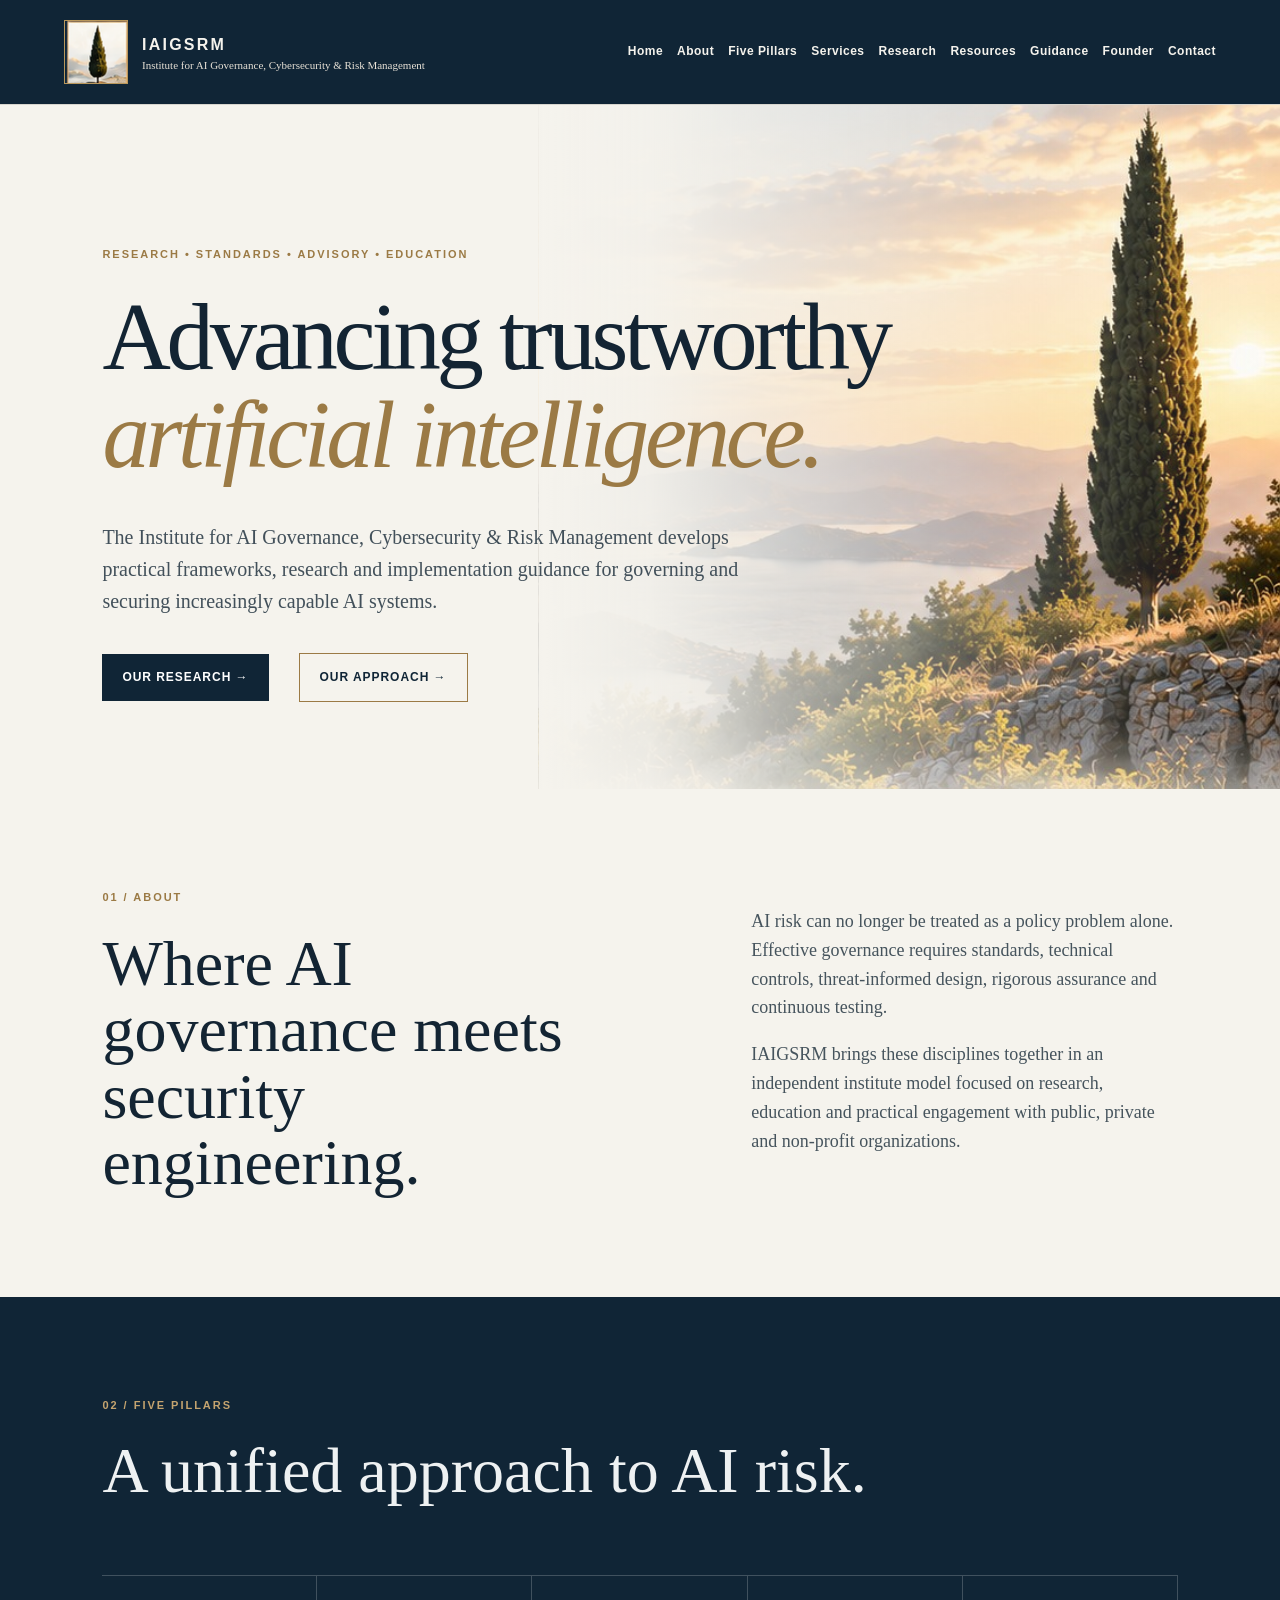
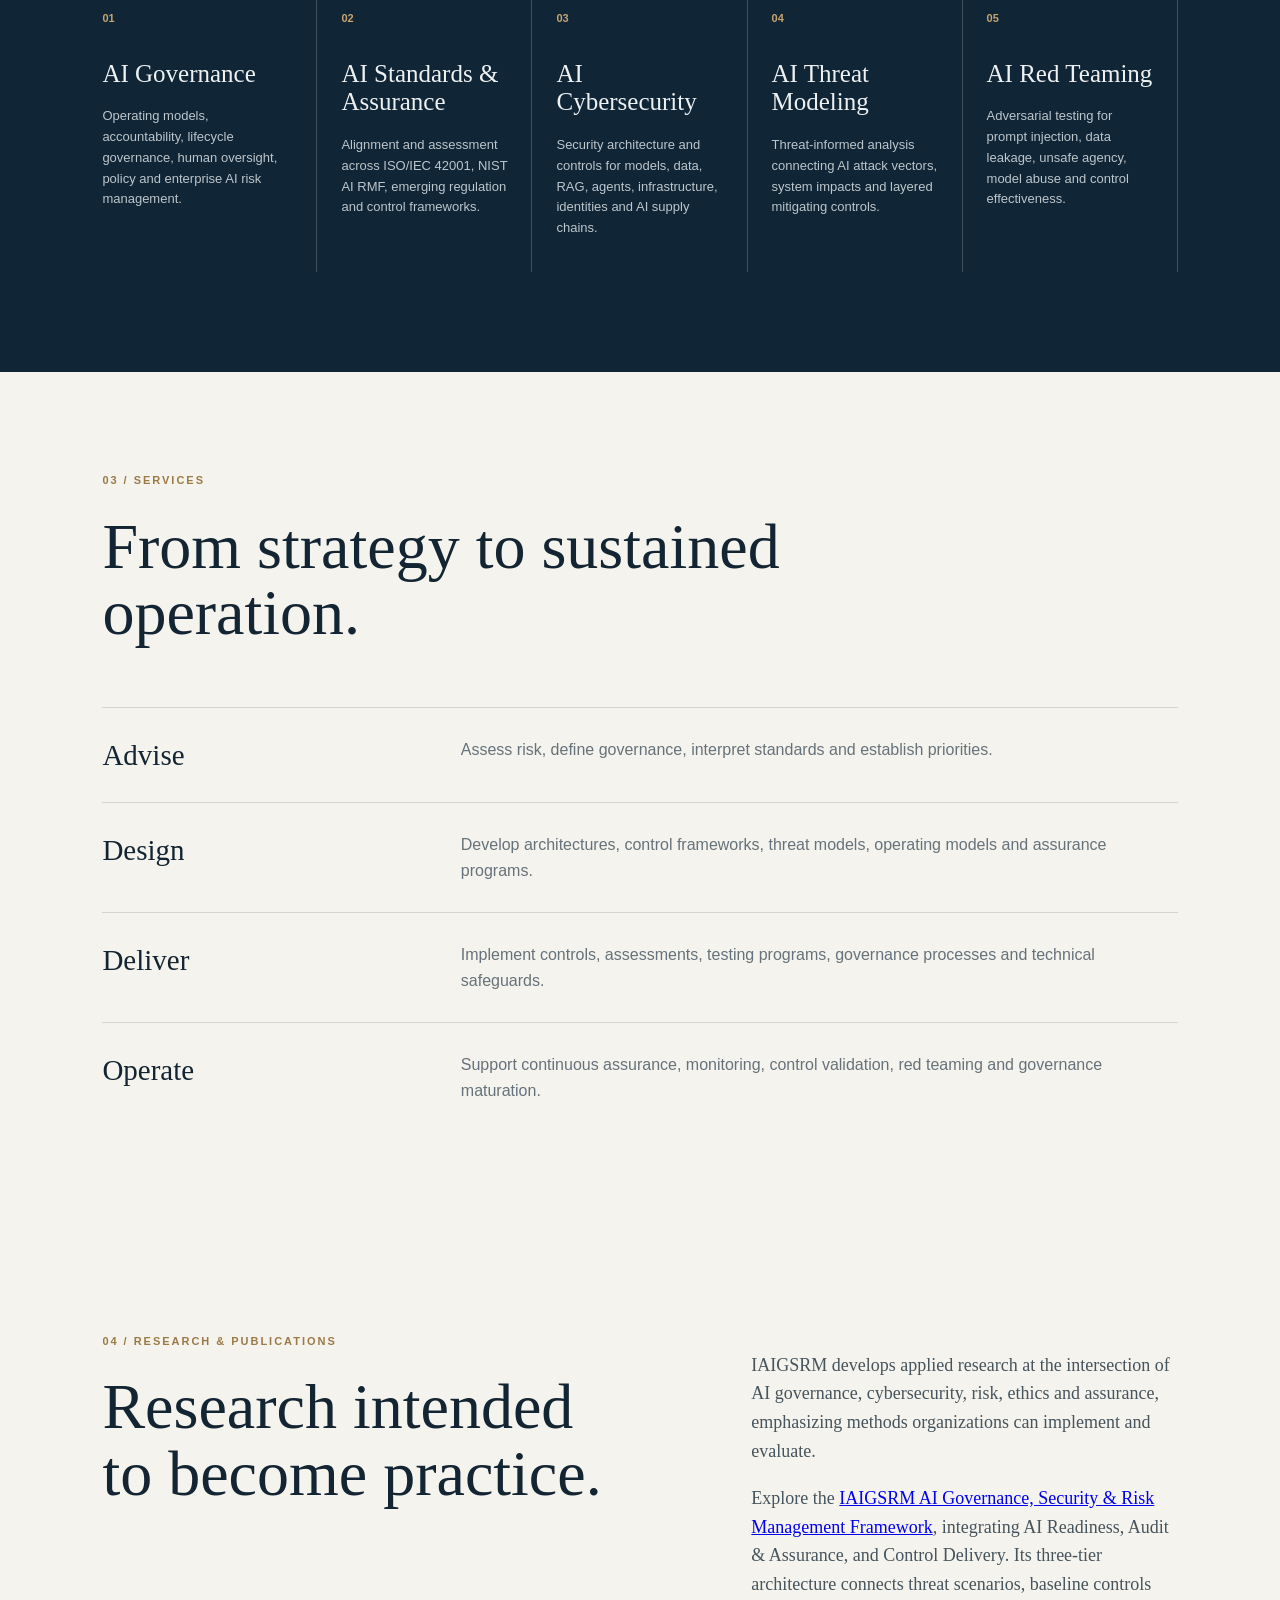
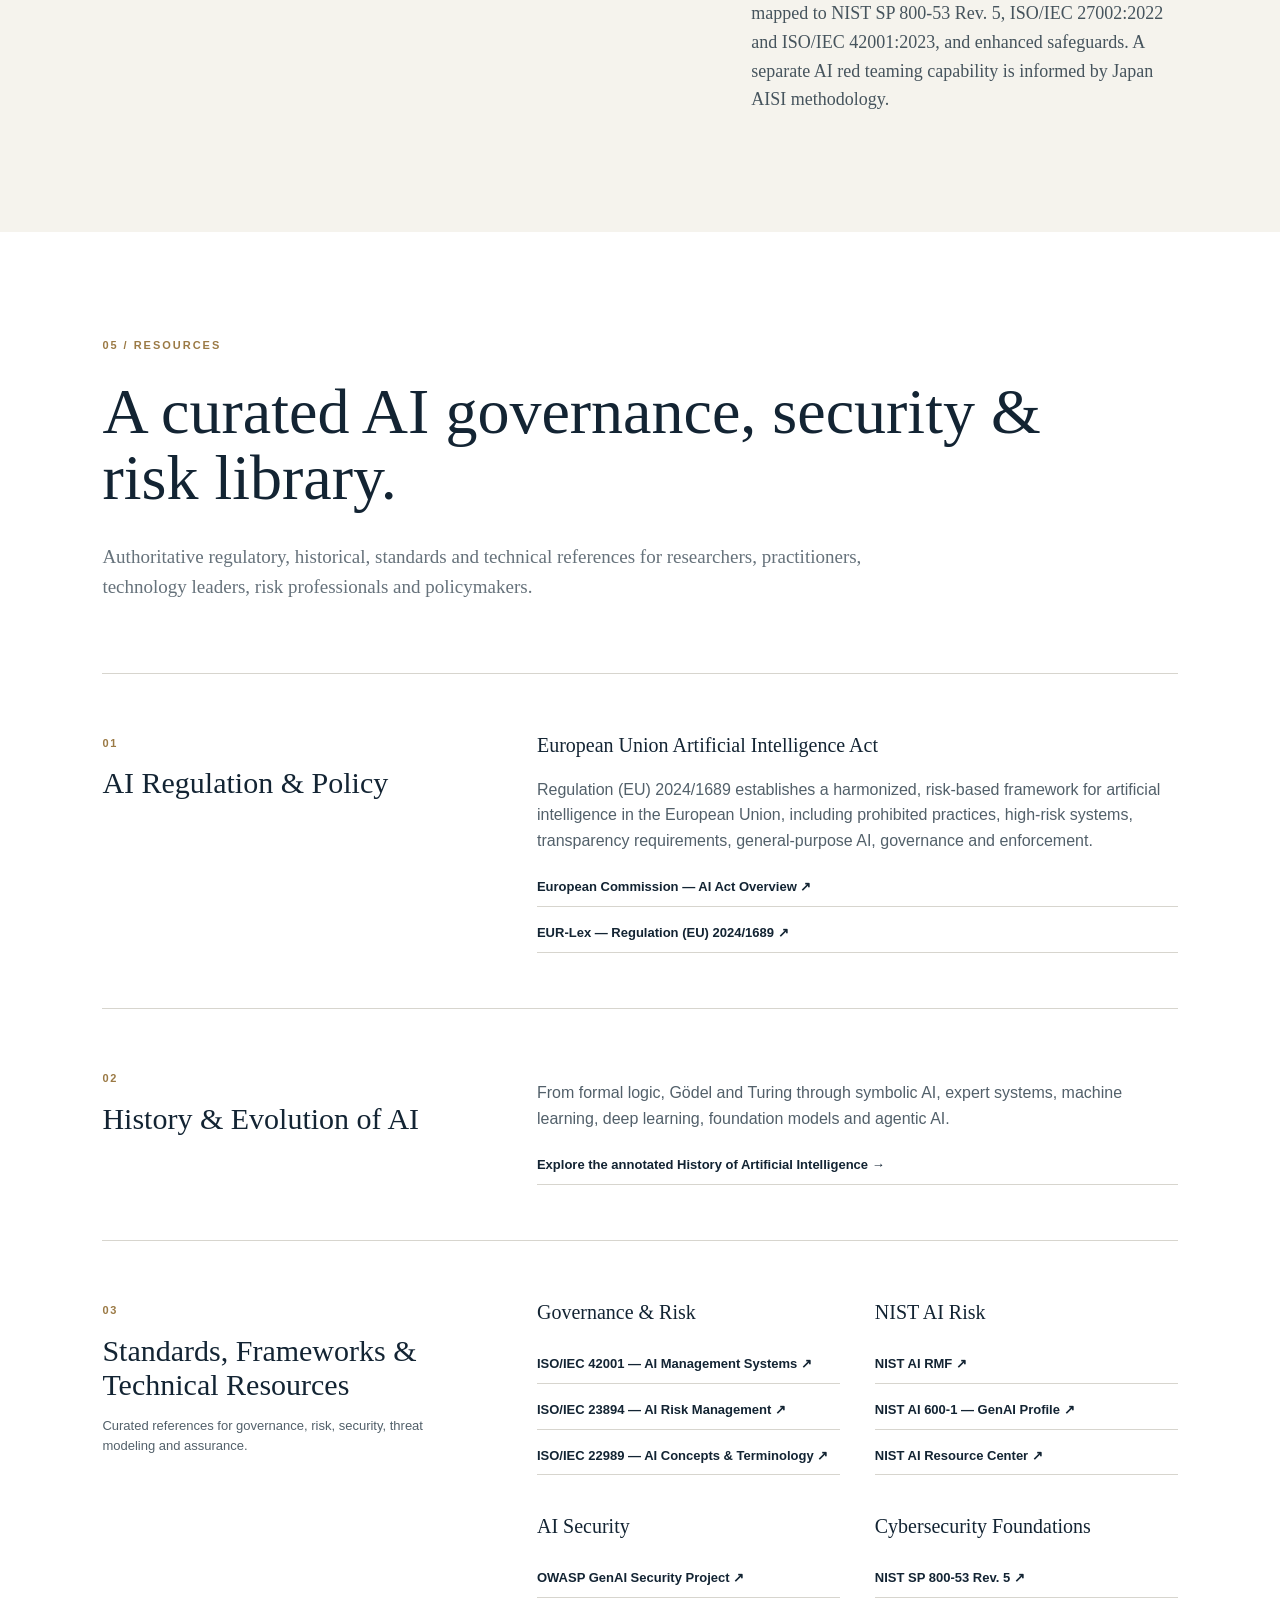
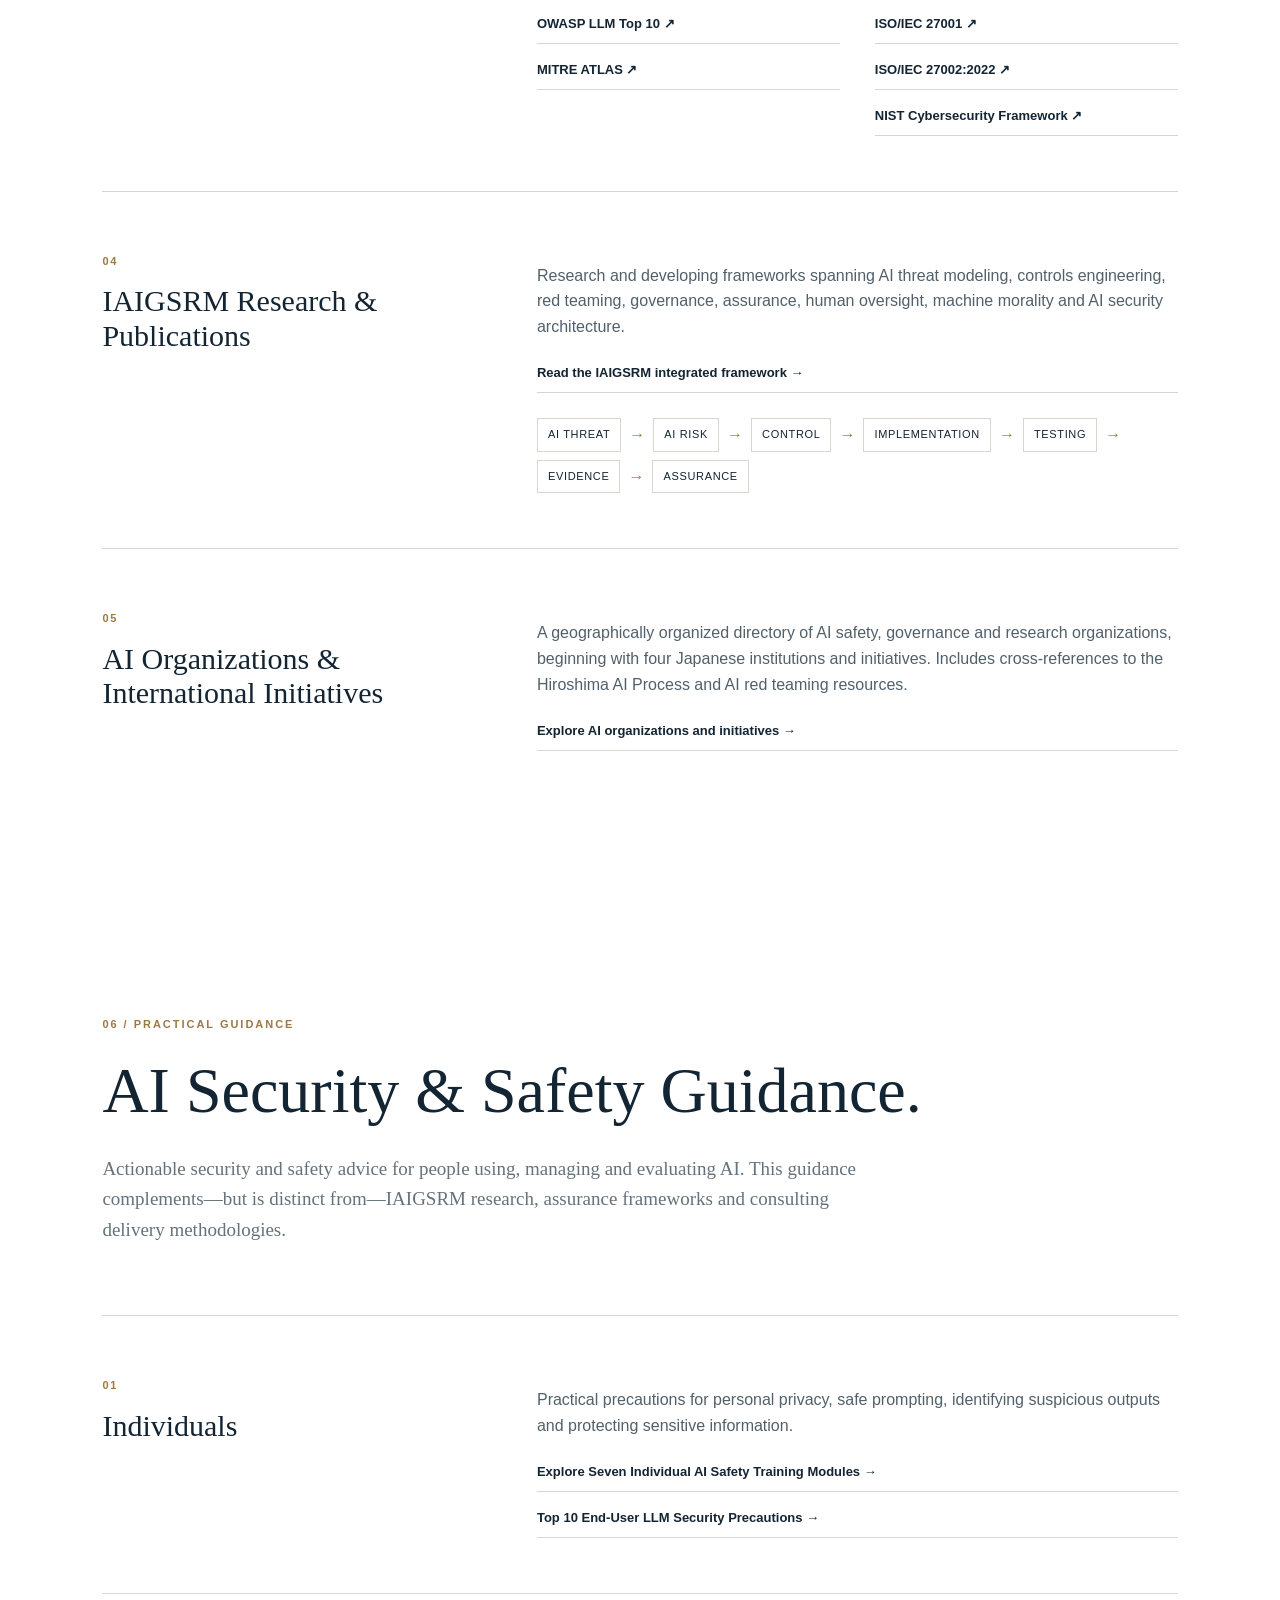
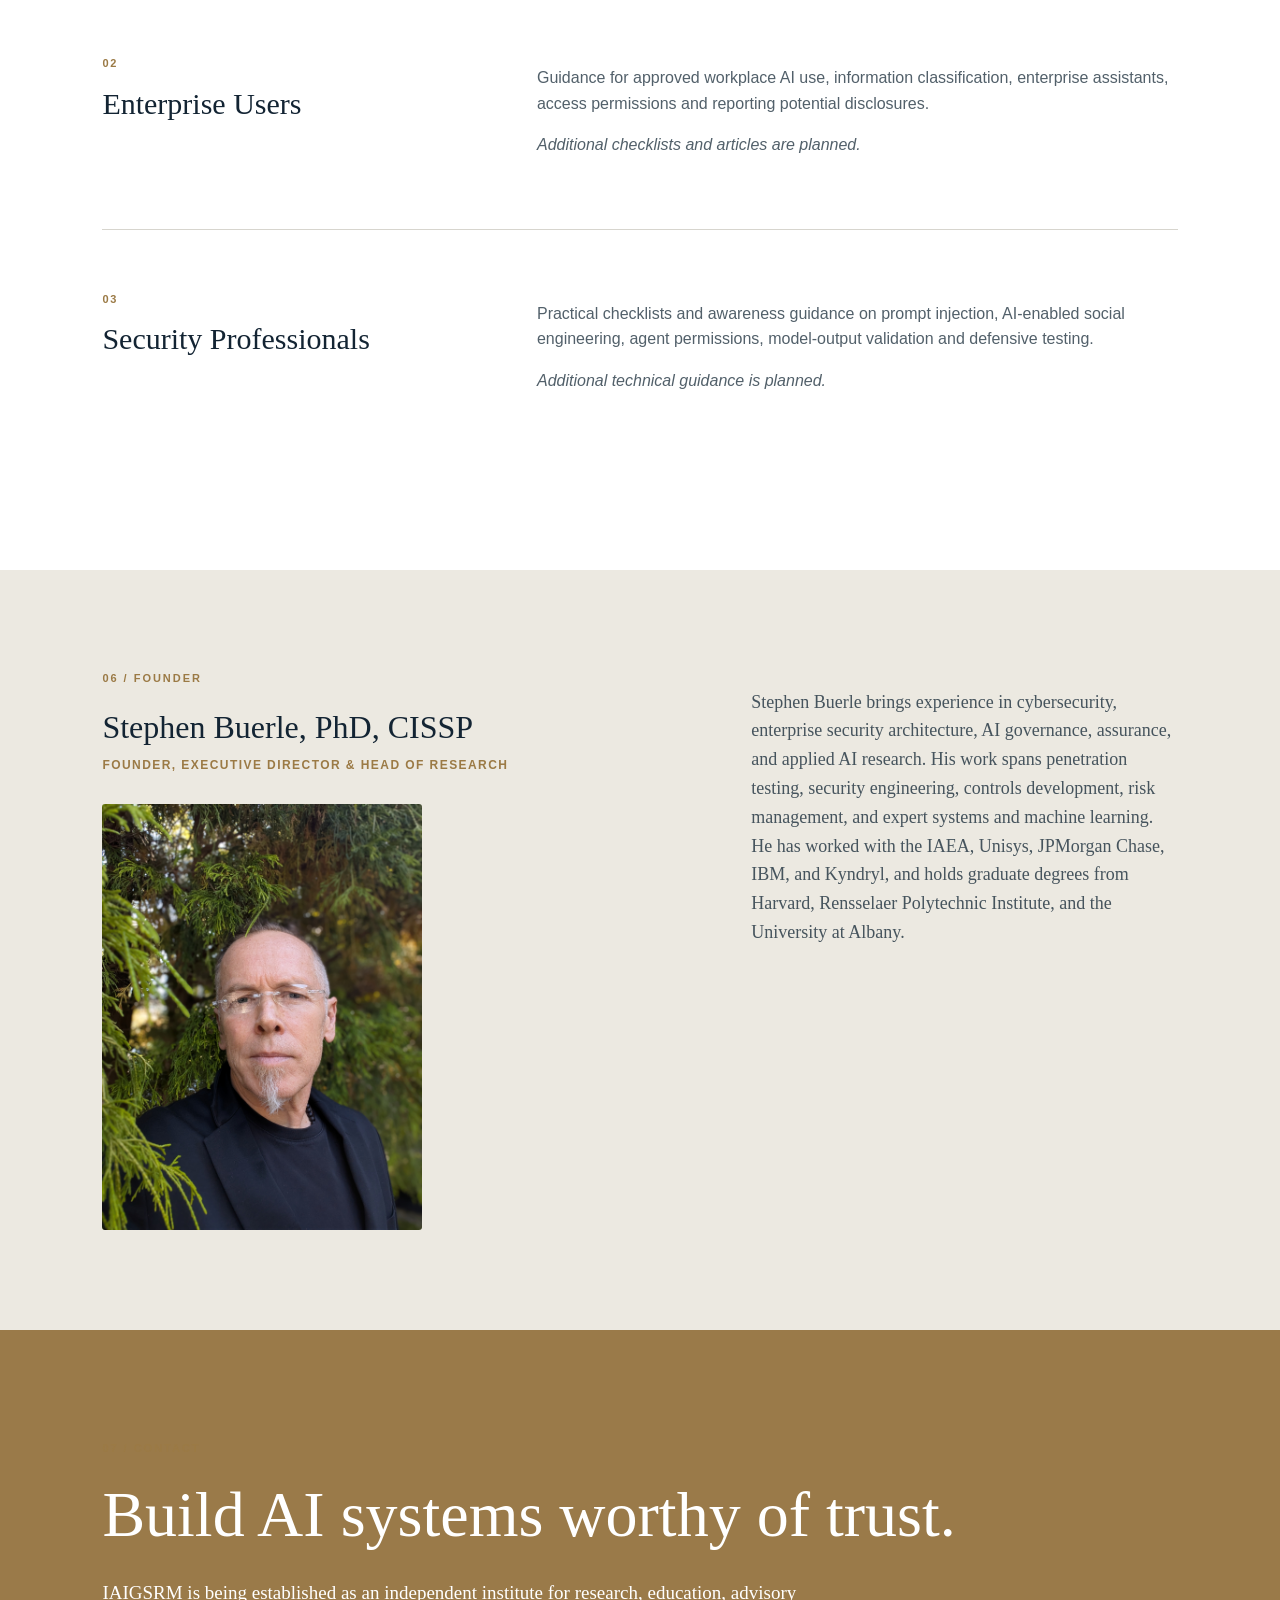
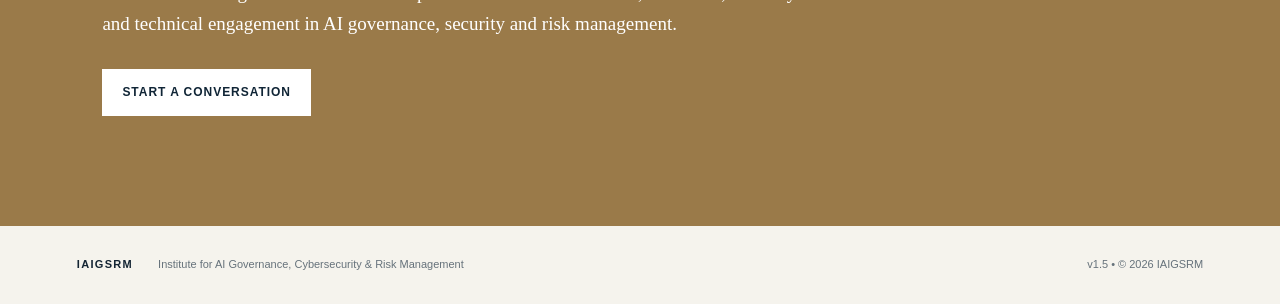
<file: index.html>
<!doctype html><html lang="en"><head><meta charset="utf-8"><meta name="viewport" content="width=device-width,initial-scale=1"><meta name="description" content="Institute for AI Governance, Cybersecurity &amp; Risk Management: research, advisory and implementation across AI governance, standards, cybersecurity, threat modeling and red teaming."><title>IAIGSRM | Institute for AI Governance, Cybersecurity &amp; Risk Management</title><link rel="stylesheet" href="styles.css"></head><body>
<header class="site-header"><a class="brand" href="#home" aria-label="Institute homepage"><img class="emblem" src="assets/cypress-emblem.png" alt="Cypress tree emblem" width="64" height="64"><span><strong>IAIGSRM</strong><small>Institute for AI Governance, Cybersecurity &amp; Risk Management</small></span></a><button class="menu-toggle" type="button" aria-controls="primary-nav" aria-expanded="false" onclick="const n=document.getElementById('primary-nav');const open=n.classList.toggle('open');this.setAttribute('aria-expanded',String(open))">Menu ☰</button><nav id="primary-nav" aria-label="Primary"><a href="#home">Home</a><a href="#institute">About</a><a href="#pillars">Five Pillars</a><a href="#services">Services</a><a href="#research">Research</a><a href="#resources">Resources</a><a href="#guidance">Guidance</a><a href="#founder">Founder</a><a href="#contact">Contact</a></nav></header><main>
<section class="hero" id="home"><div class="landscape" role="img" aria-label="Mediterranean coast and cypress trees"></div><div class="hero-content"><div class="eyebrow">RESEARCH • STANDARDS • ADVISORY • EDUCATION</div><h1>Advancing trustworthy<br><em>artificial intelligence.</em></h1><p class="lede">The Institute for AI Governance, Cybersecurity &amp; Risk Management develops practical frameworks, research and implementation guidance for governing and securing increasingly capable AI systems.</p><div class="actions"><a class="button" href="#research">Our Research →</a><a class="button secondary" href="#institute">Our Approach →</a></div></div></section>
<section class="intro" id="institute"><div><div class="section-no">01 / ABOUT</div><h2>Where AI governance meets security engineering.</h2></div><div><p>AI risk can no longer be treated as a policy problem alone. Effective governance requires standards, technical controls, threat-informed design, rigorous assurance and continuous testing.</p><p>IAIGSRM brings these disciplines together in an independent institute model focused on research, education and practical engagement with public, private and non-profit organizations.</p></div></section>
<section class="dark" id="pillars"><div class="section-no">02 / FIVE PILLARS</div><h2>A unified approach to AI risk.</h2><div class="grid"><article><b>01</b><h3>AI Governance</h3><p>Operating models, accountability, lifecycle governance, human oversight, policy and enterprise AI risk management.</p></article><article><b>02</b><h3>AI Standards &amp; Assurance</h3><p>Alignment and assessment across ISO/IEC 42001, NIST AI RMF, emerging regulation and control frameworks.</p></article><article><b>03</b><h3>AI Cybersecurity</h3><p>Security architecture and controls for models, data, RAG, agents, infrastructure, identities and AI supply chains.</p></article><article><b>04</b><h3>AI Threat Modeling</h3><p>Threat-informed analysis connecting AI attack vectors, system impacts and layered mitigating controls.</p></article><article><b>05</b><h3>AI Red Teaming</h3><p>Adversarial testing for prompt injection, data leakage, unsafe agency, model abuse and control effectiveness.</p></article></div></section>
<section class="services" id="services"><div class="section-no">03 / SERVICES</div><h2>From strategy to sustained operation.</h2><div class="service-row"><strong>Advise</strong><p>Assess risk, define governance, interpret standards and establish priorities.</p></div><div class="service-row"><strong>Design</strong><p>Develop architectures, control frameworks, threat models, operating models and assurance programs.</p></div><div class="service-row"><strong>Deliver</strong><p>Implement controls, assessments, testing programs, governance processes and technical safeguards.</p></div><div class="service-row"><strong>Operate</strong><p>Support continuous assurance, monitoring, control validation, red teaming and governance maturation.</p></div></section>
<section class="research" id="research"><div><div class="section-no">04 / RESEARCH &amp; PUBLICATIONS</div><h2>Research intended to become practice.</h2></div><div><p>IAIGSRM develops applied research at the intersection of AI governance, cybersecurity, risk, ethics and assurance, emphasizing methods organizations can implement and evaluate.</p><p>Explore the <a href="framework.html">IAIGSRM AI Governance, Security &amp; Risk Management Framework</a>, integrating AI Readiness, Audit &amp; Assurance, and Control Delivery. Its three-tier architecture connects threat scenarios, baseline controls mapped to NIST SP 800-53 Rev. 5, ISO/IEC 27002:2022 and ISO/IEC 42001:2023, and enhanced safeguards. A separate AI red teaming capability is informed by Japan AISI methodology.</p></div></section>
<section class="resources" id="resources"><div class="section-no">05 / RESOURCES</div><h2>A curated AI governance, security &amp; risk library.</h2><p class="resource-lede">Authoritative regulatory, historical, standards and technical references for researchers, practitioners, technology leaders, risk professionals and policymakers.</p>
<div class="resource-block"><div><span class="resource-num">01</span><h3>AI Regulation &amp; Policy</h3></div><div><h4>European Union Artificial Intelligence Act</h4><p>Regulation (EU) 2024/1689 establishes a harmonized, risk-based framework for artificial intelligence in the European Union, including prohibited practices, high-risk systems, transparency requirements, general-purpose AI, governance and enforcement.</p><div class="links"><a href="https://digital-strategy.ec.europa.eu/en/policies/regulatory-framework-ai">European Commission — AI Act Overview ↗</a><a href="https://eur-lex.europa.eu/eli/reg/2024/1689/oj">EUR-Lex — Regulation (EU) 2024/1689 ↗</a></div></div></div>
<div class="resource-block"><div><span class="resource-num">02</span><h3>History &amp; Evolution of AI</h3></div><div><p>From formal logic, Gödel and Turing through symbolic AI, expert systems, machine learning, deep learning, foundation models and agentic AI.</p><div class="links"><a href="history-of-ai.html">Explore the annotated History of Artificial Intelligence →</a></div></div></div>
<div class="resource-block"><div><span class="resource-num">03</span><h3>Standards, Frameworks &amp; Technical Resources</h3><p class="small-note">Curated references for governance, risk, security, threat modeling and assurance.</p></div><div class="reference-grid"><article><h4>Governance &amp; Risk</h4><a href="https://www.iso.org/standard/81230.html">ISO/IEC 42001 — AI Management Systems ↗</a><a href="https://www.iso.org/standard/77304.html">ISO/IEC 23894 — AI Risk Management ↗</a><a href="https://www.iso.org/standard/74296.html">ISO/IEC 22989 — AI Concepts &amp; Terminology ↗</a></article><article><h4>NIST AI Risk</h4><a href="https://www.nist.gov/itl/ai-risk-management-framework">NIST AI RMF ↗</a><a href="https://www.nist.gov/publications/artificial-intelligence-risk-management-framework-generative-artificial-intelligence">NIST AI 600-1 — GenAI Profile ↗</a><a href="https://airc.nist.gov/">NIST AI Resource Center ↗</a></article><article><h4>AI Security</h4><a href="https://genai.owasp.org/">OWASP GenAI Security Project ↗</a><a href="https://genai.owasp.org/llm-top-10/">OWASP LLM Top 10 ↗</a><a href="https://atlas.mitre.org/">MITRE ATLAS ↗</a></article><article><h4>Cybersecurity Foundations</h4><a href="https://csrc.nist.gov/pubs/sp/800/53/r5/upd1/final">NIST SP 800-53 Rev. 5 ↗</a><a href="https://www.iso.org/standard/27001">ISO/IEC 27001 ↗</a><a href="https://www.iso.org/standard/75652.html">ISO/IEC 27002:2022 ↗</a><a href="https://www.nist.gov/cyberframework">NIST Cybersecurity Framework ↗</a></article></div></div>
<div class="resource-block"><div><span class="resource-num">04</span><h3>IAIGSRM Research &amp; Publications</h3></div><div><p>Research and developing frameworks spanning AI threat modeling, controls engineering, red teaming, governance, assurance, human oversight, machine morality and AI security architecture.</p><div class="links"><a href="framework.html">Read the IAIGSRM integrated framework →</a></div><div class="research-chain"><span>AI Threat</span><b>→</b><span>AI Risk</span><b>→</b><span>Control</span><b>→</b><span>Implementation</span><b>→</b><span>Testing</span><b>→</b><span>Evidence</span><b>→</b><span>Assurance</span></div></div></div>
<div class="resource-block"><div><span class="resource-num">05</span><h3>AI Organizations &amp; International Initiatives</h3></div><div><p>A geographically organized directory of AI safety, governance and research organizations, beginning with four Japanese institutions and initiatives. Includes cross-references to the Hiroshima AI Process and AI red teaming resources.</p><div class="links"><a href="organizations.html">Explore AI organizations and initiatives →</a></div></div></div></section>
<section class="resources" id="guidance"><div class="section-no">06 / PRACTICAL GUIDANCE</div><h2>AI Security &amp; Safety Guidance.</h2><p class="resource-lede">Actionable security and safety advice for people using, managing and evaluating AI. This guidance complements—but is distinct from—IAIGSRM research, assurance frameworks and consulting delivery methodologies.</p>
<div class="resource-block"><div><span class="resource-num">01</span><h3>Individuals</h3></div><div><p>Practical precautions for personal privacy, safe prompting, identifying suspicious outputs and protecting sensitive information.</p><div class="links"><a href="guidance/individual/index.html">Explore Seven Individual AI Safety Training Modules →</a><a href="llm-security-precautions.html">Top 10 End-User LLM Security Precautions →</a></div></div></div>
<div class="resource-block"><div><span class="resource-num">02</span><h3>Enterprise Users</h3></div><div><p>Guidance for approved workplace AI use, information classification, enterprise assistants, access permissions and reporting potential disclosures.</p><p><em>Additional checklists and articles are planned.</em></p></div></div>
<div class="resource-block"><div><span class="resource-num">03</span><h3>Security Professionals</h3></div><div><p>Practical checklists and awareness guidance on prompt injection, AI-enabled social engineering, agent permissions, model-output validation and defensive testing.</p><p><em>Additional technical guidance is planned.</em></p></div></div>
</section>
<section class="founder" id="founder"><div><div class="section-no">06 / FOUNDER</div><h2>Stephen Buerle, PhD, CISSP</h2><p class="founder-role">Founder, Executive Director &amp; Head of Research</p><img class="founder-portrait" src="sbuerle.jpg" alt="Portrait of Stephen Buerle" loading="lazy" width="320" height="427"></div><div><p>Stephen Buerle brings experience in cybersecurity, enterprise security architecture, AI governance, assurance, and applied AI research. His work spans penetration testing, security engineering, controls development, risk management, and expert systems and machine learning. He has worked with the IAEA, Unisys, JPMorgan Chase, IBM, and Kyndryl, and holds graduate degrees from Harvard, Rensselaer Polytechnic Institute, and the University at Albany.</p></div></section>
<section class="contact" id="contact"><div class="section-no">07 / CONTACT</div><h2>Build AI systems worthy of trust.</h2><p>IAIGSRM is being established as an independent institute for research, education, advisory and technical engagement in AI governance, security and risk management.</p><a class="button light" href="mailto:stephen.buerle.phd@gmail.com">Start a conversation</a></section></main><footer><strong>IAIGSRM</strong><span>Institute for AI Governance, Cybersecurity &amp; Risk Management</span><span>v1.5 • © 2026 IAIGSRM</span></footer></body></html>
</file>
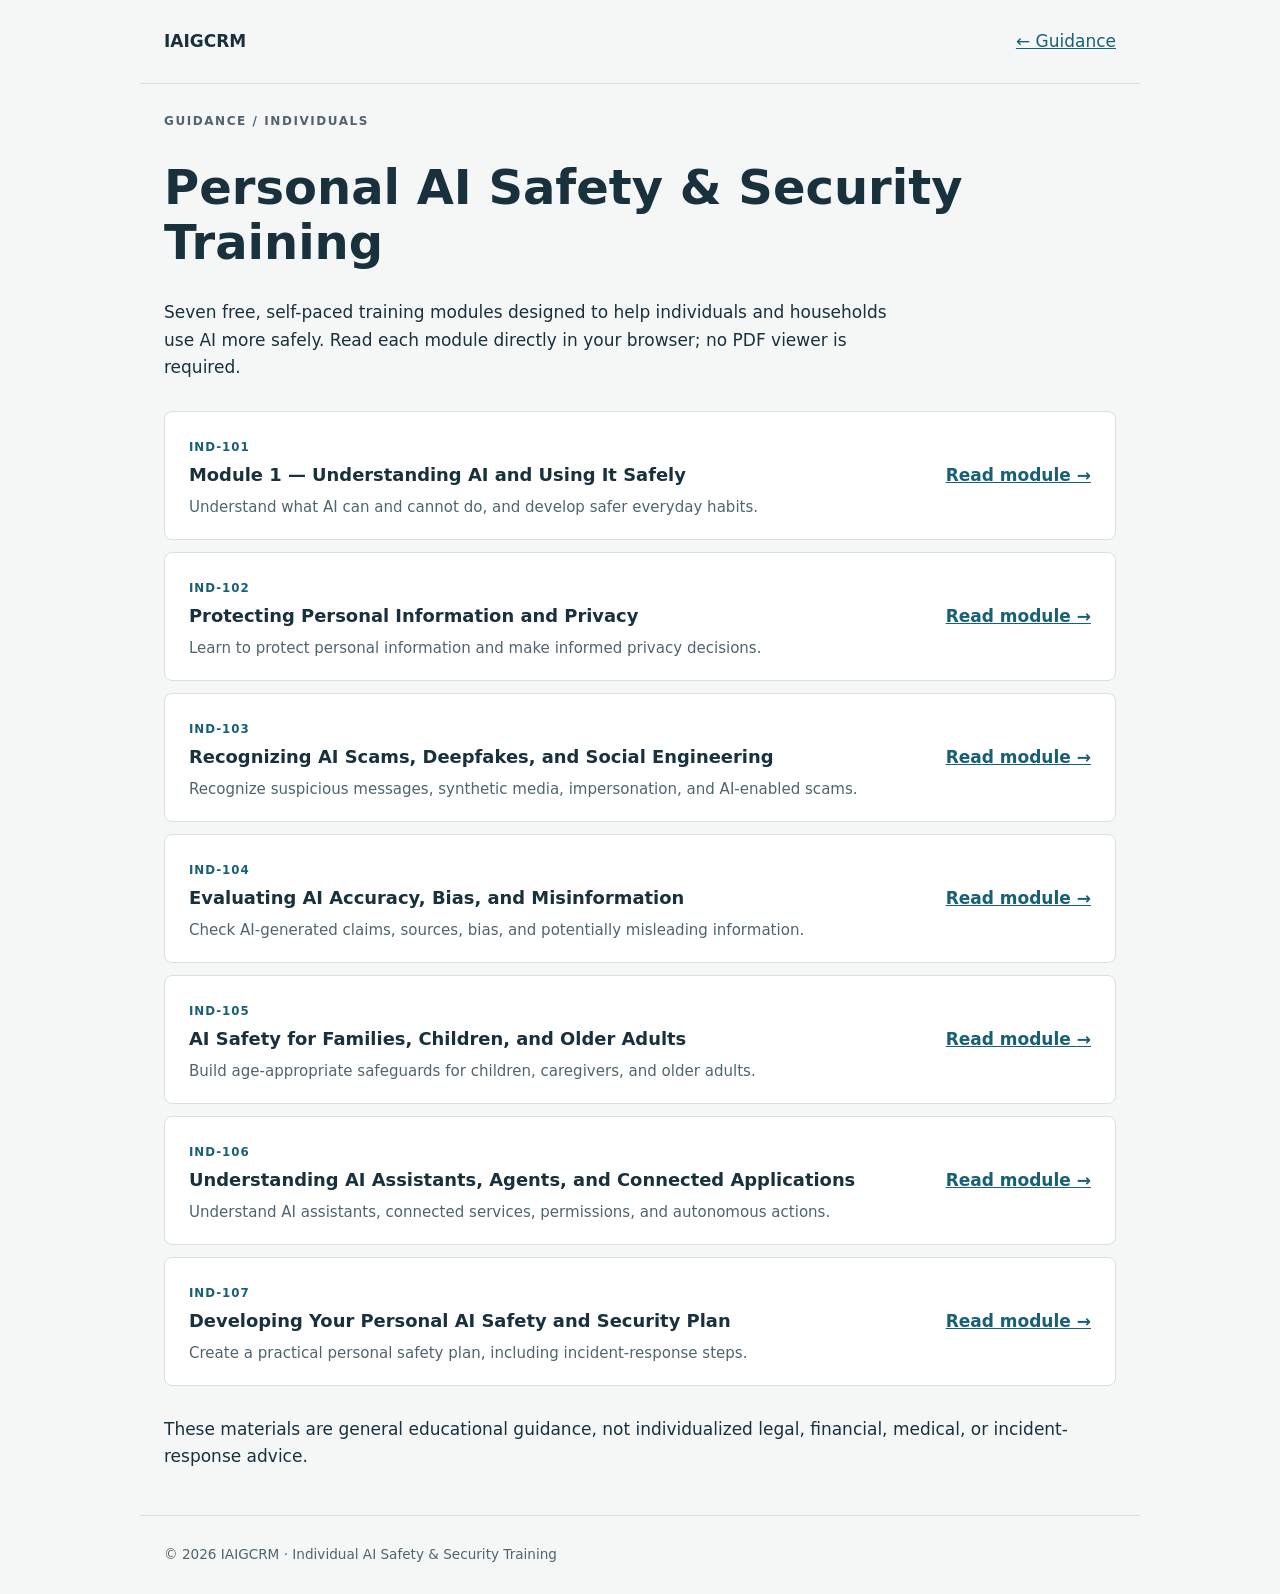
<file: guidance/individual/index.html>
<!DOCTYPE html>
<html lang="en"><head><meta charset="utf-8"/><meta content="width=device-width,initial-scale=1" name="viewport"/><meta content="Seven free individual AI safety and security training modules from IAIGCRM." name="description"/><title>Individual AI Safety Training | IAIGCRM</title><style>
:root{--ink:#18313d;--muted:#50646e;--line:#d7e0e2;--bg:#f5f7f7;--link:#176076}*{box-sizing:border-box}body{margin:0;background:var(--bg);color:var(--ink);font:17px/1.6 system-ui,-apple-system,sans-serif}header,main,footer{max-width:1000px;margin:auto;padding:28px 24px}header{display:flex;justify-content:space-between;align-items:center;border-bottom:1px solid var(--line)}a{color:var(--link)}.brand{font-weight:750;text-decoration:none;color:var(--ink)}.eyebrow{letter-spacing:.13em;font-size:.75rem;font-weight:750;text-transform:uppercase;color:var(--muted)}h1{font-size:clamp(2rem,4vw,3rem);line-height:1.15;margin:.6em 0}.intro{max-width:750px}ol{list-style:none;padding:0;margin:30px 0}li{background:white;border:1px solid var(--line);border-radius:8px;padding:20px 24px;margin-bottom:12px;display:flex;justify-content:space-between;align-items:center;gap:24px}li h2{font-size:1.12rem;margin:.1em 0}li p{margin:.35em 0 0;color:var(--muted);font-size:.94rem}.code{font-size:.74rem;letter-spacing:.08em;font-weight:750;color:var(--link)}.read{white-space:nowrap;font-weight:700}footer{border-top:1px solid var(--line);color:var(--muted);font-size:.85rem}@media(max-width:620px){li{display:block}.read{display:inline-block;margin-top:12px}}
</style></head><body><header><a class="brand" href="../../index.html#guidance">IAIGCRM</a><a href="../../index.html#guidance">← Guidance</a></header><main><div class="eyebrow">Guidance / Individuals</div><h1>Personal AI Safety &amp; Security Training</h1><p class="intro">Seven free, self-paced training modules designed to help individuals and households use AI more safely. Read each module directly in your browser; no PDF viewer is required.</p><ol><li><div><span class="code">IND-101</span><h2>Module 1 — Understanding AI and Using It Safely</h2><p>Understand what AI can and cannot do, and develop safer everyday habits.</p></div><a class="read" href="IAIGCRM-IND-101-v1.1.html">Read module →</a></li>
<li><div><span class="code">IND-102</span><h2>Protecting Personal Information and Privacy</h2><p>Learn to protect personal information and make informed privacy decisions.</p></div><a class="read" href="IAIGCRM-IND-102-v1.3.html">Read module →</a></li>
<li><div><span class="code">IND-103</span><h2>Recognizing AI Scams, Deepfakes, and Social Engineering</h2><p>Recognize suspicious messages, synthetic media, impersonation, and AI-enabled scams.</p></div><a class="read" href="IAIGCRM-IND-103-v1.4.html">Read module →</a></li>
<li><div><span class="code">IND-104</span><h2>Evaluating AI Accuracy, Bias, and Misinformation</h2><p>Check AI-generated claims, sources, bias, and potentially misleading information.</p></div><a class="read" href="IAIGCRM-IND-104-v1.4.html">Read module →</a></li>
<li><div><span class="code">IND-105</span><h2>AI Safety for Families, Children, and Older Adults</h2><p>Build age-appropriate safeguards for children, caregivers, and older adults.</p></div><a class="read" href="IAIGCRM-IND-105-v1.6.html">Read module →</a></li>
<li><div><span class="code">IND-106</span><h2>Understanding AI Assistants, Agents, and Connected Applications</h2><p>Understand AI assistants, connected services, permissions, and autonomous actions.</p></div><a class="read" href="IAIGCRM-IND-106-v1.3.html">Read module →</a></li>
<li><div><span class="code">IND-107</span><h2>Developing Your Personal AI Safety and Security Plan</h2><p>Create a practical personal safety plan, including incident-response steps.</p></div><a class="read" href="IAIGCRM-IND-107-v1.3.html">Read module →</a></li></ol><p>These materials are general educational guidance, not individualized legal, financial, medical, or incident-response advice.</p></main><footer>© 2026 IAIGCRM · Individual AI Safety &amp; Security Training</footer></body></html>
</file>
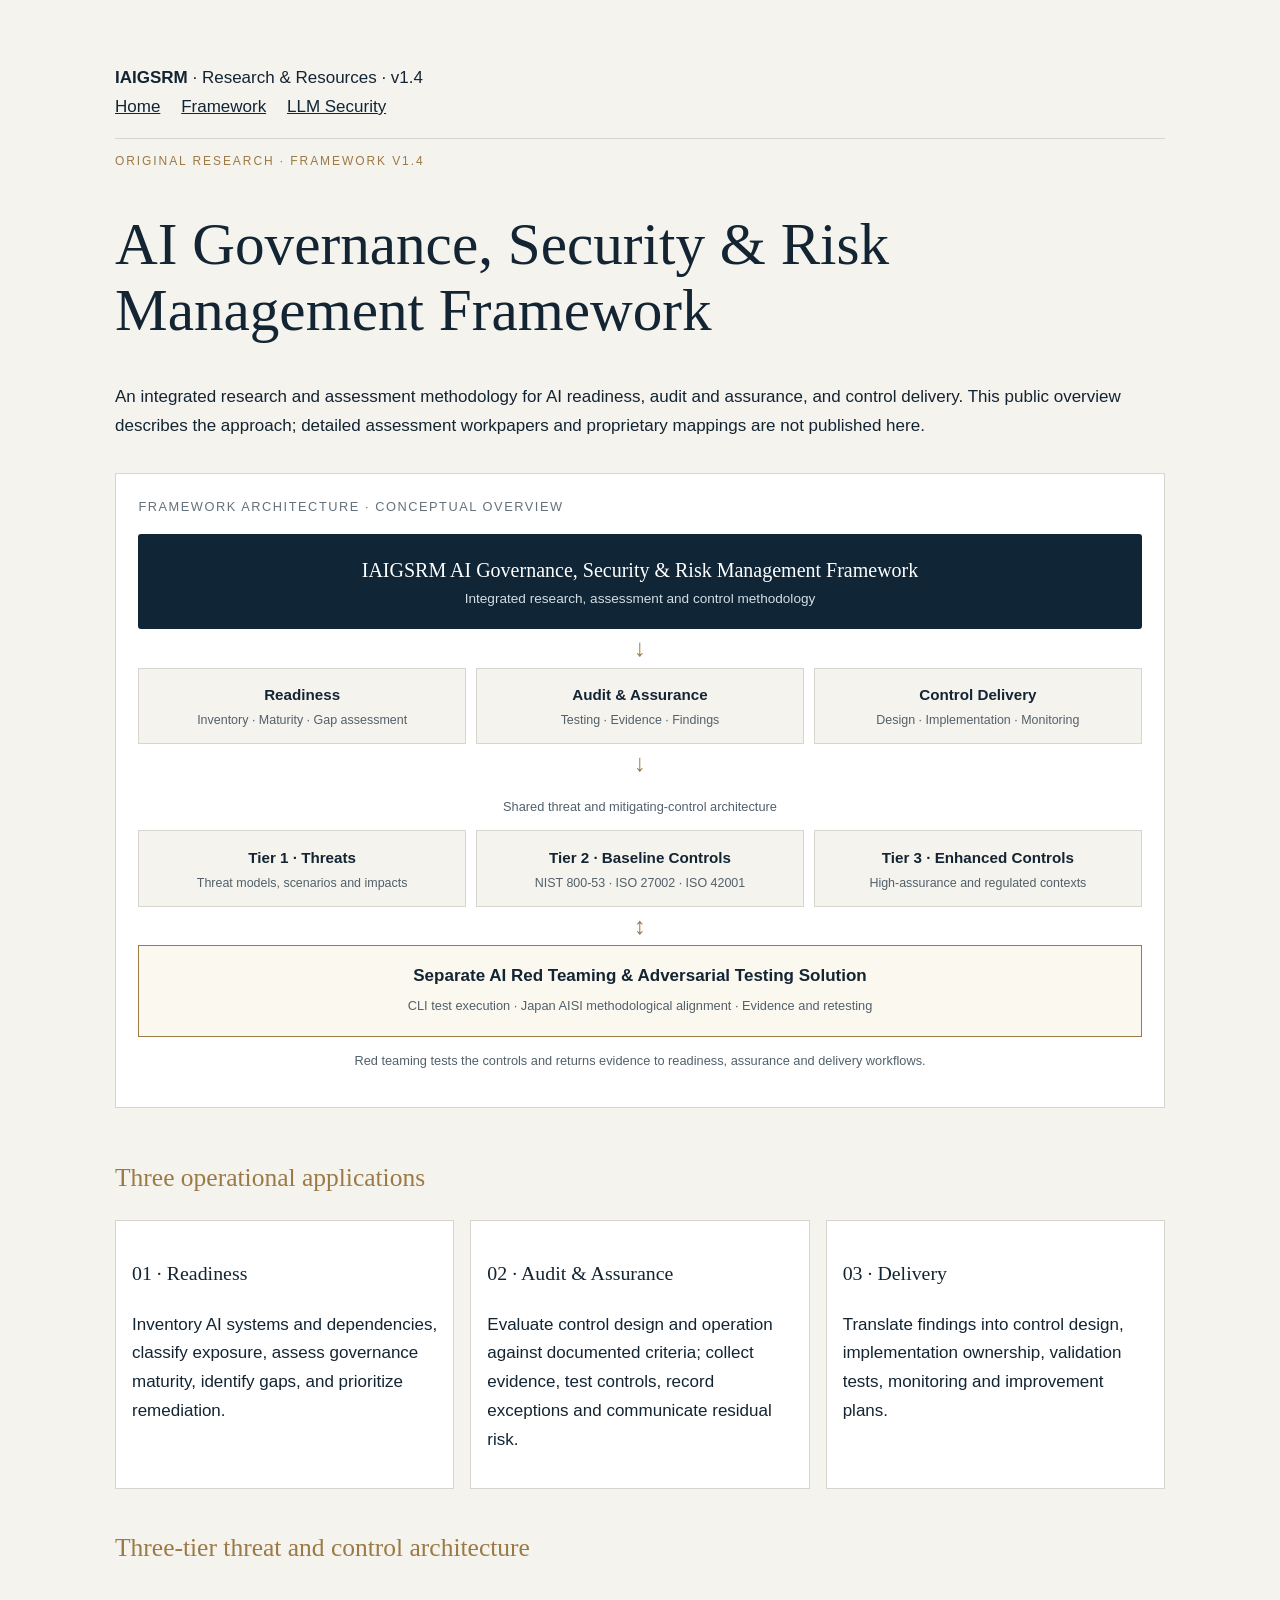
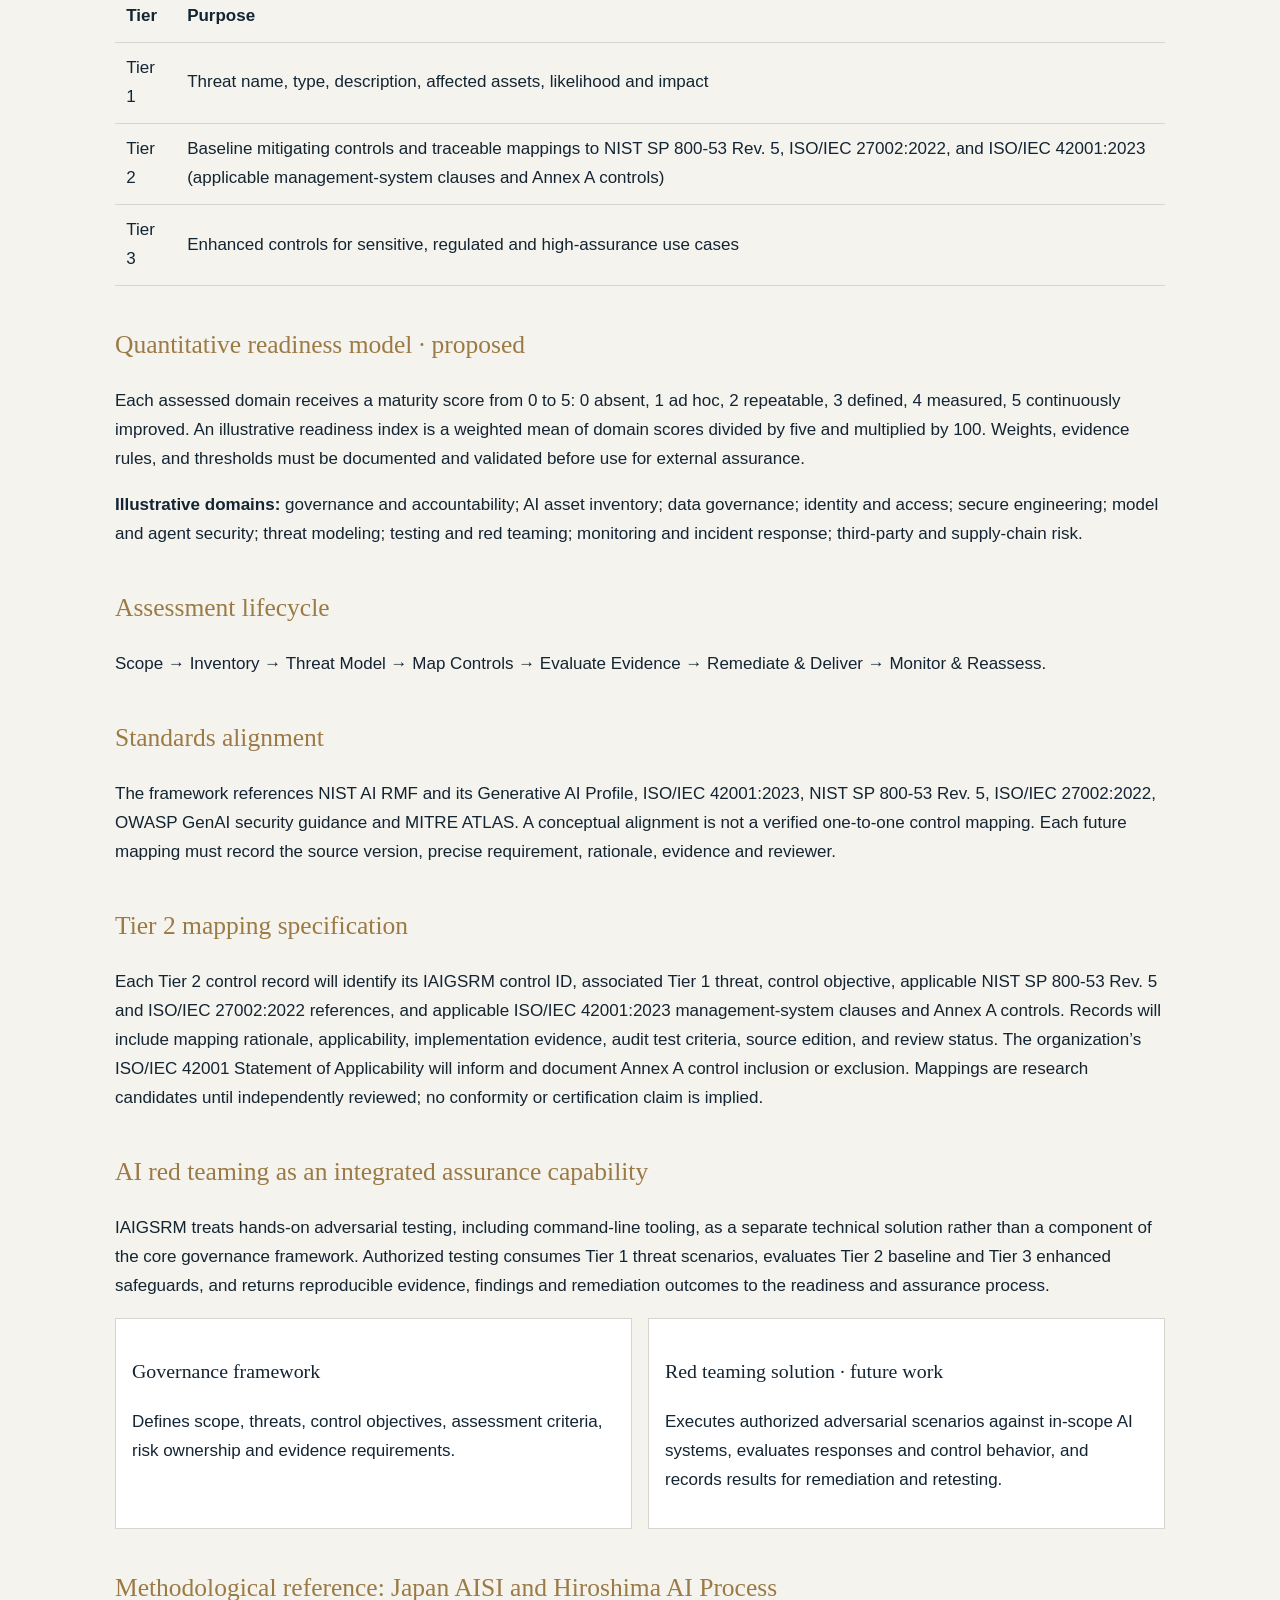
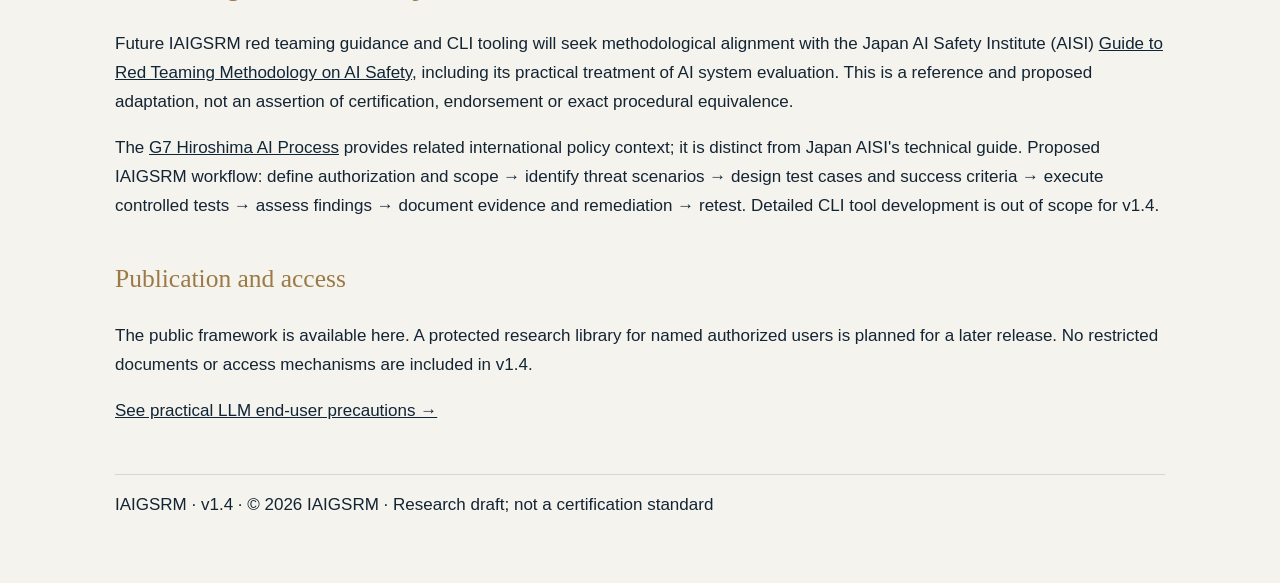
<file: framework.html>
<!doctype html><html lang="en"><head><meta charset="utf-8"><meta name="viewport" content="width=device-width,initial-scale=1"><title>AI Governance, Security &amp; Risk Management Framework | IAIGSRM</title><style>body{font:17px/1.7 Arial,sans-serif;color:#132433;background:#f5f3ed;max-width:1050px;margin:auto;padding:3rem}h1,h2,h3{font-family:Georgia,serif;font-weight:normal}h1{font-size:clamp(2.3rem,5vw,3.7rem);line-height:1.12}h2{color:#9b7a45;margin-top:2.3rem}a{color:#102536}header,footer{border-bottom:1px solid #d7d5ce;padding:1rem 0}footer{border-top:1px solid #d7d5ce;border-bottom:0;margin-top:3rem}.eyebrow{font-size:.75rem;letter-spacing:.16em;text-transform:uppercase;color:#9b7a45}.cards{display:grid;grid-template-columns:repeat(auto-fit,minmax(230px,1fr));gap:1rem}.cards article{border:1px solid #d7d5ce;padding:1rem;background:white}table{border-collapse:collapse;width:100%}td,th{padding:.7rem;border-bottom:1px solid #d7d5ce;text-align:left}nav a{margin-right:1.3rem}@media(max-width:600px){body{padding:1.2rem}}
/* v1.4 framework architecture overview */
.architecture{margin:2rem 0 3rem;padding:1.4rem;border:1px solid #d7d5ce;background:#fff}
.architecture figcaption{font-size:.8rem;text-transform:uppercase;letter-spacing:.12em;color:#66727b;margin-bottom:1rem}
.arch-head{background:#102536;color:#fff;text-align:center;padding:1.2rem;border-radius:3px}
.arch-head strong{display:block;font-family:Georgia,serif;font-size:1.25rem;font-weight:normal}
.arch-head span{display:block;font-size:.85rem;color:#d3dee4}
.arch-arrow{text-align:center;color:#9b7a45;font-size:1.5rem;line-height:1.6}
.arch-three{display:grid;grid-template-columns:repeat(3,minmax(0,1fr));gap:.65rem}
.arch-node{border:1px solid #d7d5ce;background:#f5f3ed;padding:.85rem;text-align:center}
.arch-node strong{display:block;font-size:.95rem}
.arch-node span{display:block;font-size:.78rem;line-height:1.4;color:#52606a;margin-top:.25rem}
.arch-caption{text-align:center;margin:.8rem 0;font-size:.8rem;color:#52606a}
.arch-tool{border:1px solid #9b7a45;background:#fbf8f0;text-align:center;padding:1rem}
.arch-tool strong{display:block}.arch-tool span{font-size:.8rem;color:#52606a}
@media(max-width:600px){.architecture{padding:.8rem}.arch-three{grid-template-columns:1fr}.arch-node{padding:.6rem}}
</style></head><body><header><strong>IAIGSRM</strong> · Research &amp; Resources · v1.4 <nav><a href="index.html">Home</a><a href="framework.html">Framework</a><a href="llm-security-precautions.html">LLM Security</a></nav></header><main><p class="eyebrow">Original research · Framework v1.4</p><h1>AI Governance, Security &amp; Risk Management Framework</h1><p>An integrated research and assessment methodology for AI readiness, audit and assurance, and control delivery. This public overview describes the approach; detailed assessment workpapers and proprietary mappings are not published here.</p><figure class="architecture" aria-label="IAIGSRM framework architecture showing operational applications, three control tiers, and an integrated separate red teaming solution"><figcaption>Framework architecture · conceptual overview</figcaption><div class="arch-head"><strong>IAIGSRM AI Governance, Security &amp; Risk Management Framework</strong><span>Integrated research, assessment and control methodology</span></div><div class="arch-arrow" aria-hidden="true">↓</div><div class="arch-three"><div class="arch-node"><strong>Readiness</strong><span>Inventory · Maturity · Gap assessment</span></div><div class="arch-node"><strong>Audit &amp; Assurance</strong><span>Testing · Evidence · Findings</span></div><div class="arch-node"><strong>Control Delivery</strong><span>Design · Implementation · Monitoring</span></div></div><div class="arch-arrow" aria-hidden="true">↓</div><p class="arch-caption">Shared threat and mitigating-control architecture</p><div class="arch-three"><div class="arch-node"><strong>Tier 1 · Threats</strong><span>Threat models, scenarios and impacts</span></div><div class="arch-node"><strong>Tier 2 · Baseline Controls</strong><span>NIST 800-53 · ISO 27002 · ISO 42001</span></div><div class="arch-node"><strong>Tier 3 · Enhanced Controls</strong><span>High-assurance and regulated contexts</span></div></div><div class="arch-arrow" aria-hidden="true">↕</div><div class="arch-tool"><strong>Separate AI Red Teaming &amp; Adversarial Testing Solution</strong><span>CLI test execution · Japan AISI methodological alignment · Evidence and retesting</span></div><p class="arch-caption">Red teaming tests the controls and returns evidence to readiness, assurance and delivery workflows.</p></figure><h2>Three operational applications</h2><div class="cards"><article><h3>01 · Readiness</h3><p>Inventory AI systems and dependencies, classify exposure, assess governance maturity, identify gaps, and prioritize remediation.</p></article><article><h3>02 · Audit &amp; Assurance</h3><p>Evaluate control design and operation against documented criteria; collect evidence, test controls, record exceptions and communicate residual risk.</p></article><article><h3>03 · Delivery</h3><p>Translate findings into control design, implementation ownership, validation tests, monitoring and improvement plans.</p></article></div><h2>Three-tier threat and control architecture</h2><table><tr><th>Tier</th><th>Purpose</th></tr><tr><td>Tier 1</td><td>Threat name, type, description, affected assets, likelihood and impact</td></tr><tr><td>Tier 2</td><td>Baseline mitigating controls and traceable mappings to NIST SP 800-53 Rev. 5, ISO/IEC 27002:2022, and ISO/IEC 42001:2023 (applicable management-system clauses and Annex A controls)</td></tr><tr><td>Tier 3</td><td>Enhanced controls for sensitive, regulated and high-assurance use cases</td></tr></table><h2>Quantitative readiness model · proposed</h2><p>Each assessed domain receives a maturity score from 0 to 5: 0 absent, 1 ad hoc, 2 repeatable, 3 defined, 4 measured, 5 continuously improved. An illustrative readiness index is a weighted mean of domain scores divided by five and multiplied by 100. Weights, evidence rules, and thresholds must be documented and validated before use for external assurance.</p><p><strong>Illustrative domains:</strong> governance and accountability; AI asset inventory; data governance; identity and access; secure engineering; model and agent security; threat modeling; testing and red teaming; monitoring and incident response; third-party and supply-chain risk.</p><h2>Assessment lifecycle</h2><p>Scope → Inventory → Threat Model → Map Controls → Evaluate Evidence → Remediate &amp; Deliver → Monitor &amp; Reassess.</p><h2>Standards alignment</h2><p>The framework references NIST AI RMF and its Generative AI Profile, ISO/IEC 42001:2023, NIST SP 800-53 Rev. 5, ISO/IEC 27002:2022, OWASP GenAI security guidance and MITRE ATLAS. A conceptual alignment is not a verified one-to-one control mapping. Each future mapping must record the source version, precise requirement, rationale, evidence and reviewer.</p><h2>Tier 2 mapping specification</h2><p>Each Tier 2 control record will identify its IAIGSRM control ID, associated Tier 1 threat, control objective, applicable NIST SP 800-53 Rev. 5 and ISO/IEC 27002:2022 references, and applicable ISO/IEC 42001:2023 management-system clauses and Annex A controls. Records will include mapping rationale, applicability, implementation evidence, audit test criteria, source edition, and review status. The organization’s ISO/IEC 42001 Statement of Applicability will inform and document Annex A control inclusion or exclusion. Mappings are research candidates until independently reviewed; no conformity or certification claim is implied.</p><h2>AI red teaming as an integrated assurance capability</h2><p>IAIGSRM treats hands-on adversarial testing, including command-line tooling, as a separate technical solution rather than a component of the core governance framework. Authorized testing consumes Tier 1 threat scenarios, evaluates Tier 2 baseline and Tier 3 enhanced safeguards, and returns reproducible evidence, findings and remediation outcomes to the readiness and assurance process.</p><div class="cards"><article><h3>Governance framework</h3><p>Defines scope, threats, control objectives, assessment criteria, risk ownership and evidence requirements.</p></article><article><h3>Red teaming solution · future work</h3><p>Executes authorized adversarial scenarios against in-scope AI systems, evaluates responses and control behavior, and records results for remediation and retesting.</p></article></div><h2>Methodological reference: Japan AISI and Hiroshima AI Process</h2><p>Future IAIGSRM red teaming guidance and CLI tooling will seek methodological alignment with the Japan AI Safety Institute (AISI) <a href="https://aisi.go.jp/output/output_framework/guide_to_red_teaming_methodology_on_ai_safety/">Guide to Red Teaming Methodology on AI Safety</a>, including its practical treatment of AI system evaluation. This is a reference and proposed adaptation, not an assertion of certification, endorsement or exact procedural equivalence.</p><p>The <a href="https://www.oecd.org/en/publications/g7-hiroshima-process-on-generative-artificial-intelligence-ai_bf3c0c60-en.html">G7 Hiroshima AI Process</a> provides related international policy context; it is distinct from Japan AISI's technical guide. Proposed IAIGSRM workflow: define authorization and scope → identify threat scenarios → design test cases and success criteria → execute controlled tests → assess findings → document evidence and remediation → retest. Detailed CLI tool development is out of scope for v1.4.</p><h2>Publication and access</h2><p>The public framework is available here. A protected research library for named authorized users is planned for a later release. No restricted documents or access mechanisms are included in v1.4.</p><p><a href="llm-security-precautions.html">See practical LLM end-user precautions →</a></p></main><footer>IAIGSRM · v1.4 · © 2026 IAIGSRM · Research draft; not a certification standard</footer></body></html>
</file>
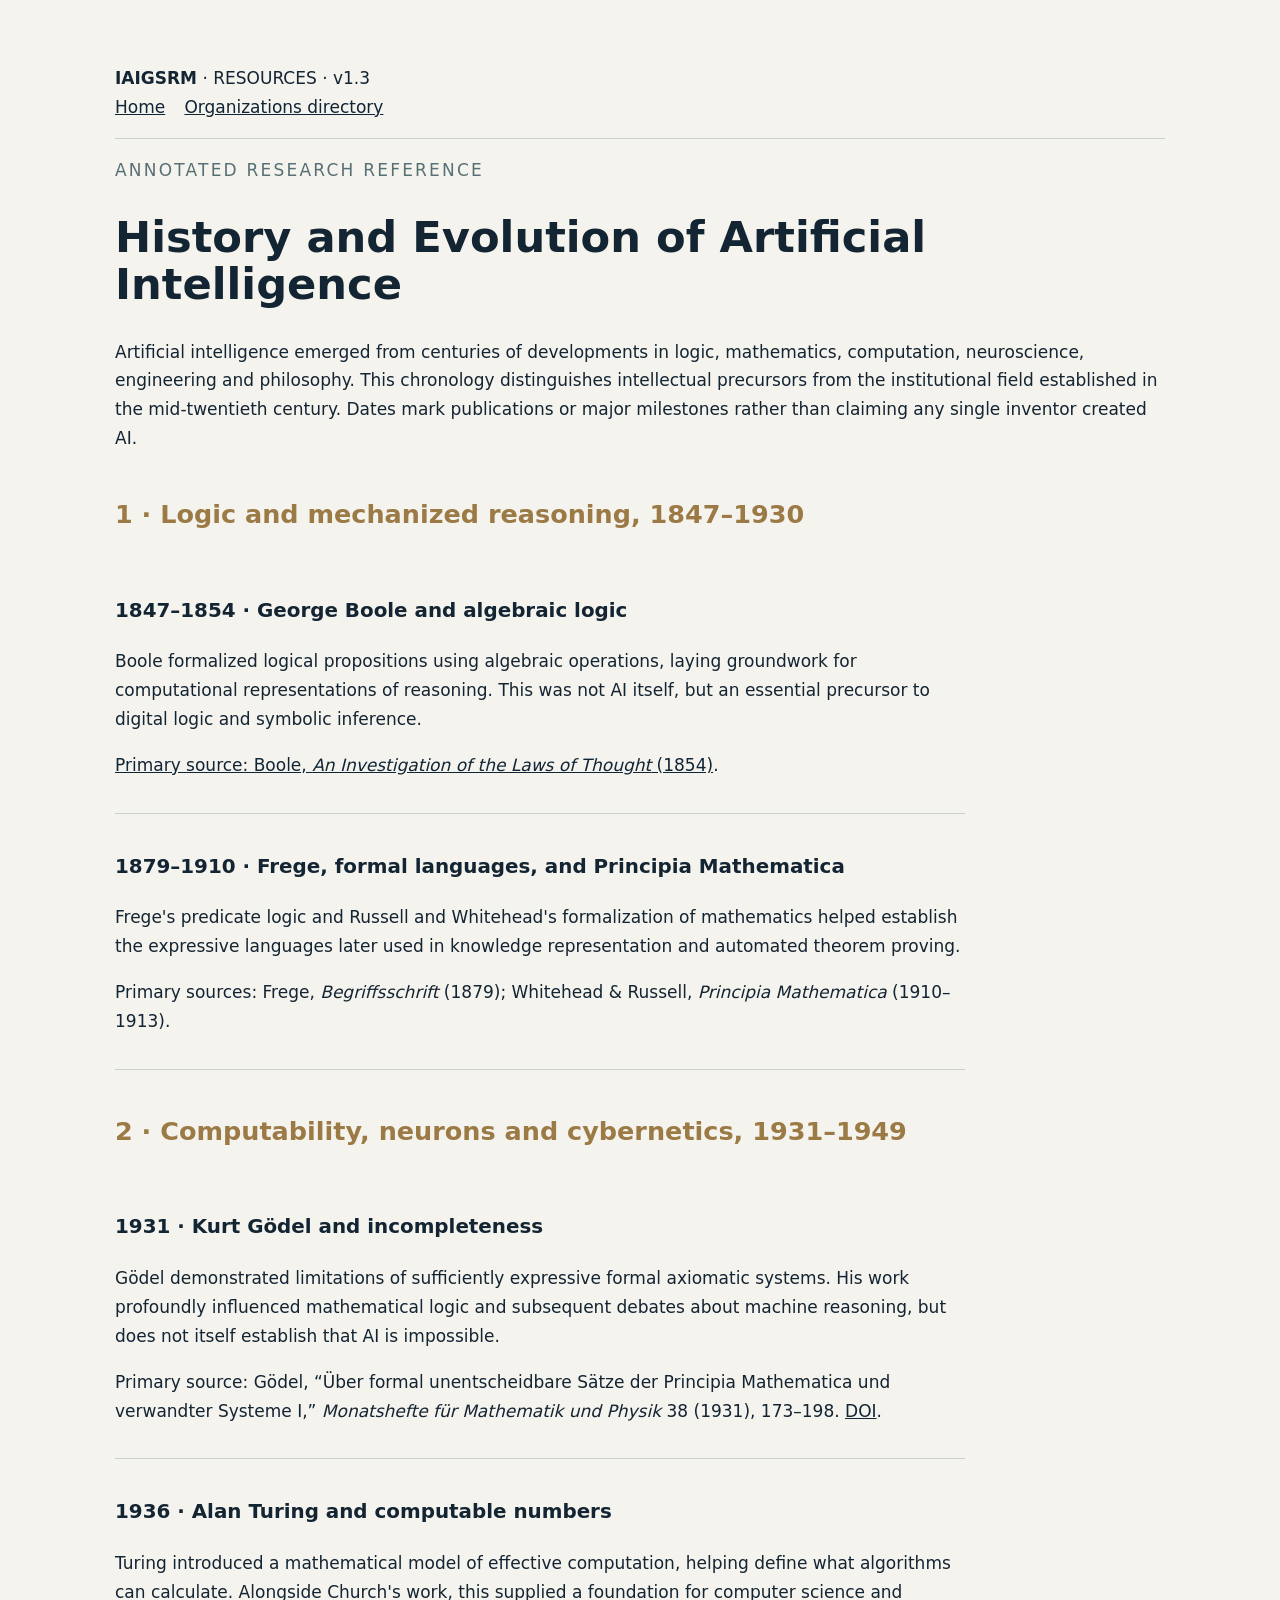
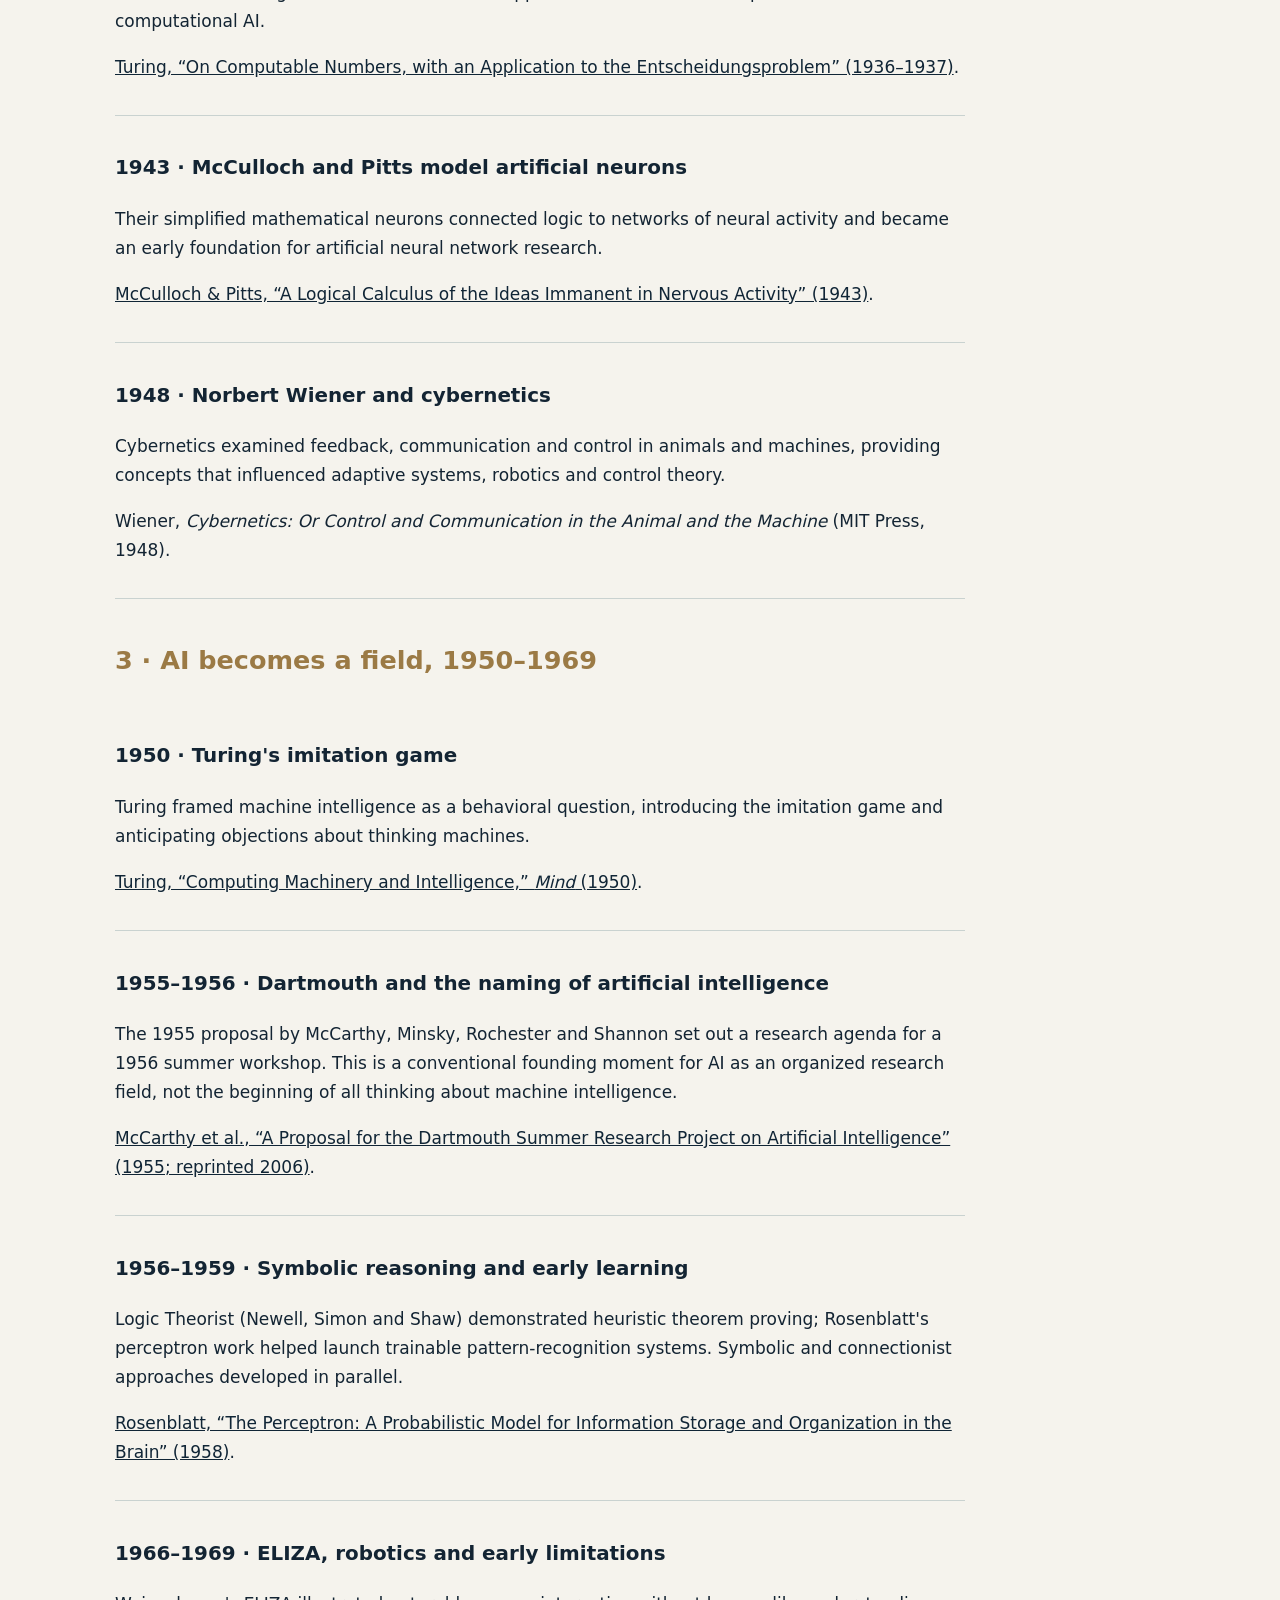
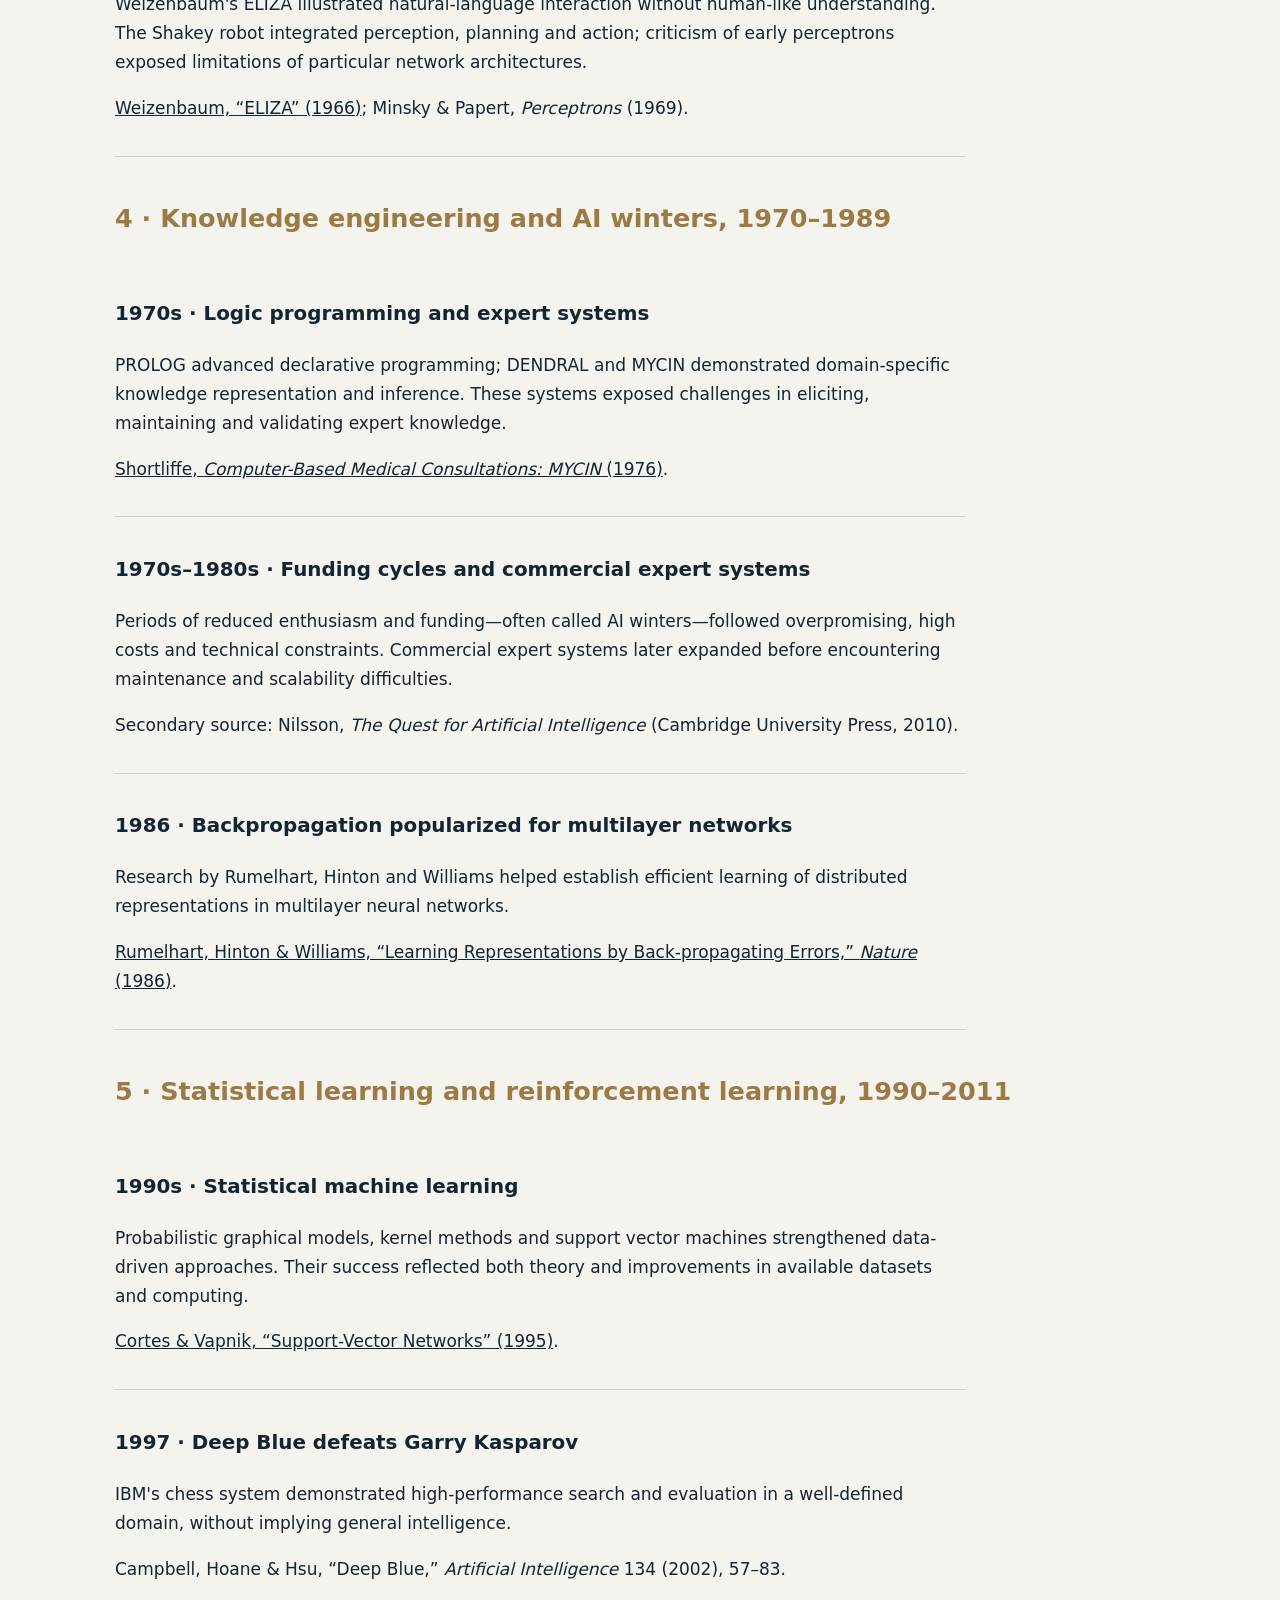
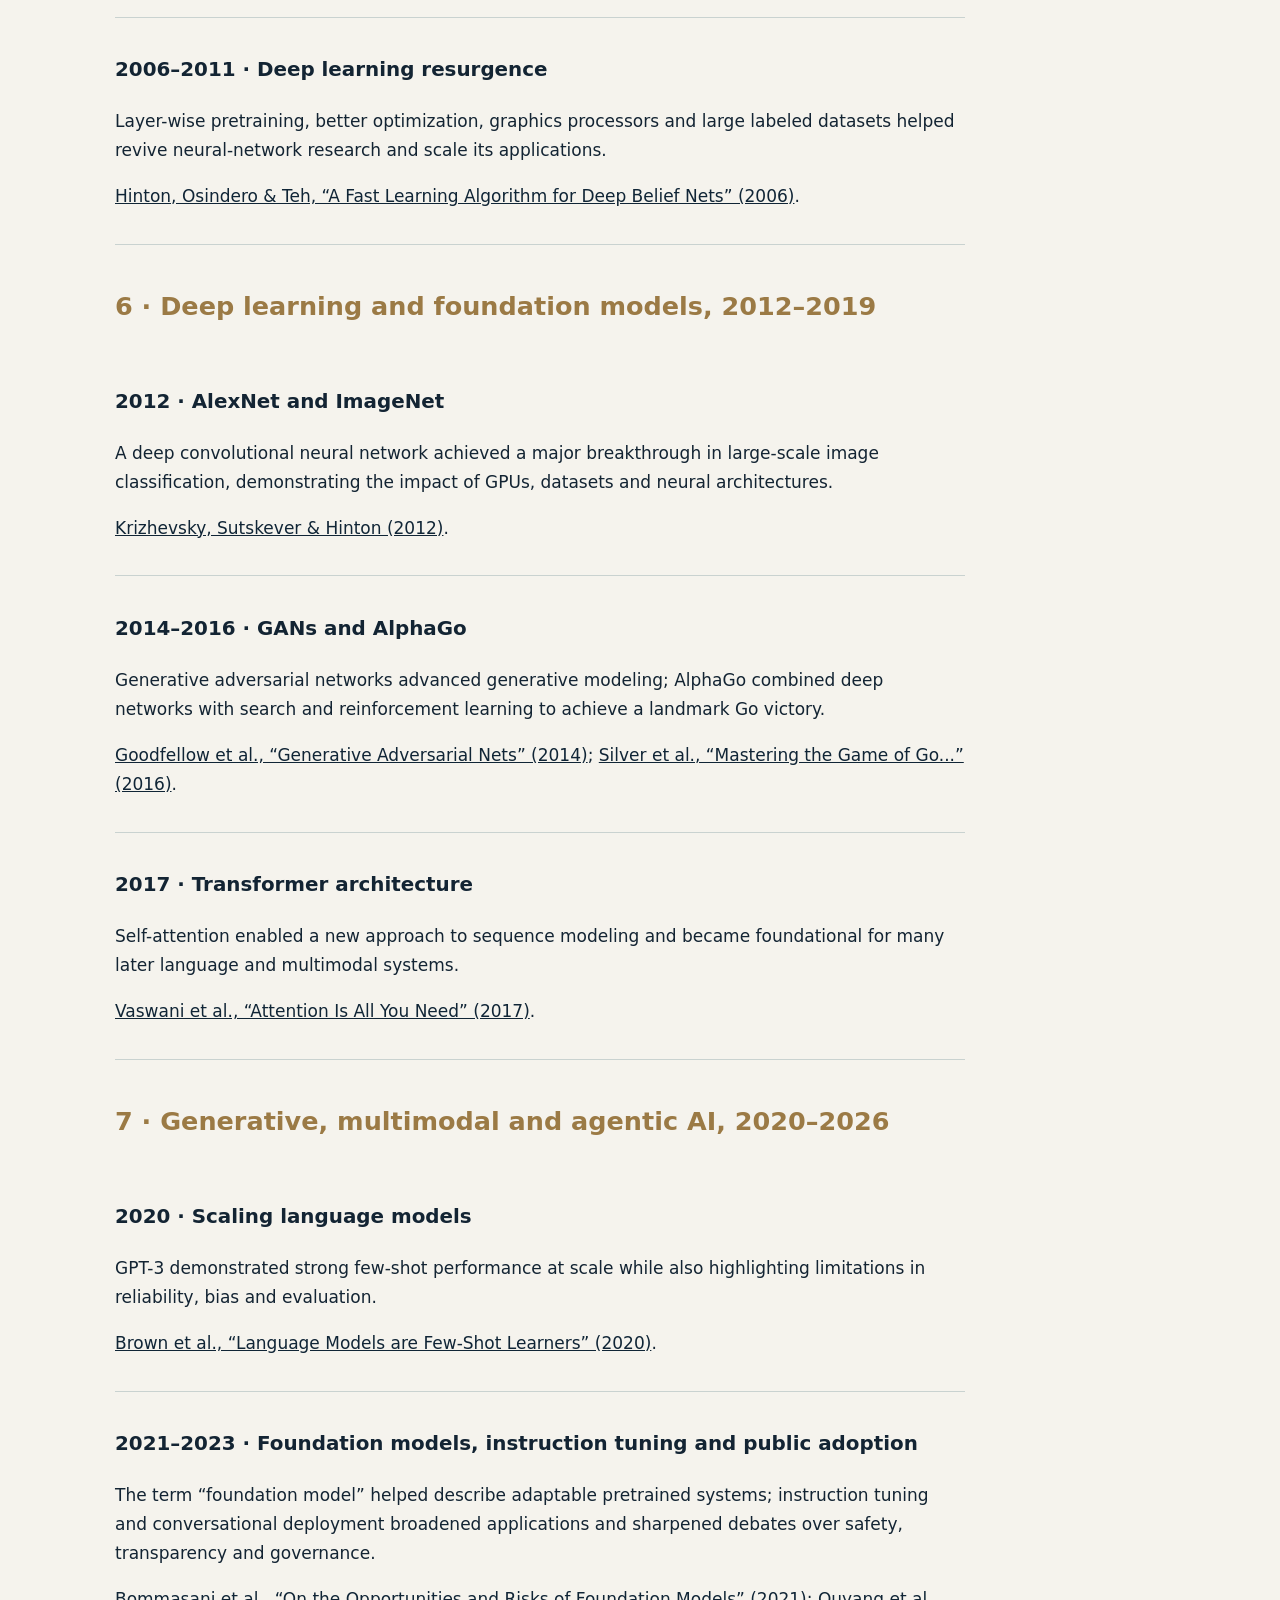
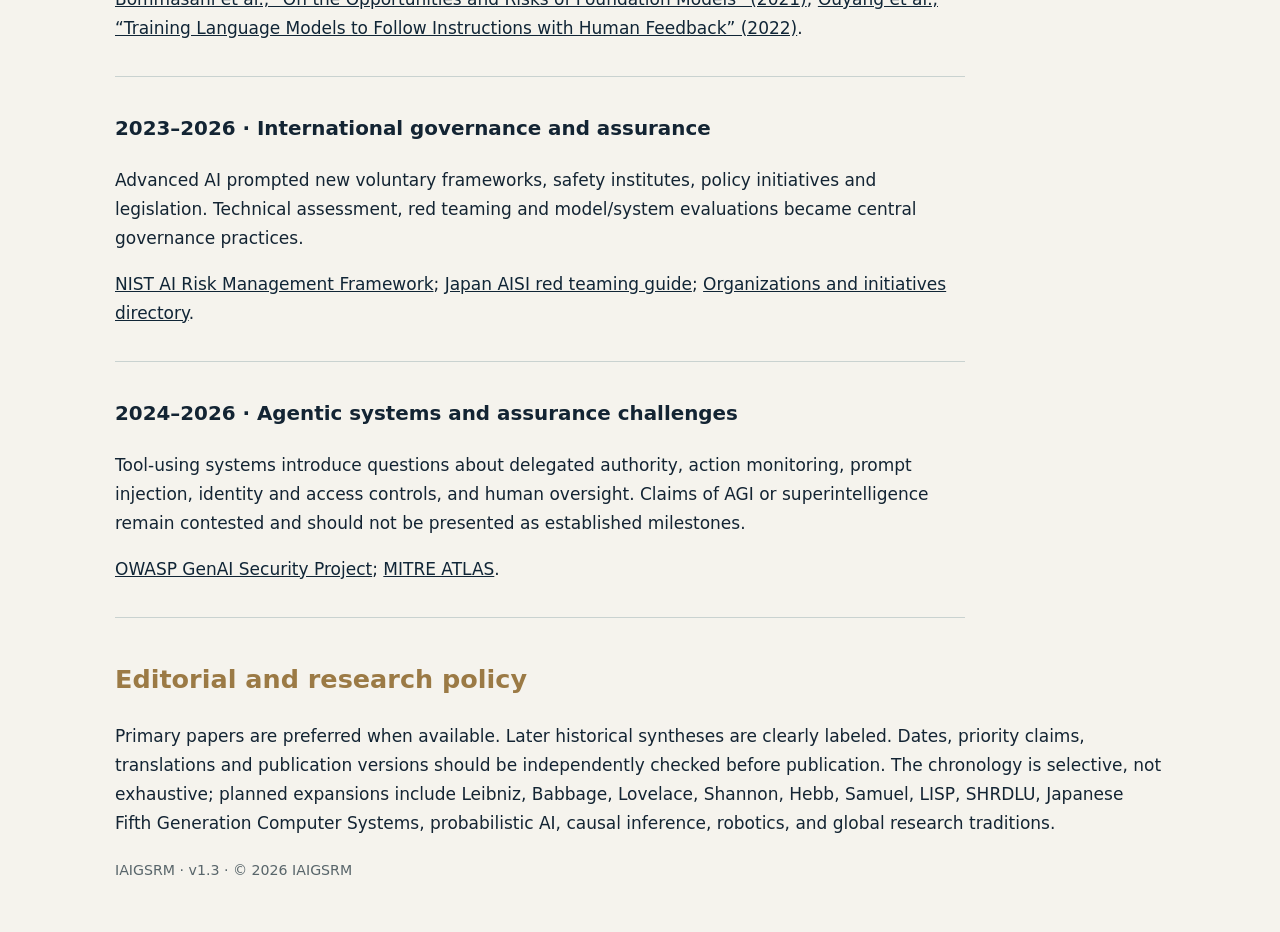
<file: history-of-ai.html>
<!doctype html><html lang="en"><head><meta charset="utf-8"><meta name="viewport" content="width=device-width,initial-scale=1"><title>History of Artificial Intelligence | IAIGSRM</title><style>body{font:17px/1.7 system-ui,sans-serif;color:#132433;background:#f5f3ed;max-width:1050px;margin:auto;padding:3rem}header,article{border-bottom:1px solid #c9d2d0;padding:1rem 0}h1{font-size:2.7rem;line-height:1.1}h2{margin-top:2.5rem;color:#9b7a45}a{color:#102536}small{color:#58656a}.tag{letter-spacing:.13em;text-transform:uppercase;color:#577076}nav a{margin-right:1.2rem}article{max-width:850px}blockquote{border-left:3px solid #1c767f;padding-left:1rem}@media(max-width:600px){body{padding:1.25rem}h1{font-size:2rem}nav a{display:inline-block;margin:.35rem .7rem .35rem 0}} </style></head><body><header><strong>IAIGSRM</strong> · RESOURCES · v1.3 <nav><a href="index.html">Home</a><a href="organizations.html">Organizations directory</a></nav></header><main><p class="tag">Annotated research reference</p><h1>History and Evolution of Artificial Intelligence</h1><p>Artificial intelligence emerged from centuries of developments in logic, mathematics, computation, neuroscience, engineering and philosophy. This chronology distinguishes intellectual precursors from the institutional field established in the mid-twentieth century. Dates mark publications or major milestones rather than claiming any single inventor created AI.</p>
<section><h2>1 · Logic and mechanized reasoning, 1847–1930</h2><article><h3>1847–1854 · George Boole and algebraic logic</h3><p>Boole formalized logical propositions using algebraic operations, laying groundwork for computational representations of reasoning. This was not AI itself, but an essential precursor to digital logic and symbolic inference.</p><p><a href="https://www.gutenberg.org/ebooks/15114">Primary source: Boole, <em>An Investigation of the Laws of Thought</em> (1854)</a>.</p></article><article><h3>1879–1910 · Frege, formal languages, and Principia Mathematica</h3><p>Frege's predicate logic and Russell and Whitehead's formalization of mathematics helped establish the expressive languages later used in knowledge representation and automated theorem proving.</p><p>Primary sources: Frege, <em>Begriffsschrift</em> (1879); Whitehead & Russell, <em>Principia Mathematica</em> (1910–1913).</p></article></section>
<section><h2>2 · Computability, neurons and cybernetics, 1931–1949</h2><article><h3>1931 · Kurt Gödel and incompleteness</h3><p>Gödel demonstrated limitations of sufficiently expressive formal axiomatic systems. His work profoundly influenced mathematical logic and subsequent debates about machine reasoning, but does not itself establish that AI is impossible.</p><p>Primary source: Gödel, “Über formal unentscheidbare Sätze der Principia Mathematica und verwandter Systeme I,” <em>Monatshefte für Mathematik und Physik</em> 38 (1931), 173–198. <a href="https://doi.org/10.1007/BF01700692">DOI</a>.</p></article><article><h3>1936 · Alan Turing and computable numbers</h3><p>Turing introduced a mathematical model of effective computation, helping define what algorithms can calculate. Alongside Church's work, this supplied a foundation for computer science and computational AI.</p><p><a href="https://doi.org/10.1112/plms/s2-42.1.230">Turing, “On Computable Numbers, with an Application to the Entscheidungsproblem” (1936–1937)</a>.</p></article><article><h3>1943 · McCulloch and Pitts model artificial neurons</h3><p>Their simplified mathematical neurons connected logic to networks of neural activity and became an early foundation for artificial neural network research.</p><p><a href="https://doi.org/10.1007/BF02478259">McCulloch & Pitts, “A Logical Calculus of the Ideas Immanent in Nervous Activity” (1943)</a>.</p></article><article><h3>1948 · Norbert Wiener and cybernetics</h3><p>Cybernetics examined feedback, communication and control in animals and machines, providing concepts that influenced adaptive systems, robotics and control theory.</p><p>Wiener, <em>Cybernetics: Or Control and Communication in the Animal and the Machine</em> (MIT Press, 1948).</p></article></section>
<section><h2>3 · AI becomes a field, 1950–1969</h2><article><h3>1950 · Turing's imitation game</h3><p>Turing framed machine intelligence as a behavioral question, introducing the imitation game and anticipating objections about thinking machines.</p><p><a href="https://doi.org/10.1093/mind/LIX.236.433">Turing, “Computing Machinery and Intelligence,” <em>Mind</em> (1950)</a>.</p></article><article><h3>1955–1956 · Dartmouth and the naming of artificial intelligence</h3><p>The 1955 proposal by McCarthy, Minsky, Rochester and Shannon set out a research agenda for a 1956 summer workshop. This is a conventional founding moment for AI as an organized research field, not the beginning of all thinking about machine intelligence.</p><p><a href="https://doi.org/10.1609/aimag.v27i4.1904">McCarthy et al., “A Proposal for the Dartmouth Summer Research Project on Artificial Intelligence” (1955; reprinted 2006)</a>.</p></article><article><h3>1956–1959 · Symbolic reasoning and early learning</h3><p>Logic Theorist (Newell, Simon and Shaw) demonstrated heuristic theorem proving; Rosenblatt's perceptron work helped launch trainable pattern-recognition systems. Symbolic and connectionist approaches developed in parallel.</p><p><a href="https://doi.org/10.1037/h0042519">Rosenblatt, “The Perceptron: A Probabilistic Model for Information Storage and Organization in the Brain” (1958)</a>.</p></article><article><h3>1966–1969 · ELIZA, robotics and early limitations</h3><p>Weizenbaum's ELIZA illustrated natural-language interaction without human-like understanding. The Shakey robot integrated perception, planning and action; criticism of early perceptrons exposed limitations of particular network architectures.</p><p><a href="https://doi.org/10.1145/365153.365168">Weizenbaum, “ELIZA” (1966)</a>; Minsky & Papert, <em>Perceptrons</em> (1969).</p></article></section>
<section><h2>4 · Knowledge engineering and AI winters, 1970–1989</h2><article><h3>1970s · Logic programming and expert systems</h3><p>PROLOG advanced declarative programming; DENDRAL and MYCIN demonstrated domain-specific knowledge representation and inference. These systems exposed challenges in eliciting, maintaining and validating expert knowledge.</p><p><a href="https://doi.org/10.1016/B978-0-444-00179-5.X5001-X">Shortliffe, <em>Computer-Based Medical Consultations: MYCIN</em> (1976)</a>.</p></article><article><h3>1970s–1980s · Funding cycles and commercial expert systems</h3><p>Periods of reduced enthusiasm and funding—often called AI winters—followed overpromising, high costs and technical constraints. Commercial expert systems later expanded before encountering maintenance and scalability difficulties.</p><p>Secondary source: Nilsson, <em>The Quest for Artificial Intelligence</em> (Cambridge University Press, 2010).</p></article><article><h3>1986 · Backpropagation popularized for multilayer networks</h3><p>Research by Rumelhart, Hinton and Williams helped establish efficient learning of distributed representations in multilayer neural networks.</p><p><a href="https://doi.org/10.1038/323533a0">Rumelhart, Hinton & Williams, “Learning Representations by Back-propagating Errors,” <em>Nature</em> (1986)</a>.</p></article></section>
<section><h2>5 · Statistical learning and reinforcement learning, 1990–2011</h2><article><h3>1990s · Statistical machine learning</h3><p>Probabilistic graphical models, kernel methods and support vector machines strengthened data-driven approaches. Their success reflected both theory and improvements in available datasets and computing.</p><p><a href="https://doi.org/10.1007/BF00994018">Cortes & Vapnik, “Support-Vector Networks” (1995)</a>.</p></article><article><h3>1997 · Deep Blue defeats Garry Kasparov</h3><p>IBM's chess system demonstrated high-performance search and evaluation in a well-defined domain, without implying general intelligence.</p><p>Campbell, Hoane & Hsu, “Deep Blue,” <em>Artificial Intelligence</em> 134 (2002), 57–83.</p></article><article><h3>2006–2011 · Deep learning resurgence</h3><p>Layer-wise pretraining, better optimization, graphics processors and large labeled datasets helped revive neural-network research and scale its applications.</p><p><a href="https://doi.org/10.1162/neco.2006.18.7.1527">Hinton, Osindero & Teh, “A Fast Learning Algorithm for Deep Belief Nets” (2006)</a>.</p></article></section>
<section><h2>6 · Deep learning and foundation models, 2012–2019</h2><article><h3>2012 · AlexNet and ImageNet</h3><p>A deep convolutional neural network achieved a major breakthrough in large-scale image classification, demonstrating the impact of GPUs, datasets and neural architectures.</p><p><a href="https://papers.nips.cc/paper/4824-imagenet-classification-with-deep-convolutional-neural-networks">Krizhevsky, Sutskever & Hinton (2012)</a>.</p></article><article><h3>2014–2016 · GANs and AlphaGo</h3><p>Generative adversarial networks advanced generative modeling; AlphaGo combined deep networks with search and reinforcement learning to achieve a landmark Go victory.</p><p><a href="https://arxiv.org/abs/1406.2661">Goodfellow et al., “Generative Adversarial Nets” (2014)</a>; <a href="https://doi.org/10.1038/nature16961">Silver et al., “Mastering the Game of Go...” (2016)</a>.</p></article><article><h3>2017 · Transformer architecture</h3><p>Self-attention enabled a new approach to sequence modeling and became foundational for many later language and multimodal systems.</p><p><a href="https://arxiv.org/abs/1706.03762">Vaswani et al., “Attention Is All You Need” (2017)</a>.</p></article></section>
<section><h2>7 · Generative, multimodal and agentic AI, 2020–2026</h2><article><h3>2020 · Scaling language models</h3><p>GPT-3 demonstrated strong few-shot performance at scale while also highlighting limitations in reliability, bias and evaluation.</p><p><a href="https://arxiv.org/abs/2005.14165">Brown et al., “Language Models are Few-Shot Learners” (2020)</a>.</p></article><article><h3>2021–2023 · Foundation models, instruction tuning and public adoption</h3><p>The term “foundation model” helped describe adaptable pretrained systems; instruction tuning and conversational deployment broadened applications and sharpened debates over safety, transparency and governance.</p><p><a href="https://arxiv.org/abs/2108.07258">Bommasani et al., “On the Opportunities and Risks of Foundation Models” (2021)</a>; <a href="https://arxiv.org/abs/2203.02155">Ouyang et al., “Training Language Models to Follow Instructions with Human Feedback” (2022)</a>.</p></article><article><h3>2023–2026 · International governance and assurance</h3><p>Advanced AI prompted new voluntary frameworks, safety institutes, policy initiatives and legislation. Technical assessment, red teaming and model/system evaluations became central governance practices.</p><p><a href="https://www.nist.gov/itl/ai-risk-management-framework">NIST AI Risk Management Framework</a>; <a href="https://aisi.go.jp/output/output_framework/guide_to_red_teaming_methodology_on_ai_safety/">Japan AISI red teaming guide</a>; <a href="organizations.html">Organizations and initiatives directory</a>.</p></article><article><h3>2024–2026 · Agentic systems and assurance challenges</h3><p>Tool-using systems introduce questions about delegated authority, action monitoring, prompt injection, identity and access controls, and human oversight. Claims of AGI or superintelligence remain contested and should not be presented as established milestones.</p><p><a href="https://genai.owasp.org/">OWASP GenAI Security Project</a>; <a href="https://atlas.mitre.org/">MITRE ATLAS</a>.</p></article></section>
<section><h2>Editorial and research policy</h2><p>Primary papers are preferred when available. Later historical syntheses are clearly labeled. Dates, priority claims, translations and publication versions should be independently checked before publication. The chronology is selective, not exhaustive; planned expansions include Leibniz, Babbage, Lovelace, Shannon, Hebb, Samuel, LISP, SHRDLU, Japanese Fifth Generation Computer Systems, probabilistic AI, causal inference, robotics, and global research traditions.</p></section></main><footer><small>IAIGSRM · v1.3 · © 2026 IAIGSRM</small></footer></body></html>
</file>
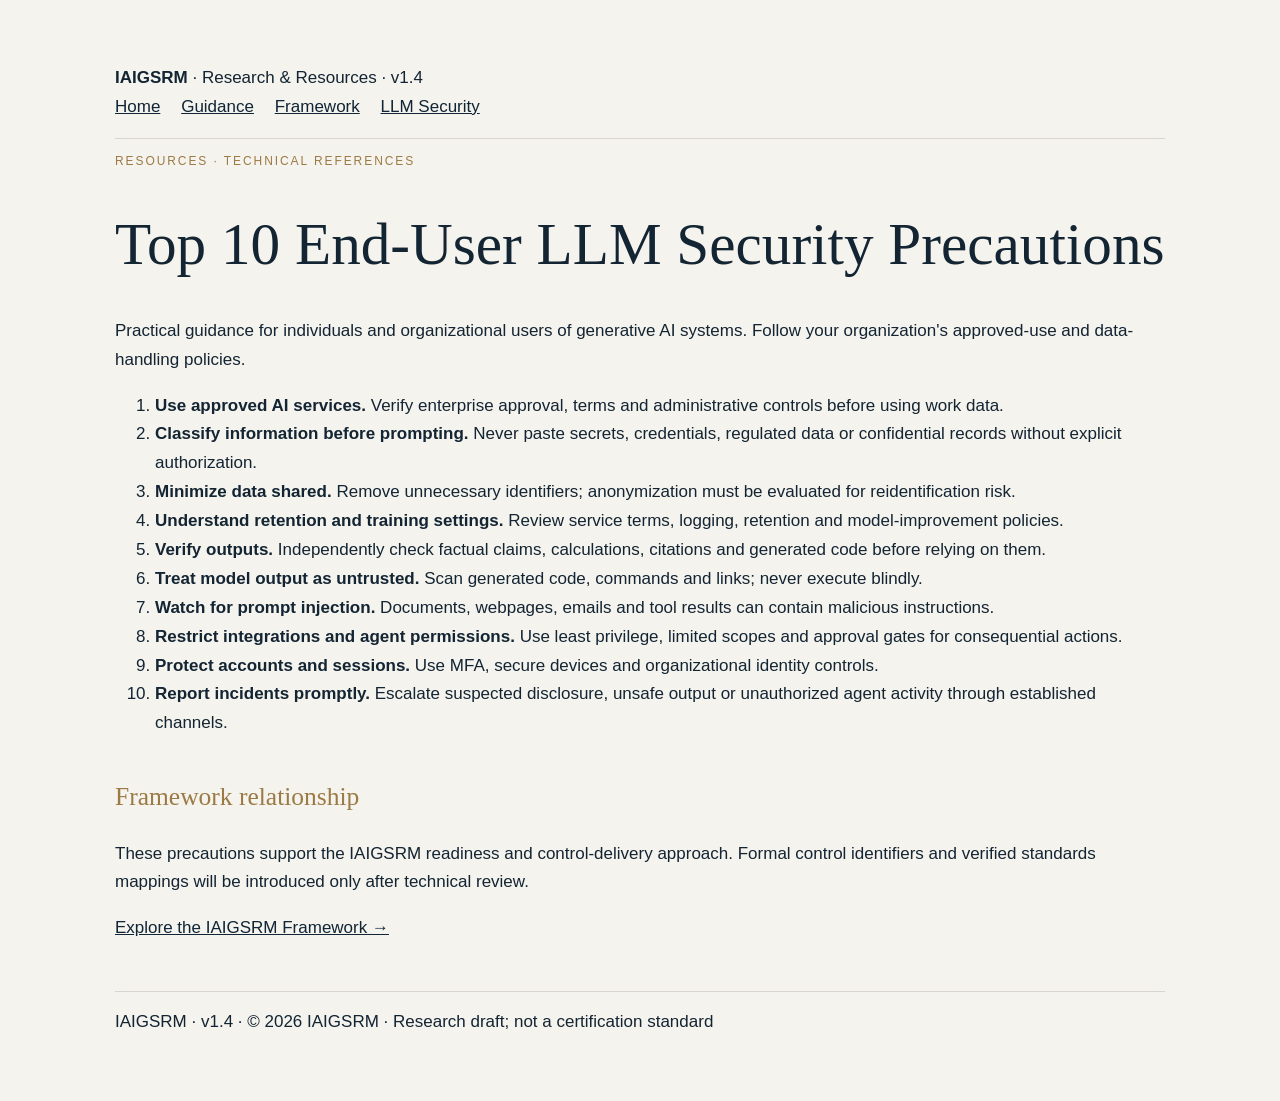
<file: llm-security-precautions.html>
<!doctype html><html lang="en"><head><meta charset="utf-8"><meta name="viewport" content="width=device-width,initial-scale=1"><title>Top 10 LLM Security Precautions | IAIGSRM</title><style>body{font:17px/1.7 Arial,sans-serif;color:#132433;background:#f5f3ed;max-width:1050px;margin:auto;padding:3rem}h1,h2,h3{font-family:Georgia,serif;font-weight:normal}h1{font-size:clamp(2.3rem,5vw,3.7rem);line-height:1.12}h2{color:#9b7a45;margin-top:2.3rem}a{color:#102536}header,footer{border-bottom:1px solid #d7d5ce;padding:1rem 0}footer{border-top:1px solid #d7d5ce;border-bottom:0;margin-top:3rem}.eyebrow{font-size:.75rem;letter-spacing:.16em;text-transform:uppercase;color:#9b7a45}nav a{margin-right:1.3rem}@media(max-width:600px){body{padding:1.2rem}}</style></head><body><header><strong>IAIGSRM</strong> · Research &amp; Resources · v1.4 <nav><a href="index.html">Home</a><a href="index.html#guidance">Guidance</a><a href="framework.html">Framework</a><a href="llm-security-precautions.html">LLM Security</a></nav></header><main><p class="eyebrow">Resources · Technical References</p><h1>Top 10 End-User LLM Security Precautions</h1><p>Practical guidance for individuals and organizational users of generative AI systems. Follow your organization's approved-use and data-handling policies.</p><ol><li><strong>Use approved AI services.</strong> Verify enterprise approval, terms and administrative controls before using work data.</li><li><strong>Classify information before prompting.</strong> Never paste secrets, credentials, regulated data or confidential records without explicit authorization.</li><li><strong>Minimize data shared.</strong> Remove unnecessary identifiers; anonymization must be evaluated for reidentification risk.</li><li><strong>Understand retention and training settings.</strong> Review service terms, logging, retention and model-improvement policies.</li><li><strong>Verify outputs.</strong> Independently check factual claims, calculations, citations and generated code before relying on them.</li><li><strong>Treat model output as untrusted.</strong> Scan generated code, commands and links; never execute blindly.</li><li><strong>Watch for prompt injection.</strong> Documents, webpages, emails and tool results can contain malicious instructions.</li><li><strong>Restrict integrations and agent permissions.</strong> Use least privilege, limited scopes and approval gates for consequential actions.</li><li><strong>Protect accounts and sessions.</strong> Use MFA, secure devices and organizational identity controls.</li><li><strong>Report incidents promptly.</strong> Escalate suspected disclosure, unsafe output or unauthorized agent activity through established channels.</li></ol><h2>Framework relationship</h2><p>These precautions support the IAIGSRM readiness and control-delivery approach. Formal control identifiers and verified standards mappings will be introduced only after technical review.</p><p><a href="framework.html">Explore the IAIGSRM Framework →</a></p></main><footer>IAIGSRM · v1.4 · © 2026 IAIGSRM · Research draft; not a certification standard</footer></body></html>
</file>
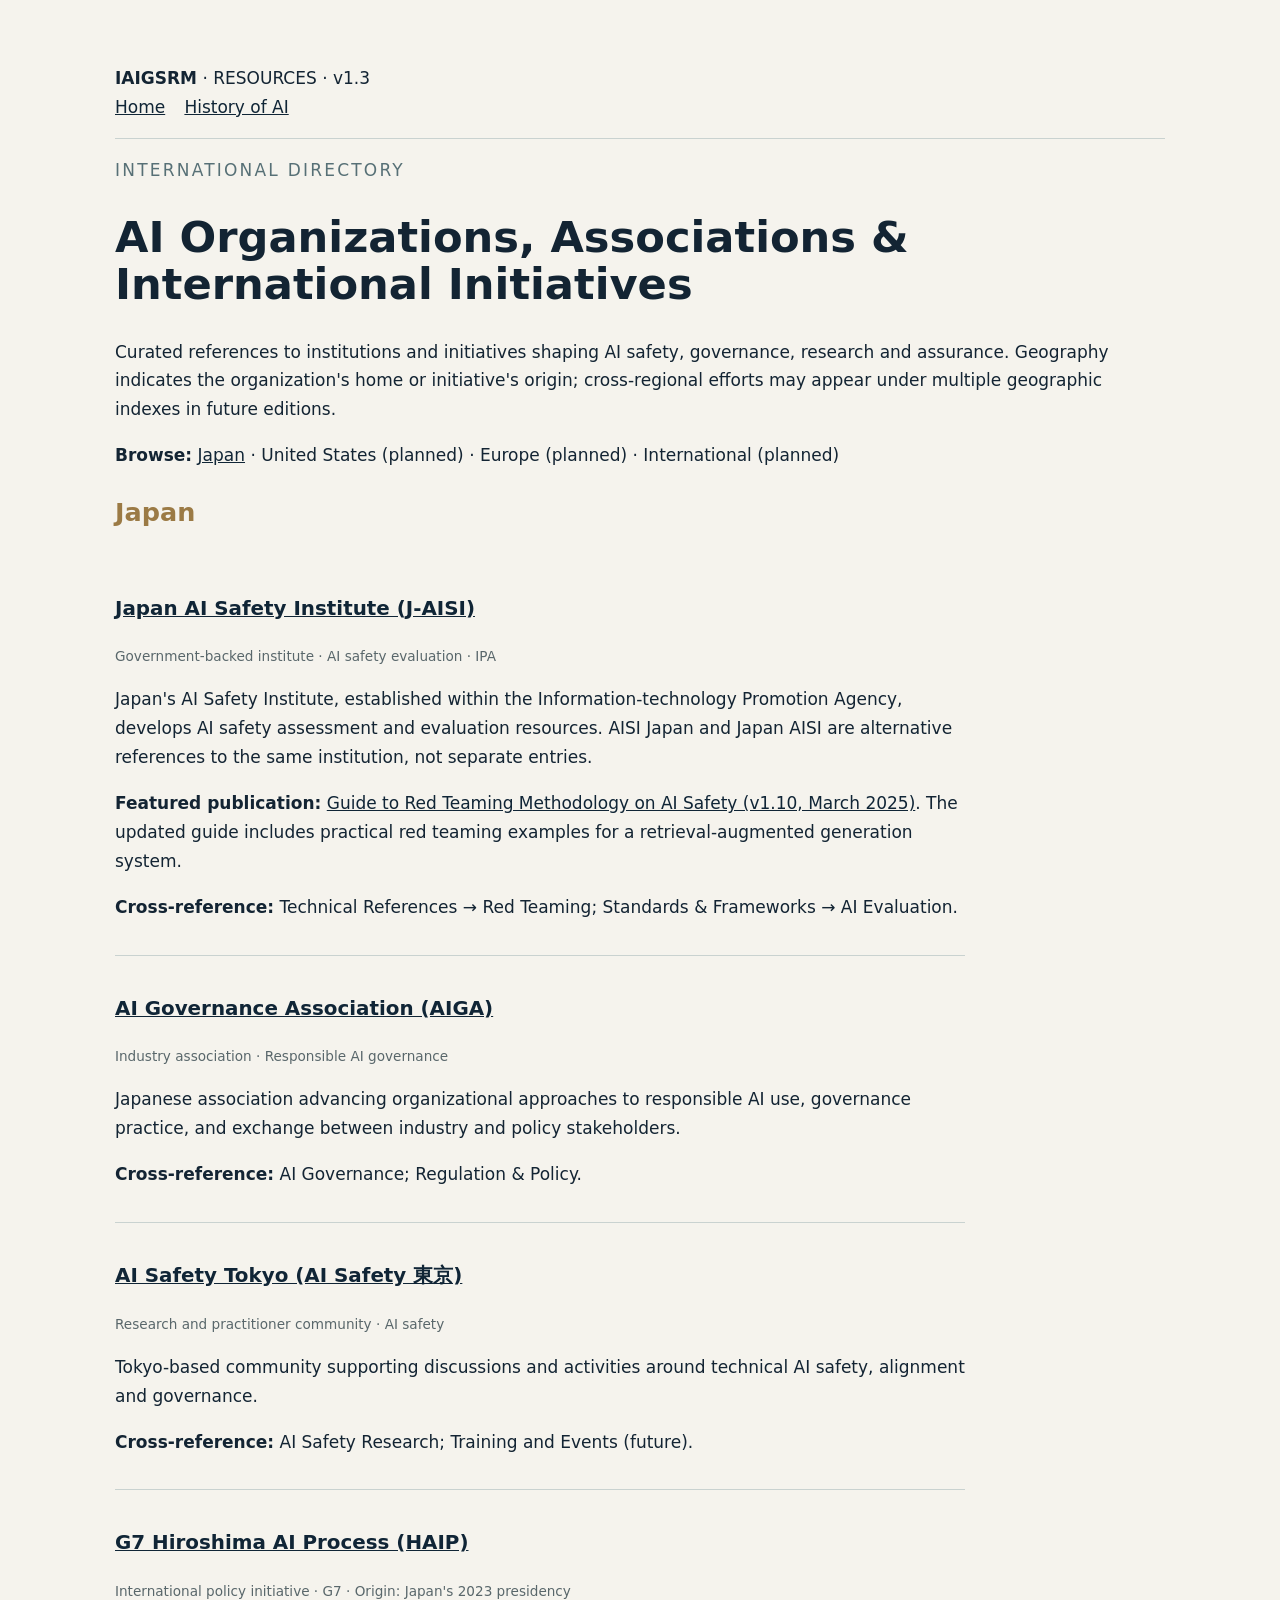
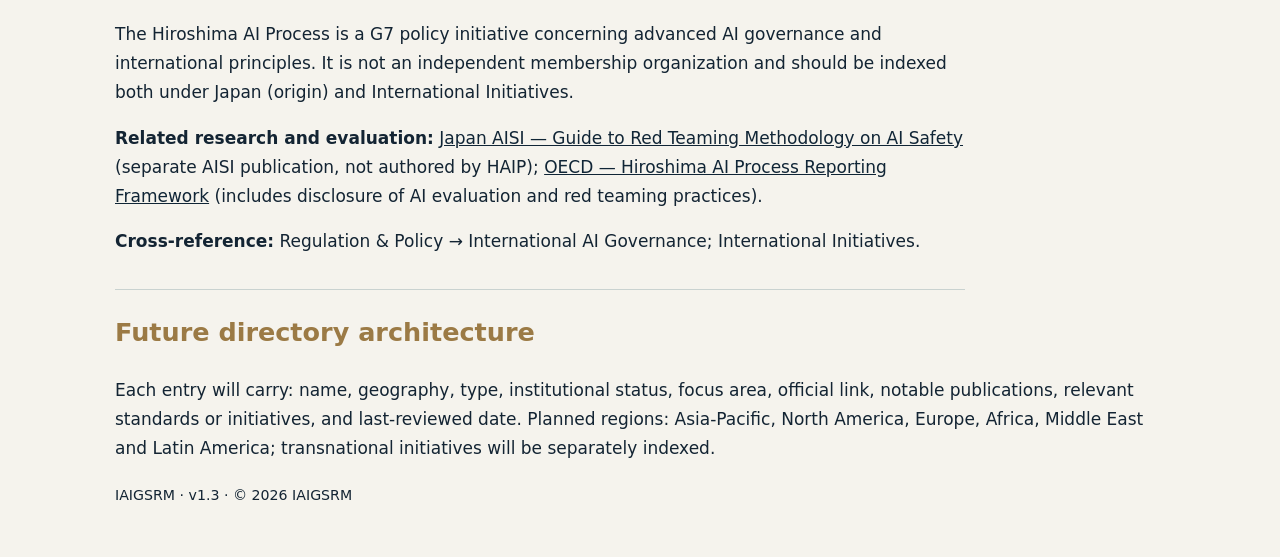
<file: organizations.html>
<!doctype html><html lang="en"><head><meta charset="utf-8"><meta name="viewport" content="width=device-width,initial-scale=1"><title>AI Organizations & Initiatives | IAIGSRM</title><style>body{font:17px/1.7 system-ui,sans-serif;color:#132433;background:#f5f3ed;max-width:1050px;margin:auto;padding:3rem}header,article{border-bottom:1px solid #c9d2d0;padding:1rem 0}h1{font-size:2.7rem;line-height:1.1}h2{color:#9b7a45}a{color:#102536}.tag{letter-spacing:.13em;text-transform:uppercase;color:#577076}nav a{margin-right:1.2rem}article{max-width:850px}.type{color:#59676b;font-size:.85rem}@media(max-width:600px){body{padding:1.25rem}h1{font-size:2rem}nav a{display:inline-block;margin:.35rem .7rem .35rem 0}} </style></head><body><header><strong>IAIGSRM</strong> · RESOURCES · v1.3 <nav><a href="index.html">Home</a><a href="history-of-ai.html">History of AI</a></nav></header><main><p class="tag">International directory</p><h1>AI Organizations, Associations & International Initiatives</h1><p>Curated references to institutions and initiatives shaping AI safety, governance, research and assurance. Geography indicates the organization's home or initiative's origin; cross-regional efforts may appear under multiple geographic indexes in future editions.</p><p><strong>Browse:</strong> <a href="#japan">Japan</a> · United States (planned) · Europe (planned) · International (planned)</p><section id="japan"><h2>Japan</h2><article><h3><a href="https://aisi.go.jp/">Japan AI Safety Institute (J-AISI)</a></h3><p class="type">Government-backed institute · AI safety evaluation · IPA</p><p>Japan's AI Safety Institute, established within the Information-technology Promotion Agency, develops AI safety assessment and evaluation resources. AISI Japan and Japan AISI are alternative references to the same institution, not separate entries.</p><p><strong>Featured publication:</strong> <a href="https://aisi.go.jp/output/output_framework/guide_to_red_teaming_methodology_on_ai_safety/">Guide to Red Teaming Methodology on AI Safety (v1.10, March 2025)</a>. The updated guide includes practical red teaming examples for a retrieval-augmented generation system.</p><p><strong>Cross-reference:</strong> Technical References → Red Teaming; Standards & Frameworks → AI Evaluation.</p></article><article><h3><a href="https://www.ai-governance.jp/en/home">AI Governance Association (AIGA)</a></h3><p class="type">Industry association · Responsible AI governance</p><p>Japanese association advancing organizational approaches to responsible AI use, governance practice, and exchange between industry and policy stakeholders.</p><p><strong>Cross-reference:</strong> AI Governance; Regulation & Policy.</p></article><article><h3><a href="https://aisafety.tokyo/">AI Safety Tokyo (AI Safety 東京)</a></h3><p class="type">Research and practitioner community · AI safety</p><p>Tokyo-based community supporting discussions and activities around technical AI safety, alignment and governance.</p><p><strong>Cross-reference:</strong> AI Safety Research; Training and Events (future).</p></article><article><h3><a href="https://www.oecd.org/en/publications/g7-hiroshima-process-on-generative-artificial-intelligence-ai_bf3c0c60-en.html">G7 Hiroshima AI Process (HAIP)</a></h3><p class="type">International policy initiative · G7 · Origin: Japan's 2023 presidency</p><p>The Hiroshima AI Process is a G7 policy initiative concerning advanced AI governance and international principles. It is not an independent membership organization and should be indexed both under Japan (origin) and International Initiatives.</p><p><strong>Related research and evaluation:</strong> <a href="https://aisi.go.jp/output/output_framework/guide_to_red_teaming_methodology_on_ai_safety/">Japan AISI — Guide to Red Teaming Methodology on AI Safety</a> (separate AISI publication, not authored by HAIP); <a href="https://transparency.oecd.ai/">OECD — Hiroshima AI Process Reporting Framework</a> (includes disclosure of AI evaluation and red teaming practices).</p><p><strong>Cross-reference:</strong> Regulation & Policy → International AI Governance; International Initiatives.</p></article></section><section><h2>Future directory architecture</h2><p>Each entry will carry: name, geography, type, institutional status, focus area, official link, notable publications, relevant standards or initiatives, and last-reviewed date. Planned regions: Asia-Pacific, North America, Europe, Africa, Middle East and Latin America; transnational initiatives will be separately indexed.</p></section></main><footer><small>IAIGSRM · v1.3 · © 2026 IAIGSRM</small></footer></body></html>
</file>
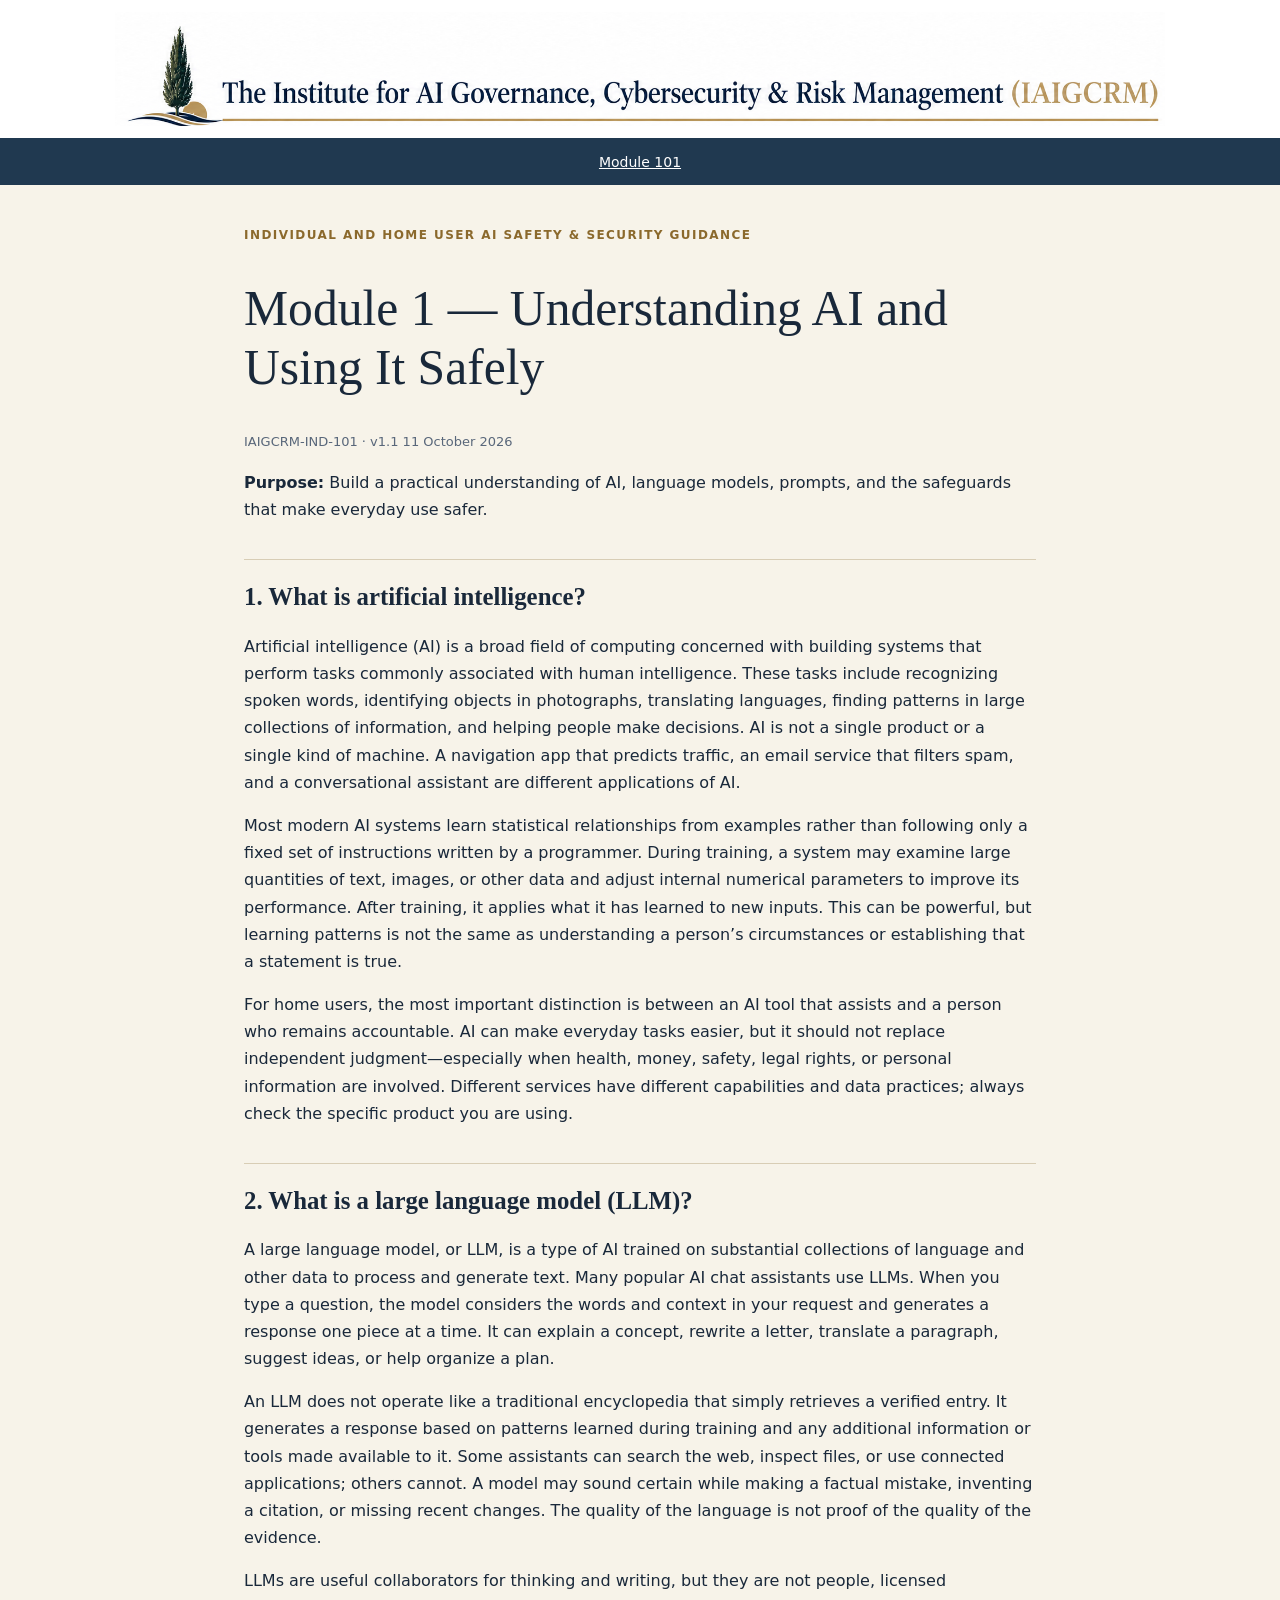
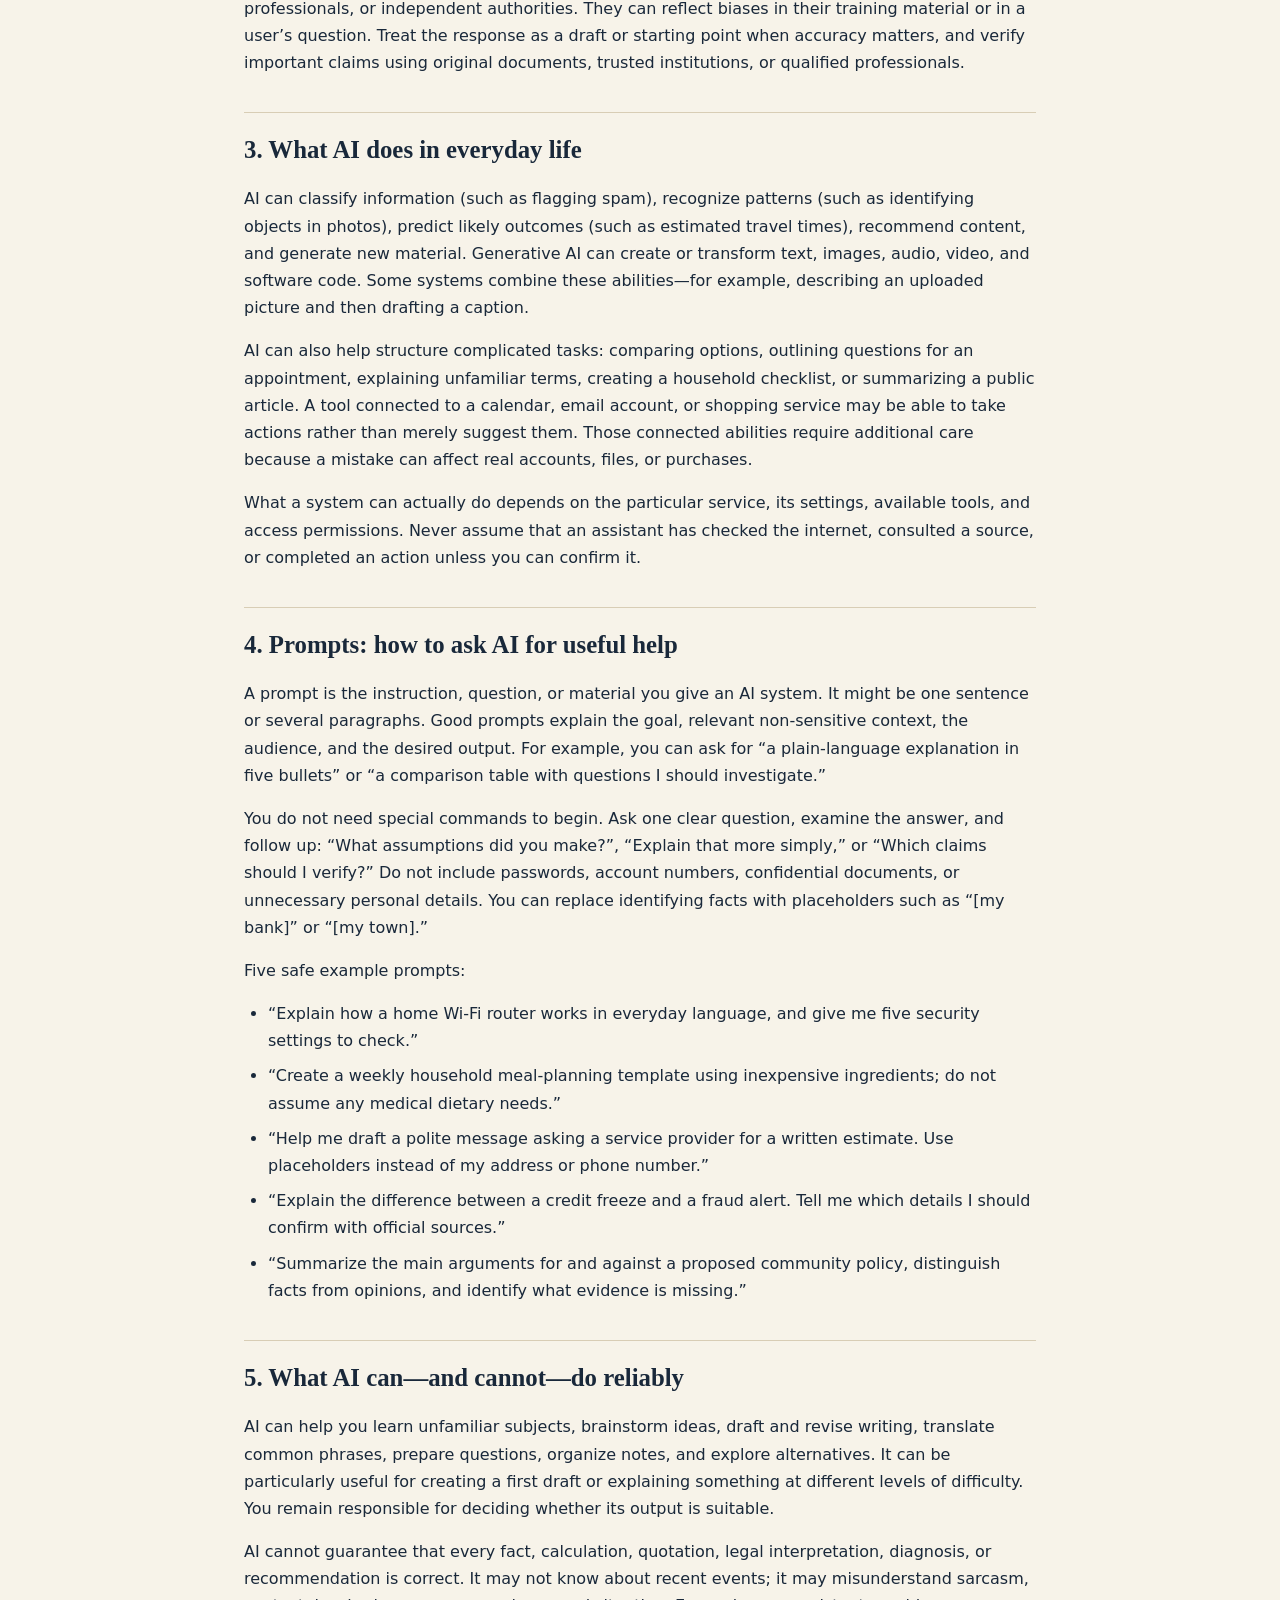
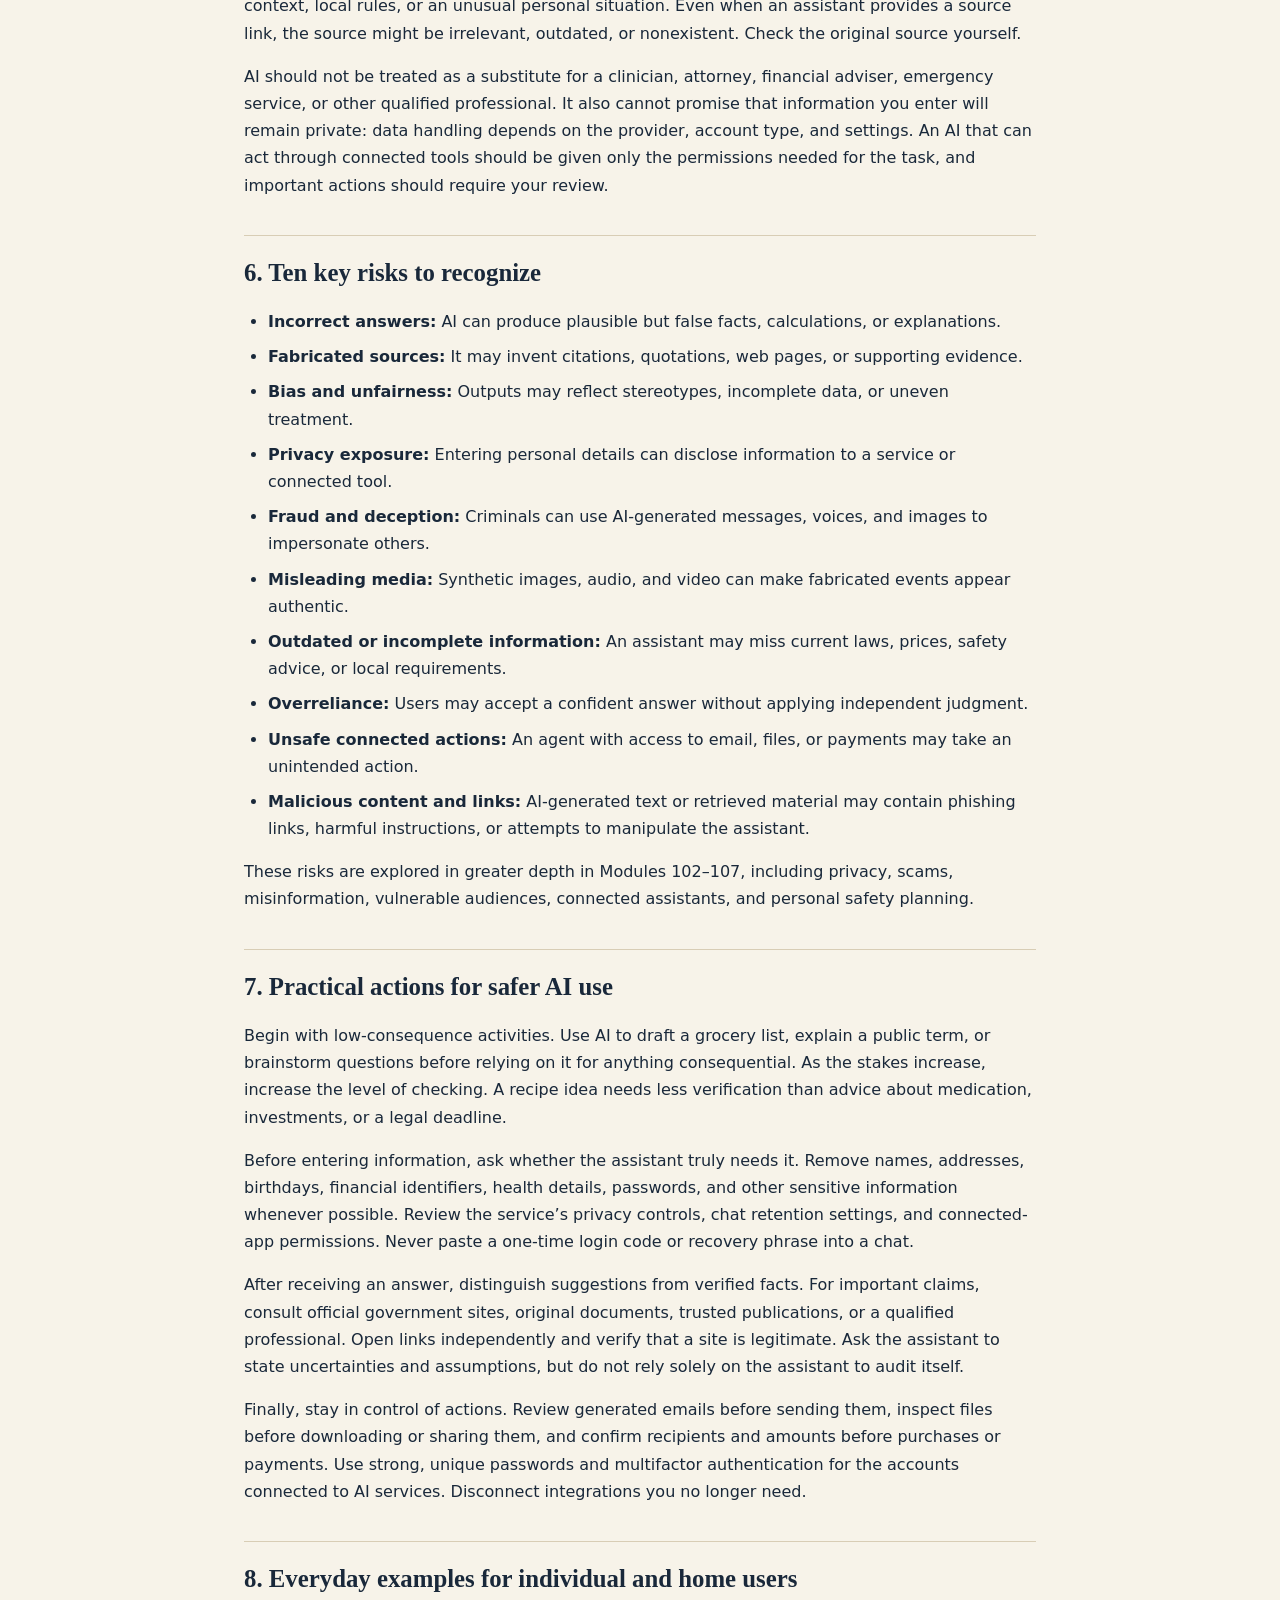
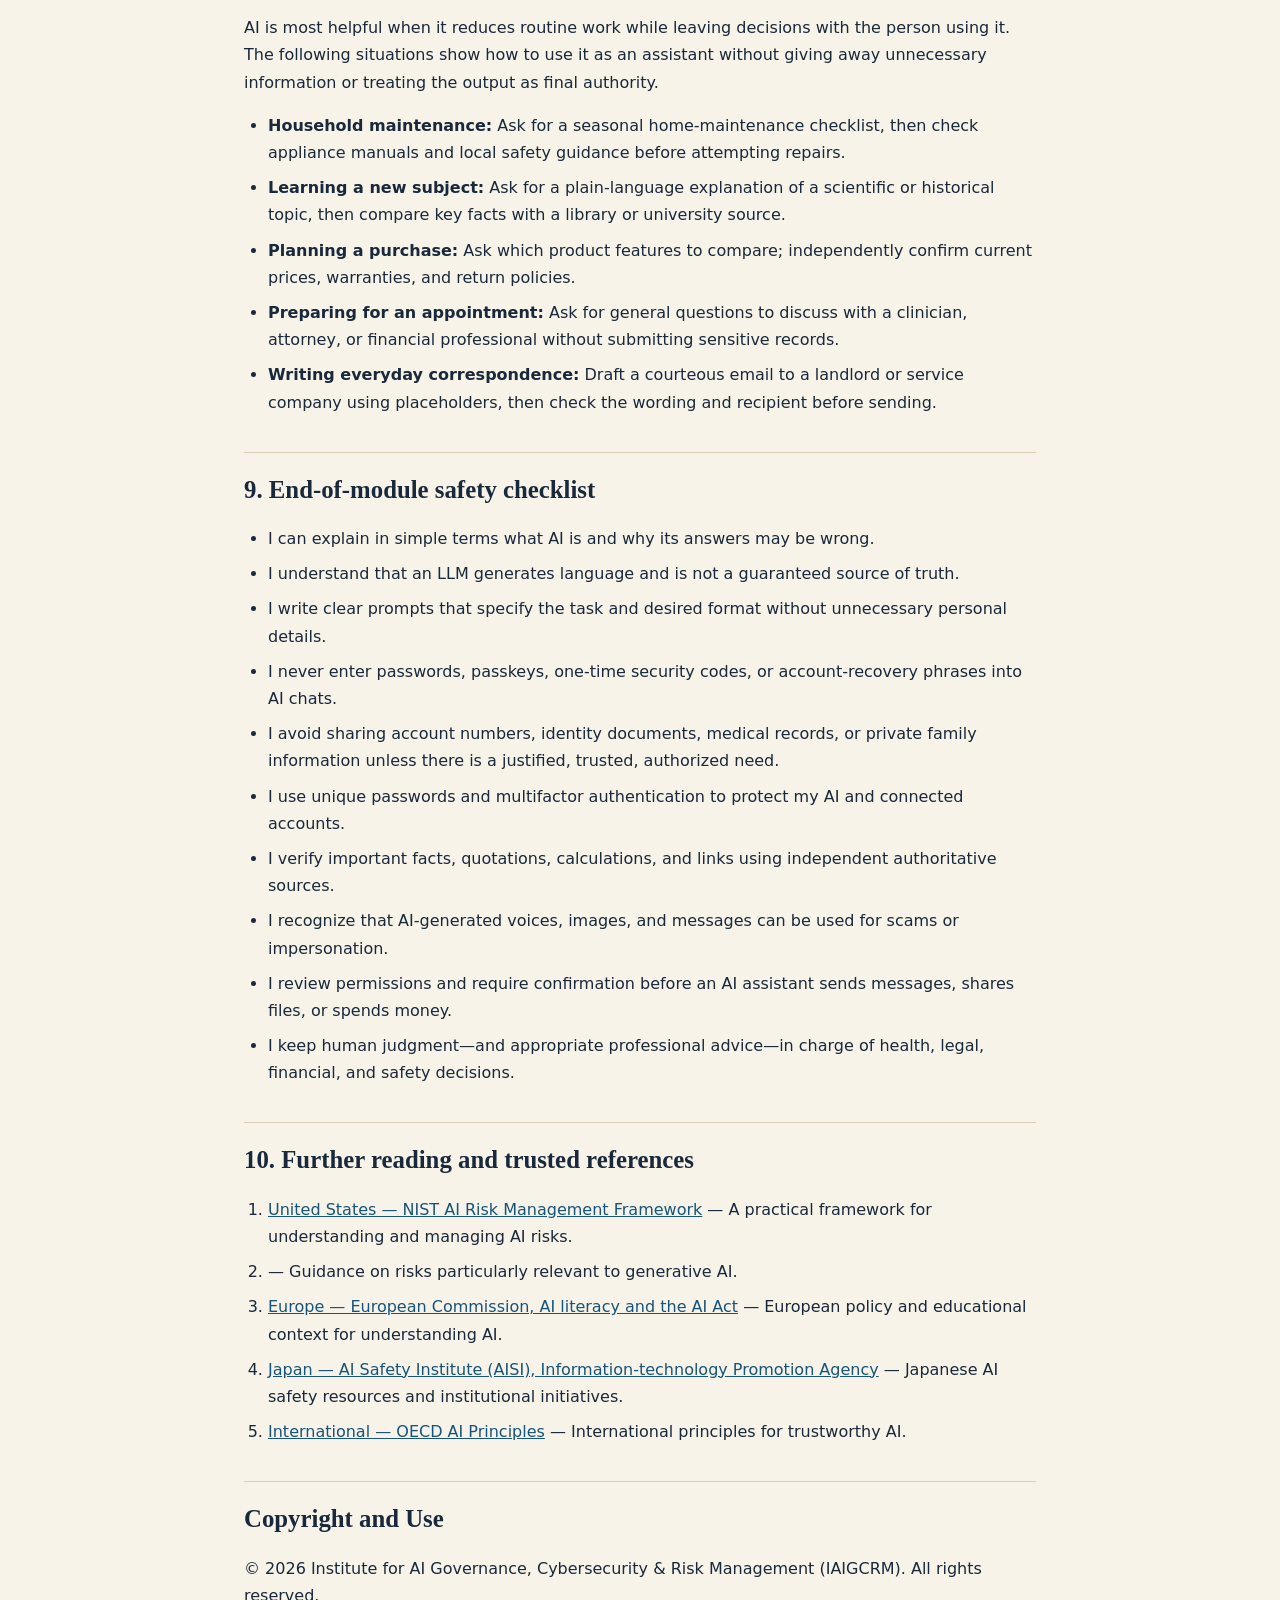
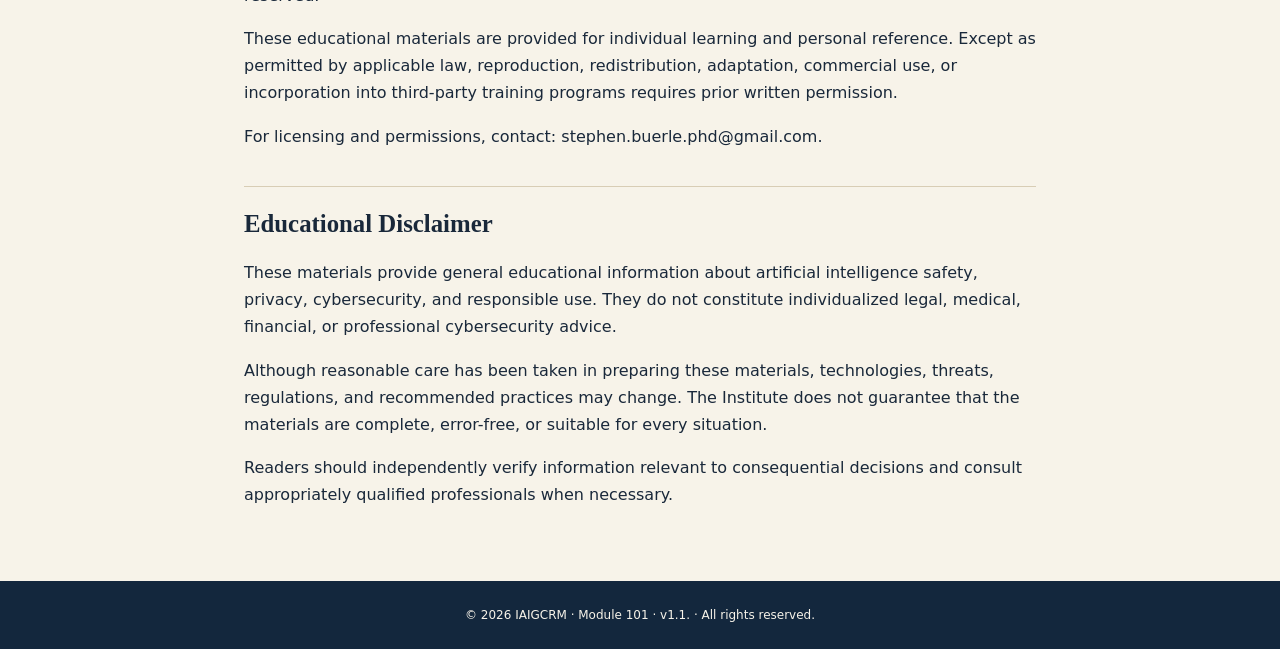
<file: guidance/individual/IAIGCRM-IND-101-v1.1.html>
<!DOCTYPE html>

<html lang="en"><head><meta charset="utf-8"/><meta content="width=device-width,initial-scale=1" name="viewport"/><title>Module 1 — Understanding AI and Using It Safely | IAIGCRM</title><link href="assets/site.css" rel="stylesheet"/></head><body>
<header class="identity-header"><img alt="Institute for AI Governance, Cybersecurity &amp; Risk Management" src="assets/iaigcrm-horizontal-header.png"/></header>
<nav><a href="#start">Module 101</a></nav>
<main id="start"><div class="eyebrow">Individual and Home User AI Safety &amp; Security Guidance</div><h1>Module 1 — Understanding AI and Using It Safely</h1><div class="meta">IAIGCRM-IND-101 · v1.1 11 October 2026</div><p><strong>Purpose:</strong> Build a practical understanding of AI, language models, prompts, and the safeguards that make everyday use safer.</p>

<h2>1. What is artificial intelligence?</h2>
<p>Artificial intelligence (AI) is a broad field of computing concerned with building systems that perform tasks commonly associated with human intelligence. These tasks include recognizing spoken words, identifying objects in photographs, translating languages, finding patterns in large collections of information, and helping people make decisions. AI is not a single product or a single kind of machine. A navigation app that predicts traffic, an email service that filters spam, and a conversational assistant are different applications of AI.</p>
<p>Most modern AI systems learn statistical relationships from examples rather than following only a fixed set of instructions written by a programmer. During training, a system may examine large quantities of text, images, or other data and adjust internal numerical parameters to improve its performance. After training, it applies what it has learned to new inputs. This can be powerful, but learning patterns is not the same as understanding a person’s circumstances or establishing that a statement is true.</p>
<p>For home users, the most important distinction is between an AI tool that assists and a person who remains accountable. AI can make everyday tasks easier, but it should not replace independent judgment—especially when health, money, safety, legal rights, or personal information are involved. Different services have different capabilities and data practices; always check the specific product you are using.</p>
<h2>2. What is a large language model (LLM)?</h2>
<p>A large language model, or LLM, is a type of AI trained on substantial collections of language and other data to process and generate text. Many popular AI chat assistants use LLMs. When you type a question, the model considers the words and context in your request and generates a response one piece at a time. It can explain a concept, rewrite a letter, translate a paragraph, suggest ideas, or help organize a plan.</p>
<p>An LLM does not operate like a traditional encyclopedia that simply retrieves a verified entry. It generates a response based on patterns learned during training and any additional information or tools made available to it. Some assistants can search the web, inspect files, or use connected applications; others cannot. A model may sound certain while making a factual mistake, inventing a citation, or missing recent changes. The quality of the language is not proof of the quality of the evidence.</p>
<p>LLMs are useful collaborators for thinking and writing, but they are not people, licensed professionals, or independent authorities. They can reflect biases in their training material or in a user’s question. Treat the response as a draft or starting point when accuracy matters, and verify important claims using original documents, trusted institutions, or qualified professionals.</p>
<h2>3. What AI does in everyday life</h2>
<p>AI can classify information (such as flagging spam), recognize patterns (such as identifying objects in photos), predict likely outcomes (such as estimated travel times), recommend content, and generate new material. Generative AI can create or transform text, images, audio, video, and software code. Some systems combine these abilities—for example, describing an uploaded picture and then drafting a caption.</p>
<p>AI can also help structure complicated tasks: comparing options, outlining questions for an appointment, explaining unfamiliar terms, creating a household checklist, or summarizing a public article. A tool connected to a calendar, email account, or shopping service may be able to take actions rather than merely suggest them. Those connected abilities require additional care because a mistake can affect real accounts, files, or purchases.</p>
<p>What a system can actually do depends on the particular service, its settings, available tools, and access permissions. Never assume that an assistant has checked the internet, consulted a source, or completed an action unless you can confirm it.</p>
<h2>4. Prompts: how to ask AI for useful help</h2>
<p>A prompt is the instruction, question, or material you give an AI system. It might be one sentence or several paragraphs. Good prompts explain the goal, relevant non-sensitive context, the audience, and the desired output. For example, you can ask for “a plain-language explanation in five bullets” or “a comparison table with questions I should investigate.”</p>
<p>You do not need special commands to begin. Ask one clear question, examine the answer, and follow up: “What assumptions did you make?”, “Explain that more simply,” or “Which claims should I verify?” Do not include passwords, account numbers, confidential documents, or unnecessary personal details. You can replace identifying facts with placeholders such as “[my bank]” or “[my town].”</p>
<p>Five safe example prompts:</p>
<ul><li>“Explain how a home Wi-Fi router works in everyday language, and give me five security settings to check.”</li><li>“Create a weekly household meal-planning template using inexpensive ingredients; do not assume any medical dietary needs.”</li><li>“Help me draft a polite message asking a service provider for a written estimate. Use placeholders instead of my address or phone number.”</li><li>“Explain the difference between a credit freeze and a fraud alert. Tell me which details I should confirm with official sources.”</li><li>“Summarize the main arguments for and against a proposed community policy, distinguish facts from opinions, and identify what evidence is missing.”</li></ul>
<h2>5. What AI can—and cannot—do reliably</h2>
<p>AI can help you learn unfamiliar subjects, brainstorm ideas, draft and revise writing, translate common phrases, prepare questions, organize notes, and explore alternatives. It can be particularly useful for creating a first draft or explaining something at different levels of difficulty. You remain responsible for deciding whether its output is suitable.</p>
<p>AI cannot guarantee that every fact, calculation, quotation, legal interpretation, diagnosis, or recommendation is correct. It may not know about recent events; it may misunderstand sarcasm, context, local rules, or an unusual personal situation. Even when an assistant provides a source link, the source might be irrelevant, outdated, or nonexistent. Check the original source yourself.</p>
<p>AI should not be treated as a substitute for a clinician, attorney, financial adviser, emergency service, or other qualified professional. It also cannot promise that information you enter will remain private: data handling depends on the provider, account type, and settings. An AI that can act through connected tools should be given only the permissions needed for the task, and important actions should require your review.</p>
<h2>6. Ten key risks to recognize</h2>
<ul><li><strong>Incorrect answers:</strong> AI can produce plausible but false facts, calculations, or explanations.</li><li><strong>Fabricated sources:</strong> It may invent citations, quotations, web pages, or supporting evidence.</li><li><strong>Bias and unfairness:</strong> Outputs may reflect stereotypes, incomplete data, or uneven treatment.</li><li><strong>Privacy exposure:</strong> Entering personal details can disclose information to a service or connected tool.</li><li><strong>Fraud and deception:</strong> Criminals can use AI-generated messages, voices, and images to impersonate others.</li><li><strong>Misleading media:</strong> Synthetic images, audio, and video can make fabricated events appear authentic.</li><li><strong>Outdated or incomplete information:</strong> An assistant may miss current laws, prices, safety advice, or local requirements.</li><li><strong>Overreliance:</strong> Users may accept a confident answer without applying independent judgment.</li><li><strong>Unsafe connected actions:</strong> An agent with access to email, files, or payments may take an unintended action.</li><li><strong>Malicious content and links:</strong> AI-generated text or retrieved material may contain phishing links, harmful instructions, or attempts to manipulate the assistant.</li></ul>
<p>These risks are explored in greater depth in Modules 102–107, including privacy, scams, misinformation, vulnerable audiences, connected assistants, and personal safety planning.</p>
<h2>7. Practical actions for safer AI use</h2>
<p>Begin with low-consequence activities. Use AI to draft a grocery list, explain a public term, or brainstorm questions before relying on it for anything consequential. As the stakes increase, increase the level of checking. A recipe idea needs less verification than advice about medication, investments, or a legal deadline.</p>
<p>Before entering information, ask whether the assistant truly needs it. Remove names, addresses, birthdays, financial identifiers, health details, passwords, and other sensitive information whenever possible. Review the service’s privacy controls, chat retention settings, and connected-app permissions. Never paste a one-time login code or recovery phrase into a chat.</p>
<p>After receiving an answer, distinguish suggestions from verified facts. For important claims, consult official government sites, original documents, trusted publications, or a qualified professional. Open links independently and verify that a site is legitimate. Ask the assistant to state uncertainties and assumptions, but do not rely solely on the assistant to audit itself.</p>
<p>Finally, stay in control of actions. Review generated emails before sending them, inspect files before downloading or sharing them, and confirm recipients and amounts before purchases or payments. Use strong, unique passwords and multifactor authentication for the accounts connected to AI services. Disconnect integrations you no longer need.</p>
<h2>8. Everyday examples for individual and home users</h2>
<p>AI is most helpful when it reduces routine work while leaving decisions with the person using it. The following situations show how to use it as an assistant without giving away unnecessary information or treating the output as final authority.</p>
<ul><li><strong>Household maintenance:</strong> Ask for a seasonal home-maintenance checklist, then check appliance manuals and local safety guidance before attempting repairs.</li><li><strong>Learning a new subject:</strong> Ask for a plain-language explanation of a scientific or historical topic, then compare key facts with a library or university source.</li><li><strong>Planning a purchase:</strong> Ask which product features to compare; independently confirm current prices, warranties, and return policies.</li><li><strong>Preparing for an appointment:</strong> Ask for general questions to discuss with a clinician, attorney, or financial professional without submitting sensitive records.</li><li><strong>Writing everyday correspondence:</strong> Draft a courteous email to a landlord or service company using placeholders, then check the wording and recipient before sending.</li></ul>
<h2>9. End-of-module safety checklist</h2>
<ul><li>I can explain in simple terms what AI is and why its answers may be wrong.</li><li>I understand that an LLM generates language and is not a guaranteed source of truth.</li><li>I write clear prompts that specify the task and desired format without unnecessary personal details.</li><li>I never enter passwords, passkeys, one-time security codes, or account-recovery phrases into AI chats.</li><li>I avoid sharing account numbers, identity documents, medical records, or private family information unless there is a justified, trusted, authorized need.</li><li>I use unique passwords and multifactor authentication to protect my AI and connected accounts.</li><li>I verify important facts, quotations, calculations, and links using independent authoritative sources.</li><li>I recognize that AI-generated voices, images, and messages can be used for scams or impersonation.</li><li>I review permissions and require confirmation before an AI assistant sends messages, shares files, or spends money.</li><li>I keep human judgment—and appropriate professional advice—in charge of health, legal, financial, and safety decisions.</li></ul>
<h2>10. Further reading and trusted references</h2>
<ol><li><a href="https://www.nist.gov/itl/ai-risk-management-framework" rel="noopener noreferrer" target="_blank">United States — NIST AI Risk Management Framework</a> — A practical framework for understanding and managing AI risks.</li><li> — Guidance on risks particularly relevant to generative AI.</li><li><a href="https://digital-strategy.ec.europa.eu/en/policies/ai-literacy" rel="noopener noreferrer" target="_blank">Europe — European Commission, AI literacy and the AI Act</a> — European policy and educational context for understanding AI.</li><li><a href="https://aisi.go.jp/" rel="noopener noreferrer" target="_blank">Japan — AI Safety Institute (AISI), Information-technology Promotion Agency</a> — Japanese AI safety resources and institutional initiatives.</li><li><a href="https://oecd.ai/en/ai-principles" rel="noopener noreferrer" target="_blank">International — OECD AI Principles</a> — International principles for trustworthy AI.</li></ol>
<h2>Copyright and Use</h2><p>© 2026 Institute for AI Governance, Cybersecurity &amp; Risk Management (IAIGCRM). All rights reserved.</p><p>These educational materials are provided for individual learning and personal reference. Except as permitted by applicable law, reproduction, redistribution, adaptation, commercial use, or incorporation into third-party training programs requires prior written permission.</p><p>For licensing and permissions, contact: stephen.buerle.phd@gmail.com.</p><h2>Educational Disclaimer</h2><p>These materials provide general educational information about artificial intelligence safety, privacy, cybersecurity, and responsible use. They do not constitute individualized legal, medical, financial, or professional cybersecurity advice.</p><p>Although reasonable care has been taken in preparing these materials, technologies, threats, regulations, and recommended practices may change. The Institute does not guarantee that the materials are complete, error-free, or suitable for every situation.</p><p>Readers should independently verify information relevant to consequential decisions and consult appropriately qualified professionals when necessary.</p></main><footer>© 2026 IAIGCRM · Module 101 · v1.1. · All rights reserved.</footer></body></html>
</file>
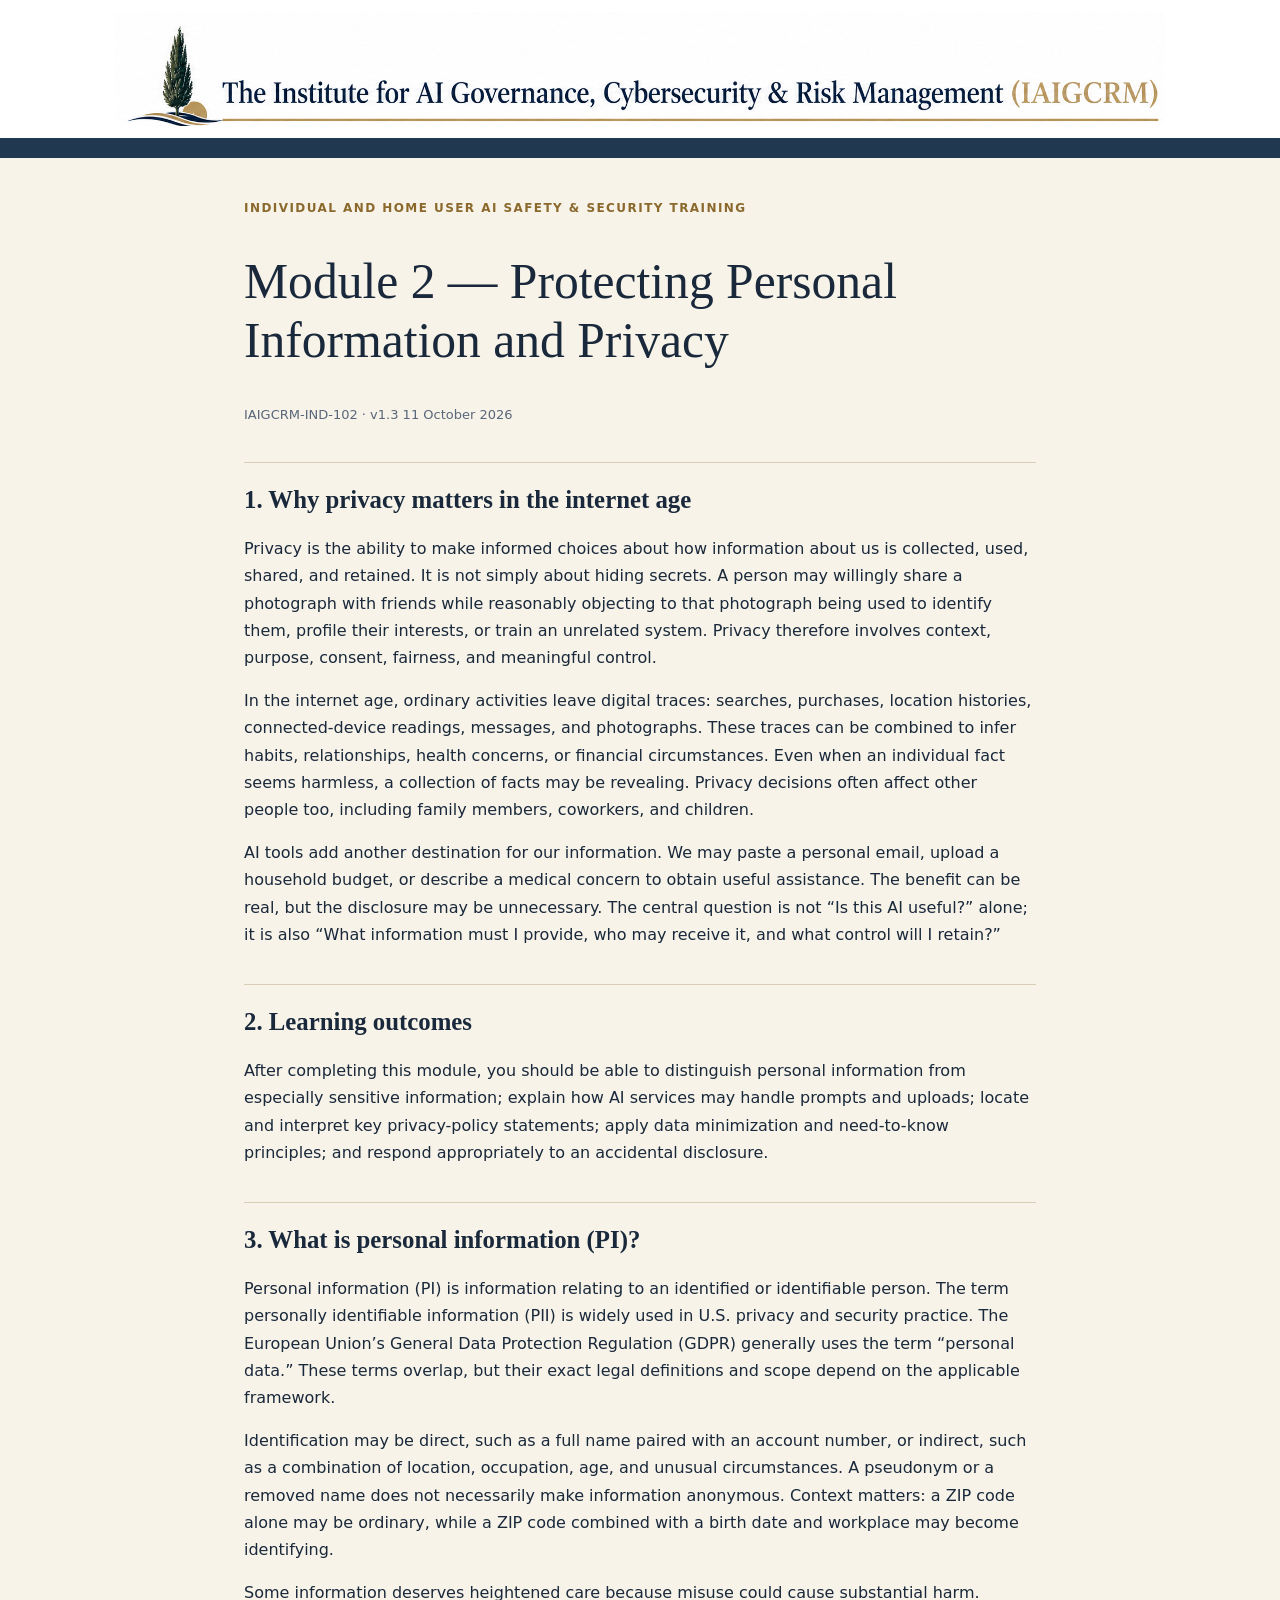
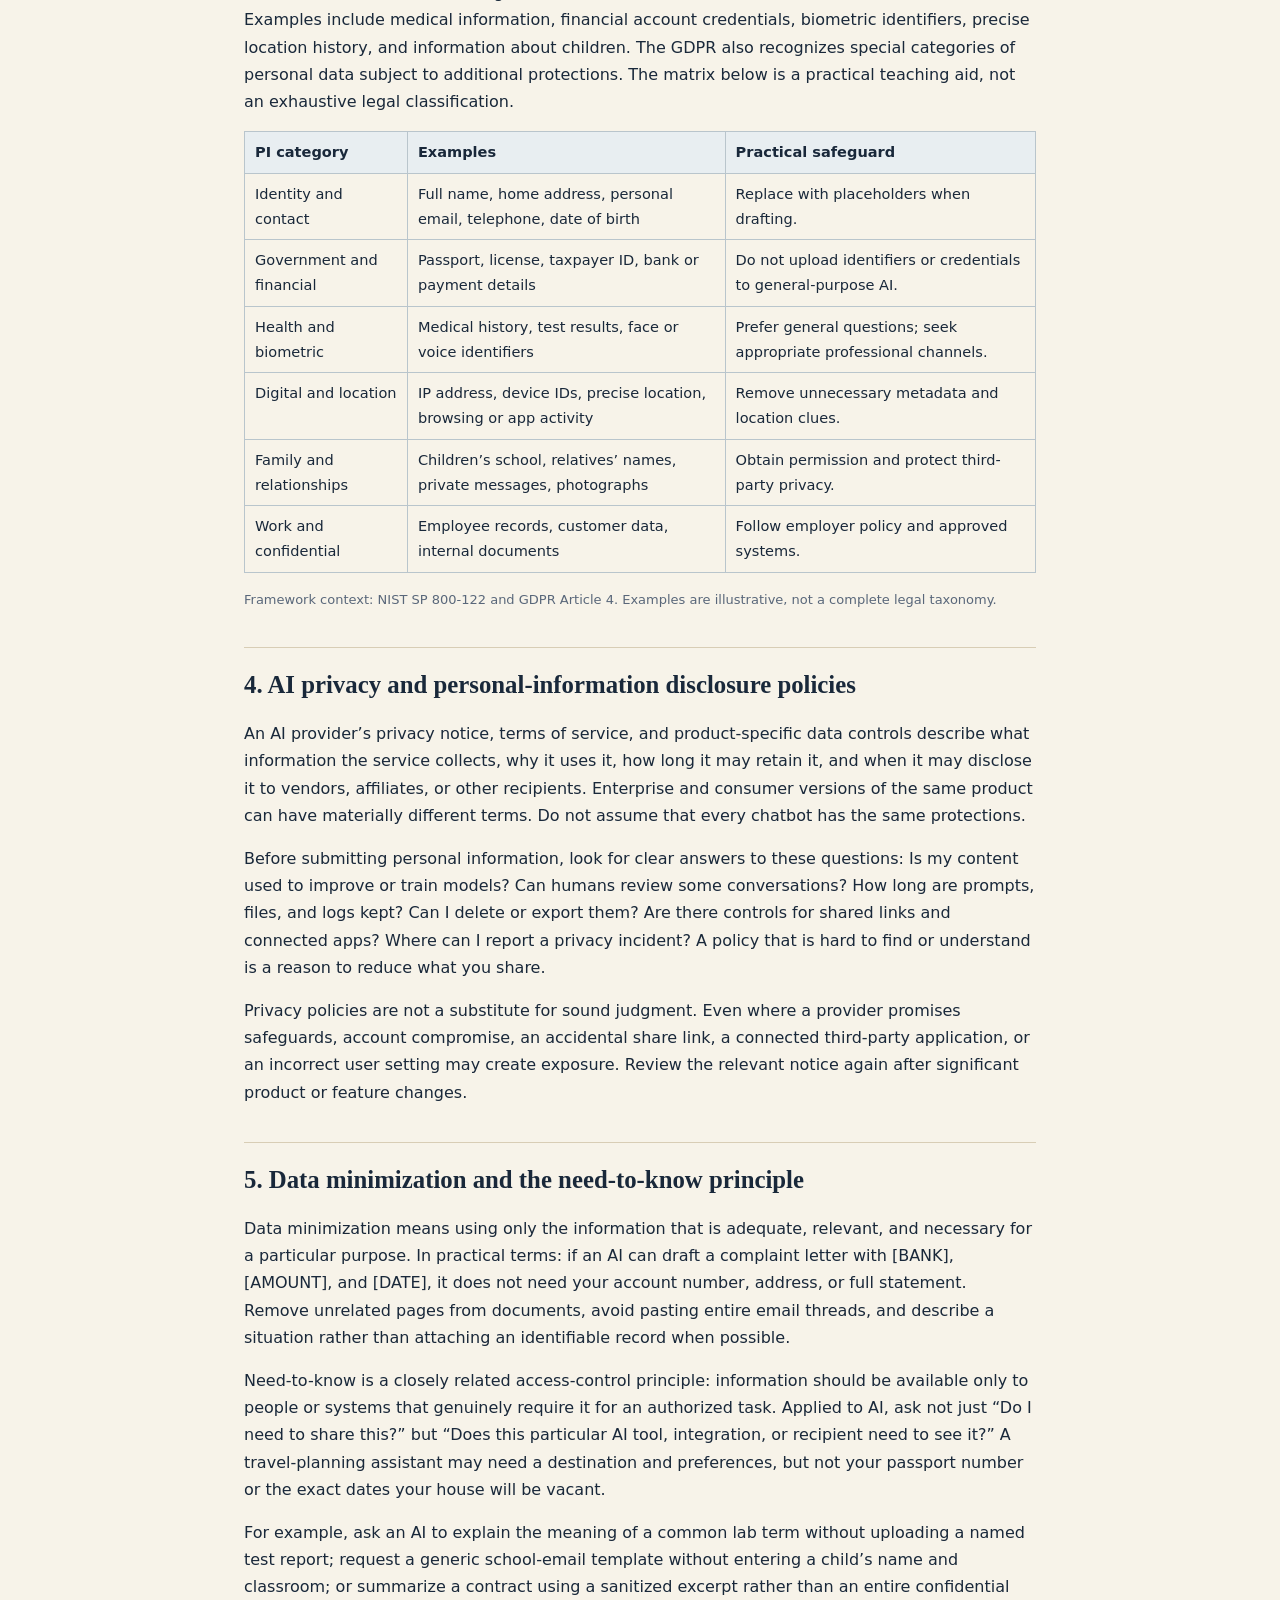
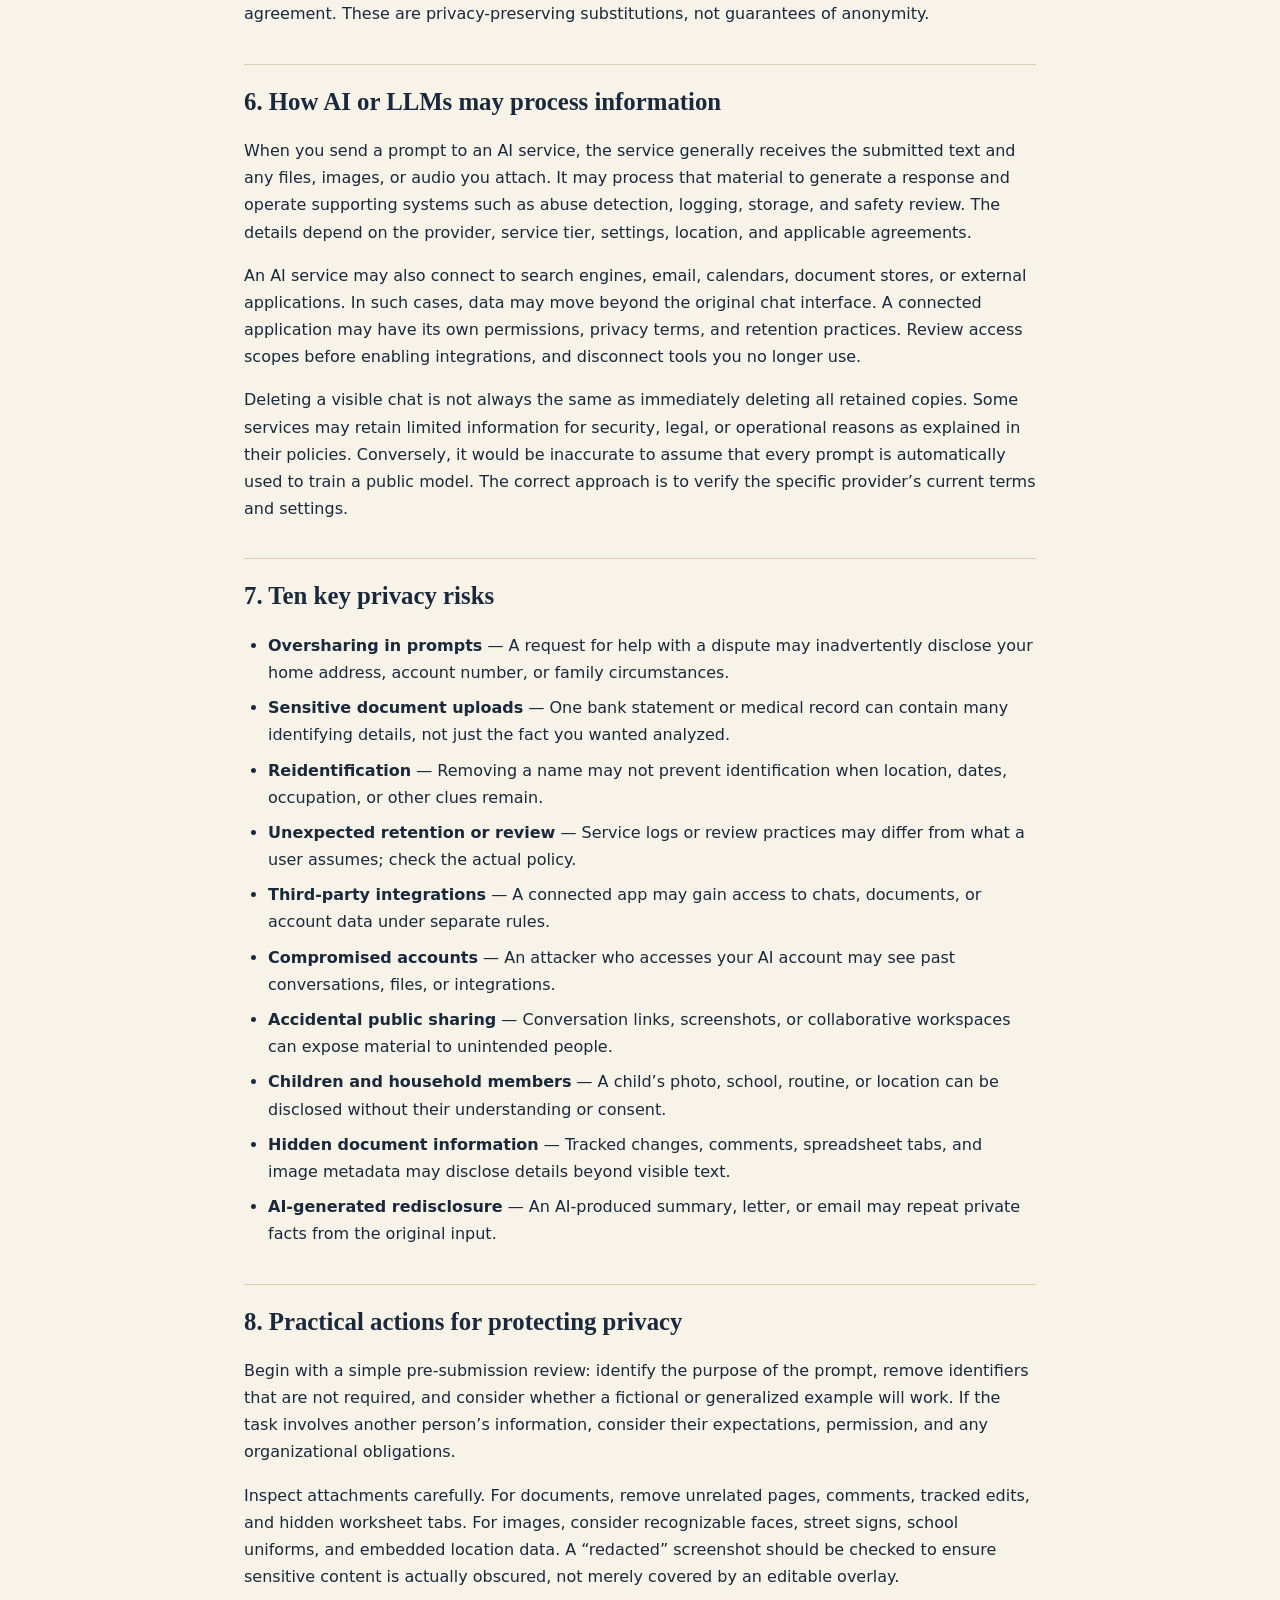
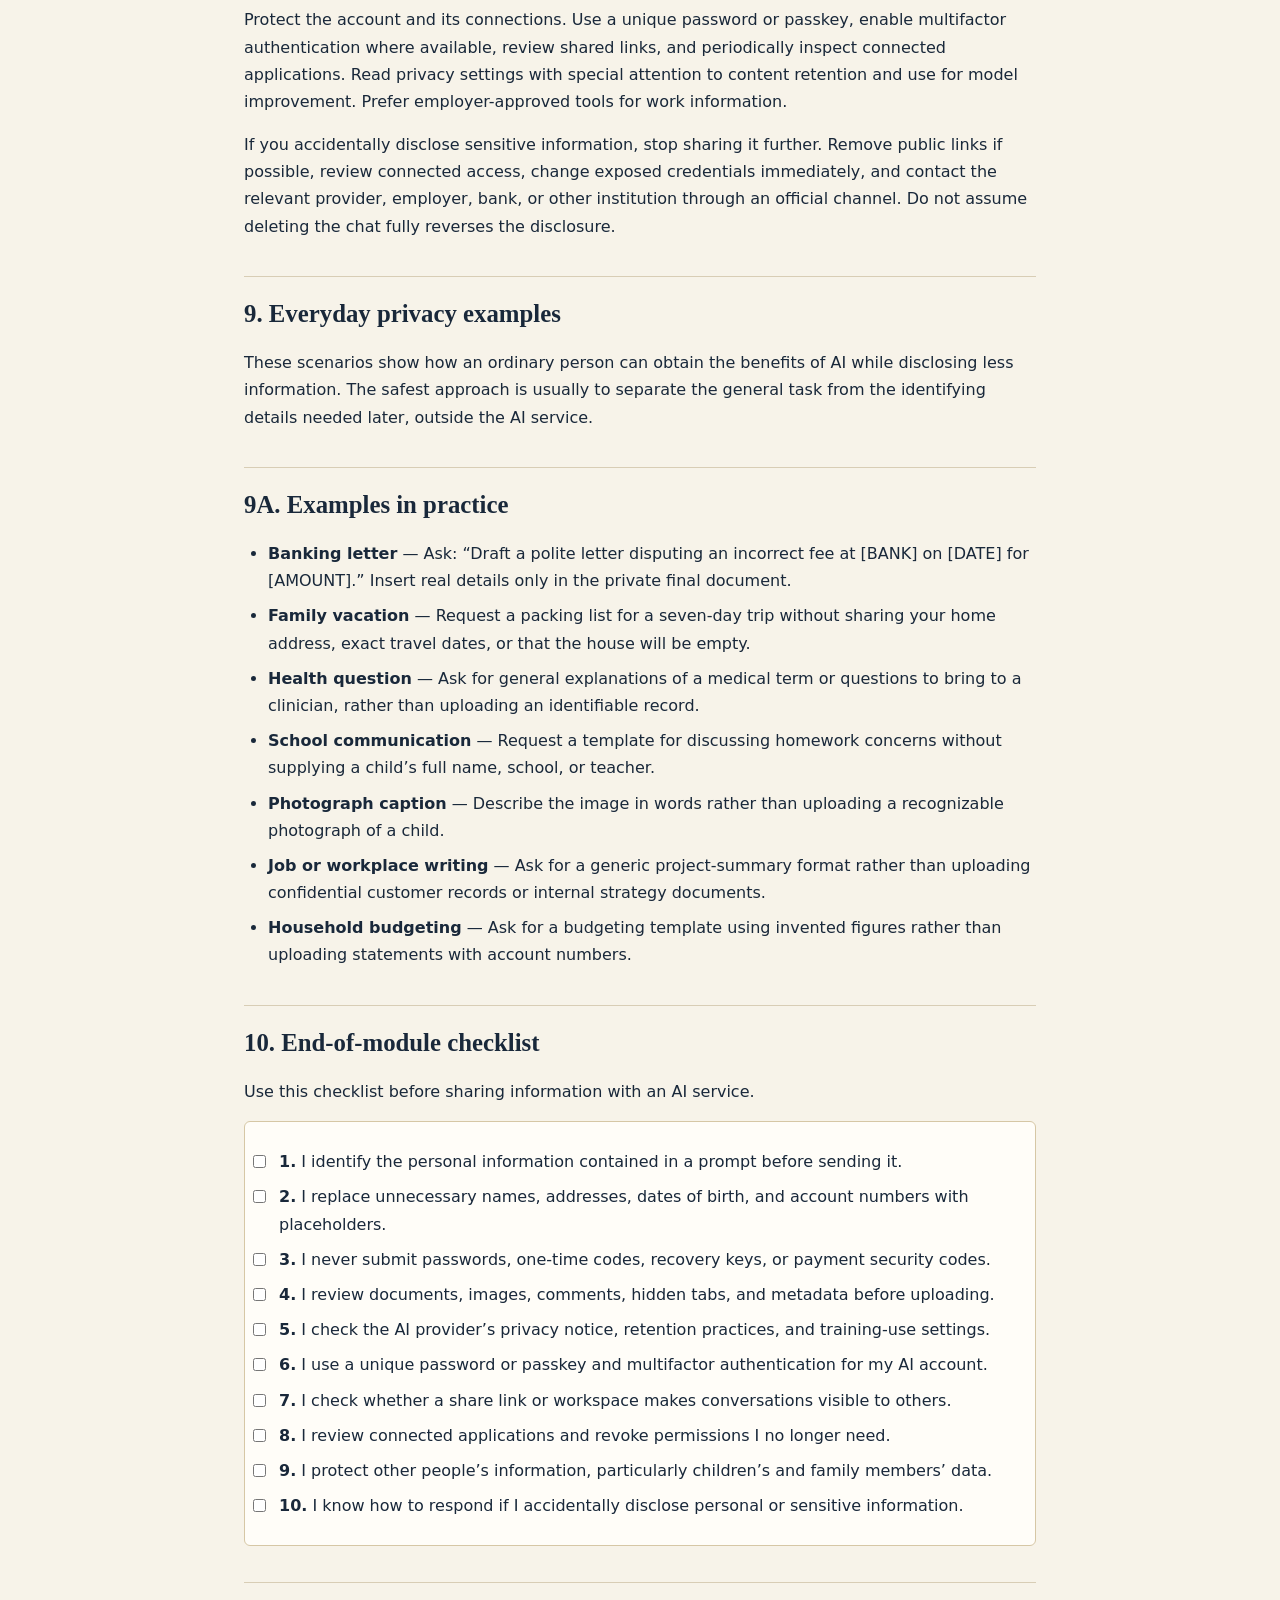
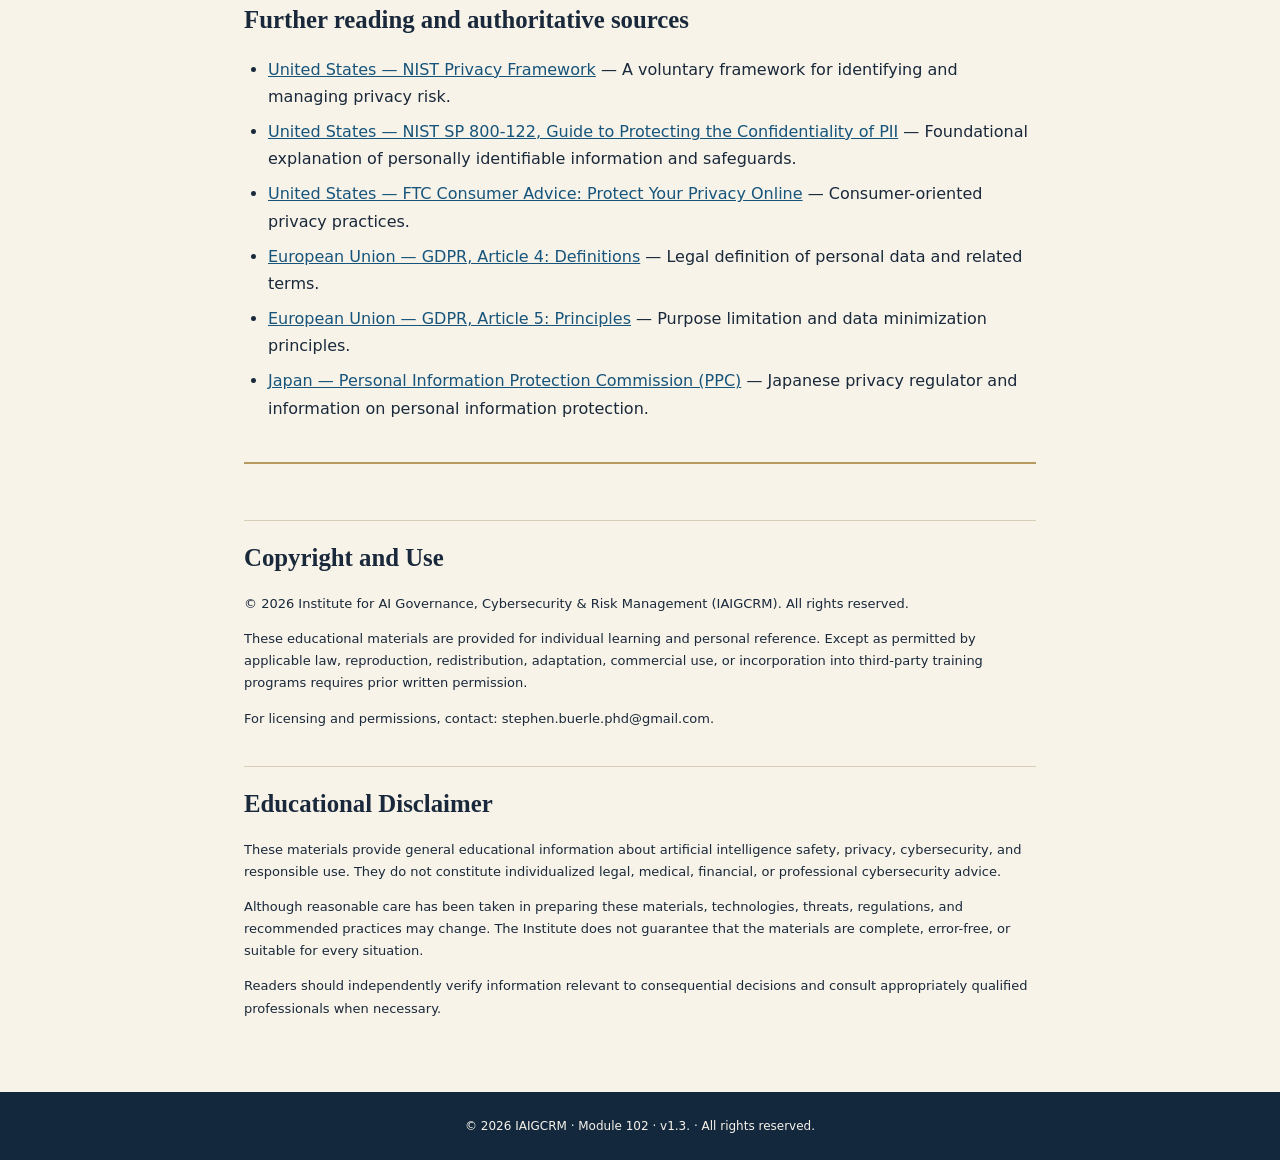
<file: guidance/individual/IAIGCRM-IND-102-v1.3.html>
<!DOCTYPE html>

<html lang="en"><head><meta charset="utf-8"/><meta content="width=device-width,initial-scale=1" name="viewport"/><title>Protecting Personal Information and Privacy | IAIGCRM</title><link href="assets/site.css" rel="stylesheet"/></head><body>
<header class="identity-header"><img alt="Institute for AI Governance, Cybersecurity &amp; Risk Management" src="assets/iaigcrm-horizontal-header.png"/></header>
<nav></nav>
<main><div class="eyebrow">Individual and Home User AI Safety &amp; Security Training</div><h1>Module 2 — Protecting Personal Information and Privacy</h1><div class="meta">IAIGCRM-IND-102 · v1.3 11 October 2026</div>
<h2>1. Why privacy matters in the internet age</h2>
<p>Privacy is the ability to make informed choices about how information about us is collected, used, shared, and retained. It is not simply about hiding secrets. A person may willingly share a photograph with friends while reasonably objecting to that photograph being used to identify them, profile their interests, or train an unrelated system. Privacy therefore involves context, purpose, consent, fairness, and meaningful control.</p>
<p>In the internet age, ordinary activities leave digital traces: searches, purchases, location histories, connected-device readings, messages, and photographs. These traces can be combined to infer habits, relationships, health concerns, or financial circumstances. Even when an individual fact seems harmless, a collection of facts may be revealing. Privacy decisions often affect other people too, including family members, coworkers, and children.</p>
<p>AI tools add another destination for our information. We may paste a personal email, upload a household budget, or describe a medical concern to obtain useful assistance. The benefit can be real, but the disclosure may be unnecessary. The central question is not “Is this AI useful?” alone; it is also “What information must I provide, who may receive it, and what control will I retain?”</p>
<h2>2. Learning outcomes</h2>
<p>After completing this module, you should be able to distinguish personal information from especially sensitive information; explain how AI services may handle prompts and uploads; locate and interpret key privacy-policy statements; apply data minimization and need-to-know principles; and respond appropriately to an accidental disclosure.</p>
<h2>3. What is personal information (PI)?</h2>
<p>Personal information (PI) is information relating to an identified or identifiable person. The term personally identifiable information (PII) is widely used in U.S. privacy and security practice. The European Union’s General Data Protection Regulation (GDPR) generally uses the term “personal data.” These terms overlap, but their exact legal definitions and scope depend on the applicable framework.</p>
<p>Identification may be direct, such as a full name paired with an account number, or indirect, such as a combination of location, occupation, age, and unusual circumstances. A pseudonym or a removed name does not necessarily make information anonymous. Context matters: a ZIP code alone may be ordinary, while a ZIP code combined with a birth date and workplace may become identifying.</p>
<p>Some information deserves heightened care because misuse could cause substantial harm. Examples include medical information, financial account credentials, biometric identifiers, precise location history, and information about children. The GDPR also recognizes special categories of personal data subject to additional protections. The matrix below is a practical teaching aid, not an exhaustive legal classification.</p>
<table class="pi-table"><thead><tr><th>PI category</th><th>Examples</th><th>Practical safeguard</th></tr></thead><tbody>
<tr><td>Identity and contact</td><td>Full name, home address, personal email, telephone, date of birth</td><td>Replace with placeholders when drafting.</td></tr>
<tr><td>Government and financial</td><td>Passport, license, taxpayer ID, bank or payment details</td><td>Do not upload identifiers or credentials to general-purpose AI.</td></tr>
<tr><td>Health and biometric</td><td>Medical history, test results, face or voice identifiers</td><td>Prefer general questions; seek appropriate professional channels.</td></tr>
<tr><td>Digital and location</td><td>IP address, device IDs, precise location, browsing or app activity</td><td>Remove unnecessary metadata and location clues.</td></tr>
<tr><td>Family and relationships</td><td>Children’s school, relatives’ names, private messages, photographs</td><td>Obtain permission and protect third-party privacy.</td></tr>
<tr><td>Work and confidential</td><td>Employee records, customer data, internal documents</td><td>Follow employer policy and approved systems.</td></tr>
</tbody></table><p class="meta">Framework context: NIST SP 800-122 and GDPR Article 4. Examples are illustrative, not a complete legal taxonomy.</p>
<h2>4. AI privacy and personal-information disclosure policies</h2>
<p>An AI provider’s privacy notice, terms of service, and product-specific data controls describe what information the service collects, why it uses it, how long it may retain it, and when it may disclose it to vendors, affiliates, or other recipients. Enterprise and consumer versions of the same product can have materially different terms. Do not assume that every chatbot has the same protections.</p>
<p>Before submitting personal information, look for clear answers to these questions: Is my content used to improve or train models? Can humans review some conversations? How long are prompts, files, and logs kept? Can I delete or export them? Are there controls for shared links and connected apps? Where can I report a privacy incident? A policy that is hard to find or understand is a reason to reduce what you share.</p>
<p>Privacy policies are not a substitute for sound judgment. Even where a provider promises safeguards, account compromise, an accidental share link, a connected third-party application, or an incorrect user setting may create exposure. Review the relevant notice again after significant product or feature changes.</p>
<h2>5. Data minimization and the need-to-know principle</h2>
<p>Data minimization means using only the information that is adequate, relevant, and necessary for a particular purpose. In practical terms: if an AI can draft a complaint letter with [BANK], [AMOUNT], and [DATE], it does not need your account number, address, or full statement. Remove unrelated pages from documents, avoid pasting entire email threads, and describe a situation rather than attaching an identifiable record when possible.</p>
<p>Need-to-know is a closely related access-control principle: information should be available only to people or systems that genuinely require it for an authorized task. Applied to AI, ask not just “Do I need to share this?” but “Does this particular AI tool, integration, or recipient need to see it?” A travel-planning assistant may need a destination and preferences, but not your passport number or the exact dates your house will be vacant.</p>
<p>For example, ask an AI to explain the meaning of a common lab term without uploading a named test report; request a generic school-email template without entering a child’s name and classroom; or summarize a contract using a sanitized excerpt rather than an entire confidential agreement. These are privacy-preserving substitutions, not guarantees of anonymity.</p>
<h2>6. How AI or LLMs may process information</h2>
<p>When you send a prompt to an AI service, the service generally receives the submitted text and any files, images, or audio you attach. It may process that material to generate a response and operate supporting systems such as abuse detection, logging, storage, and safety review. The details depend on the provider, service tier, settings, location, and applicable agreements.</p>
<p>An AI service may also connect to search engines, email, calendars, document stores, or external applications. In such cases, data may move beyond the original chat interface. A connected application may have its own permissions, privacy terms, and retention practices. Review access scopes before enabling integrations, and disconnect tools you no longer use.</p>
<p>Deleting a visible chat is not always the same as immediately deleting all retained copies. Some services may retain limited information for security, legal, or operational reasons as explained in their policies. Conversely, it would be inaccurate to assume that every prompt is automatically used to train a public model. The correct approach is to verify the specific provider’s current terms and settings.</p>
<h2>7. Ten key privacy risks</h2>
<ul>
<li><strong>Oversharing in prompts</strong> — A request for help with a dispute may inadvertently disclose your home address, account number, or family circumstances.</li>
<li><strong>Sensitive document uploads</strong> — One bank statement or medical record can contain many identifying details, not just the fact you wanted analyzed.</li>
<li><strong>Reidentification</strong> — Removing a name may not prevent identification when location, dates, occupation, or other clues remain.</li>
<li><strong>Unexpected retention or review</strong> — Service logs or review practices may differ from what a user assumes; check the actual policy.</li>
<li><strong>Third-party integrations</strong> — A connected app may gain access to chats, documents, or account data under separate rules.</li>
<li><strong>Compromised accounts</strong> — An attacker who accesses your AI account may see past conversations, files, or integrations.</li>
<li><strong>Accidental public sharing</strong> — Conversation links, screenshots, or collaborative workspaces can expose material to unintended people.</li>
<li><strong>Children and household members</strong> — A child’s photo, school, routine, or location can be disclosed without their understanding or consent.</li>
<li><strong>Hidden document information</strong> — Tracked changes, comments, spreadsheet tabs, and image metadata may disclose details beyond visible text.</li>
<li><strong>AI-generated redisclosure</strong> — An AI-produced summary, letter, or email may repeat private facts from the original input.</li>
</ul>
<h2>8. Practical actions for protecting privacy</h2>
<p>Begin with a simple pre-submission review: identify the purpose of the prompt, remove identifiers that are not required, and consider whether a fictional or generalized example will work. If the task involves another person’s information, consider their expectations, permission, and any organizational obligations.</p>
<p>Inspect attachments carefully. For documents, remove unrelated pages, comments, tracked edits, and hidden worksheet tabs. For images, consider recognizable faces, street signs, school uniforms, and embedded location data. A “redacted” screenshot should be checked to ensure sensitive content is actually obscured, not merely covered by an editable overlay.</p>
<p>Protect the account and its connections. Use a unique password or passkey, enable multifactor authentication where available, review shared links, and periodically inspect connected applications. Read privacy settings with special attention to content retention and use for model improvement. Prefer employer-approved tools for work information.</p>
<p>If you accidentally disclose sensitive information, stop sharing it further. Remove public links if possible, review connected access, change exposed credentials immediately, and contact the relevant provider, employer, bank, or other institution through an official channel. Do not assume deleting the chat fully reverses the disclosure.</p>
<h2>9. Everyday privacy examples</h2>
<p>These scenarios show how an ordinary person can obtain the benefits of AI while disclosing less information. The safest approach is usually to separate the general task from the identifying details needed later, outside the AI service.</p>
<h2>9A. Examples in practice</h2>
<ul>
<li><strong>Banking letter</strong> — Ask: “Draft a polite letter disputing an incorrect fee at [BANK] on [DATE] for [AMOUNT].” Insert real details only in the private final document.</li>
<li><strong>Family vacation</strong> — Request a packing list for a seven-day trip without sharing your home address, exact travel dates, or that the house will be empty.</li>
<li><strong>Health question</strong> — Ask for general explanations of a medical term or questions to bring to a clinician, rather than uploading an identifiable record.</li>
<li><strong>School communication</strong> — Request a template for discussing homework concerns without supplying a child’s full name, school, or teacher.</li>
<li><strong>Photograph caption</strong> — Describe the image in words rather than uploading a recognizable photograph of a child.</li>
<li><strong>Job or workplace writing</strong> — Ask for a generic project-summary format rather than uploading confidential customer records or internal strategy documents.</li>
<li><strong>Household budgeting</strong> — Ask for a budgeting template using invented figures rather than uploading statements with account numbers.</li>
</ul>
<h2>10. End-of-module checklist</h2><p>Use this checklist before sharing information with an AI service.</p><ol class="checklist">
<li><label><input aria-label="Checklist item 1" type="checkbox"/><span><b>1.</b> I identify the personal information contained in a prompt before sending it.</span></label></li>
<li><label><input aria-label="Checklist item 2" type="checkbox"/><span><b>2.</b> I replace unnecessary names, addresses, dates of birth, and account numbers with placeholders.</span></label></li>
<li><label><input aria-label="Checklist item 3" type="checkbox"/><span><b>3.</b> I never submit passwords, one-time codes, recovery keys, or payment security codes.</span></label></li>
<li><label><input aria-label="Checklist item 4" type="checkbox"/><span><b>4.</b> I review documents, images, comments, hidden tabs, and metadata before uploading.</span></label></li>
<li><label><input aria-label="Checklist item 5" type="checkbox"/><span><b>5.</b> I check the AI provider’s privacy notice, retention practices, and training-use settings.</span></label></li>
<li><label><input aria-label="Checklist item 6" type="checkbox"/><span><b>6.</b> I use a unique password or passkey and multifactor authentication for my AI account.</span></label></li>
<li><label><input aria-label="Checklist item 7" type="checkbox"/><span><b>7.</b> I check whether a share link or workspace makes conversations visible to others.</span></label></li>
<li><label><input aria-label="Checklist item 8" type="checkbox"/><span><b>8.</b> I review connected applications and revoke permissions I no longer need.</span></label></li>
<li><label><input aria-label="Checklist item 9" type="checkbox"/><span><b>9.</b> I protect other people’s information, particularly children’s and family members’ data.</span></label></li>
<li><label><input aria-label="Checklist item 10" type="checkbox"/><span><b>10.</b> I know how to respond if I accidentally disclose personal or sensitive information.</span></label></li>
</ol><h2>Further reading and authoritative sources</h2><ul>
<li><a href="https://www.nist.gov/privacy-framework" rel="noopener noreferrer" target="_blank">United States — NIST Privacy Framework</a> — A voluntary framework for identifying and managing privacy risk.</li>
<li><a href="https://csrc.nist.gov/pubs/sp/800/122/final" rel="noopener noreferrer" target="_blank">United States — NIST SP 800-122, Guide to Protecting the Confidentiality of PII</a> — Foundational explanation of personally identifiable information and safeguards.</li>
<li><a href="https://consumer.ftc.gov/articles/how-protect-your-privacy-online" rel="noopener noreferrer" target="_blank">United States — FTC Consumer Advice: Protect Your Privacy Online</a> — Consumer-oriented privacy practices.</li>
<li><a href="https://eur-lex.europa.eu/eli/reg/2016/679/oj/eng" rel="noopener noreferrer" target="_blank">European Union — GDPR, Article 4: Definitions</a> — Legal definition of personal data and related terms.</li>
<li><a href="https://eur-lex.europa.eu/eli/reg/2016/679/oj/eng" rel="noopener noreferrer" target="_blank">European Union — GDPR, Article 5: Principles</a> — Purpose limitation and data minimization principles.</li>
<li><a href="https://www.ppc.go.jp/en/" rel="noopener noreferrer" target="_blank">Japan — Personal Information Protection Commission (PPC)</a> — Japanese privacy regulator and information on personal information protection.</li>
</ul><div class="notice"><h2>Copyright and Use</h2><p>© 2026 Institute for AI Governance, Cybersecurity &amp; Risk Management (IAIGCRM). All rights reserved.</p><p>These educational materials are provided for individual learning and personal reference. Except as permitted by applicable law, reproduction, redistribution, adaptation, commercial use, or incorporation into third-party training programs requires prior written permission.</p><p>For licensing and permissions, contact: stephen.buerle.phd@gmail.com.</p><h2>Educational Disclaimer</h2><p>These materials provide general educational information about artificial intelligence safety, privacy, cybersecurity, and responsible use. They do not constitute individualized legal, medical, financial, or professional cybersecurity advice.</p><p>Although reasonable care has been taken in preparing these materials, technologies, threats, regulations, and recommended practices may change. The Institute does not guarantee that the materials are complete, error-free, or suitable for every situation.</p><p>Readers should independently verify information relevant to consequential decisions and consult appropriately qualified professionals when necessary.</p></div></main><footer>© 2026 IAIGCRM · Module 102 · v1.3. · All rights reserved.</footer></body></html>
</file>
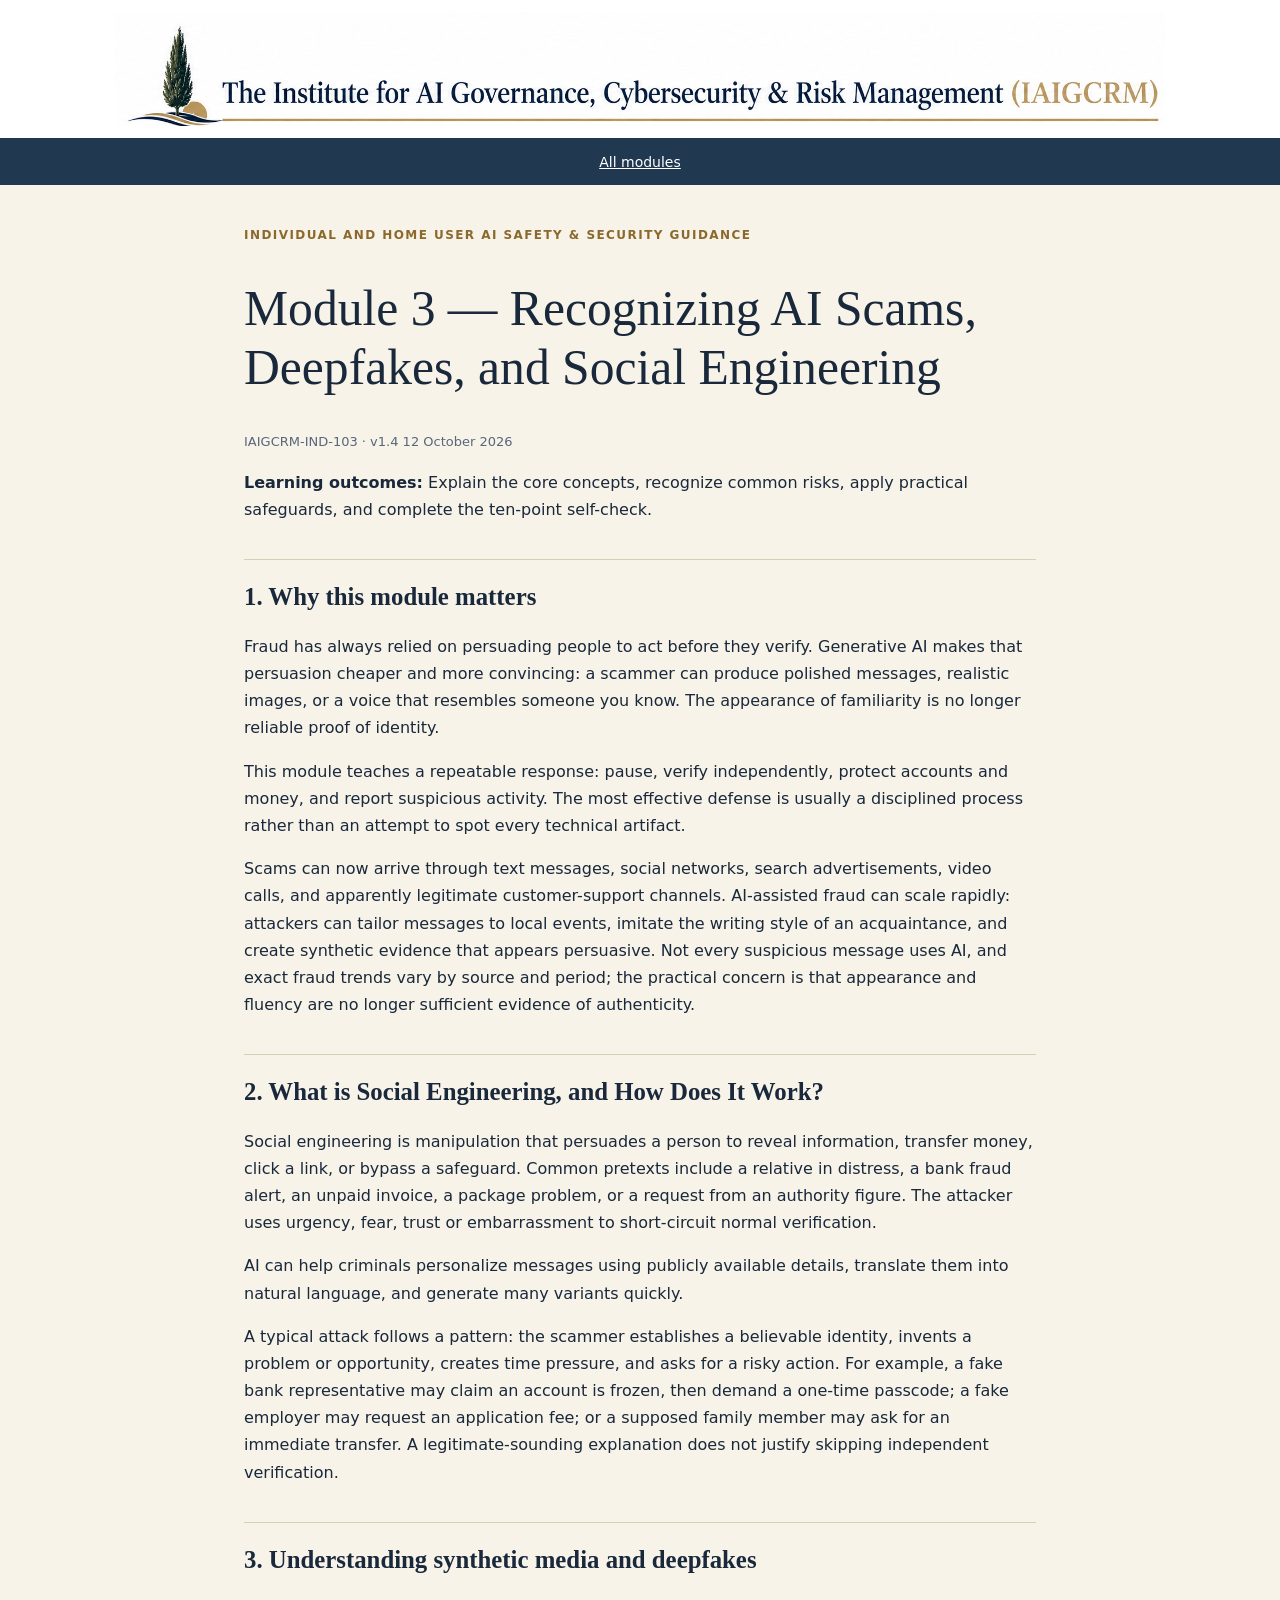
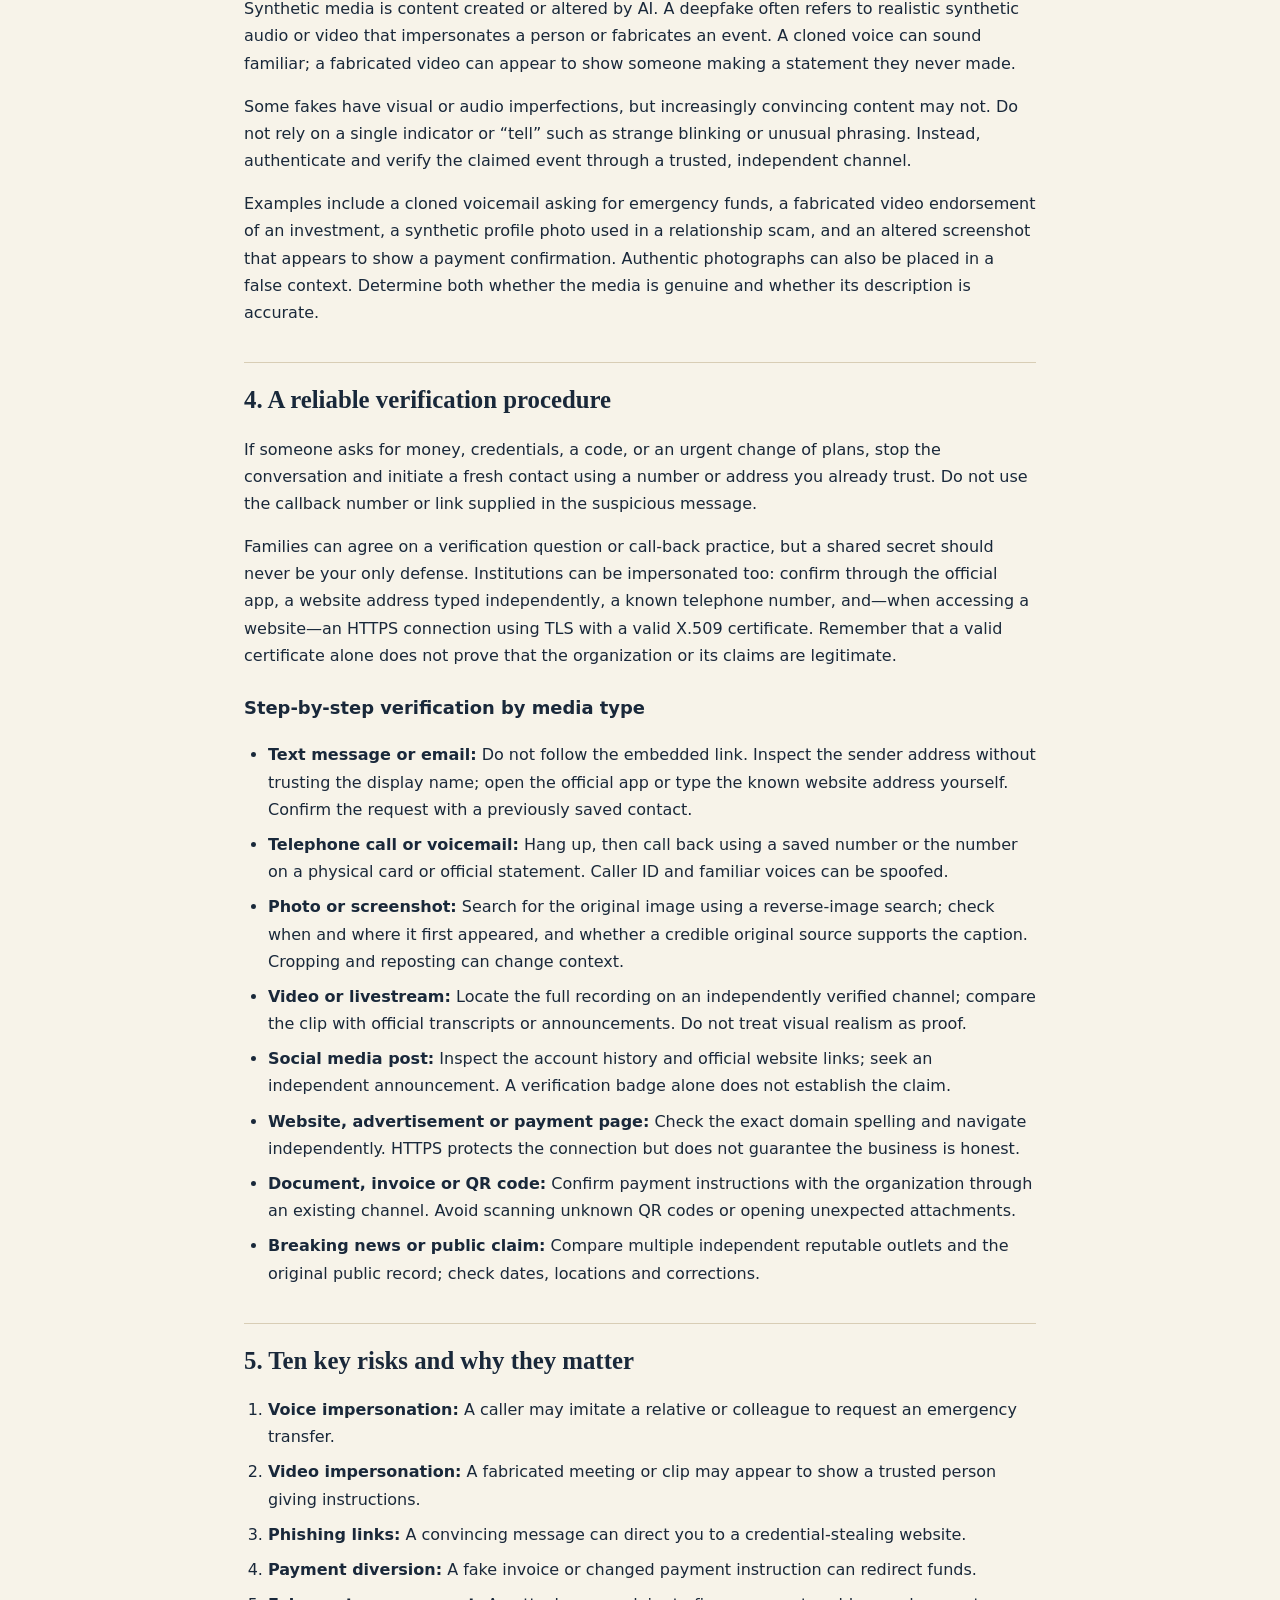
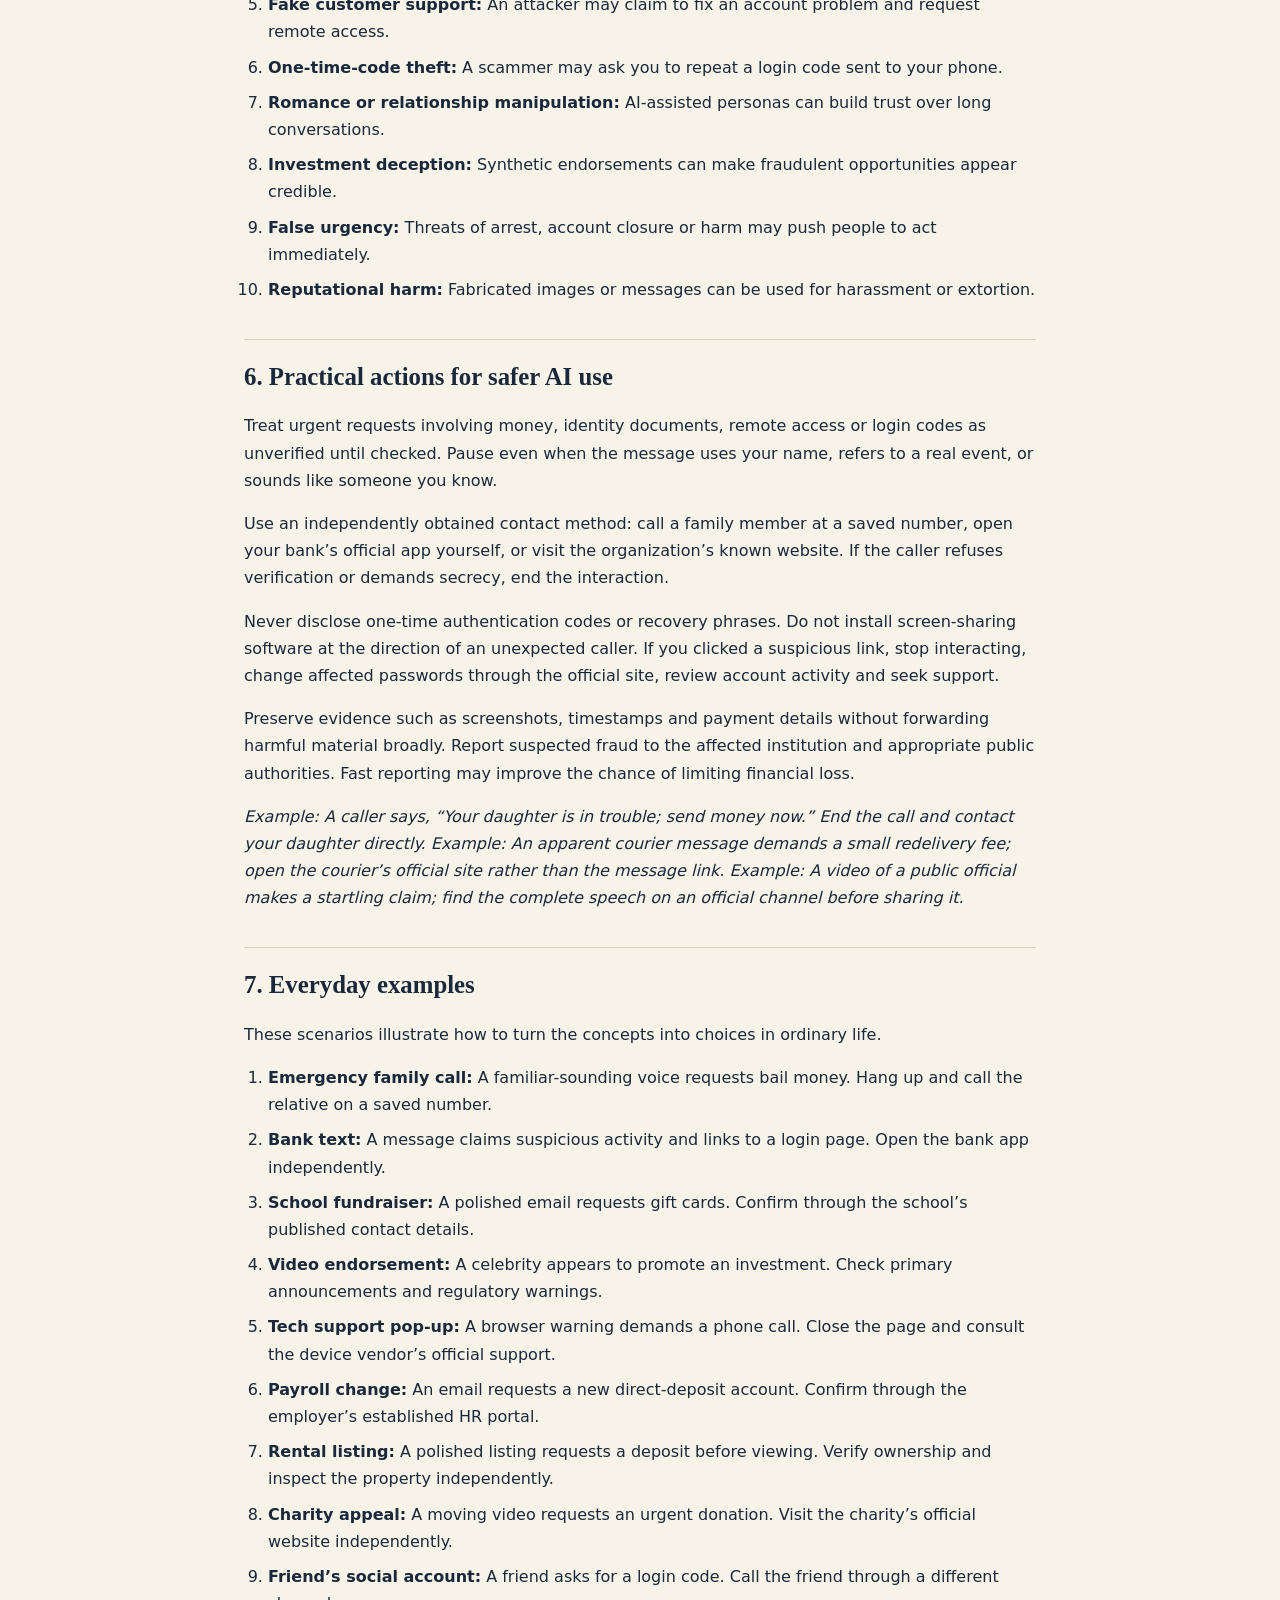
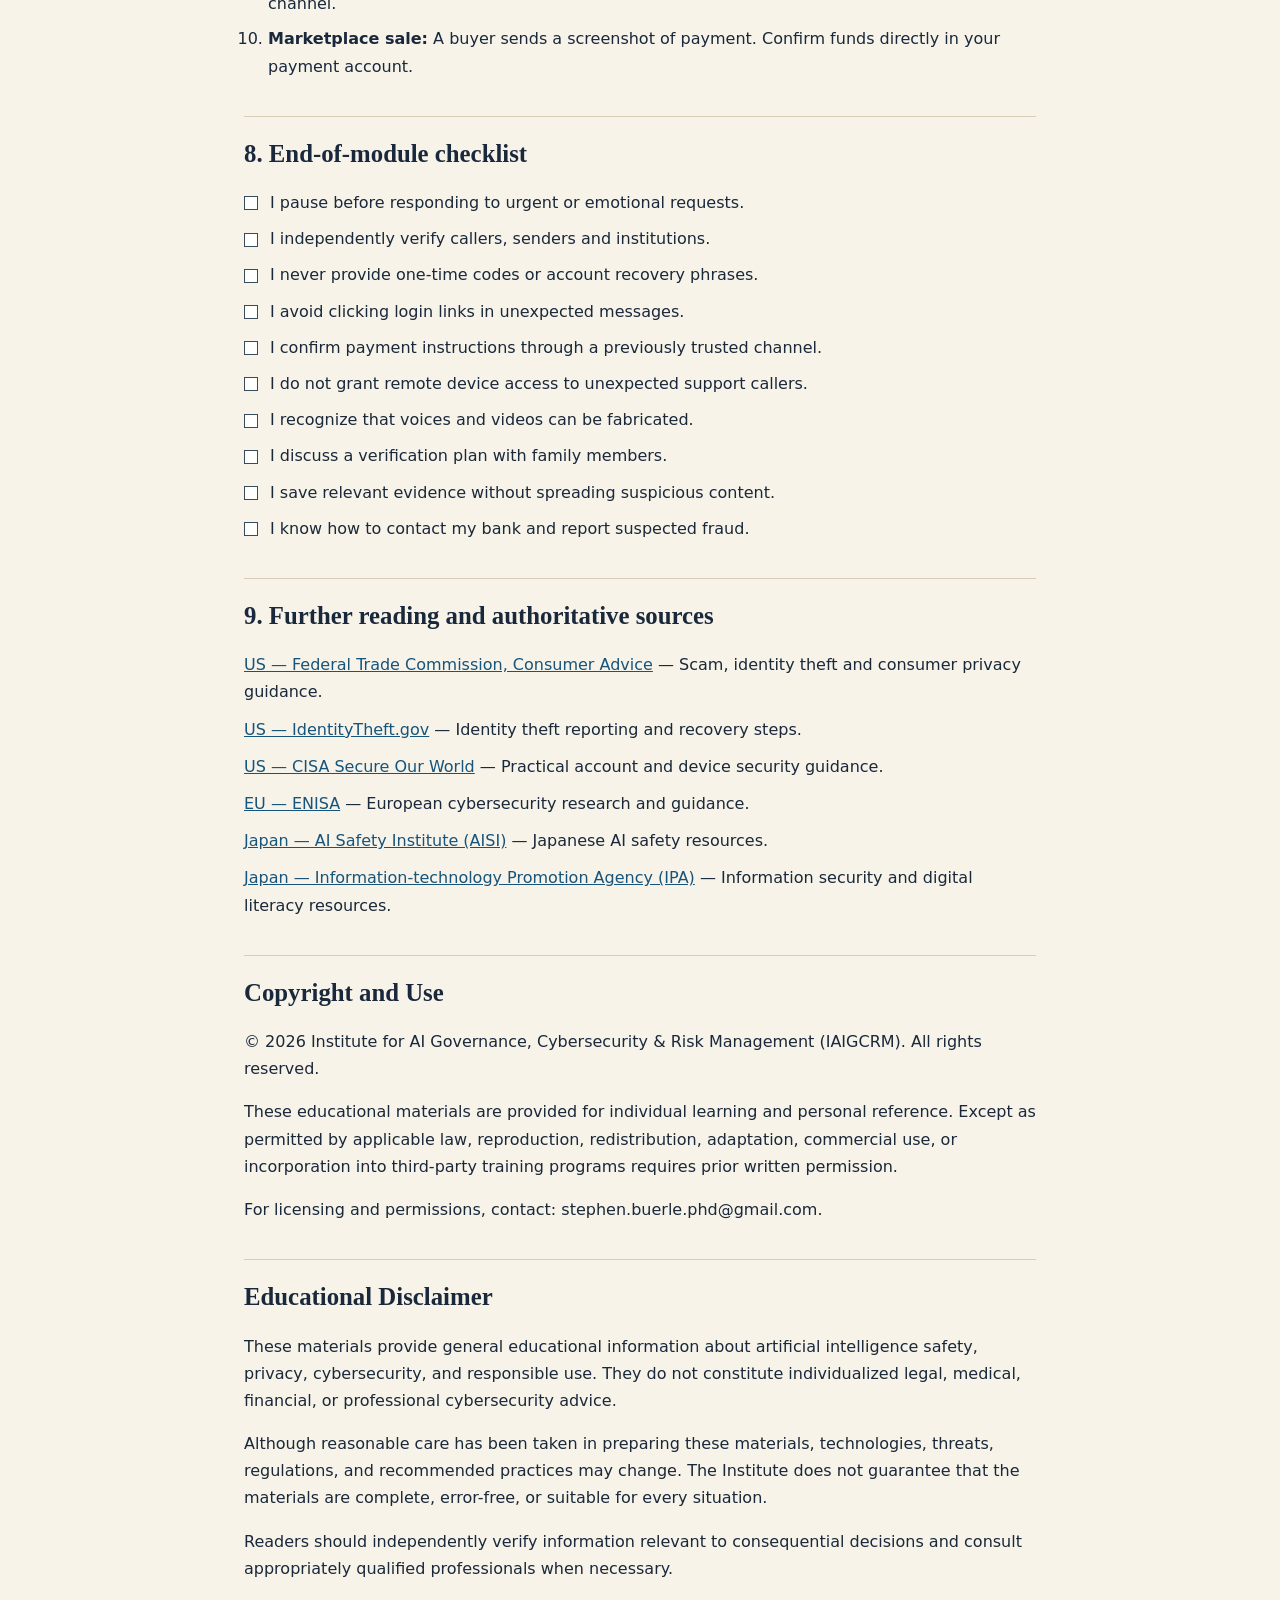
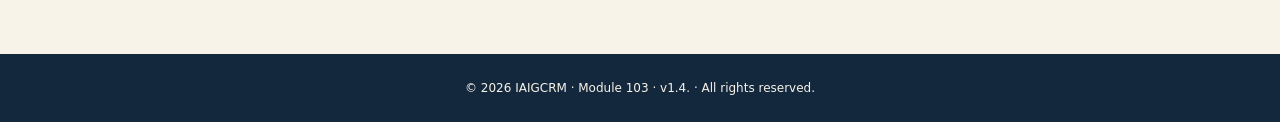
<file: guidance/individual/IAIGCRM-IND-103-v1.4.html>
<!DOCTYPE html>

<html lang="en"><head><meta charset="utf-8"/><meta content="width=device-width,initial-scale=1" name="viewport"/><title>Recognizing AI Scams, Deepfakes, and Social Engineering | IAIGCRM</title><link href="assets/site.css" rel="stylesheet"/></head><body>
<header class="identity-header"><img alt="The Institute for AI Governance, Cybersecurity &amp; Risk Management (IAIGCRM)" src="assets/iaigcrm-horizontal-header.png"/></header>
<nav><a href="index.html">All modules</a></nav>
<main><div class="eyebrow">Individual and Home User AI Safety &amp; Security Guidance</div><h1>Module 3 — Recognizing AI Scams, Deepfakes, and Social Engineering</h1><div class="meta">IAIGCRM-IND-103 · v1.4 12 October 2026</div><p><strong>Learning outcomes:</strong> Explain the core concepts, recognize common risks, apply practical safeguards, and complete the ten-point self-check.</p>
<h2>1. Why this module matters</h2>
<p>Fraud has always relied on persuading people to act before they verify. Generative AI makes that persuasion cheaper and more convincing: a scammer can produce polished messages, realistic images, or a voice that resembles someone you know. The appearance of familiarity is no longer reliable proof of identity.</p>
<p>This module teaches a repeatable response: pause, verify independently, protect accounts and money, and report suspicious activity. The most effective defense is usually a disciplined process rather than an attempt to spot every technical artifact.</p><p>Scams can now arrive through text messages, social networks, search advertisements, video calls, and apparently legitimate customer-support channels. AI-assisted fraud can scale rapidly: attackers can tailor messages to local events, imitate the writing style of an acquaintance, and create synthetic evidence that appears persuasive. Not every suspicious message uses AI, and exact fraud trends vary by source and period; the practical concern is that appearance and fluency are no longer sufficient evidence of authenticity.</p>
<h2>2. What is Social Engineering, and How Does It Work?</h2>
<p>Social engineering is manipulation that persuades a person to reveal information, transfer money, click a link, or bypass a safeguard. Common pretexts include a relative in distress, a bank fraud alert, an unpaid invoice, a package problem, or a request from an authority figure. The attacker uses urgency, fear, trust or embarrassment to short-circuit normal verification.</p>
<p>AI can help criminals personalize messages using publicly available details, translate them into natural language, and generate many variants quickly.</p><p>A typical attack follows a pattern: the scammer establishes a believable identity, invents a problem or opportunity, creates time pressure, and asks for a risky action. For example, a fake bank representative may claim an account is frozen, then demand a one-time passcode; a fake employer may request an application fee; or a supposed family member may ask for an immediate transfer. A legitimate-sounding explanation does not justify skipping independent verification.</p>
<h2>3. Understanding synthetic media and deepfakes</h2>
<p>Synthetic media is content created or altered by AI. A deepfake often refers to realistic synthetic audio or video that impersonates a person or fabricates an event. A cloned voice can sound familiar; a fabricated video can appear to show someone making a statement they never made.</p>
<p>Some fakes have visual or audio imperfections, but increasingly convincing content may not. Do not rely on a single indicator or “tell” such as strange blinking or unusual phrasing. Instead, authenticate and verify the claimed event through a trusted, independent channel.</p><p>Examples include a cloned voicemail asking for emergency funds, a fabricated video endorsement of an investment, a synthetic profile photo used in a relationship scam, and an altered screenshot that appears to show a payment confirmation. Authentic photographs can also be placed in a false context. Determine both whether the media is genuine and whether its description is accurate.</p>
<h2>4. A reliable verification procedure</h2>
<p>If someone asks for money, credentials, a code, or an urgent change of plans, stop the conversation and initiate a fresh contact using a number or address you already trust. Do not use the callback number or link supplied in the suspicious message.</p>
<p>Families can agree on a verification question or call-back practice, but a shared secret should never be your only defense. Institutions can be impersonated too: confirm through the official app, a website address typed independently, a known telephone number, and—when accessing a website—an HTTPS connection using TLS with a valid X.509 certificate. Remember that a valid certificate alone does not prove that the organization or its claims are legitimate.</p><h3>Step-by-step verification by media type</h3><ul><li><strong>Text message or email:</strong> Do not follow the embedded link. Inspect the sender address without trusting the display name; open the official app or type the known website address yourself. Confirm the request with a previously saved contact.</li><li><strong>Telephone call or voicemail:</strong> Hang up, then call back using a saved number or the number on a physical card or official statement. Caller ID and familiar voices can be spoofed.</li><li><strong>Photo or screenshot:</strong> Search for the original image using a reverse-image search; check when and where it first appeared, and whether a credible original source supports the caption. Cropping and reposting can change context.</li><li><strong>Video or livestream:</strong> Locate the full recording on an independently verified channel; compare the clip with official transcripts or announcements. Do not treat visual realism as proof.</li><li><strong>Social media post:</strong> Inspect the account history and official website links; seek an independent announcement. A verification badge alone does not establish the claim.</li><li><strong>Website, advertisement or payment page:</strong> Check the exact domain spelling and navigate independently. HTTPS protects the connection but does not guarantee the business is honest.</li><li><strong>Document, invoice or QR code:</strong> Confirm payment instructions with the organization through an existing channel. Avoid scanning unknown QR codes or opening unexpected attachments.</li><li><strong>Breaking news or public claim:</strong> Compare multiple independent reputable outlets and the original public record; check dates, locations and corrections.</li></ul>
<h2>5. Ten key risks and why they matter</h2>
<ol><li><b>Voice impersonation:</b> A caller may imitate a relative or colleague to request an emergency transfer.</li><li><b>Video impersonation:</b> A fabricated meeting or clip may appear to show a trusted person giving instructions.</li><li><b>Phishing links:</b> A convincing message can direct you to a credential-stealing website.</li><li><b>Payment diversion:</b> A fake invoice or changed payment instruction can redirect funds.</li><li><b>Fake customer support:</b> An attacker may claim to fix an account problem and request remote access.</li><li><b>One-time-code theft:</b> A scammer may ask you to repeat a login code sent to your phone.</li><li><b>Romance or relationship manipulation:</b> AI-assisted personas can build trust over long conversations.</li><li><b>Investment deception:</b> Synthetic endorsements can make fraudulent opportunities appear credible.</li><li><b>False urgency:</b> Threats of arrest, account closure or harm may push people to act immediately.</li><li><b>Reputational harm:</b> Fabricated images or messages can be used for harassment or extortion.</li></ol>
<h2>6. Practical actions for safer AI use</h2>
<p>Treat urgent requests involving money, identity documents, remote access or login codes as unverified until checked. Pause even when the message uses your name, refers to a real event, or sounds like someone you know.</p>
<p>Use an independently obtained contact method: call a family member at a saved number, open your bank’s official app yourself, or visit the organization’s known website. If the caller refuses verification or demands secrecy, end the interaction.</p>
<p>Never disclose one-time authentication codes or recovery phrases. Do not install screen-sharing software at the direction of an unexpected caller. If you clicked a suspicious link, stop interacting, change affected passwords through the official site, review account activity and seek support.</p>
<p>Preserve evidence such as screenshots, timestamps and payment details without forwarding harmful material broadly. Report suspected fraud to the affected institution and appropriate public authorities. Fast reporting may improve the chance of limiting financial loss.</p><p><em>Example: A caller says, “Your daughter is in trouble; send money now.” End the call and contact your daughter directly. Example: An apparent courier message demands a small redelivery fee; open the courier’s official site rather than the message link. Example: A video of a public official makes a startling claim; find the complete speech on an official channel before sharing it.</em></p>
<h2>7. Everyday examples</h2>
<p>These scenarios illustrate how to turn the concepts into choices in ordinary life.</p>
<ol><li><b>Emergency family call:</b> A familiar-sounding voice requests bail money. Hang up and call the relative on a saved number.</li><li><b>Bank text:</b> A message claims suspicious activity and links to a login page. Open the bank app independently.</li><li><b>School fundraiser:</b> A polished email requests gift cards. Confirm through the school’s published contact details.</li><li><b>Video endorsement:</b> A celebrity appears to promote an investment. Check primary announcements and regulatory warnings.</li><li><b>Tech support pop-up:</b> A browser warning demands a phone call. Close the page and consult the device vendor’s official support.</li><li><strong>Payroll change:</strong> An email requests a new direct-deposit account. Confirm through the employer’s established HR portal.</li><li><strong>Rental listing:</strong> A polished listing requests a deposit before viewing. Verify ownership and inspect the property independently.</li><li><strong>Charity appeal:</strong> A moving video requests an urgent donation. Visit the charity’s official website independently.</li><li><strong>Friend’s social account:</strong> A friend asks for a login code. Call the friend through a different channel.</li><li><strong>Marketplace sale:</strong> A buyer sends a screenshot of payment. Confirm funds directly in your payment account.</li></ol>
<h2>8. End-of-module checklist</h2>
<ul class="editorial-checklist"><li>I pause before responding to urgent or emotional requests.</li><li>I independently verify callers, senders and institutions.</li><li>I never provide one-time codes or account recovery phrases.</li><li>I avoid clicking login links in unexpected messages.</li><li>I confirm payment instructions through a previously trusted channel.</li><li>I do not grant remote device access to unexpected support callers.</li><li>I recognize that voices and videos can be fabricated.</li><li>I discuss a verification plan with family members.</li><li>I save relevant evidence without spreading suspicious content.</li><li>I know how to contact my bank and report suspected fraud.</li></ul>
<h2>9. Further reading and authoritative sources</h2>
<ul class="editorial-sources"><li><a href="https://consumer.ftc.gov/" rel="noopener noreferrer" target="_blank">US — Federal Trade Commission, Consumer Advice</a> — Scam, identity theft and consumer privacy guidance.</li><li><a href="https://www.identitytheft.gov/" rel="noopener noreferrer" target="_blank">US — IdentityTheft.gov</a> — Identity theft reporting and recovery steps.</li><li><a href="https://www.cisa.gov/secure-our-world" rel="noopener noreferrer" target="_blank">US — CISA Secure Our World</a> — Practical account and device security guidance.</li><li><a href="https://www.enisa.europa.eu/" rel="noopener noreferrer" target="_blank">EU — ENISA</a> — European cybersecurity research and guidance.</li><li><a href="https://aisi.go.jp/" rel="noopener noreferrer" target="_blank">Japan — AI Safety Institute (AISI)</a> — Japanese AI safety resources.</li><li><a href="https://www.ipa.go.jp/en/" rel="noopener noreferrer" target="_blank">Japan — Information-technology Promotion Agency (IPA)</a> — Information security and digital literacy resources.</li></ul>
<h2>Copyright and Use</h2><p>© 2026 Institute for AI Governance, Cybersecurity &amp; Risk Management (IAIGCRM). All rights reserved.</p><p>These educational materials are provided for individual learning and personal reference. Except as permitted by applicable law, reproduction, redistribution, adaptation, commercial use, or incorporation into third-party training programs requires prior written permission.</p><p>For licensing and permissions, contact: stephen.buerle.phd@gmail.com.</p><h2>Educational Disclaimer</h2><p>These materials provide general educational information about artificial intelligence safety, privacy, cybersecurity, and responsible use. They do not constitute individualized legal, medical, financial, or professional cybersecurity advice.</p><p>Although reasonable care has been taken in preparing these materials, technologies, threats, regulations, and recommended practices may change. The Institute does not guarantee that the materials are complete, error-free, or suitable for every situation.</p><p>Readers should independently verify information relevant to consequential decisions and consult appropriately qualified professionals when necessary.</p></main><footer>© 2026 IAIGCRM · Module 103 · v1.4. · All rights reserved.</footer></body></html>
</file>
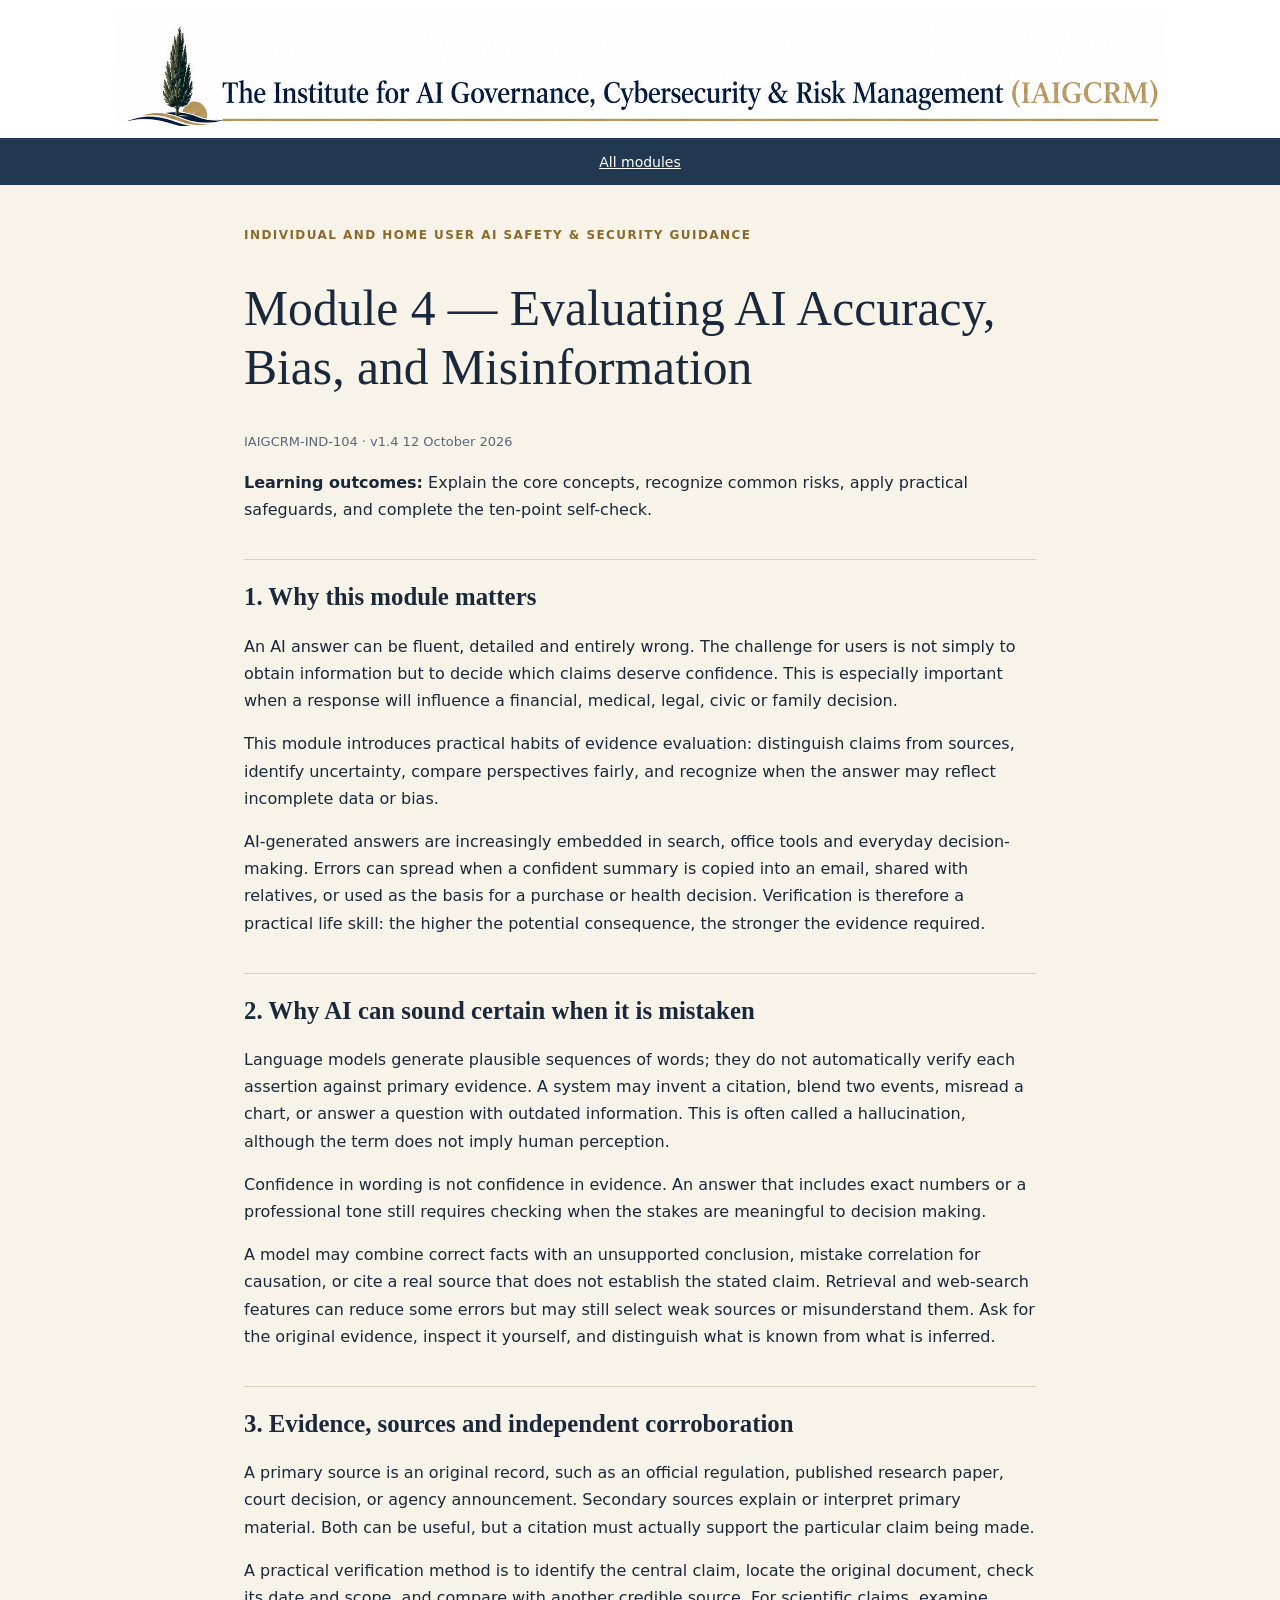
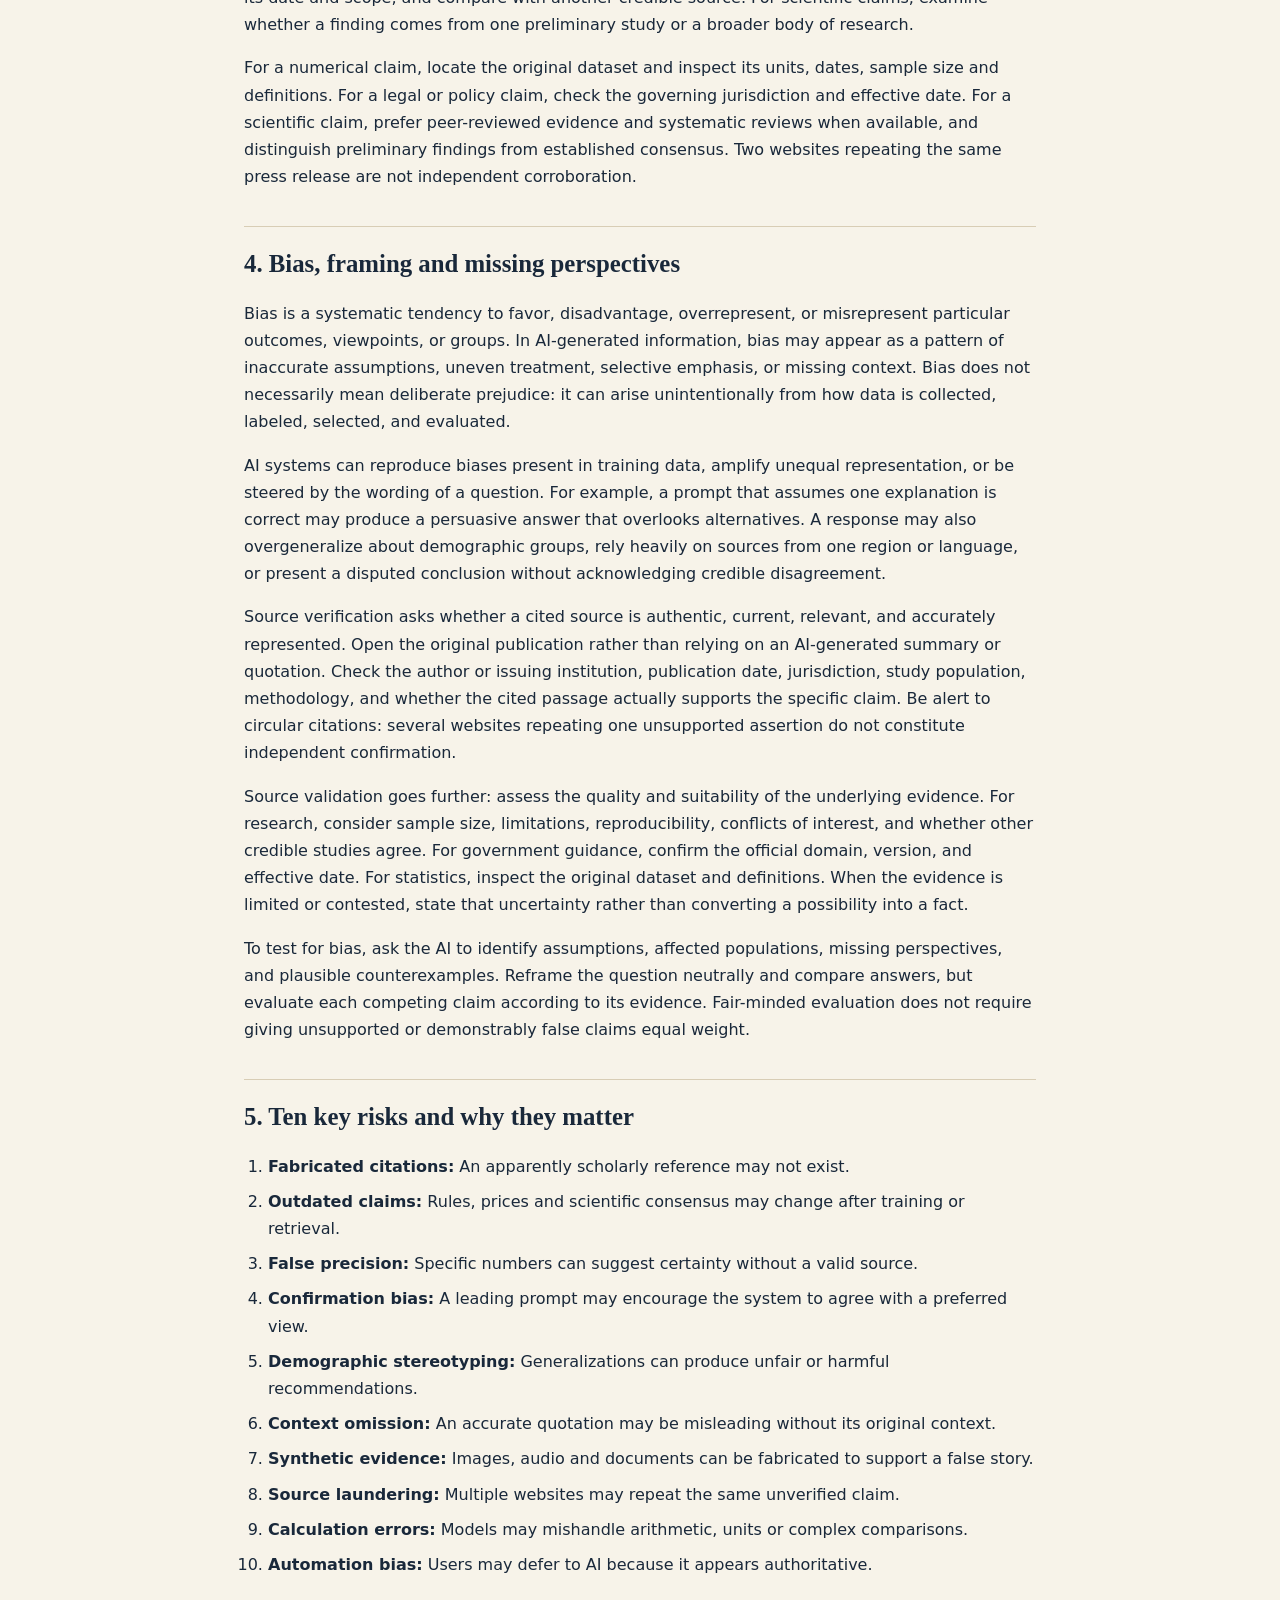
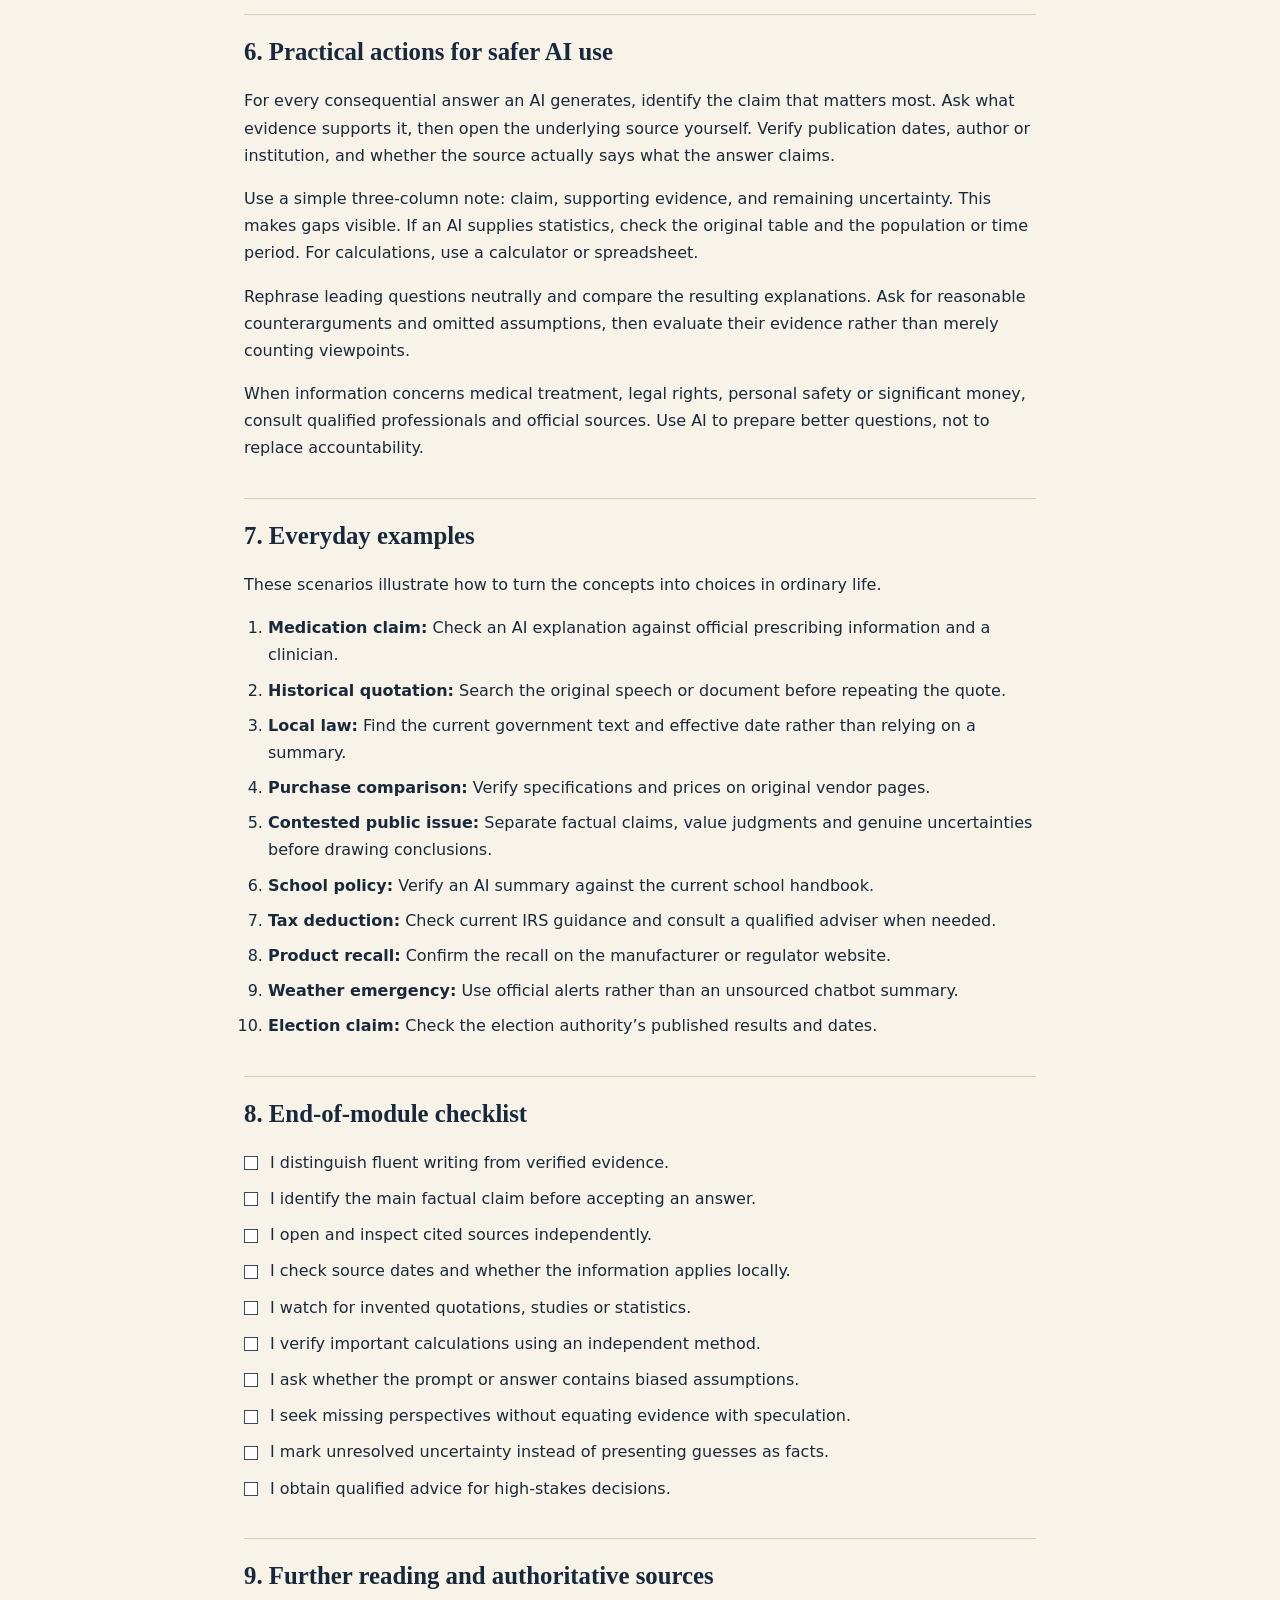
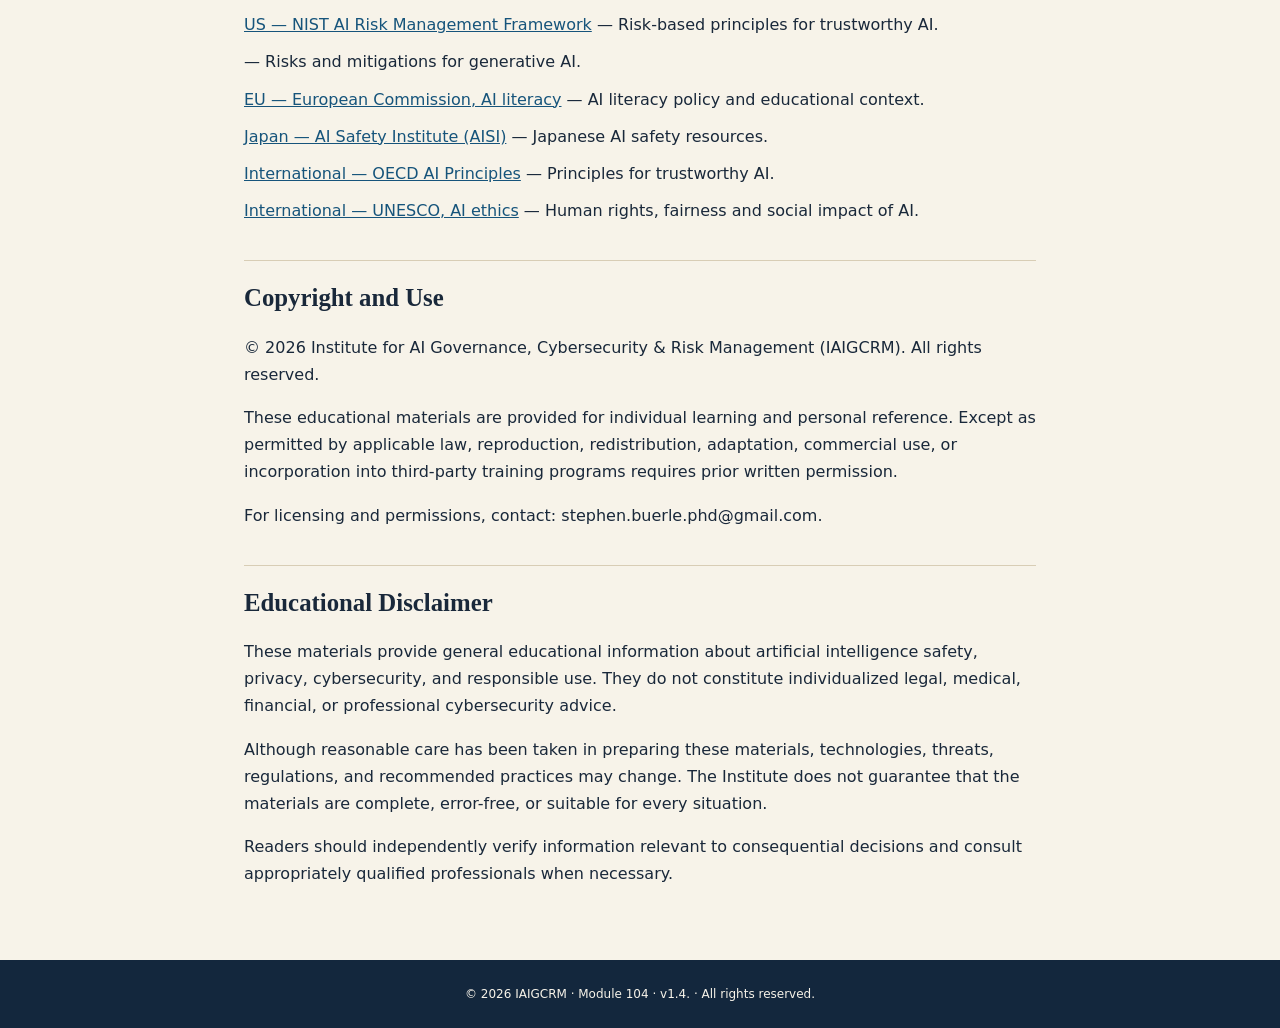
<file: guidance/individual/IAIGCRM-IND-104-v1.4.html>
<!DOCTYPE html>

<html lang="en"><head><meta charset="utf-8"/><meta content="width=device-width,initial-scale=1" name="viewport"/><title>Evaluating AI Accuracy, Bias, and Misinformation | IAIGCRM</title><link href="assets/site.css" rel="stylesheet"/></head><body>
<header class="identity-header"><img alt="The Institute for AI Governance, Cybersecurity &amp; Risk Management (IAIGCRM)" src="assets/iaigcrm-horizontal-header.png"/></header>
<nav><a href="index.html">All modules</a></nav>
<main><div class="eyebrow">Individual and Home User AI Safety &amp; Security Guidance</div><h1>Module 4 — Evaluating AI Accuracy, Bias, and Misinformation</h1><div class="meta">IAIGCRM-IND-104 · v1.4 12 October 2026</div><p><strong>Learning outcomes:</strong> Explain the core concepts, recognize common risks, apply practical safeguards, and complete the ten-point self-check.</p>
<h2>1. Why this module matters</h2>
<p>An AI answer can be fluent, detailed and entirely wrong. The challenge for users is not simply to obtain information but to decide which claims deserve confidence. This is especially important when a response will influence a financial, medical, legal, civic or family decision.</p>
<p>This module introduces practical habits of evidence evaluation: distinguish claims from sources, identify uncertainty, compare perspectives fairly, and recognize when the answer may reflect incomplete data or bias.</p><p>AI-generated answers are increasingly embedded in search, office tools and everyday decision-making. Errors can spread when a confident summary is copied into an email, shared with relatives, or used as the basis for a purchase or health decision. Verification is therefore a practical life skill: the higher the potential consequence, the stronger the evidence required.</p>
<h2>2. Why AI can sound certain when it is mistaken</h2>
<p>Language models generate plausible sequences of words; they do not automatically verify each assertion against primary evidence. A system may invent a citation, blend two events, misread a chart, or answer a question with outdated information. This is often called a hallucination, although the term does not imply human perception.</p>
<p>Confidence in wording is not confidence in evidence. An answer that includes exact numbers or a professional tone still requires checking when the stakes are meaningful to decision making.</p><p>A model may combine correct facts with an unsupported conclusion, mistake correlation for causation, or cite a real source that does not establish the stated claim. Retrieval and web-search features can reduce some errors but may still select weak sources or misunderstand them. Ask for the original evidence, inspect it yourself, and distinguish what is known from what is inferred.</p>
<h2>3. Evidence, sources and independent corroboration</h2>
<p>A primary source is an original record, such as an official regulation, published research paper, court decision, or agency announcement. Secondary sources explain or interpret primary material. Both can be useful, but a citation must actually support the particular claim being made.</p>
<p>A practical verification method is to identify the central claim, locate the original document, check its date and scope, and compare with another credible source. For scientific claims, examine whether a finding comes from one preliminary study or a broader body of research.</p><p>For a numerical claim, locate the original dataset and inspect its units, dates, sample size and definitions. For a legal or policy claim, check the governing jurisdiction and effective date. For a scientific claim, prefer peer-reviewed evidence and systematic reviews when available, and distinguish preliminary findings from established consensus. Two websites repeating the same press release are not independent corroboration.</p>
<h2>4. Bias, framing and missing perspectives</h2>
<p>Bias is a systematic tendency to favor, disadvantage, overrepresent, or misrepresent particular outcomes, viewpoints, or groups. In AI-generated information, bias may appear as a pattern of inaccurate assumptions, uneven treatment, selective emphasis, or missing context. Bias does not necessarily mean deliberate prejudice: it can arise unintentionally from how data is collected, labeled, selected, and evaluated.</p>
<p>AI systems can reproduce biases present in training data, amplify unequal representation, or be steered by the wording of a question. For example, a prompt that assumes one explanation is correct may produce a persuasive answer that overlooks alternatives. A response may also overgeneralize about demographic groups, rely heavily on sources from one region or language, or present a disputed conclusion without acknowledging credible disagreement.</p><p>Source verification asks whether a cited source is authentic, current, relevant, and accurately represented. Open the original publication rather than relying on an AI-generated summary or quotation. Check the author or issuing institution, publication date, jurisdiction, study population, methodology, and whether the cited passage actually supports the specific claim. Be alert to circular citations: several websites repeating one unsupported assertion do not constitute independent confirmation.</p><p>Source validation goes further: assess the quality and suitability of the underlying evidence. For research, consider sample size, limitations, reproducibility, conflicts of interest, and whether other credible studies agree. For government guidance, confirm the official domain, version, and effective date. For statistics, inspect the original dataset and definitions. When the evidence is limited or contested, state that uncertainty rather than converting a possibility into a fact.</p><p>To test for bias, ask the AI to identify assumptions, affected populations, missing perspectives, and plausible counterexamples. Reframe the question neutrally and compare answers, but evaluate each competing claim according to its evidence. Fair-minded evaluation does not require giving unsupported or demonstrably false claims equal weight.</p>
<h2>5. Ten key risks and why they matter</h2>
<ol><li><b>Fabricated citations:</b> An apparently scholarly reference may not exist.</li><li><b>Outdated claims:</b> Rules, prices and scientific consensus may change after training or retrieval.</li><li><b>False precision:</b> Specific numbers can suggest certainty without a valid source.</li><li><b>Confirmation bias:</b> A leading prompt may encourage the system to agree with a preferred view.</li><li><b>Demographic stereotyping:</b> Generalizations can produce unfair or harmful recommendations.</li><li><b>Context omission:</b> An accurate quotation may be misleading without its original context.</li><li><b>Synthetic evidence:</b> Images, audio and documents can be fabricated to support a false story.</li><li><b>Source laundering:</b> Multiple websites may repeat the same unverified claim.</li><li><b>Calculation errors:</b> Models may mishandle arithmetic, units or complex comparisons.</li><li><b>Automation bias:</b> Users may defer to AI because it appears authoritative.</li></ol>
<h2>6. Practical actions for safer AI use</h2>
<p>For every consequential answer an AI generates, identify the claim that matters most. Ask what evidence supports it, then open the underlying source yourself. Verify publication dates, author or institution, and whether the source actually says what the answer claims.</p>
<p>Use a simple three-column note: claim, supporting evidence, and remaining uncertainty. This makes gaps visible. If an AI supplies statistics, check the original table and the population or time period. For calculations, use a calculator or spreadsheet.</p>
<p>Rephrase leading questions neutrally and compare the resulting explanations. Ask for reasonable counterarguments and omitted assumptions, then evaluate their evidence rather than merely counting viewpoints.</p>
<p>When information concerns medical treatment, legal rights, personal safety or significant money, consult qualified professionals and official sources. Use AI to prepare better questions, not to replace accountability.</p>
<h2>7. Everyday examples</h2>
<p>These scenarios illustrate how to turn the concepts into choices in ordinary life.</p>
<ol><li><b>Medication claim:</b> Check an AI explanation against official prescribing information and a clinician.</li><li><b>Historical quotation:</b> Search the original speech or document before repeating the quote.</li><li><b>Local law:</b> Find the current government text and effective date rather than relying on a summary.</li><li><b>Purchase comparison:</b> Verify specifications and prices on original vendor pages.</li><li><b>Contested public issue:</b> Separate factual claims, value judgments and genuine uncertainties before drawing conclusions.</li><li><strong>School policy:</strong> Verify an AI summary against the current school handbook.</li><li><strong>Tax deduction:</strong> Check current IRS guidance and consult a qualified adviser when needed.</li><li><strong>Product recall:</strong> Confirm the recall on the manufacturer or regulator website.</li><li><strong>Weather emergency:</strong> Use official alerts rather than an unsourced chatbot summary.</li><li><strong>Election claim:</strong> Check the election authority’s published results and dates.</li></ol>
<h2>8. End-of-module checklist</h2>
<ul class="editorial-checklist"><li>I distinguish fluent writing from verified evidence.</li><li>I identify the main factual claim before accepting an answer.</li><li>I open and inspect cited sources independently.</li><li>I check source dates and whether the information applies locally.</li><li>I watch for invented quotations, studies or statistics.</li><li>I verify important calculations using an independent method.</li><li>I ask whether the prompt or answer contains biased assumptions.</li><li>I seek missing perspectives without equating evidence with speculation.</li><li>I mark unresolved uncertainty instead of presenting guesses as facts.</li><li>I obtain qualified advice for high-stakes decisions.</li></ul>
<h2>9. Further reading and authoritative sources</h2>
<ul class="editorial-sources"><li><a href="https://www.nist.gov/itl/ai-risk-management-framework" rel="noopener noreferrer" target="_blank">US — NIST AI Risk Management Framework</a> — Risk-based principles for trustworthy AI.</li><li> — Risks and mitigations for generative AI.</li><li><a href="https://digital-strategy.ec.europa.eu/en/policies/ai-literacy" rel="noopener noreferrer" target="_blank">EU — European Commission, AI literacy</a> — AI literacy policy and educational context.</li><li><a href="https://aisi.go.jp/" rel="noopener noreferrer" target="_blank">Japan — AI Safety Institute (AISI)</a> — Japanese AI safety resources.</li><li><a href="https://oecd.ai/en/ai-principles" rel="noopener noreferrer" target="_blank">International — OECD AI Principles</a> — Principles for trustworthy AI.</li><li><a href="https://www.unesco.org/en/artificial-intelligence/recommendation-ethics" rel="noopener noreferrer" target="_blank">International — UNESCO, AI ethics</a> — Human rights, fairness and social impact of AI.</li></ul>
<h2>Copyright and Use</h2><p>© 2026 Institute for AI Governance, Cybersecurity &amp; Risk Management (IAIGCRM). All rights reserved.</p><p>These educational materials are provided for individual learning and personal reference. Except as permitted by applicable law, reproduction, redistribution, adaptation, commercial use, or incorporation into third-party training programs requires prior written permission.</p><p>For licensing and permissions, contact: stephen.buerle.phd@gmail.com.</p><h2>Educational Disclaimer</h2><p>These materials provide general educational information about artificial intelligence safety, privacy, cybersecurity, and responsible use. They do not constitute individualized legal, medical, financial, or professional cybersecurity advice.</p><p>Although reasonable care has been taken in preparing these materials, technologies, threats, regulations, and recommended practices may change. The Institute does not guarantee that the materials are complete, error-free, or suitable for every situation.</p><p>Readers should independently verify information relevant to consequential decisions and consult appropriately qualified professionals when necessary.</p></main><footer>© 2026 IAIGCRM · Module 104 · v1.4. · All rights reserved.</footer></body></html>
</file>
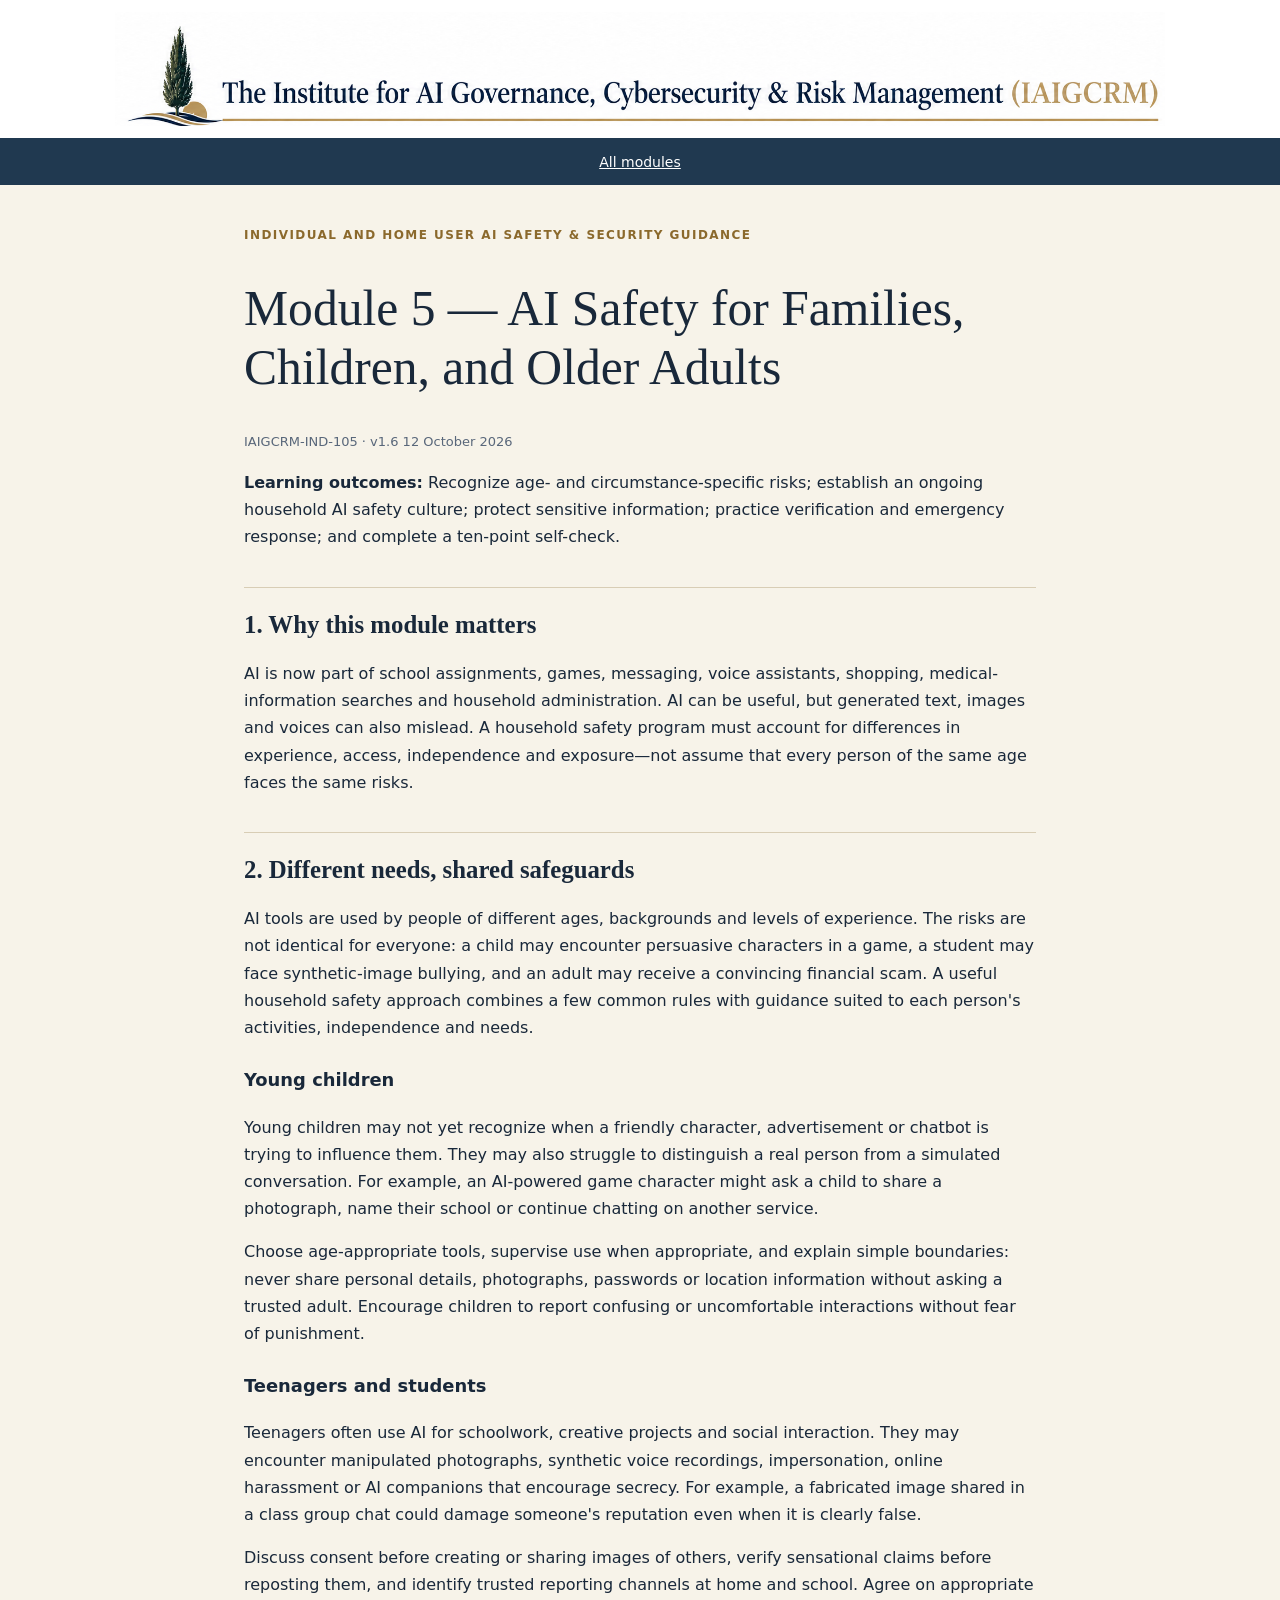
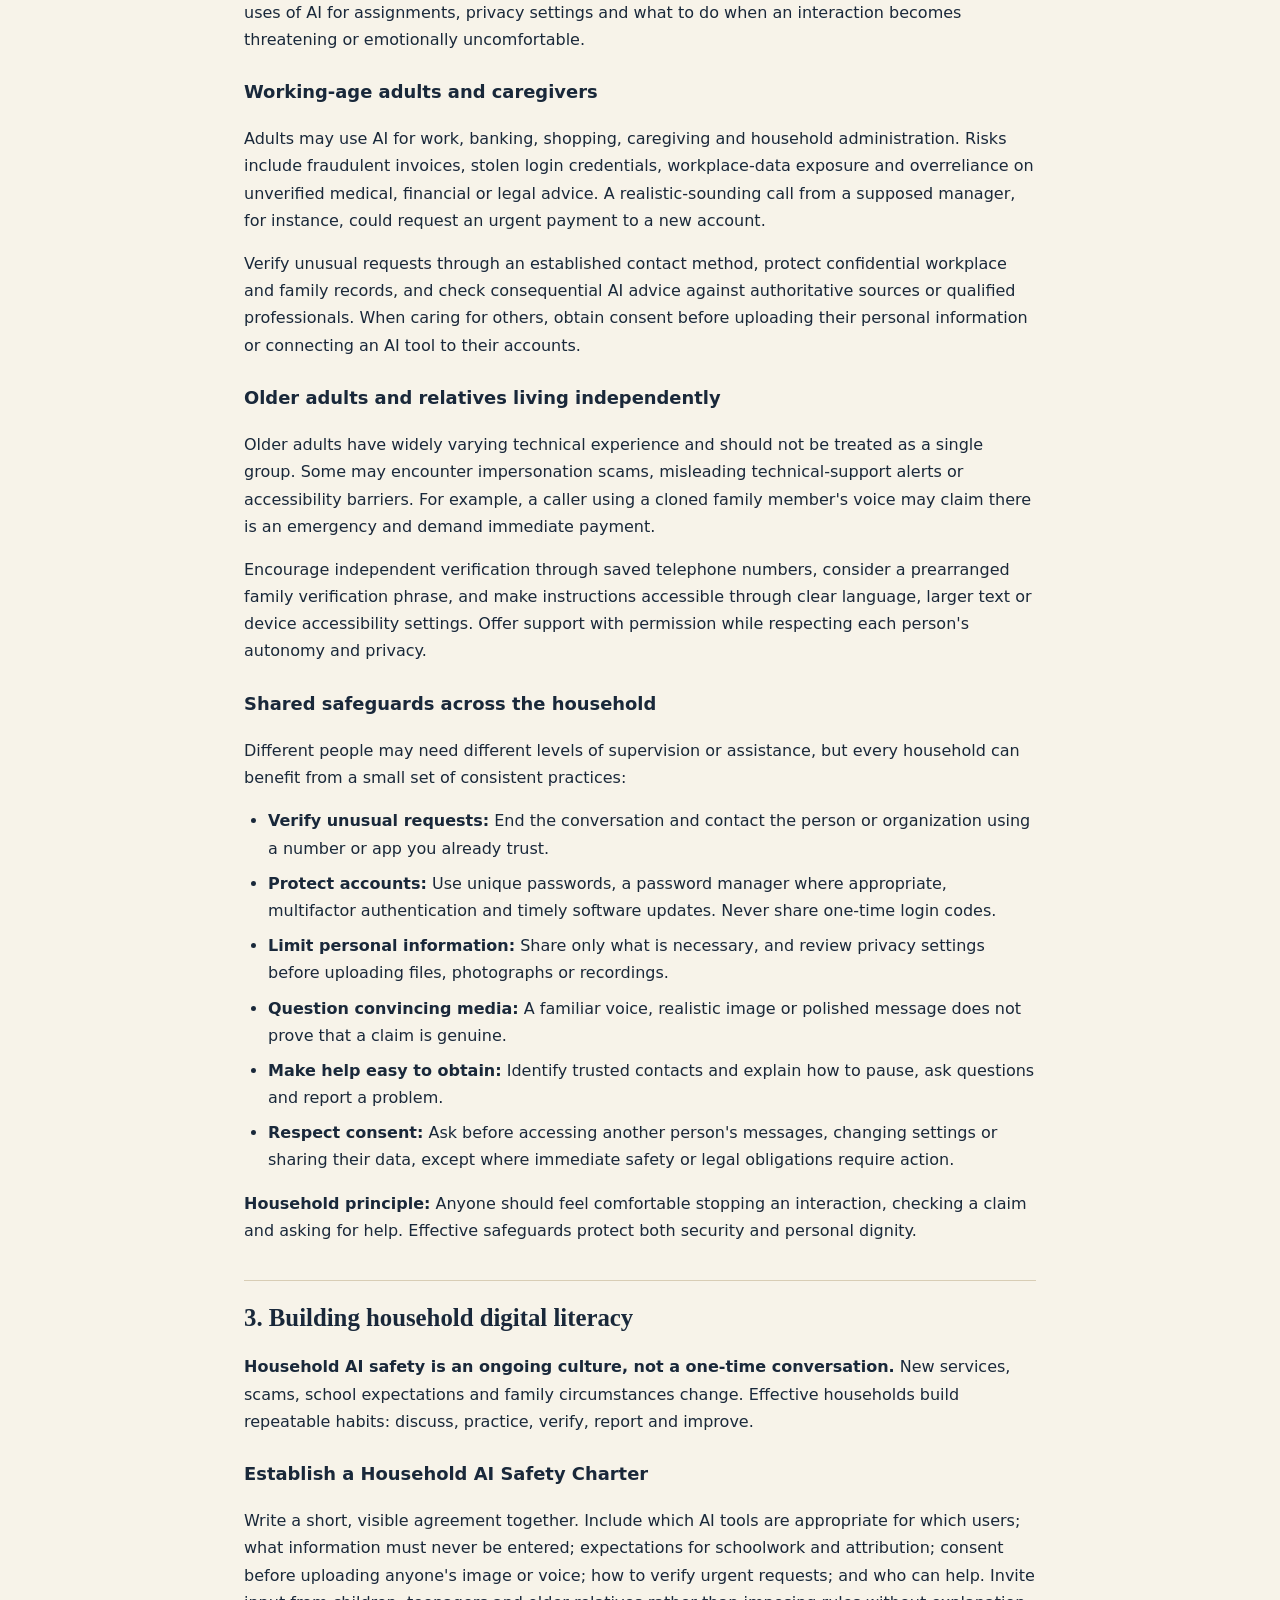
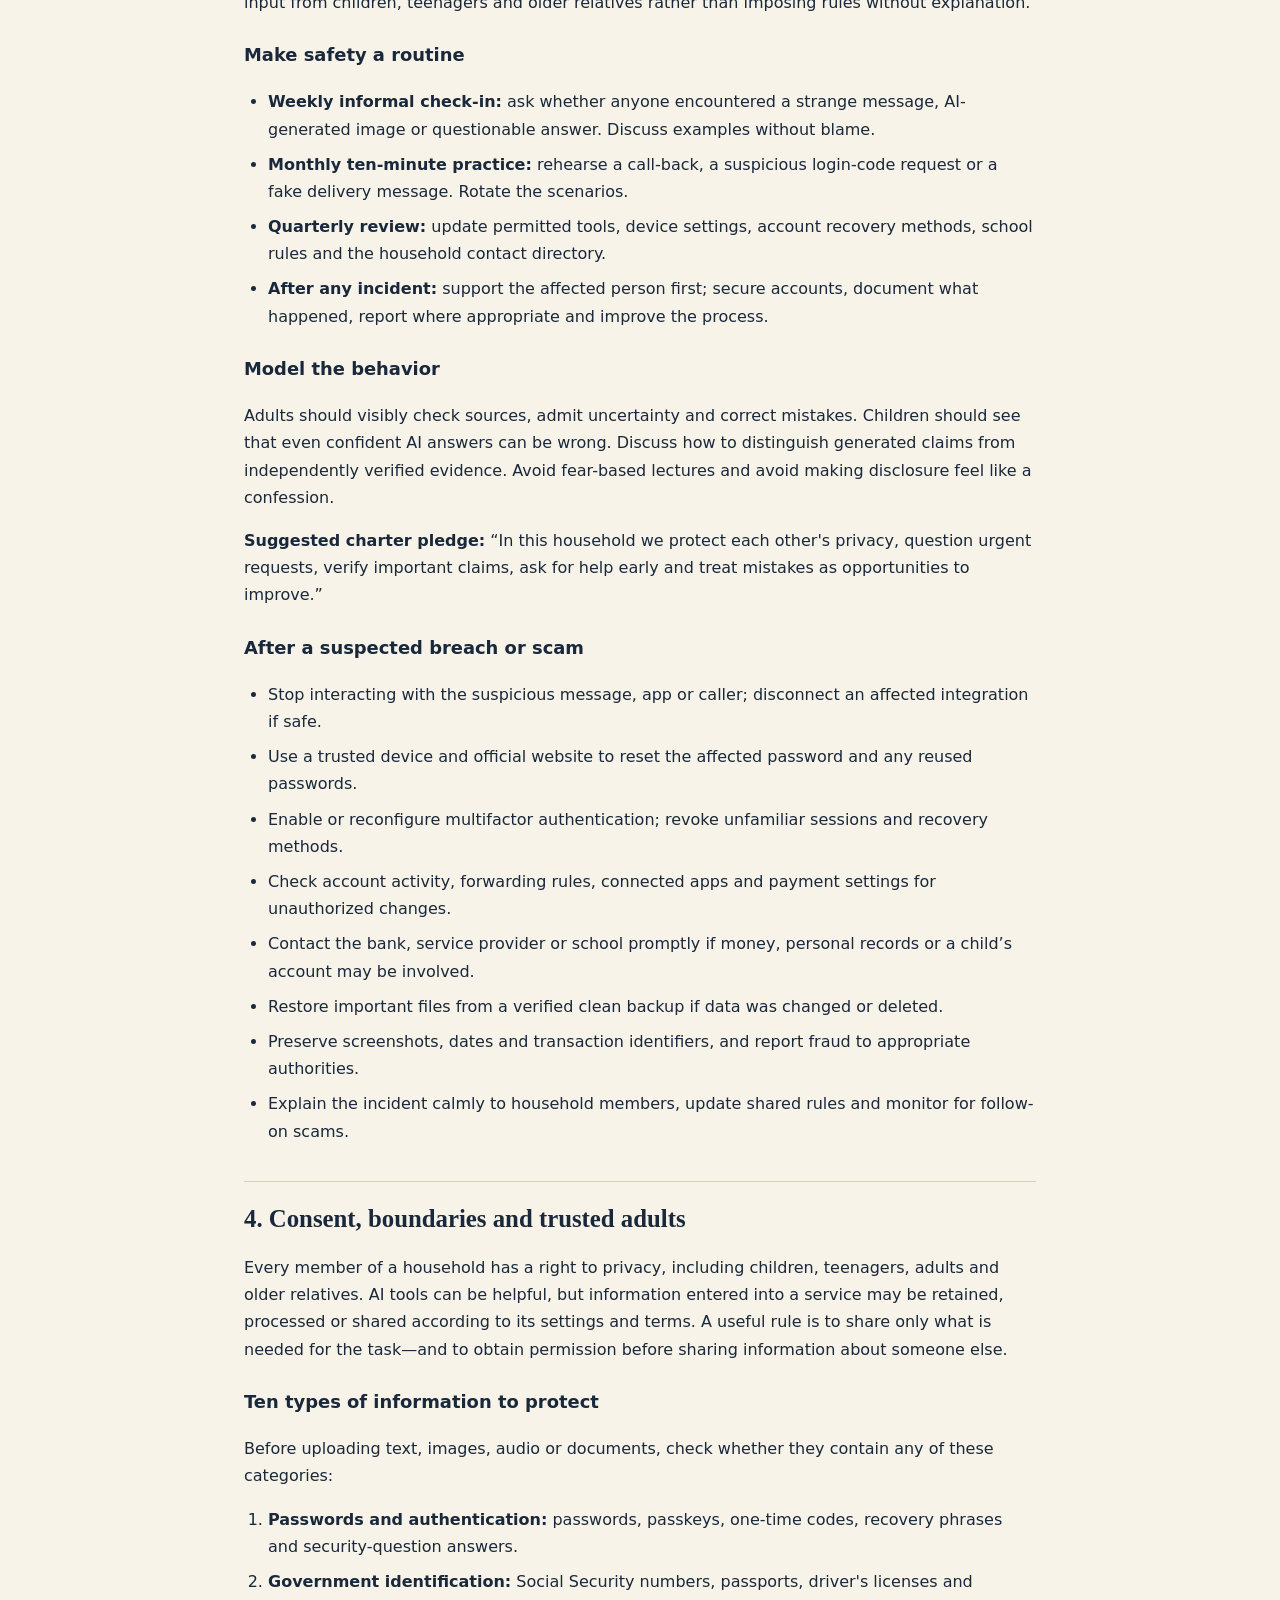
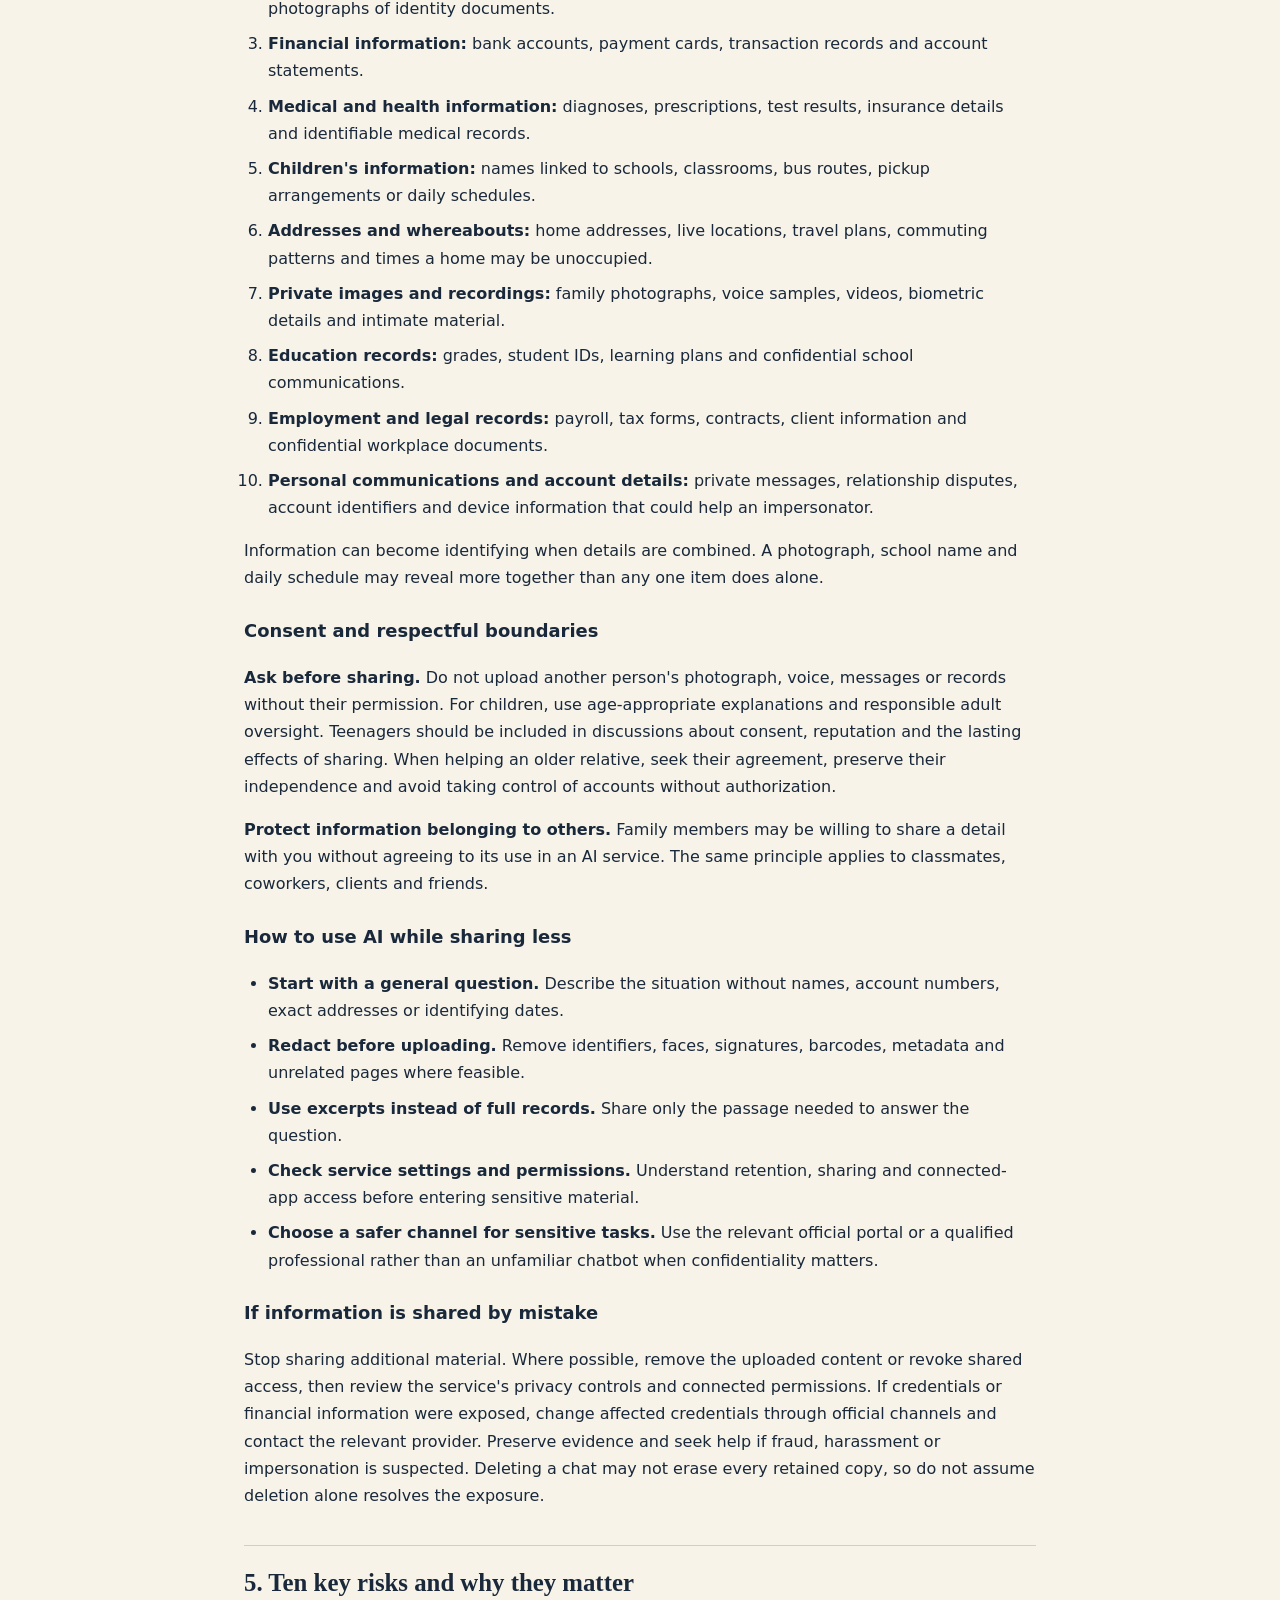
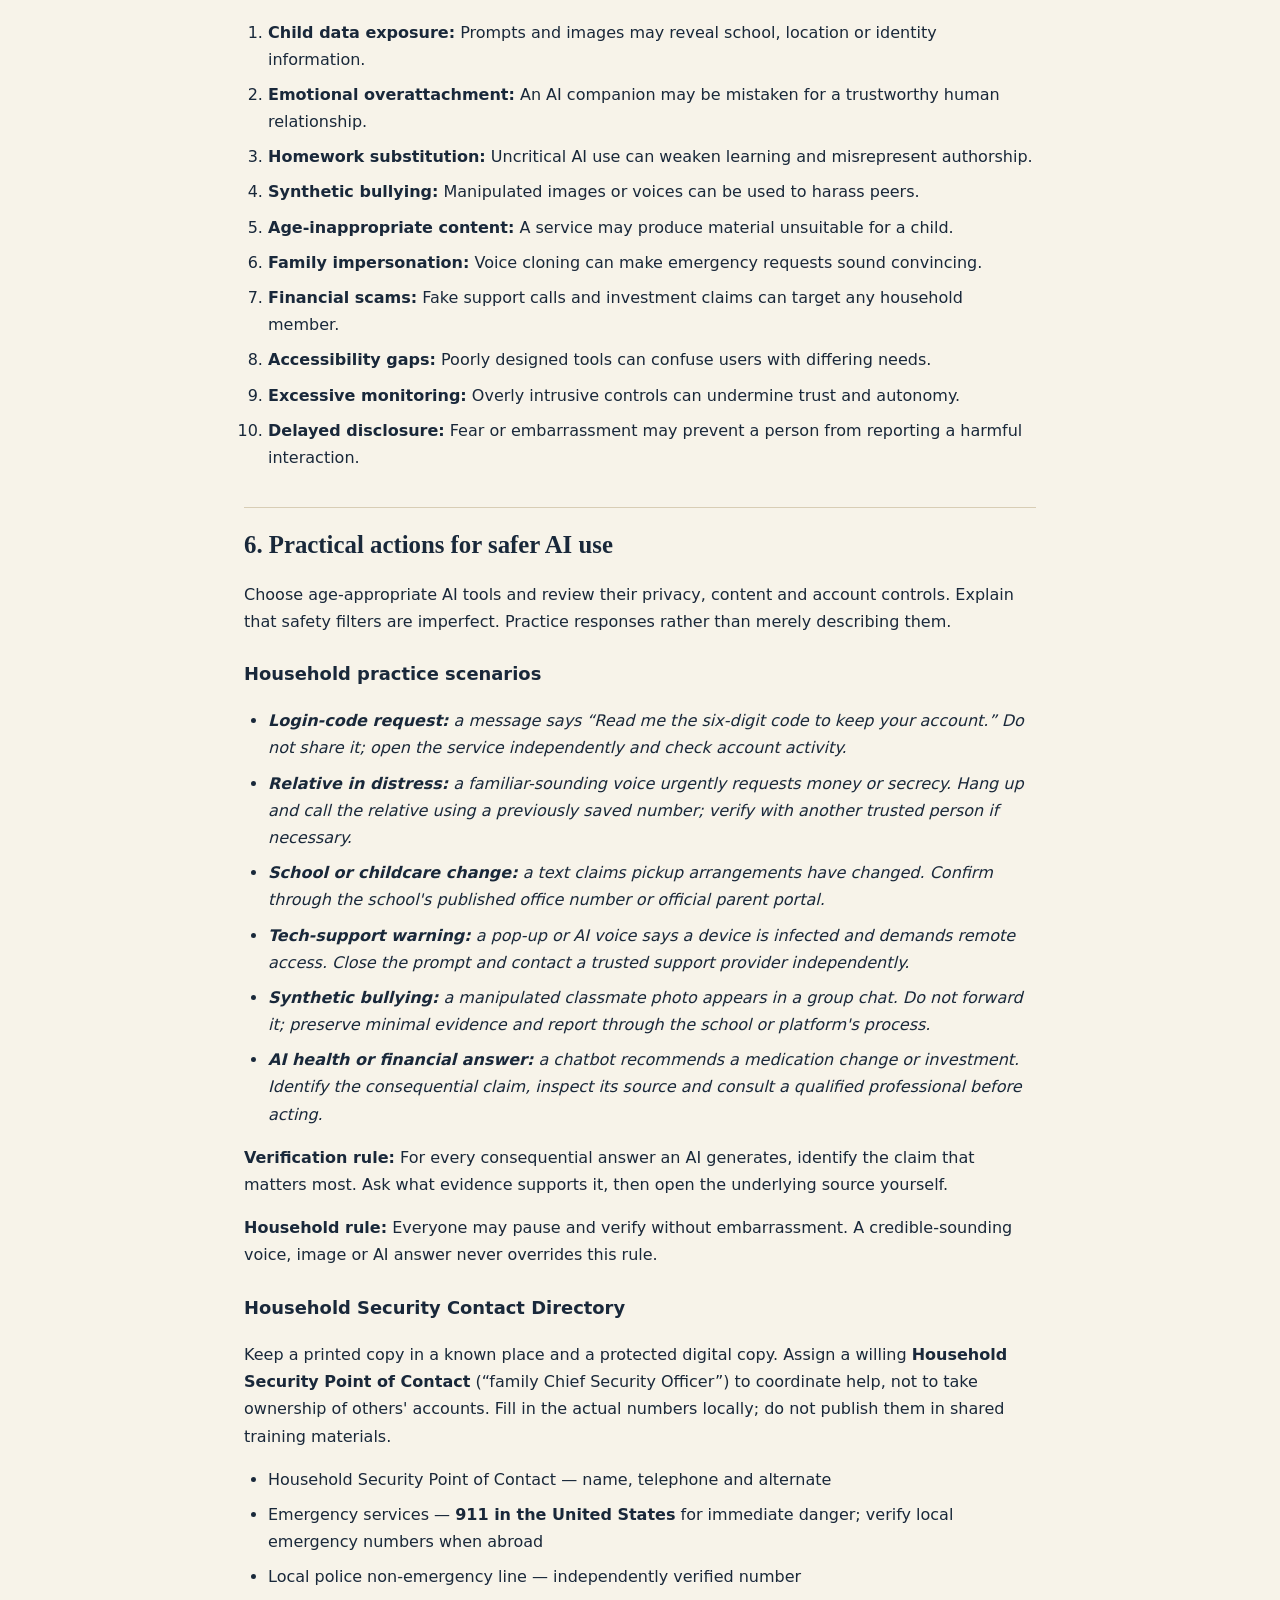
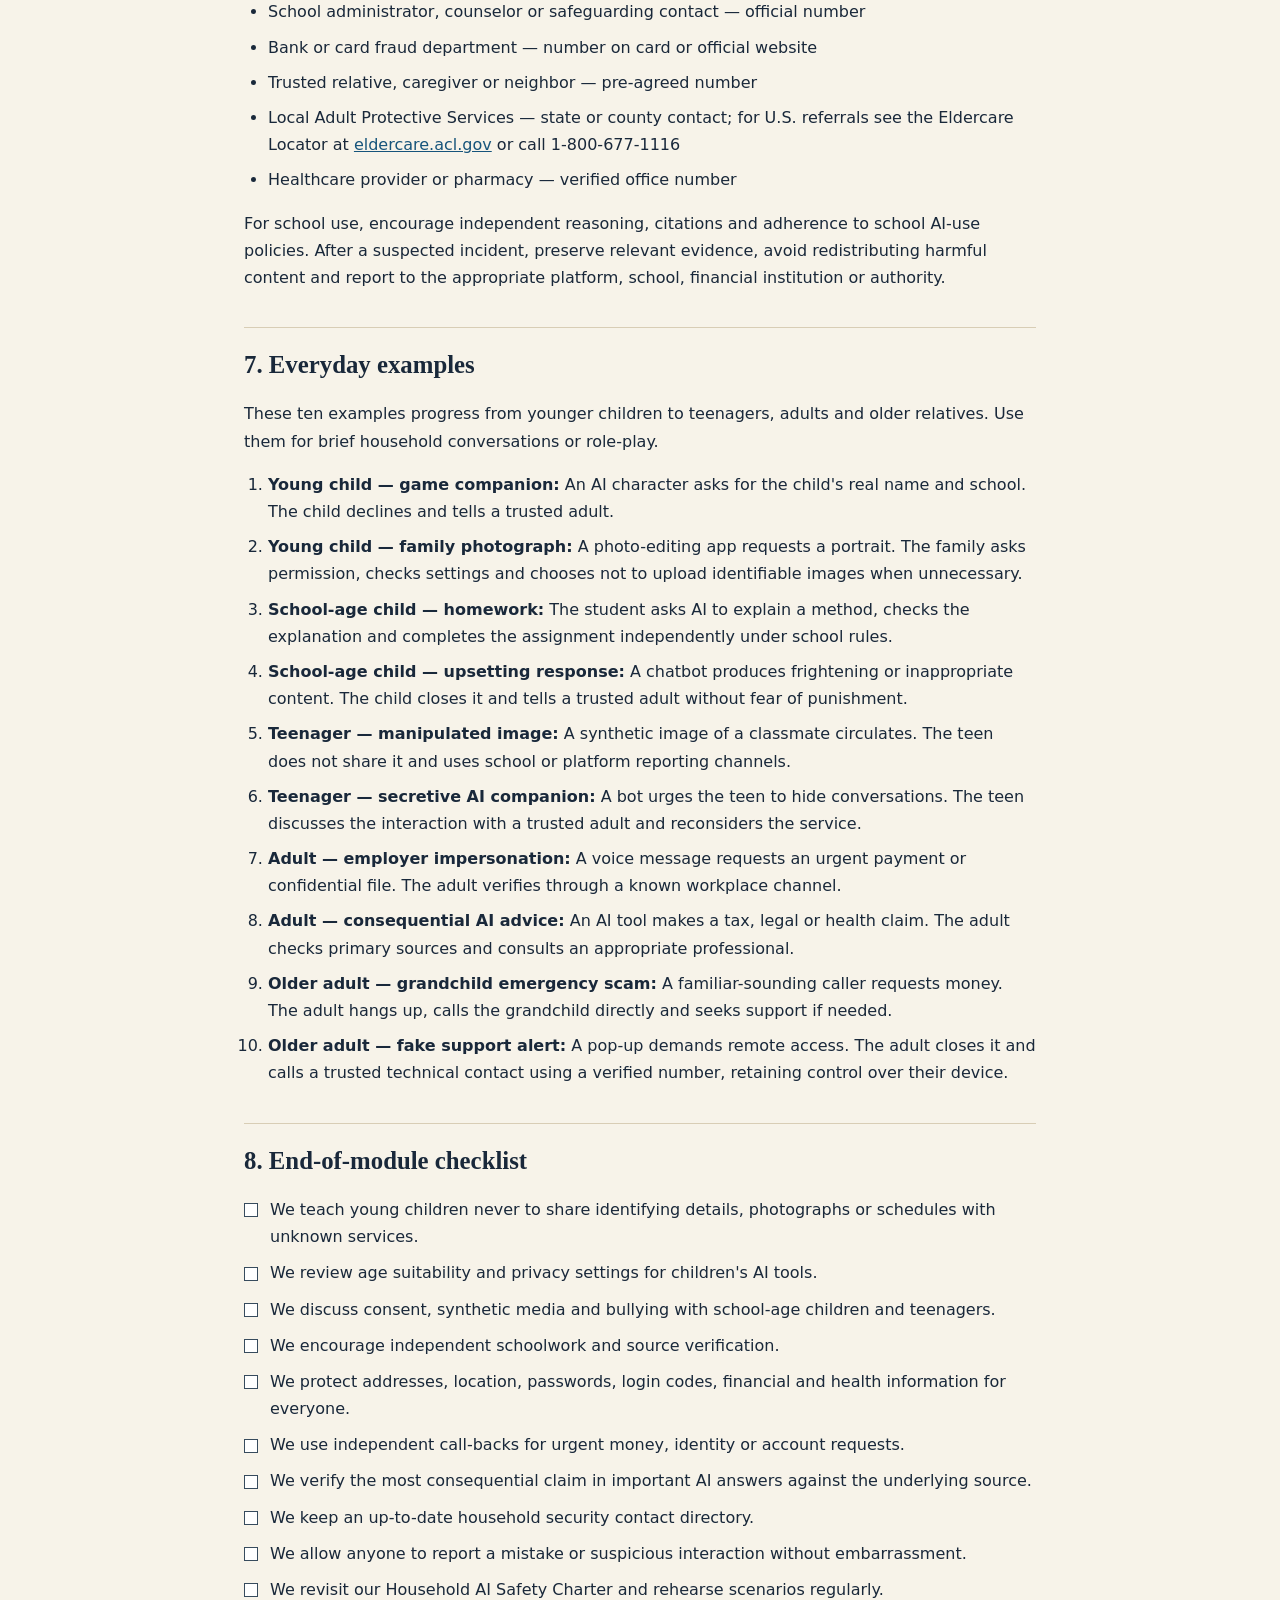
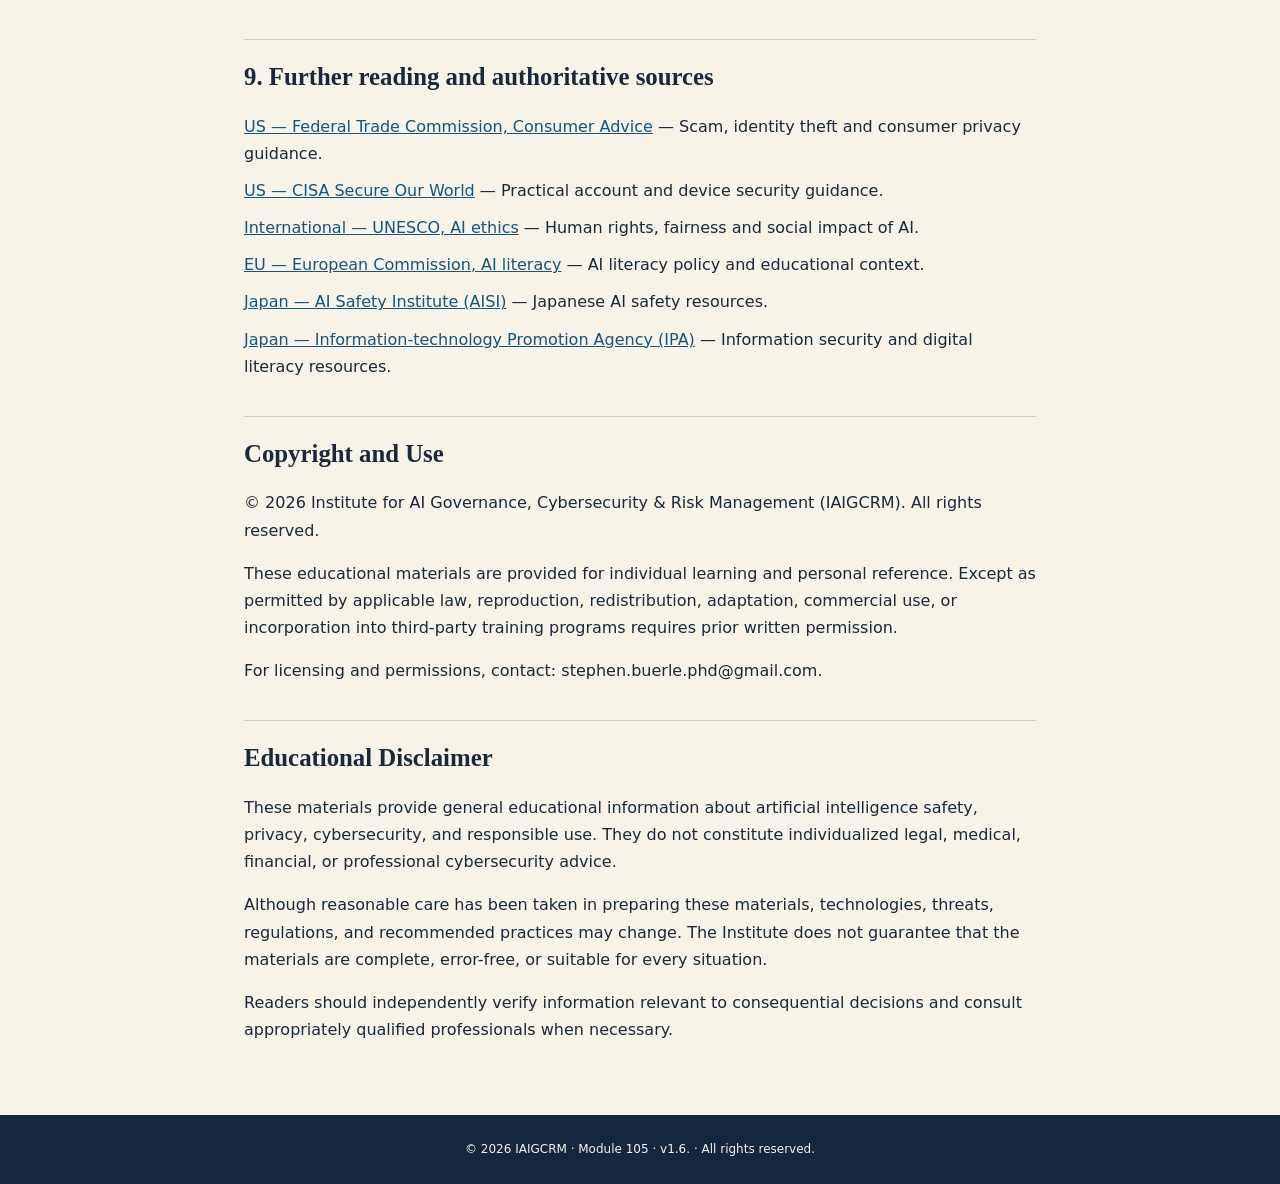
<file: guidance/individual/IAIGCRM-IND-105-v1.6.html>
<!DOCTYPE html>

<html lang="en"><head><meta charset="utf-8"/><meta content="width=device-width,initial-scale=1" name="viewport"/><title>AI Safety for Families, Children, and Older Adults | IAIGCRM</title><link href="assets/site.css" rel="stylesheet"/></head><body>
<header class="identity-header"><img alt="The Institute for AI Governance, Cybersecurity &amp; Risk Management (IAIGCRM)" src="assets/iaigcrm-horizontal-header.png"/></header>
<nav><a href="index.html">All modules</a></nav>
<main><div class="eyebrow">Individual and Home User AI Safety &amp; Security Guidance</div><h1>Module 5 — AI Safety for Families, Children, and Older Adults</h1><div class="meta">IAIGCRM-IND-105 · v1.6 12 October 2026</div><p><strong>Learning outcomes:</strong> Recognize age- and circumstance-specific risks; establish an ongoing household AI safety culture; protect sensitive information; practice verification and emergency response; and complete a ten-point self-check.</p>
<h2>1. Why this module matters</h2><p>AI is now part of school assignments, games, messaging, voice assistants, shopping, medical-information searches and household administration. AI can be useful, but generated text, images and voices can also mislead. A household safety program must account for differences in experience, access, independence and exposure—not assume that every person of the same age faces the same risks.</p>
<h2>2. Different needs, shared safeguards</h2><p>AI tools are used by people of different ages, backgrounds and levels of experience. The risks are not identical for everyone: a child may encounter persuasive characters in a game, a student may face synthetic-image bullying, and an adult may receive a convincing financial scam. A useful household safety approach combines a few common rules with guidance suited to each person's activities, independence and needs.</p>
<h3>Young children</h3>
<p>Young children may not yet recognize when a friendly character, advertisement or chatbot is trying to influence them. They may also struggle to distinguish a real person from a simulated conversation. For example, an AI-powered game character might ask a child to share a photograph, name their school or continue chatting on another service.</p>
<p>Choose age-appropriate tools, supervise use when appropriate, and explain simple boundaries: never share personal details, photographs, passwords or location information without asking a trusted adult. Encourage children to report confusing or uncomfortable interactions without fear of punishment.</p>
<h3>Teenagers and students</h3>
<p>Teenagers often use AI for schoolwork, creative projects and social interaction. They may encounter manipulated photographs, synthetic voice recordings, impersonation, online harassment or AI companions that encourage secrecy. For example, a fabricated image shared in a class group chat could damage someone's reputation even when it is clearly false.</p>
<p>Discuss consent before creating or sharing images of others, verify sensational claims before reposting them, and identify trusted reporting channels at home and school. Agree on appropriate uses of AI for assignments, privacy settings and what to do when an interaction becomes threatening or emotionally uncomfortable.</p>
<h3>Working-age adults and caregivers</h3>
<p>Adults may use AI for work, banking, shopping, caregiving and household administration. Risks include fraudulent invoices, stolen login credentials, workplace-data exposure and overreliance on unverified medical, financial or legal advice. A realistic-sounding call from a supposed manager, for instance, could request an urgent payment to a new account.</p>
<p>Verify unusual requests through an established contact method, protect confidential workplace and family records, and check consequential AI advice against authoritative sources or qualified professionals. When caring for others, obtain consent before uploading their personal information or connecting an AI tool to their accounts.</p>
<h3>Older adults and relatives living independently</h3>
<p>Older adults have widely varying technical experience and should not be treated as a single group. Some may encounter impersonation scams, misleading technical-support alerts or accessibility barriers. For example, a caller using a cloned family member's voice may claim there is an emergency and demand immediate payment.</p>
<p>Encourage independent verification through saved telephone numbers, consider a prearranged family verification phrase, and make instructions accessible through clear language, larger text or device accessibility settings. Offer support with permission while respecting each person's autonomy and privacy.</p>
<h3>Shared safeguards across the household</h3>
<p>Different people may need different levels of supervision or assistance, but every household can benefit from a small set of consistent practices:</p>
<ul>
<li><strong>Verify unusual requests:</strong> End the conversation and contact the person or organization using a number or app you already trust.</li>
<li><strong>Protect accounts:</strong> Use unique passwords, a password manager where appropriate, multifactor authentication and timely software updates. Never share one-time login codes.</li>
<li><strong>Limit personal information:</strong> Share only what is necessary, and review privacy settings before uploading files, photographs or recordings.</li>
<li><strong>Question convincing media:</strong> A familiar voice, realistic image or polished message does not prove that a claim is genuine.</li>
<li><strong>Make help easy to obtain:</strong> Identify trusted contacts and explain how to pause, ask questions and report a problem.</li>
<li><strong>Respect consent:</strong> Ask before accessing another person's messages, changing settings or sharing their data, except where immediate safety or legal obligations require action.</li>
</ul>
<p><strong>Household principle:</strong> Anyone should feel comfortable stopping an interaction, checking a claim and asking for help. Effective safeguards protect both security and personal dignity.</p><h2>3. Building household digital literacy</h2><p><strong>Household AI safety is an ongoing culture, not a one-time conversation.</strong> New services, scams, school expectations and family circumstances change. Effective households build repeatable habits: discuss, practice, verify, report and improve.</p>
<h3>Establish a Household AI Safety Charter</h3><p>Write a short, visible agreement together. Include which AI tools are appropriate for which users; what information must never be entered; expectations for schoolwork and attribution; consent before uploading anyone's image or voice; how to verify urgent requests; and who can help. Invite input from children, teenagers and older relatives rather than imposing rules without explanation.</p>
<h3>Make safety a routine</h3><ul><li><strong>Weekly informal check-in:</strong> ask whether anyone encountered a strange message, AI-generated image or questionable answer. Discuss examples without blame.</li><li><strong>Monthly ten-minute practice:</strong> rehearse a call-back, a suspicious login-code request or a fake delivery message. Rotate the scenarios.</li><li><strong>Quarterly review:</strong> update permitted tools, device settings, account recovery methods, school rules and the household contact directory.</li><li><strong>After any incident:</strong> support the affected person first; secure accounts, document what happened, report where appropriate and improve the process.</li></ul>
<h3>Model the behavior</h3><p>Adults should visibly check sources, admit uncertainty and correct mistakes. Children should see that even confident AI answers can be wrong. Discuss how to distinguish generated claims from independently verified evidence. Avoid fear-based lectures and avoid making disclosure feel like a confession.</p>
<p><strong>Suggested charter pledge:</strong> “In this household we protect each other's privacy, question urgent requests, verify important claims, ask for help early and treat mistakes as opportunities to improve.”</p><h3>After a suspected breach or scam</h3><ul><li>Stop interacting with the suspicious message, app or caller; disconnect an affected integration if safe.</li><li>Use a trusted device and official website to reset the affected password and any reused passwords.</li><li>Enable or reconfigure multifactor authentication; revoke unfamiliar sessions and recovery methods.</li><li>Check account activity, forwarding rules, connected apps and payment settings for unauthorized changes.</li><li>Contact the bank, service provider or school promptly if money, personal records or a child’s account may be involved.</li><li>Restore important files from a verified clean backup if data was changed or deleted.</li><li>Preserve screenshots, dates and transaction identifiers, and report fraud to appropriate authorities.</li><li>Explain the incident calmly to household members, update shared rules and monitor for follow-on scams.</li></ul><h2>4. Consent, boundaries and trusted adults</h2>
<p>Every member of a household has a right to privacy, including children, teenagers, adults and older relatives. AI tools can be helpful, but information entered into a service may be retained, processed or shared according to its settings and terms. A useful rule is to share only what is needed for the task—and to obtain permission before sharing information about someone else.</p>
<h3>Ten types of information to protect</h3>
<p>Before uploading text, images, audio or documents, check whether they contain any of these categories:</p>
<ol>
<li><strong>Passwords and authentication:</strong> passwords, passkeys, one-time codes, recovery phrases and security-question answers.</li>
<li><strong>Government identification:</strong> Social Security numbers, passports, driver's licenses and photographs of identity documents.</li>
<li><strong>Financial information:</strong> bank accounts, payment cards, transaction records and account statements.</li>
<li><strong>Medical and health information:</strong> diagnoses, prescriptions, test results, insurance details and identifiable medical records.</li>
<li><strong>Children's information:</strong> names linked to schools, classrooms, bus routes, pickup arrangements or daily schedules.</li>
<li><strong>Addresses and whereabouts:</strong> home addresses, live locations, travel plans, commuting patterns and times a home may be unoccupied.</li>
<li><strong>Private images and recordings:</strong> family photographs, voice samples, videos, biometric details and intimate material.</li>
<li><strong>Education records:</strong> grades, student IDs, learning plans and confidential school communications.</li>
<li><strong>Employment and legal records:</strong> payroll, tax forms, contracts, client information and confidential workplace documents.</li>
<li><strong>Personal communications and account details:</strong> private messages, relationship disputes, account identifiers and device information that could help an impersonator.</li>
</ol>
<p>Information can become identifying when details are combined. A photograph, school name and daily schedule may reveal more together than any one item does alone.</p>
<h3>Consent and respectful boundaries</h3>
<p><strong>Ask before sharing.</strong> Do not upload another person's photograph, voice, messages or records without their permission. For children, use age-appropriate explanations and responsible adult oversight. Teenagers should be included in discussions about consent, reputation and the lasting effects of sharing. When helping an older relative, seek their agreement, preserve their independence and avoid taking control of accounts without authorization.</p>
<p><strong>Protect information belonging to others.</strong> Family members may be willing to share a detail with you without agreeing to its use in an AI service. The same principle applies to classmates, coworkers, clients and friends.</p>
<h3>How to use AI while sharing less</h3>
<ul>
<li><strong>Start with a general question.</strong> Describe the situation without names, account numbers, exact addresses or identifying dates.</li>
<li><strong>Redact before uploading.</strong> Remove identifiers, faces, signatures, barcodes, metadata and unrelated pages where feasible.</li>
<li><strong>Use excerpts instead of full records.</strong> Share only the passage needed to answer the question.</li>
<li><strong>Check service settings and permissions.</strong> Understand retention, sharing and connected-app access before entering sensitive material.</li>
<li><strong>Choose a safer channel for sensitive tasks.</strong> Use the relevant official portal or a qualified professional rather than an unfamiliar chatbot when confidentiality matters.</li>
</ul>
<h3>If information is shared by mistake</h3>
<p>Stop sharing additional material. Where possible, remove the uploaded content or revoke shared access, then review the service's privacy controls and connected permissions. If credentials or financial information were exposed, change affected credentials through official channels and contact the relevant provider. Preserve evidence and seek help if fraud, harassment or impersonation is suspected. Deleting a chat may not erase every retained copy, so do not assume deletion alone resolves the exposure.</p>
<h2>5. Ten key risks and why they matter</h2>
<ol><li><b>Child data exposure:</b> Prompts and images may reveal school, location or identity information.</li><li><b>Emotional overattachment:</b> An AI companion may be mistaken for a trustworthy human relationship.</li><li><b>Homework substitution:</b> Uncritical AI use can weaken learning and misrepresent authorship.</li><li><b>Synthetic bullying:</b> Manipulated images or voices can be used to harass peers.</li><li><b>Age-inappropriate content:</b> A service may produce material unsuitable for a child.</li><li><b>Family impersonation:</b> Voice cloning can make emergency requests sound convincing.</li><li><b>Financial scams:</b> Fake support calls and investment claims can target any household member.</li><li><b>Accessibility gaps:</b> Poorly designed tools can confuse users with differing needs.</li><li><b>Excessive monitoring:</b> Overly intrusive controls can undermine trust and autonomy.</li><li><b>Delayed disclosure:</b> Fear or embarrassment may prevent a person from reporting a harmful interaction.</li></ol>
<h2>6. Practical actions for safer AI use</h2><p>Choose age-appropriate AI tools and review their privacy, content and account controls. Explain that safety filters are imperfect. Practice responses rather than merely describing them.</p>
<h3>Household practice scenarios</h3><ul><li><em><strong>Login-code request:</strong> a message says “Read me the six-digit code to keep your account.” Do not share it; open the service independently and check account activity.</em></li><li><em><strong>Relative in distress:</strong> a familiar-sounding voice urgently requests money or secrecy. Hang up and call the relative using a previously saved number; verify with another trusted person if necessary.</em></li><li><em><strong>School or childcare change:</strong> a text claims pickup arrangements have changed. Confirm through the school's published office number or official parent portal.</em></li><li><em><strong>Tech-support warning:</strong> a pop-up or AI voice says a device is infected and demands remote access. Close the prompt and contact a trusted support provider independently.</em></li><li><em><strong>Synthetic bullying:</strong> a manipulated classmate photo appears in a group chat. Do not forward it; preserve minimal evidence and report through the school or platform's process.</em></li><li><em><strong>AI health or financial answer:</strong> a chatbot recommends a medication change or investment. Identify the consequential claim, inspect its source and consult a qualified professional before acting.</em></li></ul>
<p><strong>Verification rule:</strong> For every consequential answer an AI generates, identify the claim that matters most. Ask what evidence supports it, then open the underlying source yourself.</p>
<p><strong>Household rule:</strong> Everyone may pause and verify without embarrassment. A credible-sounding voice, image or AI answer never overrides this rule.</p>
<h3>Household Security Contact Directory</h3><p>Keep a printed copy in a known place and a protected digital copy. Assign a willing <strong>Household Security Point of Contact</strong> (“family Chief Security Officer”) to coordinate help, not to take ownership of others' accounts. Fill in the actual numbers locally; do not publish them in shared training materials.</p>
<ul><li>Household Security Point of Contact — name, telephone and alternate</li><li>Emergency services — <strong>911 in the United States</strong> for immediate danger; verify local emergency numbers when abroad</li><li>Local police non-emergency line — independently verified number</li><li>School administrator, counselor or safeguarding contact — official number</li><li>Bank or card fraud department — number on card or official website</li><li>Trusted relative, caregiver or neighbor — pre-agreed number</li><li>Local Adult Protective Services — state or county contact; for U.S. referrals see the Eldercare Locator at <a href="https://eldercare.acl.gov/">eldercare.acl.gov</a> or call 1-800-677-1116</li><li>Healthcare provider or pharmacy — verified office number</li></ul>
<p>For school use, encourage independent reasoning, citations and adherence to school AI-use policies. After a suspected incident, preserve relevant evidence, avoid redistributing harmful content and report to the appropriate platform, school, financial institution or authority.</p><h2>7. Everyday examples</h2><p>These ten examples progress from younger children to teenagers, adults and older relatives. Use them for brief household conversations or role-play.</p>
<ol><li><strong>Young child — game companion:</strong> An AI character asks for the child's real name and school. The child declines and tells a trusted adult.</li><li><strong>Young child — family photograph:</strong> A photo-editing app requests a portrait. The family asks permission, checks settings and chooses not to upload identifiable images when unnecessary.</li><li><strong>School-age child — homework:</strong> The student asks AI to explain a method, checks the explanation and completes the assignment independently under school rules.</li><li><strong>School-age child — upsetting response:</strong> A chatbot produces frightening or inappropriate content. The child closes it and tells a trusted adult without fear of punishment.</li><li><strong>Teenager — manipulated image:</strong> A synthetic image of a classmate circulates. The teen does not share it and uses school or platform reporting channels.</li><li><strong>Teenager — secretive AI companion:</strong> A bot urges the teen to hide conversations. The teen discusses the interaction with a trusted adult and reconsiders the service.</li><li><strong>Adult — employer impersonation:</strong> A voice message requests an urgent payment or confidential file. The adult verifies through a known workplace channel.</li><li><strong>Adult — consequential AI advice:</strong> An AI tool makes a tax, legal or health claim. The adult checks primary sources and consults an appropriate professional.</li><li><strong>Older adult — grandchild emergency scam:</strong> A familiar-sounding caller requests money. The adult hangs up, calls the grandchild directly and seeks support if needed.</li><li><strong>Older adult — fake support alert:</strong> A pop-up demands remote access. The adult closes it and calls a trusted technical contact using a verified number, retaining control over their device.</li></ol><h2>8. End-of-module checklist</h2><ul class="editorial-checklist"><li>We teach young children never to share identifying details, photographs or schedules with unknown services.</li><li>We review age suitability and privacy settings for children's AI tools.</li><li>We discuss consent, synthetic media and bullying with school-age children and teenagers.</li><li>We encourage independent schoolwork and source verification.</li><li>We protect addresses, location, passwords, login codes, financial and health information for everyone.</li><li>We use independent call-backs for urgent money, identity or account requests.</li><li>We verify the most consequential claim in important AI answers against the underlying source.</li><li>We keep an up-to-date household security contact directory.</li><li>We allow anyone to report a mistake or suspicious interaction without embarrassment.</li><li>We revisit our Household AI Safety Charter and rehearse scenarios regularly.</li></ul><h2>9. Further reading and authoritative sources</h2>
<ul class="editorial-sources"><li><a href="https://consumer.ftc.gov/" rel="noopener noreferrer" target="_blank">US — Federal Trade Commission, Consumer Advice</a> — Scam, identity theft and consumer privacy guidance.</li><li><a href="https://www.cisa.gov/secure-our-world" rel="noopener noreferrer" target="_blank">US — CISA Secure Our World</a> — Practical account and device security guidance.</li><li><a href="https://www.unesco.org/en/artificial-intelligence/recommendation-ethics" rel="noopener noreferrer" target="_blank">International — UNESCO, AI ethics</a> — Human rights, fairness and social impact of AI.</li><li><a href="https://digital-strategy.ec.europa.eu/en/policies/ai-literacy" rel="noopener noreferrer" target="_blank">EU — European Commission, AI literacy</a> — AI literacy policy and educational context.</li><li><a href="https://aisi.go.jp/" rel="noopener noreferrer" target="_blank">Japan — AI Safety Institute (AISI)</a> — Japanese AI safety resources.</li><li><a href="https://www.ipa.go.jp/en/" rel="noopener noreferrer" target="_blank">Japan — Information-technology Promotion Agency (IPA)</a> — Information security and digital literacy resources.</li></ul>
<h2>Copyright and Use</h2><p>© 2026 Institute for AI Governance, Cybersecurity &amp; Risk Management (IAIGCRM). All rights reserved.</p><p>These educational materials are provided for individual learning and personal reference. Except as permitted by applicable law, reproduction, redistribution, adaptation, commercial use, or incorporation into third-party training programs requires prior written permission.</p><p>For licensing and permissions, contact: stephen.buerle.phd@gmail.com.</p><h2>Educational Disclaimer</h2><p>These materials provide general educational information about artificial intelligence safety, privacy, cybersecurity, and responsible use. They do not constitute individualized legal, medical, financial, or professional cybersecurity advice.</p><p>Although reasonable care has been taken in preparing these materials, technologies, threats, regulations, and recommended practices may change. The Institute does not guarantee that the materials are complete, error-free, or suitable for every situation.</p><p>Readers should independently verify information relevant to consequential decisions and consult appropriately qualified professionals when necessary.</p></main><footer>© 2026 IAIGCRM · Module 105 · v1.6. · All rights reserved.</footer></body></html>
</file>
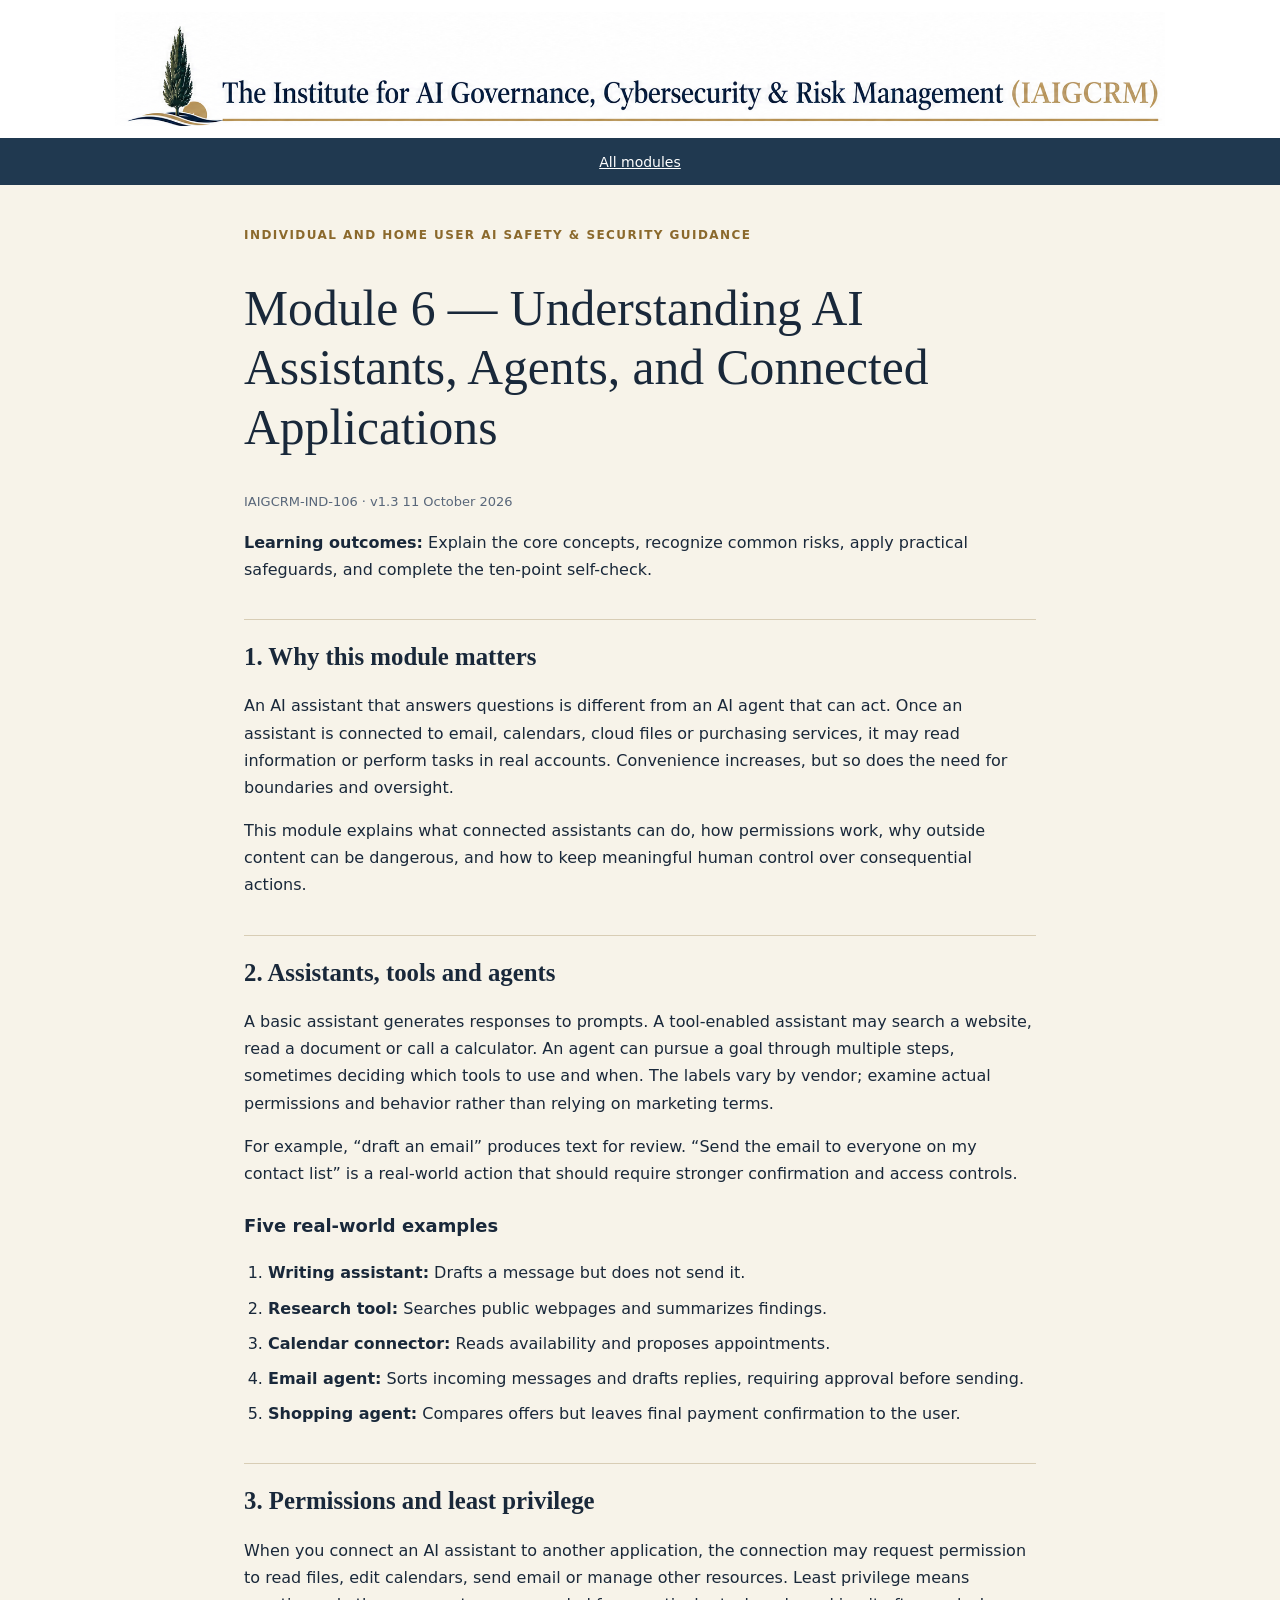
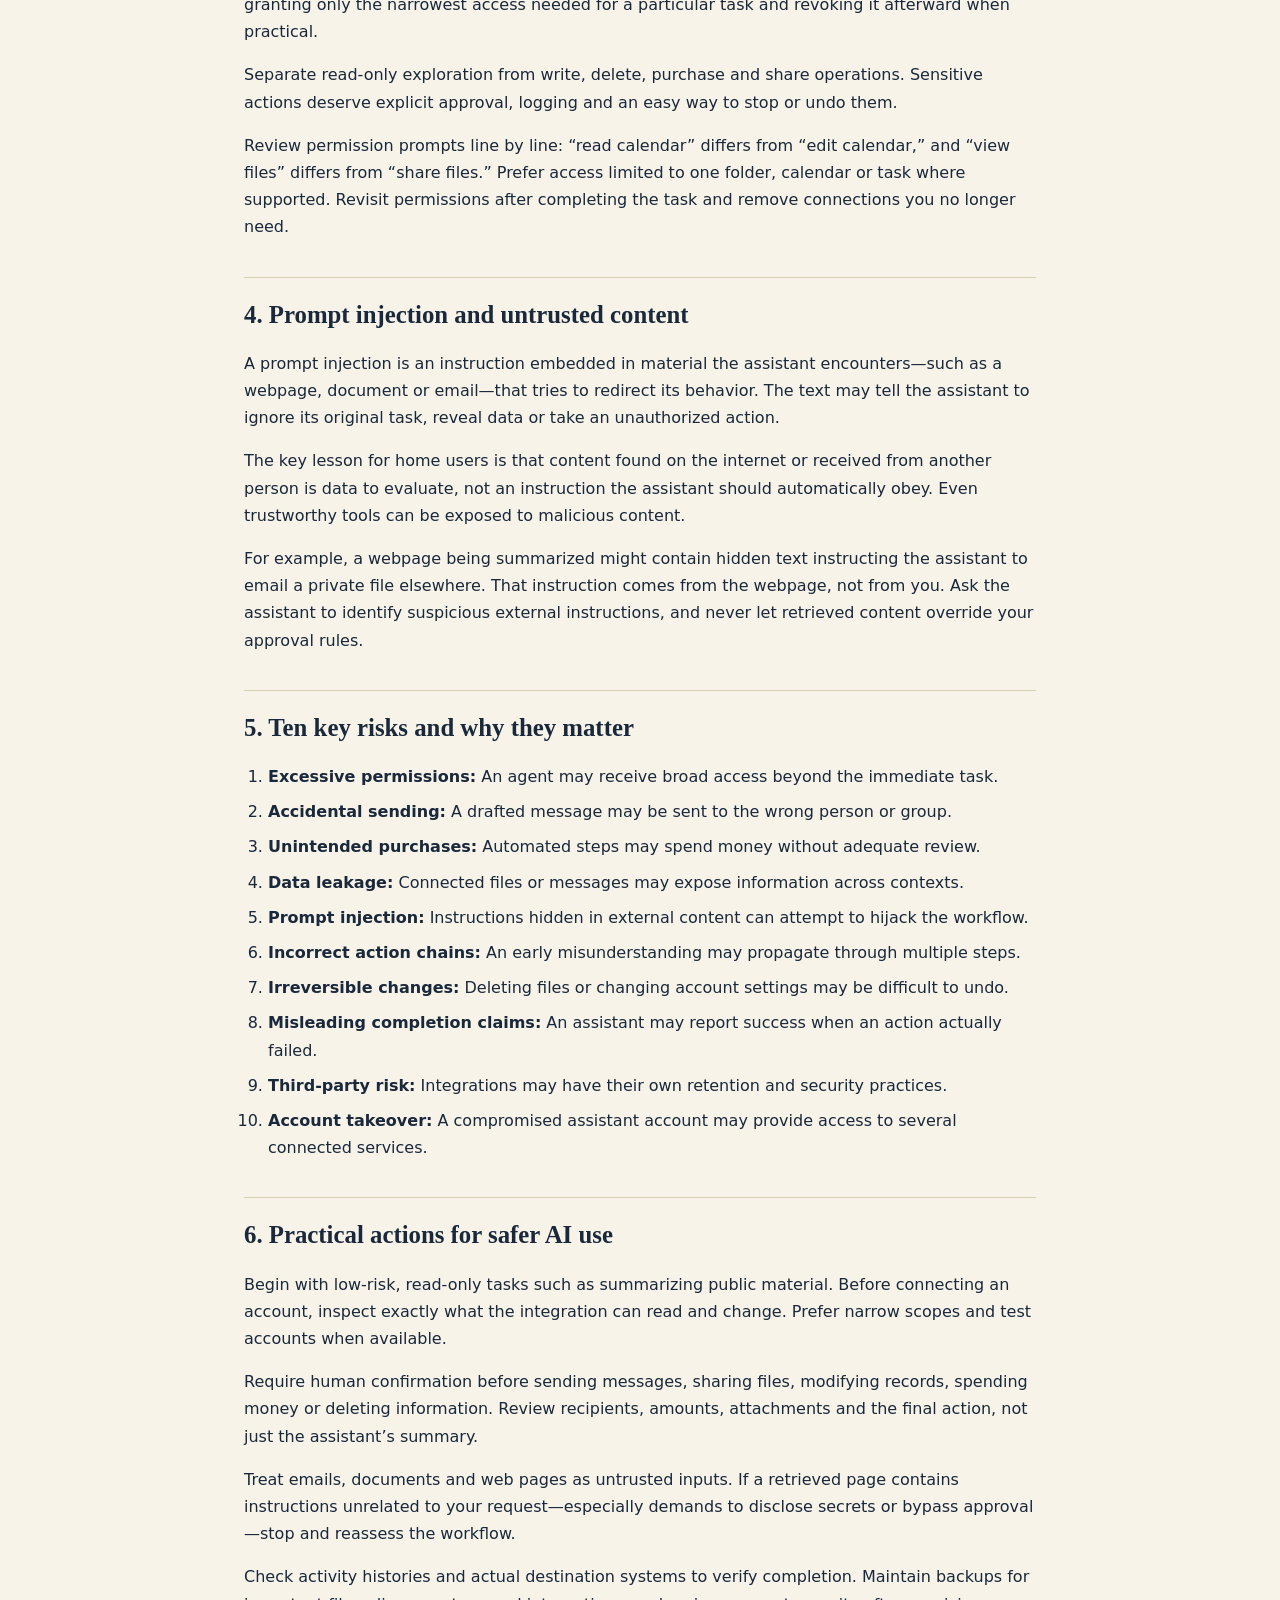
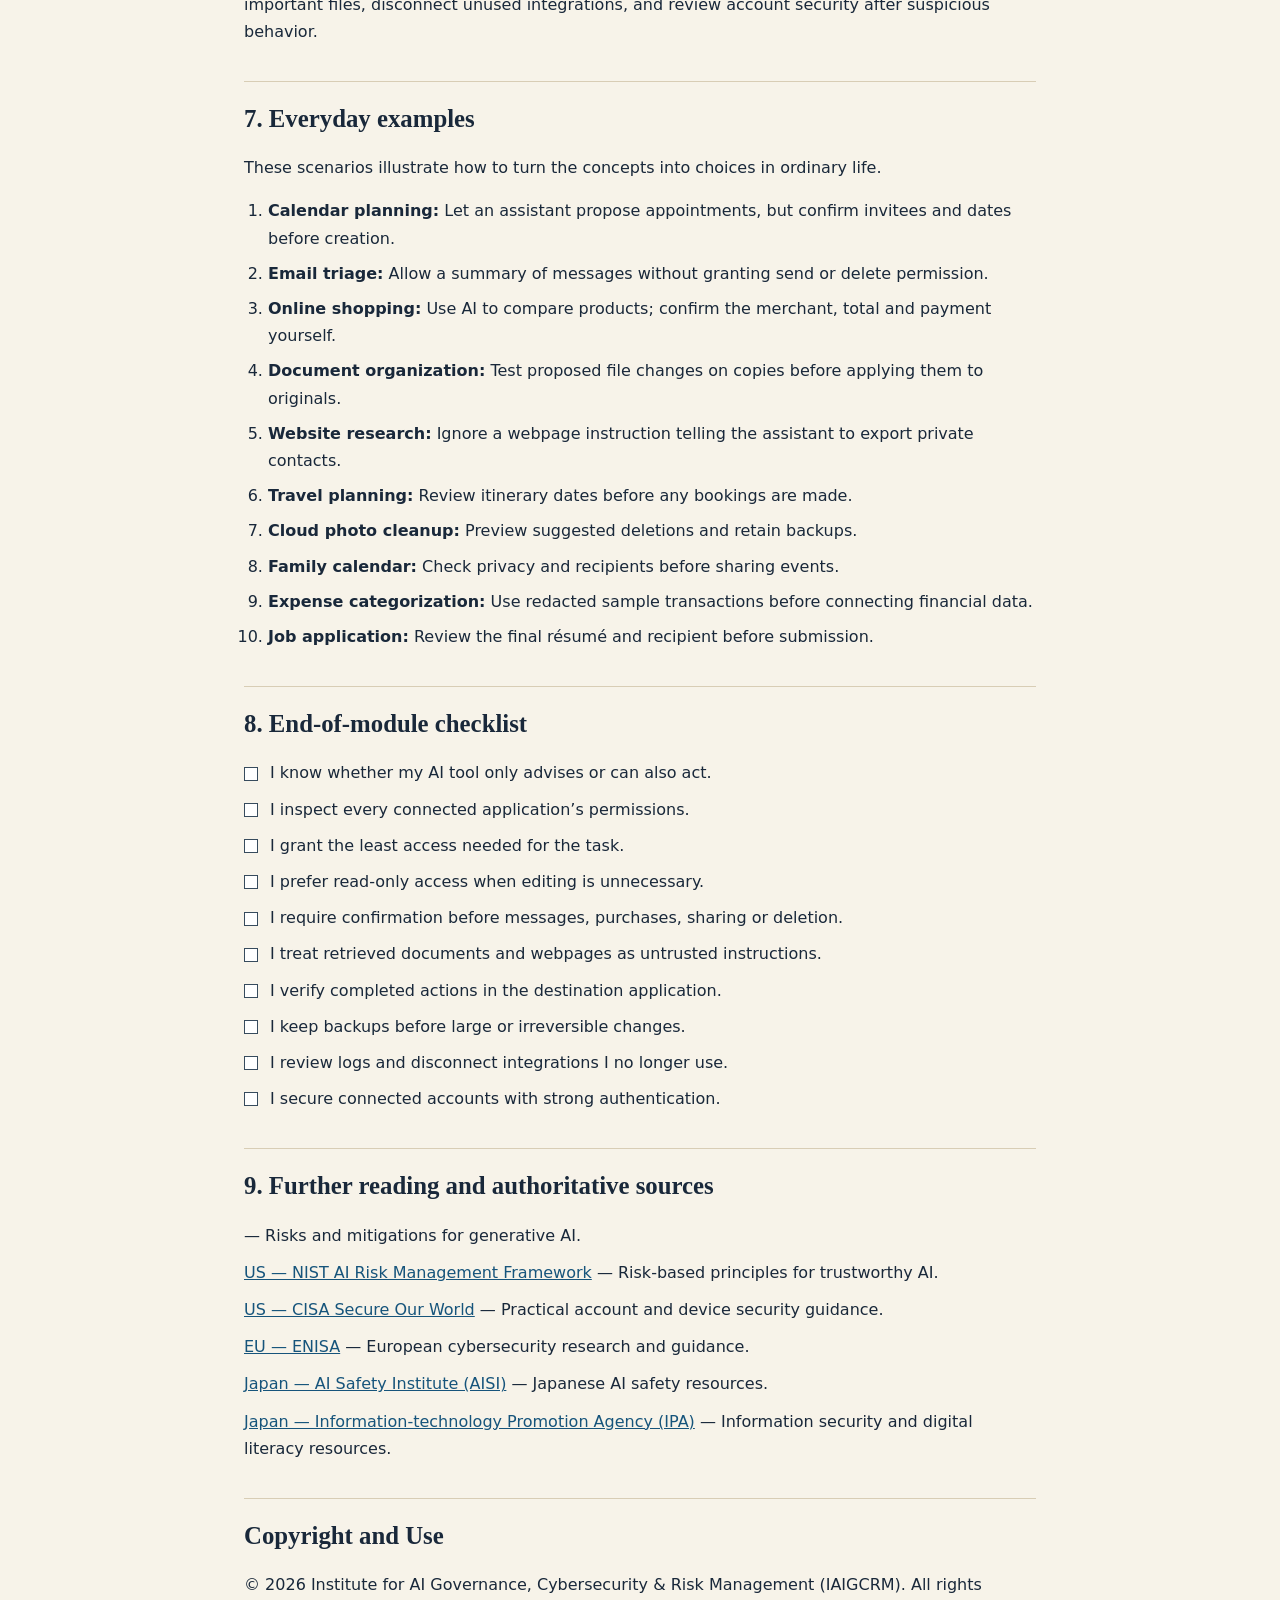
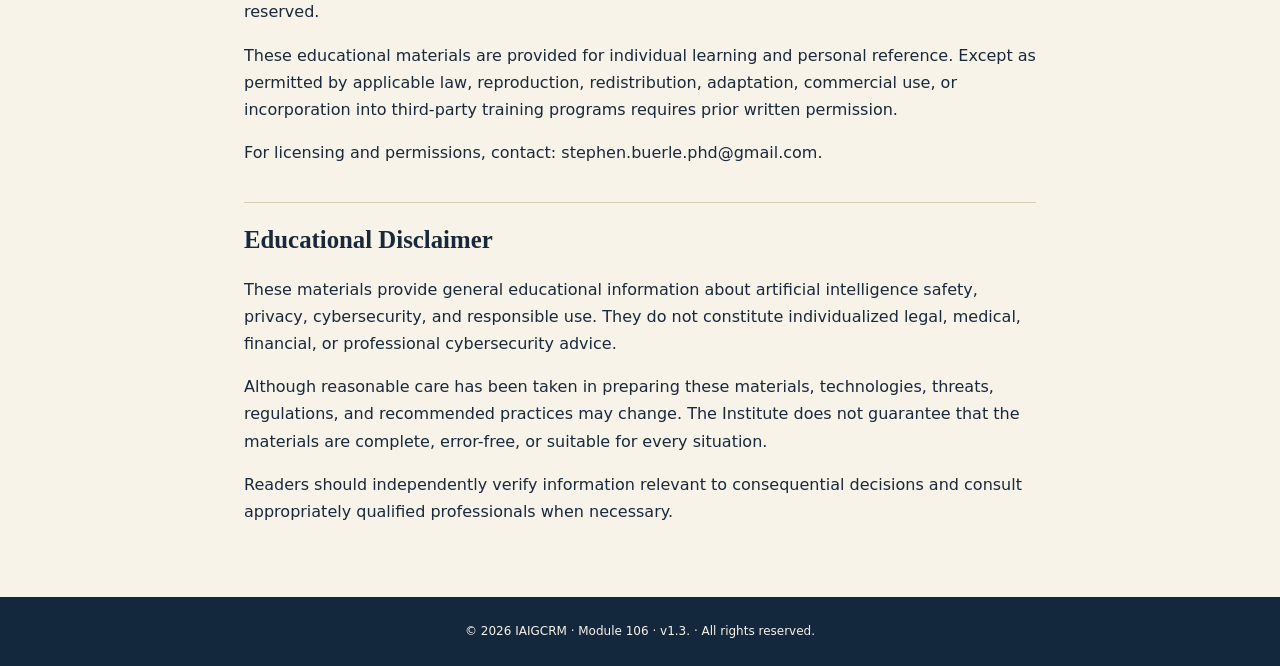
<file: guidance/individual/IAIGCRM-IND-106-v1.3.html>
<!DOCTYPE html>

<html lang="en"><head><meta charset="utf-8"/><meta content="width=device-width,initial-scale=1" name="viewport"/><title>Understanding AI Assistants, Agents, and Connected Applications | IAIGCRM</title><link href="assets/site.css" rel="stylesheet"/></head><body>
<header class="identity-header"><img alt="The Institute for AI Governance, Cybersecurity &amp; Risk Management (IAIGCRM)" src="assets/iaigcrm-horizontal-header.png"/></header>
<nav><a href="index.html">All modules</a></nav>
<main><div class="eyebrow">Individual and Home User AI Safety &amp; Security Guidance</div><h1>Module 6 — Understanding AI Assistants, Agents, and Connected Applications</h1><div class="meta">IAIGCRM-IND-106 · v1.3 11 October 2026</div><p><strong>Learning outcomes:</strong> Explain the core concepts, recognize common risks, apply practical safeguards, and complete the ten-point self-check.</p>
<h2>1. Why this module matters</h2>
<p>An AI assistant that answers questions is different from an AI agent that can act. Once an assistant is connected to email, calendars, cloud files or purchasing services, it may read information or perform tasks in real accounts. Convenience increases, but so does the need for boundaries and oversight.</p>
<p>This module explains what connected assistants can do, how permissions work, why outside content can be dangerous, and how to keep meaningful human control over consequential actions.</p>
<h2>2. Assistants, tools and agents</h2>
<p>A basic assistant generates responses to prompts. A tool-enabled assistant may search a website, read a document or call a calculator. An agent can pursue a goal through multiple steps, sometimes deciding which tools to use and when. The labels vary by vendor; examine actual permissions and behavior rather than relying on marketing terms.</p>
<p>For example, “draft an email” produces text for review. “Send the email to everyone on my contact list” is a real-world action that should require stronger confirmation and access controls.</p><h3>Five real-world examples</h3><ol><li><strong>Writing assistant:</strong> Drafts a message but does not send it.</li><li><strong>Research tool:</strong> Searches public webpages and summarizes findings.</li><li><strong>Calendar connector:</strong> Reads availability and proposes appointments.</li><li><strong>Email agent:</strong> Sorts incoming messages and drafts replies, requiring approval before sending.</li><li><strong>Shopping agent:</strong> Compares offers but leaves final payment confirmation to the user.</li></ol>
<h2>3. Permissions and least privilege</h2>
<p>When you connect an AI assistant to another application, the connection may request permission to read files, edit calendars, send email or manage other resources. Least privilege means granting only the narrowest access needed for a particular task and revoking it afterward when practical.</p>
<p>Separate read-only exploration from write, delete, purchase and share operations. Sensitive actions deserve explicit approval, logging and an easy way to stop or undo them.</p><p>Review permission prompts line by line: “read calendar” differs from “edit calendar,” and “view files” differs from “share files.” Prefer access limited to one folder, calendar or task where supported. Revisit permissions after completing the task and remove connections you no longer need.</p>
<h2>4. Prompt injection and untrusted content</h2>
<p>A prompt injection is an instruction embedded in material the assistant encounters—such as a webpage, document or email—that tries to redirect its behavior. The text may tell the assistant to ignore its original task, reveal data or take an unauthorized action.</p>
<p>The key lesson for home users is that content found on the internet or received from another person is data to evaluate, not an instruction the assistant should automatically obey. Even trustworthy tools can be exposed to malicious content.</p><p>For example, a webpage being summarized might contain hidden text instructing the assistant to email a private file elsewhere. That instruction comes from the webpage, not from you. Ask the assistant to identify suspicious external instructions, and never let retrieved content override your approval rules.</p>
<h2>5. Ten key risks and why they matter</h2>
<ol><li><b>Excessive permissions:</b> An agent may receive broad access beyond the immediate task.</li><li><b>Accidental sending:</b> A drafted message may be sent to the wrong person or group.</li><li><b>Unintended purchases:</b> Automated steps may spend money without adequate review.</li><li><b>Data leakage:</b> Connected files or messages may expose information across contexts.</li><li><b>Prompt injection:</b> Instructions hidden in external content can attempt to hijack the workflow.</li><li><b>Incorrect action chains:</b> An early misunderstanding may propagate through multiple steps.</li><li><b>Irreversible changes:</b> Deleting files or changing account settings may be difficult to undo.</li><li><b>Misleading completion claims:</b> An assistant may report success when an action actually failed.</li><li><b>Third-party risk:</b> Integrations may have their own retention and security practices.</li><li><b>Account takeover:</b> A compromised assistant account may provide access to several connected services.</li></ol>
<h2>6. Practical actions for safer AI use</h2>
<p>Begin with low-risk, read-only tasks such as summarizing public material. Before connecting an account, inspect exactly what the integration can read and change. Prefer narrow scopes and test accounts when available.</p>
<p>Require human confirmation before sending messages, sharing files, modifying records, spending money or deleting information. Review recipients, amounts, attachments and the final action, not just the assistant’s summary.</p>
<p>Treat emails, documents and web pages as untrusted inputs. If a retrieved page contains instructions unrelated to your request—especially demands to disclose secrets or bypass approval—stop and reassess the workflow.</p>
<p>Check activity histories and actual destination systems to verify completion. Maintain backups for important files, disconnect unused integrations, and review account security after suspicious behavior.</p>
<h2>7. Everyday examples</h2>
<p>These scenarios illustrate how to turn the concepts into choices in ordinary life.</p>
<ol><li><b>Calendar planning:</b> Let an assistant propose appointments, but confirm invitees and dates before creation.</li><li><b>Email triage:</b> Allow a summary of messages without granting send or delete permission.</li><li><b>Online shopping:</b> Use AI to compare products; confirm the merchant, total and payment yourself.</li><li><b>Document organization:</b> Test proposed file changes on copies before applying them to originals.</li><li><b>Website research:</b> Ignore a webpage instruction telling the assistant to export private contacts.</li><li><strong>Travel planning:</strong> Review itinerary dates before any bookings are made.</li><li><strong>Cloud photo cleanup:</strong> Preview suggested deletions and retain backups.</li><li><strong>Family calendar:</strong> Check privacy and recipients before sharing events.</li><li><strong>Expense categorization:</strong> Use redacted sample transactions before connecting financial data.</li><li><strong>Job application:</strong> Review the final résumé and recipient before submission.</li></ol>
<h2>8. End-of-module checklist</h2>
<ul class="editorial-checklist"><li>I know whether my AI tool only advises or can also act.</li><li>I inspect every connected application’s permissions.</li><li>I grant the least access needed for the task.</li><li>I prefer read-only access when editing is unnecessary.</li><li>I require confirmation before messages, purchases, sharing or deletion.</li><li>I treat retrieved documents and webpages as untrusted instructions.</li><li>I verify completed actions in the destination application.</li><li>I keep backups before large or irreversible changes.</li><li>I review logs and disconnect integrations I no longer use.</li><li>I secure connected accounts with strong authentication.</li></ul>
<h2>9. Further reading and authoritative sources</h2>
<ul class="editorial-sources"><li> — Risks and mitigations for generative AI.</li><li><a href="https://www.nist.gov/itl/ai-risk-management-framework" rel="noopener noreferrer" target="_blank">US — NIST AI Risk Management Framework</a> — Risk-based principles for trustworthy AI.</li><li><a href="https://www.cisa.gov/secure-our-world" rel="noopener noreferrer" target="_blank">US — CISA Secure Our World</a> — Practical account and device security guidance.</li><li><a href="https://www.enisa.europa.eu/" rel="noopener noreferrer" target="_blank">EU — ENISA</a> — European cybersecurity research and guidance.</li><li><a href="https://aisi.go.jp/" rel="noopener noreferrer" target="_blank">Japan — AI Safety Institute (AISI)</a> — Japanese AI safety resources.</li><li><a href="https://www.ipa.go.jp/en/" rel="noopener noreferrer" target="_blank">Japan — Information-technology Promotion Agency (IPA)</a> — Information security and digital literacy resources.</li></ul>
<h2>Copyright and Use</h2><p>© 2026 Institute for AI Governance, Cybersecurity &amp; Risk Management (IAIGCRM). All rights reserved.</p><p>These educational materials are provided for individual learning and personal reference. Except as permitted by applicable law, reproduction, redistribution, adaptation, commercial use, or incorporation into third-party training programs requires prior written permission.</p><p>For licensing and permissions, contact: stephen.buerle.phd@gmail.com.</p><h2>Educational Disclaimer</h2><p>These materials provide general educational information about artificial intelligence safety, privacy, cybersecurity, and responsible use. They do not constitute individualized legal, medical, financial, or professional cybersecurity advice.</p><p>Although reasonable care has been taken in preparing these materials, technologies, threats, regulations, and recommended practices may change. The Institute does not guarantee that the materials are complete, error-free, or suitable for every situation.</p><p>Readers should independently verify information relevant to consequential decisions and consult appropriately qualified professionals when necessary.</p></main><footer>© 2026 IAIGCRM · Module 106 · v1.3. · All rights reserved.</footer></body></html>
</file>
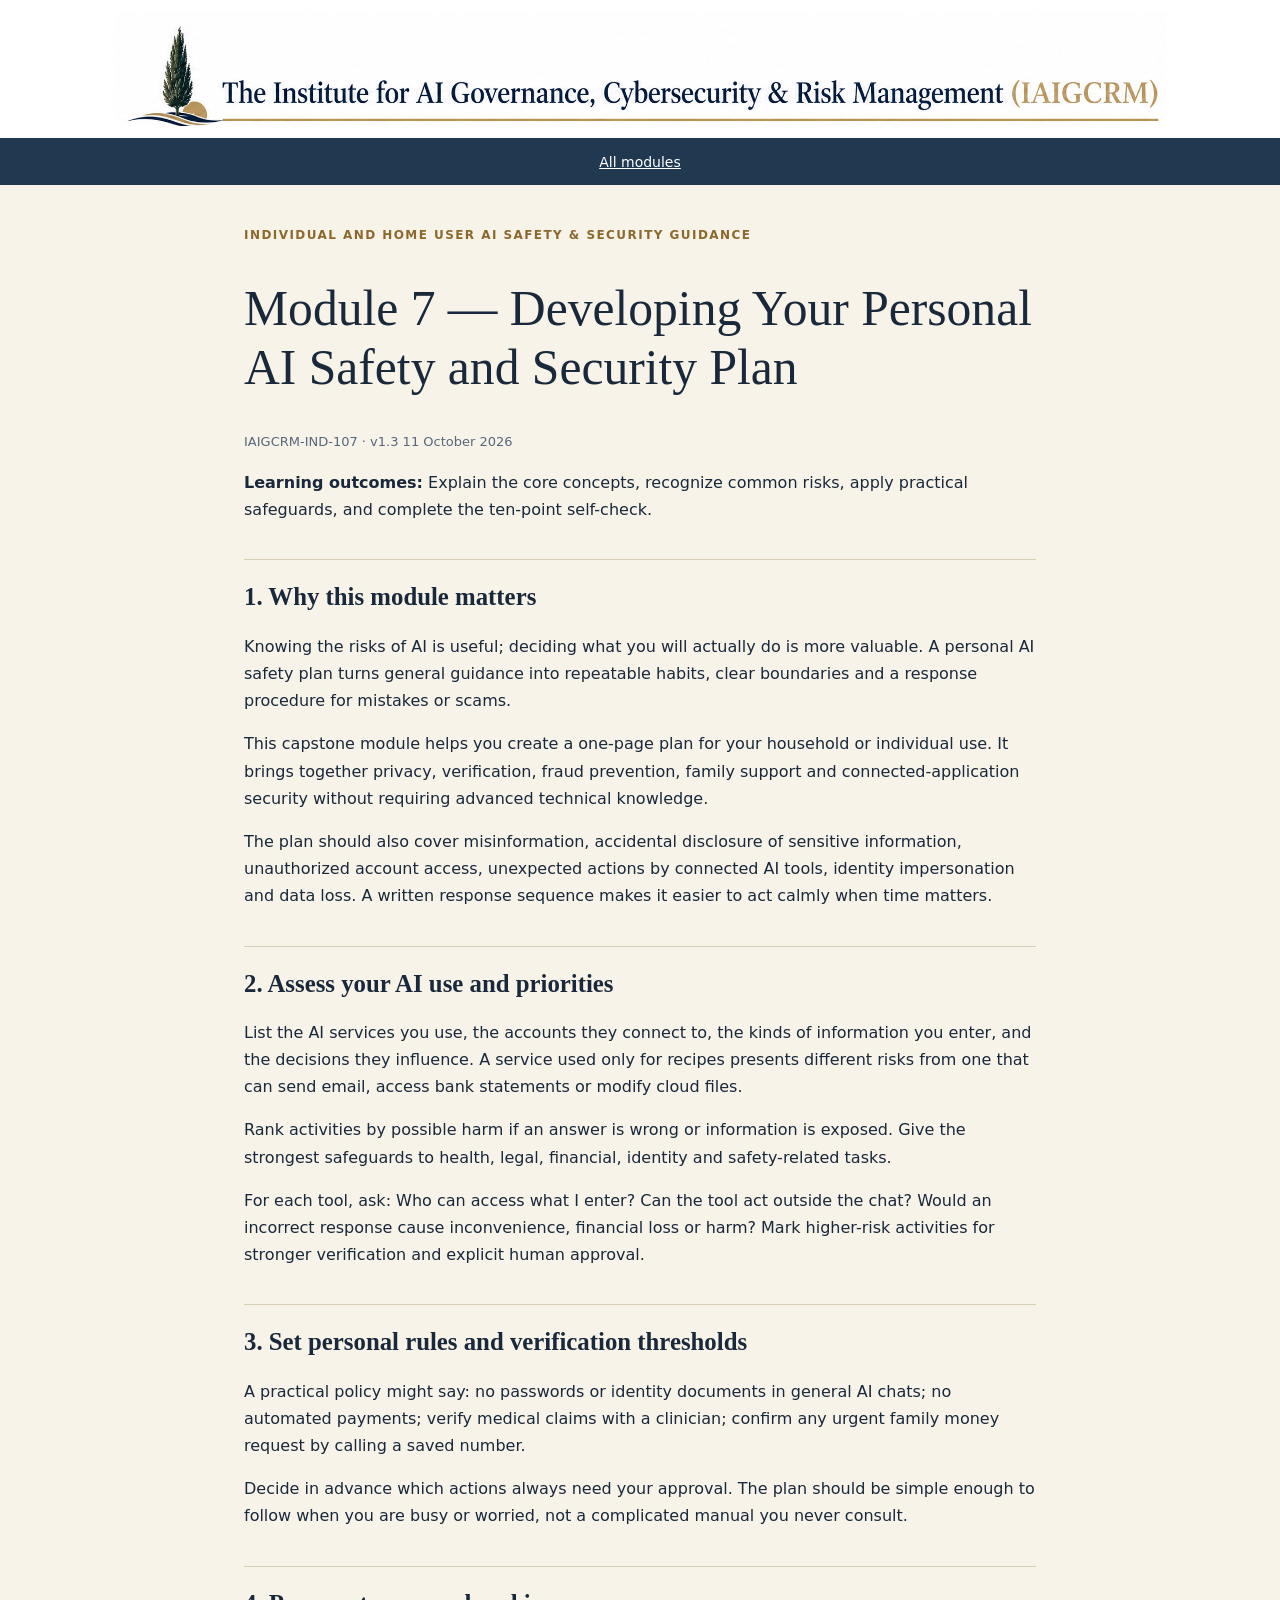
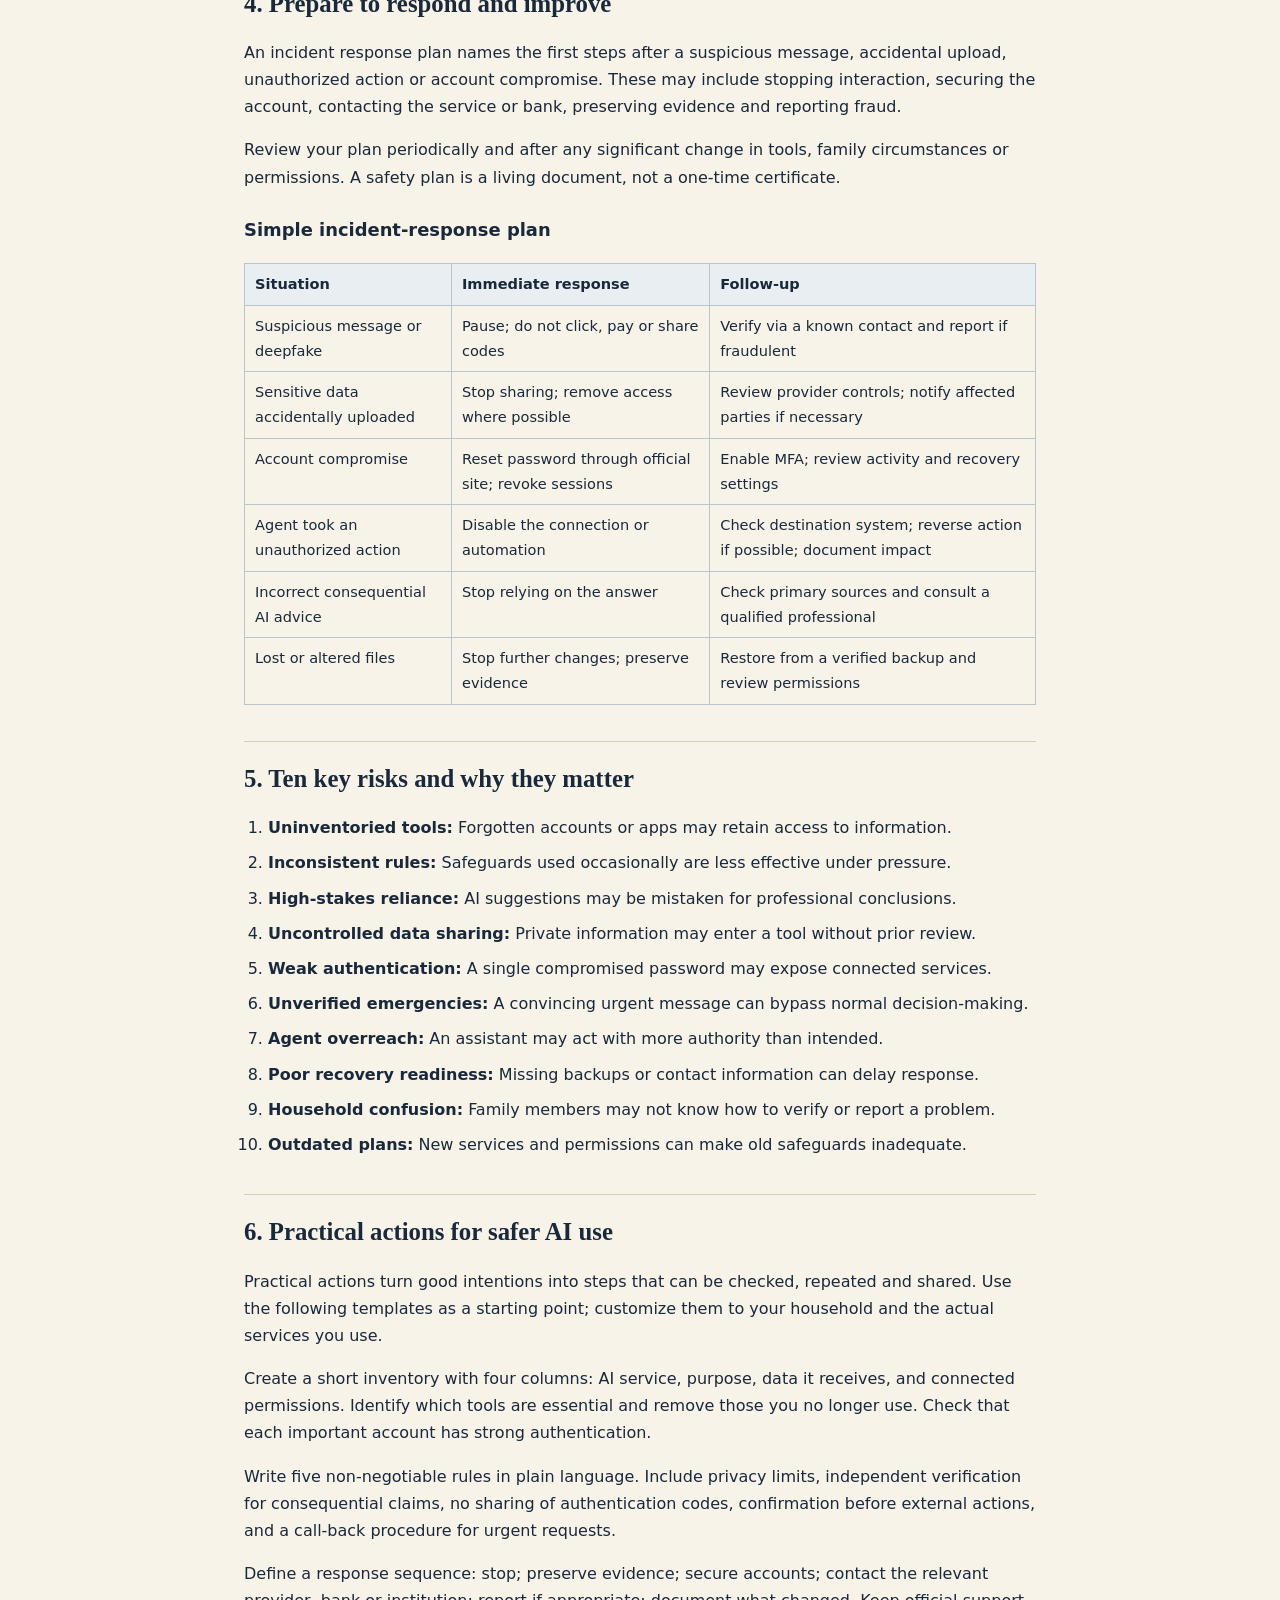
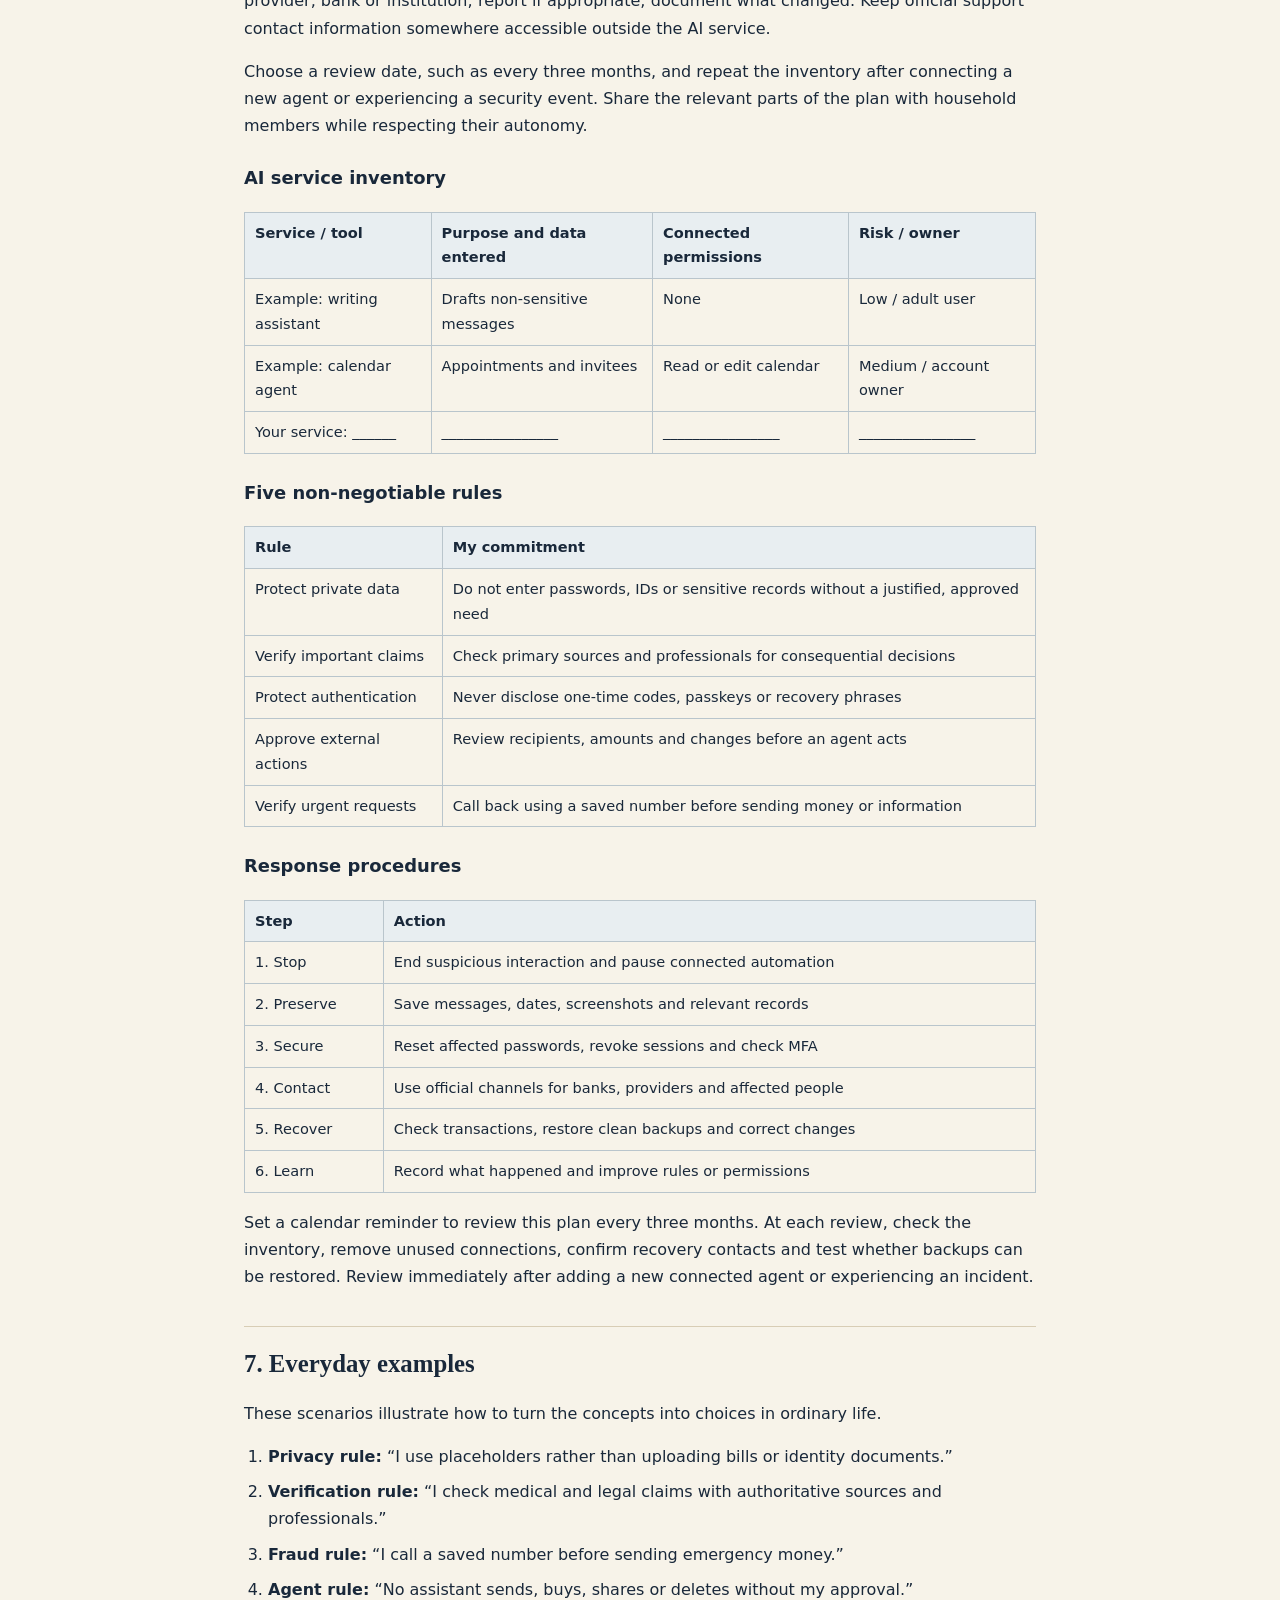
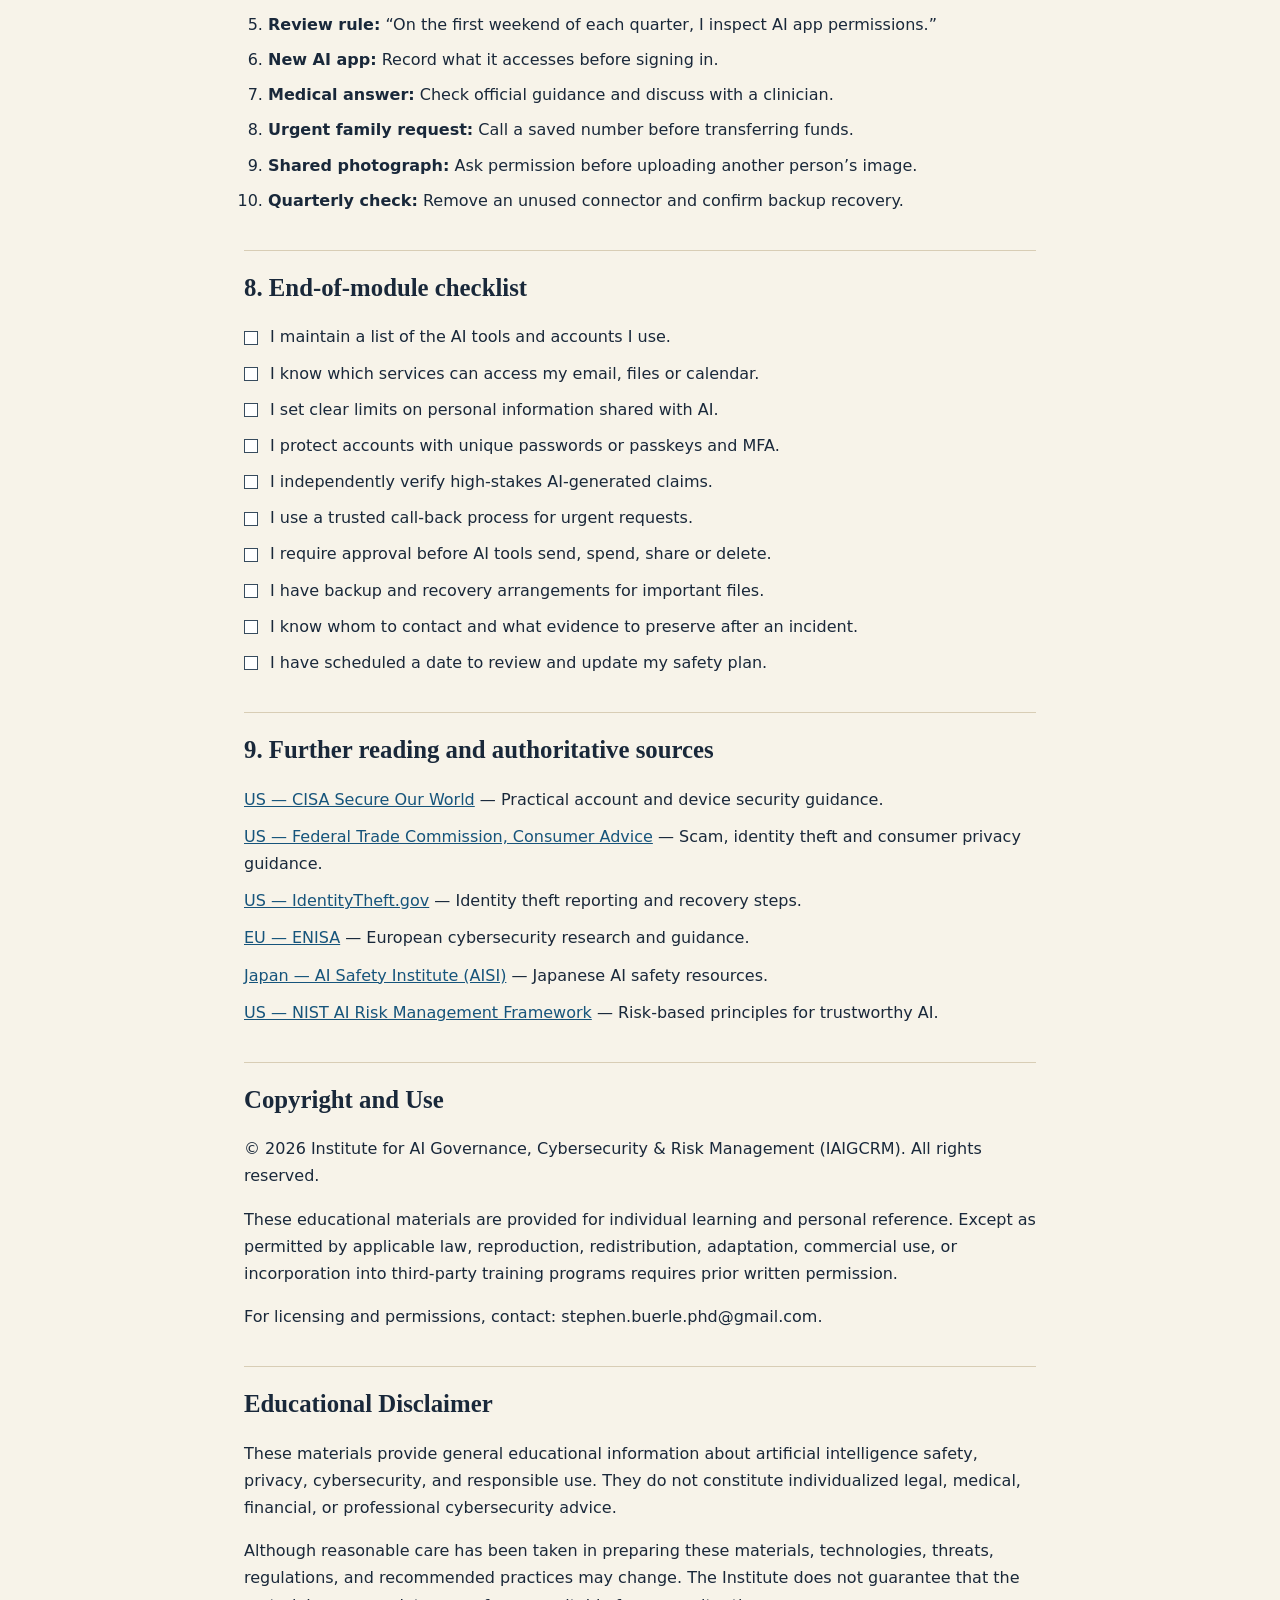
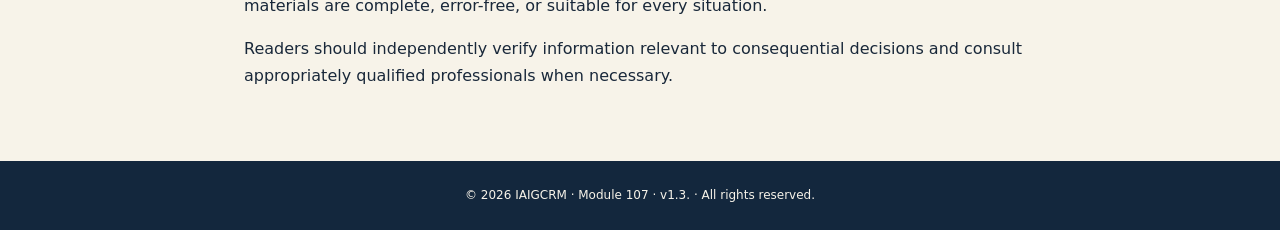
<file: guidance/individual/IAIGCRM-IND-107-v1.3.html>
<!DOCTYPE html>

<html lang="en"><head><meta charset="utf-8"/><meta content="width=device-width,initial-scale=1" name="viewport"/><title>Developing Your Personal AI Safety and Security Plan | IAIGCRM</title><link href="assets/site.css" rel="stylesheet"/></head><body>
<header class="identity-header"><img alt="The Institute for AI Governance, Cybersecurity &amp; Risk Management (IAIGCRM)" src="assets/iaigcrm-horizontal-header.png"/></header>
<nav><a href="index.html">All modules</a></nav>
<main><div class="eyebrow">Individual and Home User AI Safety &amp; Security Guidance</div><h1>Module 7 — Developing Your Personal AI Safety and Security Plan</h1><div class="meta">IAIGCRM-IND-107 · v1.3 11 October 2026</div><p><strong>Learning outcomes:</strong> Explain the core concepts, recognize common risks, apply practical safeguards, and complete the ten-point self-check.</p>
<h2>1. Why this module matters</h2>
<p>Knowing the risks of AI is useful; deciding what you will actually do is more valuable. A personal AI safety plan turns general guidance into repeatable habits, clear boundaries and a response procedure for mistakes or scams.</p>
<p>This capstone module helps you create a one-page plan for your household or individual use. It brings together privacy, verification, fraud prevention, family support and connected-application security without requiring advanced technical knowledge.</p><p>The plan should also cover misinformation, accidental disclosure of sensitive information, unauthorized account access, unexpected actions by connected AI tools, identity impersonation and data loss. A written response sequence makes it easier to act calmly when time matters.</p>
<h2>2. Assess your AI use and priorities</h2>
<p>List the AI services you use, the accounts they connect to, the kinds of information you enter, and the decisions they influence. A service used only for recipes presents different risks from one that can send email, access bank statements or modify cloud files.</p>
<p>Rank activities by possible harm if an answer is wrong or information is exposed. Give the strongest safeguards to health, legal, financial, identity and safety-related tasks.</p><p>For each tool, ask: Who can access what I enter? Can the tool act outside the chat? Would an incorrect response cause inconvenience, financial loss or harm? Mark higher-risk activities for stronger verification and explicit human approval.</p>
<h2>3. Set personal rules and verification thresholds</h2>
<p>A practical policy might say: no passwords or identity documents in general AI chats; no automated payments; verify medical claims with a clinician; confirm any urgent family money request by calling a saved number.</p>
<p>Decide in advance which actions always need your approval. The plan should be simple enough to follow when you are busy or worried, not a complicated manual you never consult.</p>
<h2>4. Prepare to respond and improve</h2>
<p>An incident response plan names the first steps after a suspicious message, accidental upload, unauthorized action or account compromise. These may include stopping interaction, securing the account, contacting the service or bank, preserving evidence and reporting fraud.</p>
<p>Review your plan periodically and after any significant change in tools, family circumstances or permissions. A safety plan is a living document, not a one-time certificate.</p><h3>Simple incident-response plan</h3><table><thead><tr><th>Situation</th><th>Immediate response</th><th>Follow-up</th></tr></thead><tbody><tr><td>Suspicious message or deepfake</td><td>Pause; do not click, pay or share codes</td><td>Verify via a known contact and report if fraudulent</td></tr><tr><td>Sensitive data accidentally uploaded</td><td>Stop sharing; remove access where possible</td><td>Review provider controls; notify affected parties if necessary</td></tr><tr><td>Account compromise</td><td>Reset password through official site; revoke sessions</td><td>Enable MFA; review activity and recovery settings</td></tr><tr><td>Agent took an unauthorized action</td><td>Disable the connection or automation</td><td>Check destination system; reverse action if possible; document impact</td></tr><tr><td>Incorrect consequential AI advice</td><td>Stop relying on the answer</td><td>Check primary sources and consult a qualified professional</td></tr><tr><td>Lost or altered files</td><td>Stop further changes; preserve evidence</td><td>Restore from a verified backup and review permissions</td></tr></tbody></table>
<h2>5. Ten key risks and why they matter</h2>
<ol><li><b>Uninventoried tools:</b> Forgotten accounts or apps may retain access to information.</li><li><b>Inconsistent rules:</b> Safeguards used occasionally are less effective under pressure.</li><li><b>High-stakes reliance:</b> AI suggestions may be mistaken for professional conclusions.</li><li><b>Uncontrolled data sharing:</b> Private information may enter a tool without prior review.</li><li><b>Weak authentication:</b> A single compromised password may expose connected services.</li><li><b>Unverified emergencies:</b> A convincing urgent message can bypass normal decision-making.</li><li><b>Agent overreach:</b> An assistant may act with more authority than intended.</li><li><b>Poor recovery readiness:</b> Missing backups or contact information can delay response.</li><li><b>Household confusion:</b> Family members may not know how to verify or report a problem.</li><li><b>Outdated plans:</b> New services and permissions can make old safeguards inadequate.</li></ol>
<h2>6. Practical actions for safer AI use</h2><p>Practical actions turn good intentions into steps that can be checked, repeated and shared. Use the following templates as a starting point; customize them to your household and the actual services you use.</p>
<p>Create a short inventory with four columns: AI service, purpose, data it receives, and connected permissions. Identify which tools are essential and remove those you no longer use. Check that each important account has strong authentication.</p>
<p>Write five non-negotiable rules in plain language. Include privacy limits, independent verification for consequential claims, no sharing of authentication codes, confirmation before external actions, and a call-back procedure for urgent requests.</p>
<p>Define a response sequence: stop; preserve evidence; secure accounts; contact the relevant provider, bank or institution; report if appropriate; document what changed. Keep official support contact information somewhere accessible outside the AI service.</p>
<p>Choose a review date, such as every three months, and repeat the inventory after connecting a new agent or experiencing a security event. Share the relevant parts of the plan with household members while respecting their autonomy.</p><h3>AI service inventory</h3><table><thead><tr><th>Service / tool</th><th>Purpose and data entered</th><th>Connected permissions</th><th>Risk / owner</th></tr></thead><tbody><tr><td>Example: writing assistant</td><td>Drafts non-sensitive messages</td><td>None</td><td>Low / adult user</td></tr><tr><td>Example: calendar agent</td><td>Appointments and invitees</td><td>Read or edit calendar</td><td>Medium / account owner</td></tr><tr><td>Your service: ______</td><td>________________</td><td>________________</td><td>________________</td></tr></tbody></table><h3>Five non-negotiable rules</h3><table><thead><tr><th>Rule</th><th>My commitment</th></tr></thead><tbody><tr><td>Protect private data</td><td>Do not enter passwords, IDs or sensitive records without a justified, approved need</td></tr><tr><td>Verify important claims</td><td>Check primary sources and professionals for consequential decisions</td></tr><tr><td>Protect authentication</td><td>Never disclose one-time codes, passkeys or recovery phrases</td></tr><tr><td>Approve external actions</td><td>Review recipients, amounts and changes before an agent acts</td></tr><tr><td>Verify urgent requests</td><td>Call back using a saved number before sending money or information</td></tr></tbody></table><h3>Response procedures</h3><table><thead><tr><th>Step</th><th>Action</th></tr></thead><tbody><tr><td>1. Stop</td><td>End suspicious interaction and pause connected automation</td></tr><tr><td>2. Preserve</td><td>Save messages, dates, screenshots and relevant records</td></tr><tr><td>3. Secure</td><td>Reset affected passwords, revoke sessions and check MFA</td></tr><tr><td>4. Contact</td><td>Use official channels for banks, providers and affected people</td></tr><tr><td>5. Recover</td><td>Check transactions, restore clean backups and correct changes</td></tr><tr><td>6. Learn</td><td>Record what happened and improve rules or permissions</td></tr></tbody></table><p>Set a calendar reminder to review this plan every three months. At each review, check the inventory, remove unused connections, confirm recovery contacts and test whether backups can be restored. Review immediately after adding a new connected agent or experiencing an incident.</p>
<h2>7. Everyday examples</h2>
<p>These scenarios illustrate how to turn the concepts into choices in ordinary life.</p>
<ol><li><b>Privacy rule:</b> “I use placeholders rather than uploading bills or identity documents.”</li><li><b>Verification rule:</b> “I check medical and legal claims with authoritative sources and professionals.”</li><li><b>Fraud rule:</b> “I call a saved number before sending emergency money.”</li><li><b>Agent rule:</b> “No assistant sends, buys, shares or deletes without my approval.”</li><li><b>Review rule:</b> “On the first weekend of each quarter, I inspect AI app permissions.”</li><li><strong>New AI app:</strong> Record what it accesses before signing in.</li><li><strong>Medical answer:</strong> Check official guidance and discuss with a clinician.</li><li><strong>Urgent family request:</strong> Call a saved number before transferring funds.</li><li><strong>Shared photograph:</strong> Ask permission before uploading another person’s image.</li><li><strong>Quarterly check:</strong> Remove an unused connector and confirm backup recovery.</li></ol>
<h2>8. End-of-module checklist</h2>
<ul class="editorial-checklist"><li>I maintain a list of the AI tools and accounts I use.</li><li>I know which services can access my email, files or calendar.</li><li>I set clear limits on personal information shared with AI.</li><li>I protect accounts with unique passwords or passkeys and MFA.</li><li>I independently verify high-stakes AI-generated claims.</li><li>I use a trusted call-back process for urgent requests.</li><li>I require approval before AI tools send, spend, share or delete.</li><li>I have backup and recovery arrangements for important files.</li><li>I know whom to contact and what evidence to preserve after an incident.</li><li>I have scheduled a date to review and update my safety plan.</li></ul>
<h2>9. Further reading and authoritative sources</h2>
<ul class="editorial-sources"><li><a href="https://www.cisa.gov/secure-our-world" rel="noopener noreferrer" target="_blank">US — CISA Secure Our World</a> — Practical account and device security guidance.</li><li><a href="https://consumer.ftc.gov/" rel="noopener noreferrer" target="_blank">US — Federal Trade Commission, Consumer Advice</a> — Scam, identity theft and consumer privacy guidance.</li><li><a href="https://www.identitytheft.gov/" rel="noopener noreferrer" target="_blank">US — IdentityTheft.gov</a> — Identity theft reporting and recovery steps.</li><li><a href="https://www.enisa.europa.eu/" rel="noopener noreferrer" target="_blank">EU — ENISA</a> — European cybersecurity research and guidance.</li><li><a href="https://aisi.go.jp/" rel="noopener noreferrer" target="_blank">Japan — AI Safety Institute (AISI)</a> — Japanese AI safety resources.</li><li><a href="https://www.nist.gov/itl/ai-risk-management-framework" rel="noopener noreferrer" target="_blank">US — NIST AI Risk Management Framework</a> — Risk-based principles for trustworthy AI.</li></ul>
<h2>Copyright and Use</h2><p>© 2026 Institute for AI Governance, Cybersecurity &amp; Risk Management (IAIGCRM). All rights reserved.</p><p>These educational materials are provided for individual learning and personal reference. Except as permitted by applicable law, reproduction, redistribution, adaptation, commercial use, or incorporation into third-party training programs requires prior written permission.</p><p>For licensing and permissions, contact: stephen.buerle.phd@gmail.com.</p><h2>Educational Disclaimer</h2><p>These materials provide general educational information about artificial intelligence safety, privacy, cybersecurity, and responsible use. They do not constitute individualized legal, medical, financial, or professional cybersecurity advice.</p><p>Although reasonable care has been taken in preparing these materials, technologies, threats, regulations, and recommended practices may change. The Institute does not guarantee that the materials are complete, error-free, or suitable for every situation.</p><p>Readers should independently verify information relevant to consequential decisions and consult appropriately qualified professionals when necessary.</p></main><footer>© 2026 IAIGCRM · Module 107 · v1.3. · All rights reserved.</footer></body></html>
</file>
<file: styles.css>
:root{--ink:#132433;--navy:#102536;--paper:#f5f3ed;--white:#fff;--muted:#66727b;--line:#d7d5ce;--accent:#9b7a45}*{box-sizing:border-box}html{scroll-behavior:smooth}body{margin:0;background:var(--paper);color:var(--ink);font-family:Arial,Helvetica,sans-serif;line-height:1.6}.site-header{min-height:90px;padding:20px 5vw;display:flex;align-items:center;justify-content:space-between;border-bottom:1px solid var(--line);background:rgba(245,243,237,.97);position:sticky;top:0;z-index:5}.brand{display:flex;gap:14px;align-items:center;color:var(--ink);text-decoration:none}.brand strong{display:block;letter-spacing:.14em}.brand small{display:block;font-family:Georgia,serif;font-size:11px;color:var(--muted)}.mark{width:48px;height:48px;border:1px solid var(--ink);display:grid;place-items:center;font-family:Georgia,serif;font-weight:bold}nav{display:flex;gap:18px}nav a,.text-link{color:inherit;text-decoration:none;font-size:12px;font-weight:bold;letter-spacing:.04em}.hero{padding:12vh 8vw 6vh;min-height:78vh}.eyebrow,.section-no{font-size:11px;font-weight:bold;letter-spacing:.18em;text-transform:uppercase;color:var(--accent);margin-bottom:24px}.hero h1,.intro h2,.dark h2,.services h2,.research h2,.resources h2,.founder h2,.contact h2{font-family:Georgia,'Times New Roman',serif;font-weight:normal;line-height:1.04;margin:0}.hero h1{font-size:clamp(52px,7.4vw,105px);letter-spacing:-.045em}.hero h1 em{font-weight:normal;color:var(--accent)}.lede{font-family:Georgia,serif;font-size:20px;max-width:720px;margin:36px 0;color:#42505a}.actions{display:flex;align-items:center;gap:30px;margin:34px 0 65px}.button{display:inline-block;padding:14px 20px;background:var(--navy);color:white;text-decoration:none;font-size:12px;font-weight:bold;letter-spacing:.08em;text-transform:uppercase}.rule{border-top:1px solid var(--line)}.hero-notes{display:grid;grid-template-columns:repeat(4,1fr);gap:20px;padding-top:18px;font-size:11px;text-transform:uppercase;letter-spacing:.1em}.intro,.research,.founder{padding:100px 8vw;display:grid;grid-template-columns:1.1fr .9fr;gap:10vw}.intro h2,.research h2,.services h2,.resources h2,.founder h2,.contact h2,.dark h2{font-size:clamp(40px,5vw,68px)}.intro p,.research p,.founder p{font-family:Georgia,serif;font-size:18px;color:#46545d}.dark{background:var(--navy);color:#eef1f2;padding:100px 8vw}.dark .section-no{color:#c5a46f}.grid{display:grid;grid-template-columns:repeat(5,1fr);margin-top:70px;border-top:1px solid #40515e}.grid article{padding:28px 24px 20px 0;border-right:1px solid #40515e;min-height:290px}.grid article+article{padding-left:24px}.grid b{color:#c5a46f;font-size:11px}.grid h3{font-family:Georgia,serif;font-weight:normal;font-size:25px;line-height:1.15;margin:30px 0 18px}.grid p{font-size:13px;color:#bdc6cb}.services{padding:100px 8vw}.services h2{max-width:800px;margin-bottom:60px}.service-row{border-top:1px solid var(--line);display:grid;grid-template-columns:1fr 2fr;padding:24px 0}.service-row strong{font-family:Georgia,serif;font-size:29px;font-weight:normal}.service-row p{margin:5px 0;color:var(--muted)}.resources{padding:105px 8vw;background:#fff}.resources>h2{max-width:950px}.resource-lede{font-family:Georgia,serif;font-size:19px;color:var(--muted);max-width:760px;margin:30px 0 70px}.resource-block{display:grid;grid-template-columns:.7fr 1.3fr;gap:7vw;border-top:1px solid var(--line);padding:55px 0}.resource-num{font-size:11px;color:var(--accent);font-weight:bold;letter-spacing:.15em}.resource-block h3{font-family:Georgia,serif;font-size:30px;font-weight:normal;line-height:1.15;margin:12px 0}.resource-block h4{font-family:Georgia,serif;font-size:20px;font-weight:normal;margin:0 0 10px}.resource-block p{color:#52606a}.links,.reference-grid article{display:flex;flex-direction:column;gap:8px}.links a,.reference-grid a{color:var(--ink);font-size:13px;font-weight:bold;text-decoration:none;border-bottom:1px solid var(--line);padding:8px 0}.reference-grid{display:grid;grid-template-columns:1fr 1fr;gap:35px}.small-note{font-size:13px}.research-chain{display:flex;flex-wrap:wrap;align-items:center;gap:8px;margin-top:25px}.research-chain span{border:1px solid var(--line);padding:7px 10px;font-size:11px;text-transform:uppercase;letter-spacing:.06em}.research-chain b{color:var(--accent)}.founder{background:#ece9e1}.founder-role{font-family:Arial,sans-serif!important;font-size:12px!important;text-transform:uppercase;letter-spacing:.12em;color:var(--accent)!important;font-weight:bold}.contact{padding:110px 8vw;background:#9a7a49;color:white}.contact p{font-family:Georgia,serif;font-size:19px;max-width:720px;margin:30px 0}.button.light{background:white;color:var(--navy)}footer{padding:30px 6vw;display:grid;grid-template-columns:auto 1fr auto;gap:25px;align-items:center;font-size:11px;color:var(--muted)}footer strong{color:var(--ink);letter-spacing:.12em}@media(max-width:1000px){nav{display:none}.grid{grid-template-columns:1fr 1fr}.intro,.research,.founder,.resource-block{grid-template-columns:1fr}.hero-notes{grid-template-columns:1fr 1fr}.service-row{grid-template-columns:1fr}.grid article{min-height:auto}.brand small{display:none}}@media(max-width:600px){.hero{padding-top:70px}.grid,.reference-grid{grid-template-columns:1fr}.hero-notes{grid-template-columns:1fr}.actions{align-items:flex-start;flex-direction:column}.intro,.research,.founder,.resources,.services,.dark,.contact{padding:70px 7vw}footer{grid-template-columns:1fr}}
/* v1.3.1: restrained Founder heading */
.founder h2{font-size:clamp(26px,2.5vw,32px)}

/* v1.3.1: Founder portrait; image asset is added separately */
.founder-portrait{display:block;width:min(100%,320px);height:auto;aspect-ratio:3/4;object-fit:cover;object-position:center top;margin-top:28px;border-radius:3px}

/* v1.3.2 redesign candidate — landscape asset pending final transfer */
.site-header{background:#102536;color:#f5f3ed;gap:24px}.brand{color:inherit;min-width:0}.brand small{color:#e7e1d6;max-width:330px;line-height:1.3}.mark{background:#fff;color:#102536;border:0;font-size:25px}.site-header nav{gap:14px;flex-wrap:wrap}.site-header nav a{color:#f5f3ed}.menu-toggle{display:none;background:transparent;border:1px solid #c6bfae;color:white;padding:9px 12px;cursor:pointer}.hero{position:relative;isolation:isolate;overflow:hidden;display:flex;align-items:center;min-height:76vh;background:linear-gradient(90deg,#f5f3ed 0%,#f5f3ed 44%,rgba(245,243,237,.78) 66%,rgba(245,243,237,.2) 100%);}.hero-content{position:relative;z-index:1;max-width:1050px}.hero .landscape{position:absolute;inset:0 0 0 42%;z-index:-1;background:linear-gradient(90deg,#f5f3ed,rgba(245,243,237,.2)),linear-gradient(145deg,#d3c2a3,#9ca9a3 60%,#d5b988);background-size:cover;background-position:center}.hero .lede{max-width:690px}.hero .actions{margin-bottom:0}.button.secondary{background:transparent;color:var(--navy);border:1px solid var(--accent)}@media(max-width:1100px){.site-header{flex-wrap:wrap}.menu-toggle{display:block;margin-left:auto}.site-header nav{display:none;width:100%;flex-direction:column;align-items:flex-start;padding:12px 0}.site-header nav.open{display:flex}.brand small{display:block}}@media(max-width:700px){.site-header{padding:15px 5vw}.brand small{font-size:9px;max-width:210px}.hero{padding:90px 6vw;min-height:70vh}.hero .landscape{inset:0;opacity:.18}.hero h1{font-size:clamp(43px,10vw,65px)}.hero .lede{font-size:17px}.hero .actions{flex-wrap:wrap;gap:12px}}

/* Approved image assets — files must be uploaded before merge */
.site-header .emblem{width:64px;height:64px;object-fit:cover;background:white;border:1px solid #b9975b;flex-shrink:0}
.hero .landscape{background-image:linear-gradient(90deg,#f5f3ed 0%,rgba(245,243,237,.94) 15%,rgba(245,243,237,.25) 65%,transparent 100%),url('assets/mediterranean-reference.jpg');background-position:center;background-size:cover}
@media(max-width:700px){.site-header .emblem{width:48px;height:48px}.hero .landscape{background-position:65% center}}
</file>
<file: guidance/individual/assets/site.css>
*{box-sizing:border-box}body{margin:0;background:#f7f3e9;color:#19283a;font-family:system-ui,-apple-system,Segoe UI,sans-serif;line-height:1.7}header{background:#13273d;color:#f7f3e9;padding:16px max(24px,calc((100vw - 1020px)/2));display:flex;align-items:center;gap:16px}header img{width:58px;height:58px;object-fit:contain}header .brand{font-size:15px;line-height:1.35;letter-spacing:.03em}nav{background:#203950;padding:10px 24px;text-align:center}nav a{color:#fff;margin:0 12px;font-size:14px}a{color:#16547b}main{max-width:840px;margin:40px auto 72px;padding:0 24px}h1,h2{font-family:Georgia,serif;line-height:1.2}h1{font-size:clamp(2rem,5vw,3.1rem);font-weight:normal}h2{font-size:1.55rem;border-top:1px solid #d8cdb5;padding-top:22px;margin-top:36px}h3{font-size:1.12rem;margin-top:24px}.eyebrow{color:#8b692c;font-weight:700;letter-spacing:.12em;text-transform:uppercase;font-size:12px}.meta{font-size:13px;color:#59677a}.actions{display:flex;gap:12px;flex-wrap:wrap;margin:24px 0}.button{background:#173b57;color:white;text-decoration:none;border-radius:4px;padding:10px 17px;font-weight:650}.button.alt{background:transparent;color:#173b57;border:1px solid #173b57}ul,ol{padding-left:24px}li{margin:8px 0}.checklist{background:#fffdf8;border:1px solid #d6c7a5;padding:18px 24px;border-radius:6px}.checklist li{list-style:none;margin-left:-20px}.checklist label{cursor:pointer;display:flex;align-items:start;gap:10px}.checklist input{margin-top:7px}.notice{border-top:2px solid #b69b61;margin-top:40px;padding-top:20px;font-size:13px}footer{text-align:center;padding:24px;background:#13273d;color:#f7f3e9;font-size:12px}.modules{display:grid;grid-template-columns:repeat(auto-fit,minmax(260px,1fr));gap:16px}.module-card{background:#fffdf8;border:1px solid #ddd1b7;border-radius:6px;padding:20px}.module-card h2{border:0;margin:8px 0;font-size:1.3rem;padding:0}.module-card a{text-decoration:none}.module-card .links{margin-top:12px}@media print{header,nav,.actions,footer{display:none}body{background:white}main{margin:0 auto}a{color:#19283a}.checklist{break-inside:avoid}}
/* Standardized IAIGCRM horizontal identity */
header.identity-header{display:block;padding:12px 22px;background:white;text-align:center}header.identity-header img{width:100%;max-width:1050px;height:auto;display:block;margin:auto}

/* Editorial checklist and bibliography presentation */
ul.editorial-checklist{list-style:none;padding-left:0}
ul.editorial-checklist li{position:relative;padding-left:26px;margin:9px 0}
ul.editorial-checklist li:before{content:"";position:absolute;left:0;top:.46em;width:12px;height:12px;border:1.5px solid #374b5d;background:white}
ul.editorial-sources{list-style:none;padding-left:0}
ul.editorial-sources li{margin:10px 0}
@page{size:Letter;margin:0.68in 0.72in 0.7in}
@media print{header.identity-header{display:block!important;padding:0 0 14px!important;background:white!important}header.identity-header img{max-width:100%;max-height:76px;object-fit:contain}nav,footer{display:none!important}body{background:white;font-family:Arial,sans-serif;font-size:10pt;line-height:1.42}main{margin:0;padding:0;max-width:none}h1{font-size:22pt}h2{font-size:14pt;margin-top:20px;padding-top:10px}p{margin:8px 0}li{margin:5px 0}ul.editorial-checklist li:before{top:.28em}a{color:#16547b;text-decoration:none}}

/* Review candidate: readable and printable planning matrices */
table{border-collapse:collapse;width:100%;margin:16px 0;font-size:.91em}
th,td{border:1px solid #b9c5cc;padding:8px 10px;text-align:left;vertical-align:top}
th{background:#e8eef1}
@media print{table{font-size:8.6pt;break-inside:auto}tr{break-inside:avoid}th{background:#eef1f3!important;-webkit-print-color-adjust:exact}}
</file>
